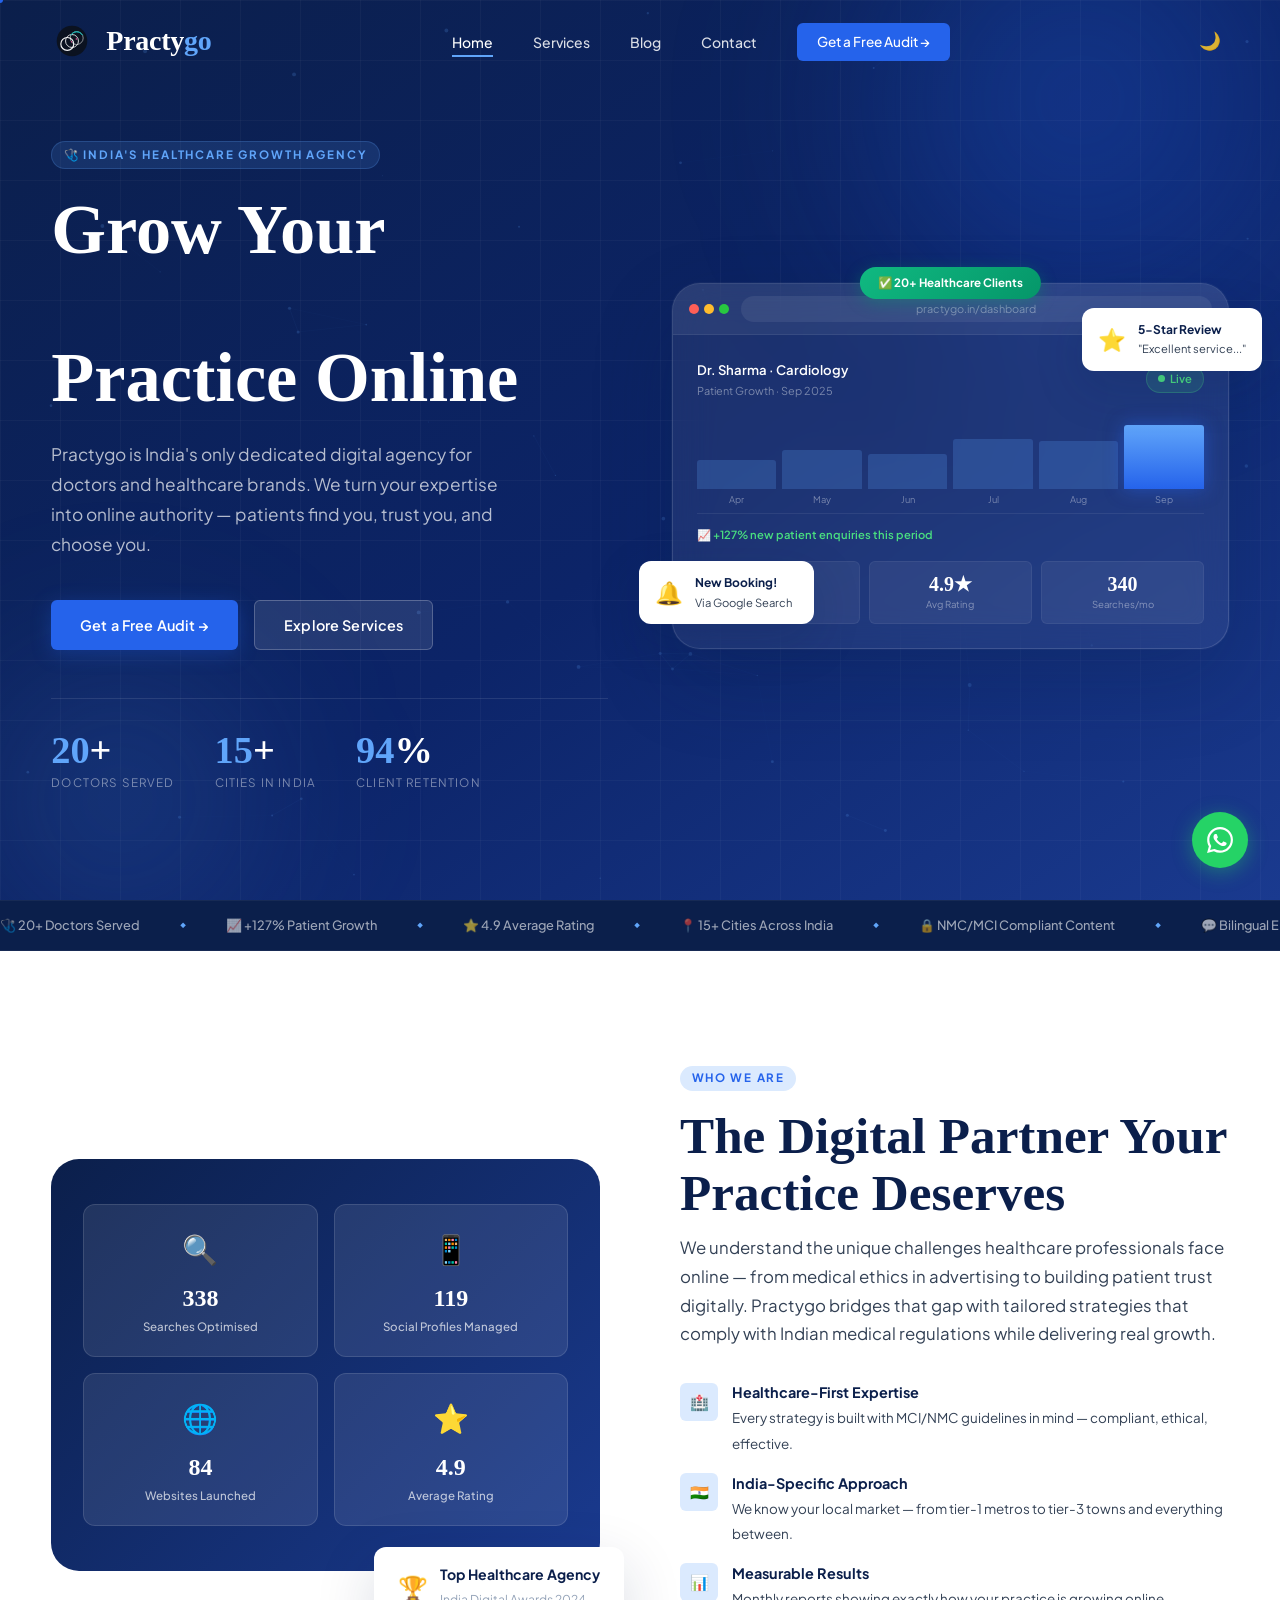
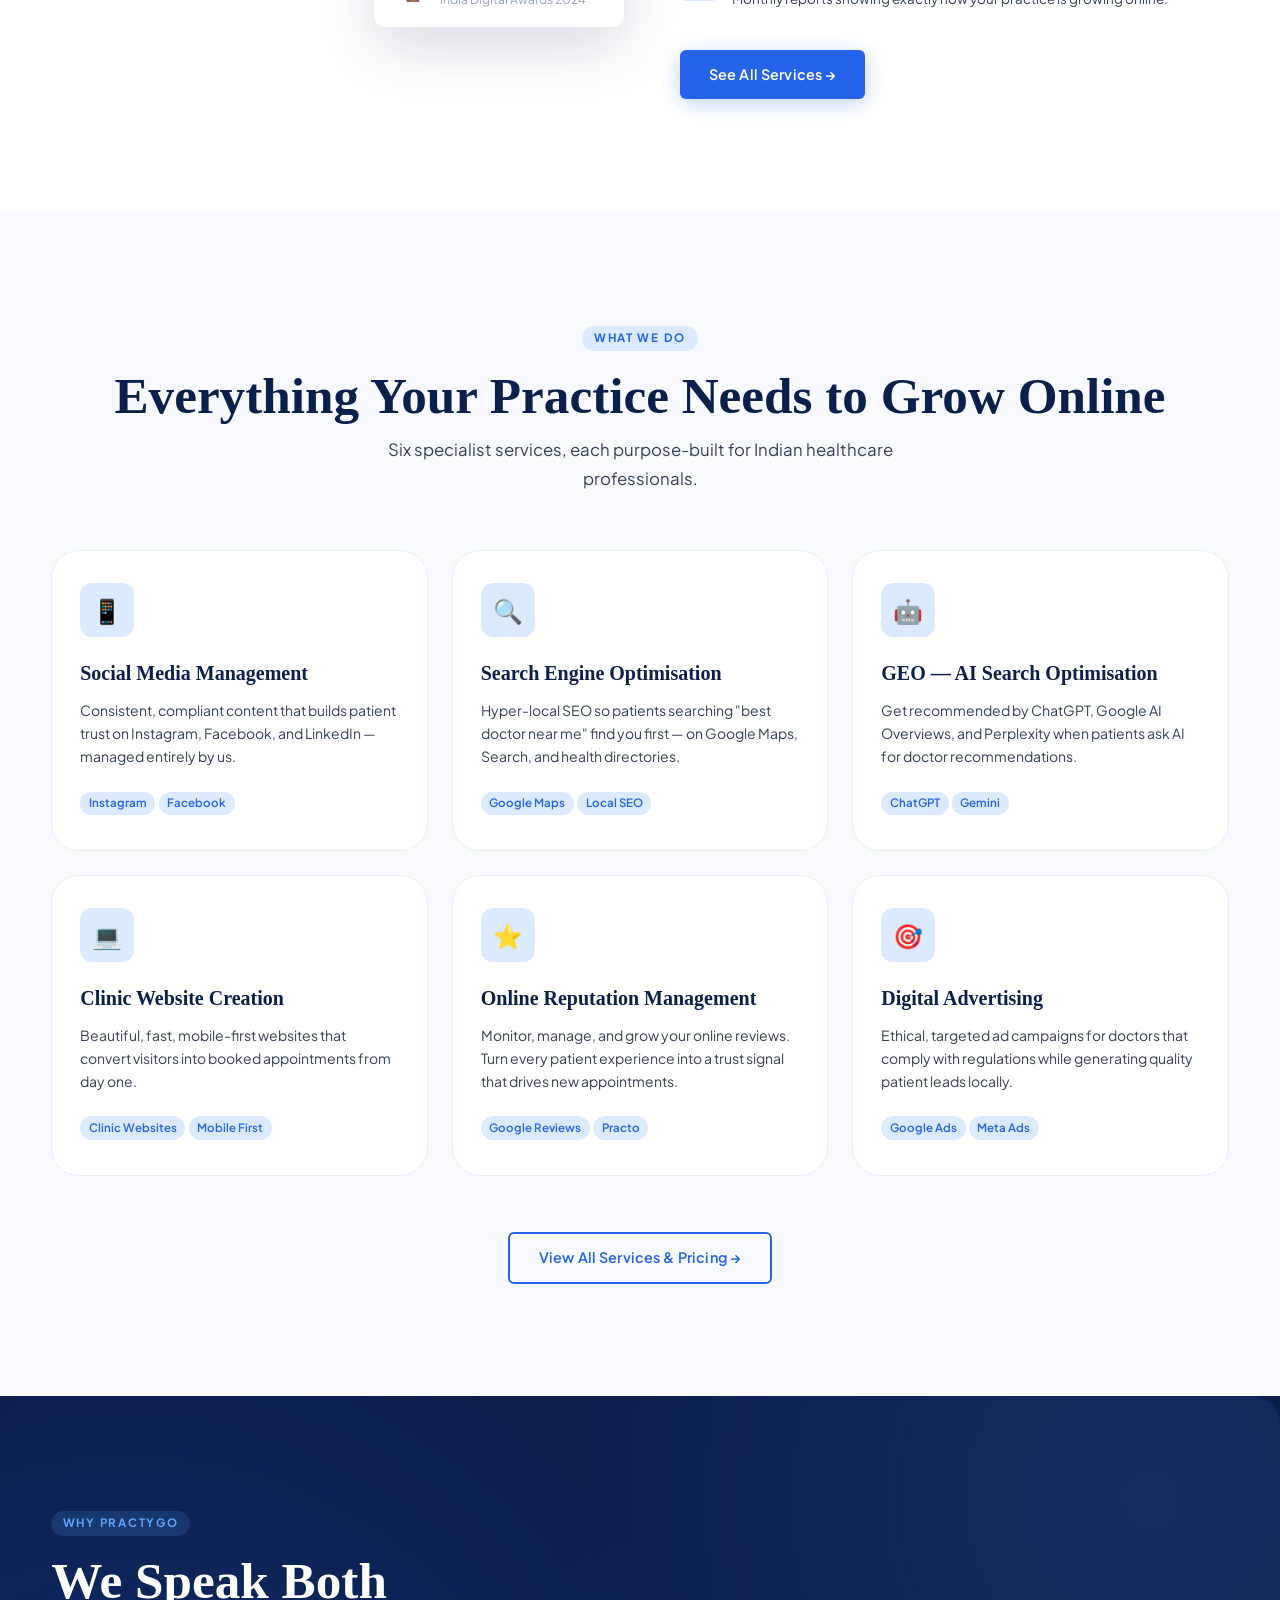
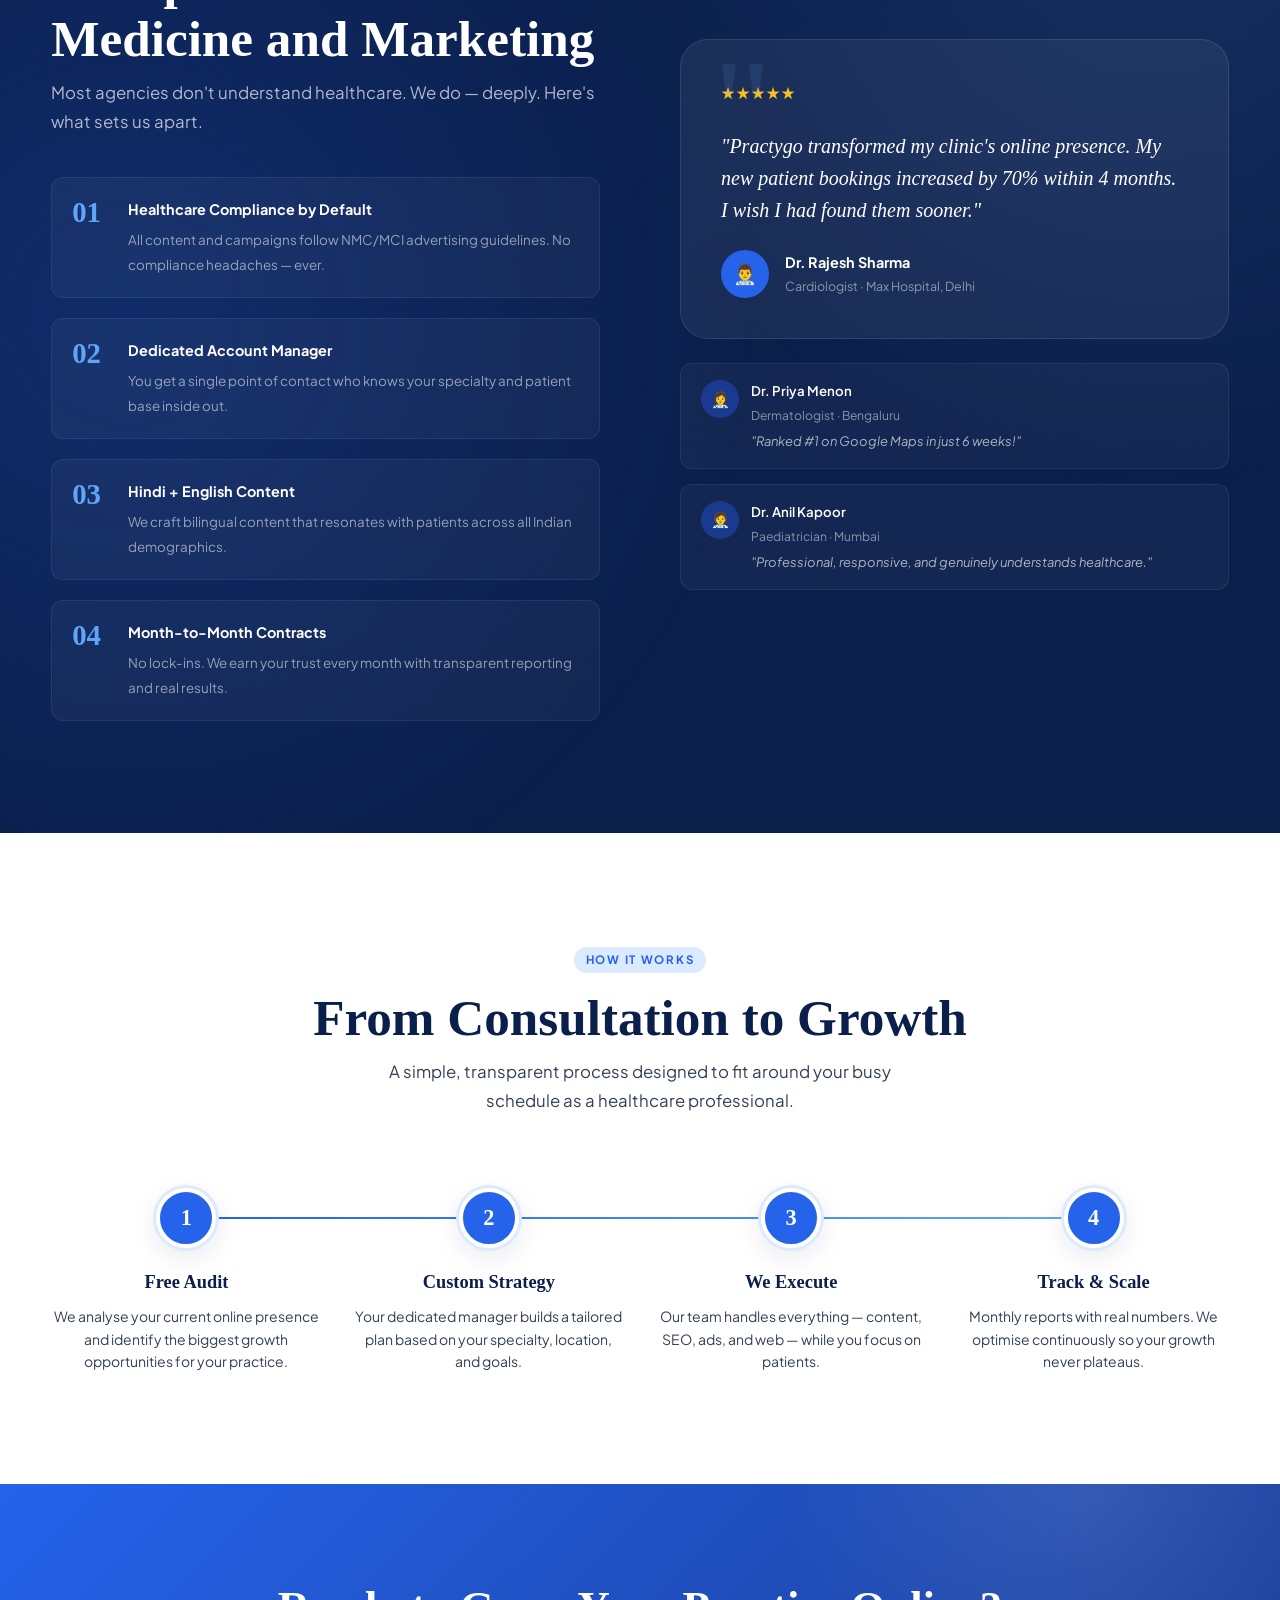
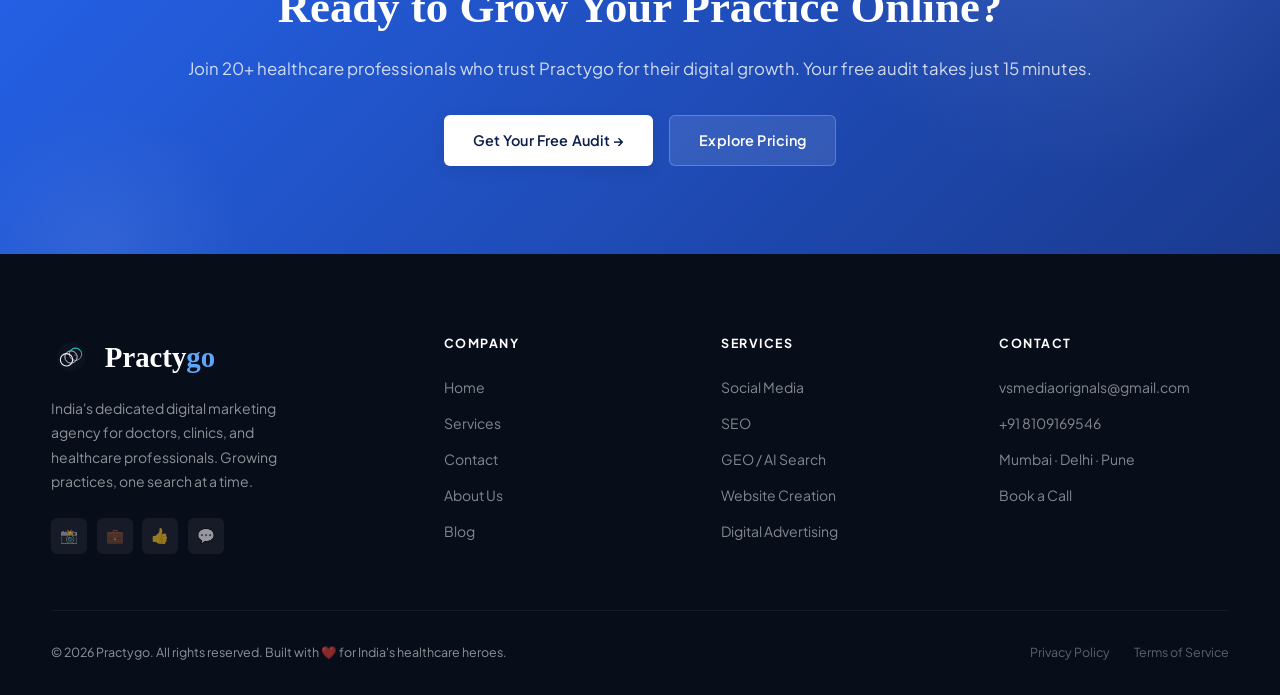
<file: index.html>
<!DOCTYPE html>
<html lang="en">

<head>
  <meta charset="UTF-8" />
  <meta name="viewport" content="width=device-width, initial-scale=1.0" />
  <title>Practygo — Digital Growth for Healthcare Professionals</title>
  <meta name="description"
    content="Practygo helps doctors and healthcare professionals in India grow their online presence through SEO, social media, GEO, and website creation." />
  <meta name="keywords"
    content="digital marketing for doctors India, healthcare SEO, medical practice online, doctor social media management, Practygo" />
  <meta name="robots" content="index, follow" />
  <link rel="canonical" href="https://practygo.in/" />
  <meta property="og:type" content="website" />
  <meta property="og:url" content="https://practygo.in/" />
  <meta property="og:title" content="Practygo — Digital Growth for Healthcare Professionals" />
  <meta property="og:description"
    content="India's dedicated digital agency for doctors & clinics. We help you rank on Google, grow on social media, and get more patients." />
  <meta property="og:site_name" content="Practygo" />
  <meta name="twitter:card" content="summary" />
  <meta name="twitter:title" content="Practygo — Digital Growth for Healthcare Professionals" />
  <meta name="twitter:description"
    content="India's dedicated digital agency for doctors & clinics. SEO, social media, websites & more." />
  <script
    type="application/ld+json">{"@context":"https://schema.org","@type":"ProfessionalService","name":"Practygo","url":"https://practygo.in","description":"India's dedicated digital marketing agency for doctors, clinics, and healthcare professionals.","areaServed":"India","serviceType":"Digital Marketing for Healthcare","telephone":"+918109169546","email":"vsmediaorignals@gmail.com","address":{"@type":"PostalAddress","addressLocality":"Mumbai","addressRegion":"Maharashtra","addressCountry":"IN"}}</script>
  <link rel="preconnect" href="https://fonts.googleapis.com" />
  <link rel="preconnect" href="https://fonts.gstatic.com" crossorigin />
  <link rel="stylesheet"
    href="https://fonts.googleapis.com/css2?family=Cormorant+Garant:ital,wght@0,400;0,600;0,700;1,400;1,700&family=Plus+Jakarta+Sans:wght@300;400;500;600;700&display=swap" />
  <link rel="stylesheet" href="styles.css" />
  <link rel="icon" href="FaviconLogo.svg" type="image/svg+xml" />
</head>

<body>

  <!-- Custom cursor -->
  <div class="cursor-dot" id="cursorDot"></div>
  <div class="cursor-ring" id="cursorRing"></div>

  <!-- WhatsApp FAB -->
  <a href="https://wa.me/918109169546" class="wa-fab" target="_blank" rel="noopener" title="Chat on WhatsApp">
    <svg width="26" height="26" viewBox="0 0 24 24" fill="currentColor">
      <path
        d="M17.472 14.382c-.297-.149-1.758-.867-2.03-.967-.273-.099-.471-.148-.67.15-.197.297-.767.966-.94 1.164-.173.199-.347.223-.644.075-.297-.15-1.255-.463-2.39-1.475-.883-.788-1.48-1.761-1.653-2.059-.173-.297-.018-.458.13-.606.134-.133.298-.347.446-.52.149-.174.198-.298.298-.497.099-.198.05-.371-.025-.52-.075-.149-.669-1.612-.916-2.207-.242-.579-.487-.5-.669-.51-.173-.008-.371-.01-.57-.01-.198 0-.52.074-.792.372-.272.297-1.04 1.016-1.04 2.479 0 1.462 1.065 2.875 1.213 3.074.149.198 2.096 3.2 5.077 4.487.709.306 1.262.489 1.694.625.712.227 1.36.195 1.871.118.571-.085 1.758-.719 2.006-1.413.248-.694.248-1.289.173-1.413-.074-.124-.272-.198-.57-.347m-5.421 7.403h-.004a9.87 9.87 0 01-5.031-1.378l-.361-.214-3.741.982.998-3.648-.235-.374a9.86 9.86 0 01-1.51-5.26c.001-5.45 4.436-9.884 9.888-9.884 2.64 0 5.122 1.03 6.988 2.898a9.825 9.825 0 012.893 6.994c-.003 5.45-4.437 9.884-9.885 9.884m8.413-18.297A11.815 11.815 0 0012.05 0C5.495 0 .16 5.335.157 11.892c0 2.096.547 4.142 1.588 5.945L.057 24l6.305-1.654a11.882 11.882 0 005.683 1.448h.005c6.554 0 11.89-5.335 11.893-11.893a11.821 11.821 0 00-3.48-8.413z" />
    </svg>
  </a>

  <nav class="nav" id="nav">
    <div class="container nav-inner">
      <a href="index.html" class="logo">
        <img src="FaviconLogo.svg" alt="Practygo Logo"
          style="display:inline;height:42px;width:42px;vertical-align:middle;margin-right:0.4rem;position:relative;top:-3px;">
        Practy<span>go</span>
      </a>
      <div class="nav-links">
        <a href="index.html" class="active">Home</a>
        <a href="services.html">Services</a>
        <a href="blog.html">Blog</a>
        <a href="contact.html">Contact</a>
        <a href="contact.html" class="nav-cta">Get a Free Audit →</a>
      </div>
      <div style="display:flex;align-items:center;gap:.5rem">
        <button class="theme-toggle" id="themeToggle" title="Toggle dark mode">🌙</button>
        <button class="hamburger" aria-label="Open menu"><span></span><span></span><span></span></button>
      </div>
    </div>
  </nav>

  <div class="mobile-nav">
    <button class="mobile-close">✕</button>
    <a href="index.html">Home</a>
    <a href="services.html">Services</a>
    <a href="blog.html">Blog</a>
    <a href="contact.html">Contact</a>
    <a href="contact.html" class="btn btn-primary" style="font-size:1rem;margin-top:1rem">Get a Free Audit</a>
  </div>

  <!-- HERO -->
  <section class="hero" id="hero">
    <div class="hero-orb hero-orb-1"></div>
    <div class="hero-orb hero-orb-2"></div>
    <div class="hero-grid"></div>
    <canvas class="hero-canvas" id="heroCanvas"></canvas>
    <div class="container">
      <div class="hero-inner">
        <div class="hero-content">
          <span class="hero-label">🩺 India's Healthcare Growth Agency</span>
          <h1>Grow Your<br><em class="word-cycle" id="wordCycle">Medical</em><br>Practice Online</h1>
          <p class="hero-desc">Practygo is India's only dedicated digital agency for doctors and healthcare brands. We
            turn your expertise into online authority — patients find you, trust you, and choose you.</p>
          <div class="hero-actions">
            <a href="contact.html" class="btn btn-primary magnetic-btn">Get a Free Audit →</a>
            <a href="services.html" class="btn btn-ghost">Explore Services</a>
          </div>
          <div class="hero-stats">
            <div class="stat-item">
              <div class="stat-num"><span data-target="20">0</span>+</div>
              <div class="stat-label">Doctors Served</div>
            </div>
            <div class="stat-item">
              <div class="stat-num"><span data-target="15">0</span>+</div>
              <div class="stat-label">Cities in India</div>
            </div>
            <div class="stat-item">
              <div class="stat-num"><span data-target="94">0</span>%</div>
              <div class="stat-label">Client Retention</div>
            </div>
          </div>
        </div>

        <div class="hero-visual">
          <div class="hero-badge">✅ 20+ Healthcare Clients</div>
          <div class="dash-wrap">
            <div class="dash-chrome">
              <div class="dash-dots"><span></span><span></span><span></span></div>
              <div class="dash-addr">practygo.in/dashboard</div>
            </div>
            <div class="dash-body">
              <div class="dash-header-row">
                <div>
                  <div class="dash-clinic">Dr. Sharma · Cardiology</div>
                  <div class="dash-period">Patient Growth · Sep 2025</div>
                </div>
                <div class="live-pill"><span class="pulse-dot"></span> Live</div>
              </div>
              <div class="bar-chart-wrap">
                <div class="bar-chart">
                  <div class="bar" style="--h:42%"><span>Apr</span></div>
                  <div class="bar" style="--h:55%"><span>May</span></div>
                  <div class="bar" style="--h:50%"><span>Jun</span></div>
                  <div class="bar" style="--h:72%"><span>Jul</span></div>
                  <div class="bar" style="--h:68%"><span>Aug</span></div>
                  <div class="bar bar-hi" style="--h:91%"><span>Sep</span></div>
                </div>
              </div>
              <div class="chart-tag">📈 +127% new patient enquiries this period</div>
              <div class="dash-kpi-row">
                <div class="kpi">
                  <div class="kpi-val">#1</div>
                  <div class="kpi-lbl">Google Maps</div>
                </div>
                <div class="kpi">
                  <div class="kpi-val">4.9★</div>
                  <div class="kpi-lbl">Avg Rating</div>
                </div>
                <div class="kpi">
                  <div class="kpi-val">340</div>
                  <div class="kpi-lbl">Searches/mo</div>
                </div>
              </div>
            </div>
          </div>
          <div class="fl-card fl-a">
            <div class="fl-icon">🔔</div>
            <div><strong>New Booking!</strong><span>Via Google Search</span></div>
          </div>
          <div class="fl-card fl-b">
            <div class="fl-icon">⭐</div>
            <div><strong>5-Star Review</strong><span>"Excellent service..."</span></div>
          </div>
        </div>
      </div>
    </div>
  </section>

  <!-- MARQUEE STRIP -->
  <div class="marquee-wrap">
    <div class="marquee-track">
      <span>🩺 20+ Doctors Served</span><span class="mdot">◆</span>
      <span>📈 +127% Patient Growth</span><span class="mdot">◆</span>
      <span>⭐ 4.9 Average Rating</span><span class="mdot">◆</span>
      <span>📍 15+ Cities Across India</span><span class="mdot">◆</span>
      <span>🔒 NMC/MCI Compliant Content</span><span class="mdot">◆</span>
      <span>💬 Bilingual EN + हिंदी</span><span class="mdot">◆</span>
      <span>📅 Month-to-Month Plans</span><span class="mdot">◆</span>
      <!-- duplicate for seamless loop -->
      <span>🩺 20+ Doctors Served</span><span class="mdot">◆</span>
      <span>📈 +127% Patient Growth</span><span class="mdot">◆</span>
      <span>⭐ 4.9 Average Rating</span><span class="mdot">◆</span>
      <span>📍 15+ Cities Across India</span><span class="mdot">◆</span>
      <span>🔒 NMC/MCI Compliant Content</span><span class="mdot">◆</span>
      <span>💬 Bilingual EN + हिंदी</span><span class="mdot">◆</span>
      <span>📅 Month-to-Month Plans</span><span class="mdot">◆</span>
    </div>
  </div>

  <!-- ABOUT -->
  <section class="about-strip">
    <div class="container">
      <div class="about-strip-inner">
        <div class="about-visual reveal">
          <div class="about-img-wrap">
            <div class="about-img-placeholder">
              <div class="about-mini-card">
                <div class="icon">🔍</div><strong data-target="340">0</strong>
                <p>Searches Optimised</p>
              </div>
              <div class="about-mini-card">
                <div class="icon">📱</div><strong data-target="120">0</strong>
                <p>Social Profiles Managed</p>
              </div>
              <div class="about-mini-card">
                <div class="icon">🌐</div><strong data-target="85">0</strong>
                <p>Websites Launched</p>
              </div>
              <div class="about-mini-card">
                <div class="icon">⭐</div><strong>4.9</strong>
                <p>Average Rating</p>
              </div>
            </div>
          </div>
          <div class="about-badge">
            <div class="about-badge-icon">🏆</div>
            <div class="about-badge-text">
              <strong>Top Healthcare Agency</strong>
              <span>India Digital Awards 2024</span>
            </div>
          </div>
        </div>
        <div class="about-content reveal">
          <span class="section-label">Who We Are</span>
          <h2 class="section-title">The Digital Partner Your Practice Deserves</h2>
          <p class="section-sub">We understand the unique challenges healthcare professionals face online — from medical
            ethics in advertising to building patient trust digitally. Practygo bridges that gap with tailored
            strategies that comply with Indian medical regulations while delivering real growth.</p>
          <div class="about-features">
            <div class="about-feature">
              <div class="about-feature-icon">🏥</div>
              <div class="about-feature-text"><strong>Healthcare-First Expertise</strong><span>Every strategy is built
                  with MCI/NMC guidelines in mind — compliant, ethical, effective.</span></div>
            </div>
            <div class="about-feature">
              <div class="about-feature-icon">🇮🇳</div>
              <div class="about-feature-text"><strong>India-Specific Approach</strong><span>We know your local market —
                  from tier-1 metros to tier-3 towns and everything between.</span></div>
            </div>
            <div class="about-feature">
              <div class="about-feature-icon">📊</div>
              <div class="about-feature-text"><strong>Measurable Results</strong><span>Monthly reports showing exactly
                  how your practice is growing online.</span></div>
            </div>
          </div>
          <div style="margin-top:2.5rem"><a href="services.html" class="btn btn-primary magnetic-btn">See All Services
              →</a></div>
        </div>
      </div>
    </div>
  </section>

  <!-- SERVICES -->
  <section class="services-section">
    <div class="container">
      <div class="services-header reveal">
        <span class="section-label">What We Do</span>
        <h2 class="section-title">Everything Your Practice Needs to Grow Online</h2>
        <p class="section-sub">Six specialist services, each purpose-built for Indian healthcare professionals.</p>
      </div>
      <div class="services-grid">
        <div class="service-card reveal" data-tilt>
          <div class="service-icon">📱</div>
          <h3>Social Media Management</h3>
          <p>Consistent, compliant content that builds patient trust on Instagram, Facebook, and LinkedIn — managed
            entirely by us.</p>
          <div><span class="service-tag">Instagram</span><span class="service-tag">Facebook</span></div>
        </div>
        <div class="service-card reveal" data-tilt>
          <div class="service-icon">🔍</div>
          <h3>Search Engine Optimisation</h3>
          <p>Hyper-local SEO so patients searching "best doctor near me" find you first — on Google Maps, Search, and
            health directories.</p>
          <div><span class="service-tag">Google Maps</span><span class="service-tag">Local SEO</span></div>
        </div>
        <div class="service-card reveal" data-tilt>
          <div class="service-icon">🤖</div>
          <h3>GEO — AI Search Optimisation</h3>
          <p>Get recommended by ChatGPT, Google AI Overviews, and Perplexity when patients ask AI for doctor
            recommendations.</p>
          <div><span class="service-tag">ChatGPT</span><span class="service-tag">Gemini</span></div>
        </div>
        <div class="service-card reveal" data-tilt>
          <div class="service-icon">💻</div>
          <h3>Clinic Website Creation</h3>
          <p>Beautiful, fast, mobile-first websites that convert visitors into booked appointments from day one.</p>
          <div><span class="service-tag">Clinic Websites</span><span class="service-tag">Mobile First</span></div>
        </div>
        <div class="service-card reveal" data-tilt>
          <div class="service-icon">⭐</div>
          <h3>Online Reputation Management</h3>
          <p>Monitor, manage, and grow your online reviews. Turn every patient experience into a trust signal that
            drives new appointments.</p>
          <div><span class="service-tag">Google Reviews</span><span class="service-tag">Practo</span></div>
        </div>
        <div class="service-card reveal" data-tilt>
          <div class="service-icon">🎯</div>
          <h3>Digital Advertising</h3>
          <p>Ethical, targeted ad campaigns for doctors that comply with regulations while generating quality patient
            leads locally.</p>
          <div><span class="service-tag">Google Ads</span><span class="service-tag">Meta Ads</span></div>
        </div>
      </div>
      <div style="text-align:center;margin-top:3.5rem" class="reveal">
        <a href="services.html" class="btn btn-outline">View All Services &amp; Pricing →</a>
      </div>
    </div>
  </section>

  <!-- WHY US -->
  <section class="why-section">
    <div class="container">
      <div class="why-inner">
        <div class="why-content reveal">
          <span class="section-label">Why Practygo</span>
          <h2 class="section-title">We Speak Both Medicine and Marketing</h2>
          <p class="section-sub">Most agencies don't understand healthcare. We do — deeply. Here's what sets us apart.
          </p>
          <div class="why-reasons">
            <div class="why-reason">
              <div class="why-reason-num">01</div>
              <div class="why-reason-text"><strong>Healthcare Compliance by Default</strong><span>All content and
                  campaigns follow NMC/MCI advertising guidelines. No compliance headaches — ever.</span></div>
            </div>
            <div class="why-reason">
              <div class="why-reason-num">02</div>
              <div class="why-reason-text"><strong>Dedicated Account Manager</strong><span>You get a single point of
                  contact who knows your specialty and patient base inside out.</span></div>
            </div>
            <div class="why-reason">
              <div class="why-reason-num">03</div>
              <div class="why-reason-text"><strong>Hindi + English Content</strong><span>We craft bilingual content that
                  resonates with patients across all Indian demographics.</span></div>
            </div>
            <div class="why-reason">
              <div class="why-reason-num">04</div>
              <div class="why-reason-text"><strong>Month-to-Month Contracts</strong><span>No lock-ins. We earn your
                  trust every month with transparent reporting and real results.</span></div>
            </div>
          </div>
        </div>
        <div class="reveal">
          <div class="testimonial-card">
            <div class="testimonial-stars">★★★★★</div>
            <p class="testimonial-quote">"Practygo transformed my clinic's online presence. My new patient bookings
              increased by 70% within 4 months. I wish I had found them sooner."</p>
            <div class="testimonial-author">
              <div class="testimonial-avatar">👨‍⚕️</div>
              <div>
                <div class="testimonial-name">Dr. Rajesh Sharma</div>
                <div class="testimonial-role">Cardiologist · Max Hospital, Delhi</div>
              </div>
            </div>
          </div>
          <div class="testimonial-mini-list">
            <div class="tcard-mini">
              <div class="tcard-mini-avatar">👩‍⚕️</div>
              <div class="tcard-mini-text"><strong>Dr. Priya Menon</strong><span>Dermatologist · Bengaluru</span>
                <p>"Ranked #1 on Google Maps in just 6 weeks!"</p>
              </div>
            </div>
            <div class="tcard-mini">
              <div class="tcard-mini-avatar">🧑‍⚕️</div>
              <div class="tcard-mini-text"><strong>Dr. Anil Kapoor</strong><span>Paediatrician · Mumbai</span>
                <p>"Professional, responsive, and genuinely understands healthcare."</p>
              </div>
            </div>
          </div>
        </div>
      </div>
    </div>
  </section>

  <!-- PROCESS -->
  <section class="process-section">
    <div class="container">
      <div class="process-header reveal">
        <span class="section-label">How It Works</span>
        <h2 class="section-title">From Consultation to Growth</h2>
        <p class="section-sub">A simple, transparent process designed to fit around your busy schedule as a healthcare
          professional.</p>
      </div>
      <div class="process-steps" id="processSteps">
        <div class="process-connector" id="processConnector"></div>
        <div class="process-step reveal">
          <div class="step-number">1</div>
          <h3>Free Audit</h3>
          <p>We analyse your current online presence and identify the biggest growth opportunities for your practice.
          </p>
        </div>
        <div class="process-step reveal">
          <div class="step-number">2</div>
          <h3>Custom Strategy</h3>
          <p>Your dedicated manager builds a tailored plan based on your specialty, location, and goals.</p>
        </div>
        <div class="process-step reveal">
          <div class="step-number">3</div>
          <h3>We Execute</h3>
          <p>Our team handles everything — content, SEO, ads, and web — while you focus on patients.</p>
        </div>
        <div class="process-step reveal">
          <div class="step-number">4</div>
          <h3>Track &amp; Scale</h3>
          <p>Monthly reports with real numbers. We optimise continuously so your growth never plateaus.</p>
        </div>
      </div>
    </div>
  </section>

  <!-- CTA -->
  <section class="cta-band">
    <div class="container">
      <div class="reveal">
        <h2>Ready to Grow Your Practice Online?</h2>
        <p>Join 20+ healthcare professionals who trust Practygo for their digital growth. Your free audit takes just 15
          minutes.</p>
        <div class="cta-band-actions">
          <a href="contact.html" class="btn btn-white magnetic-btn">Get Your Free Audit →</a>
          <a href="services.html" class="btn btn-ghost">Explore Pricing</a>
        </div>
      </div>
    </div>
  </section>

  <!-- FOOTER -->
  <footer>
    <div class="container">
      <div class="footer-top">
        <div class="footer-brand">
          <div class="logo-foot">
            <img src="FaviconLogo.svg" alt="Practygo Logo"
              style="display:inline;height:40px;width:40px;vertical-align:middle;margin-right:0.4rem;position:relative;top:-3px;">
            Practy<span>go</span>
          </div>
          <p>India's dedicated digital marketing agency for doctors, clinics, and healthcare professionals. Growing
            practices, one search at a time.</p>
          <div class="footer-brand-social">
            <a href="https://www.instagram.com/practygo/" class="footer-social-btn" target="_blank" rel="noopener">📸</a>
            <a href="https://www.linkedin.com/company/practygo/" class="footer-social-btn" target="_blank" rel="noopener">💼</a>
            <a href="https://www.facebook.com/people/Practygo/61564840301220/" class="footer-social-btn" target="_blank" rel="noopener">👍</a>
            <a href="https://x.com/Practygo" class="footer-social-btn" target="_blank" rel="noopener">💬</a>
          </div>
        </div>
        <div class="footer-col">
          <h4>Company</h4>
          <ul>
            <li><a href="index.html">Home</a></li>
            <li><a href="services.html">Services</a></li>
            <li><a href="contact.html">Contact</a></li>
            <li><a href="#">About Us</a></li>
            <li><a href="blog.html">Blog</a></li>
          </ul>
        </div>
        <div class="footer-col">
          <h4>Services</h4>
          <ul>
            <li><a href="services.html">Social Media</a></li>
            <li><a href="services.html">SEO</a></li>
            <li><a href="services.html">GEO / AI Search</a></li>
            <li><a href="services.html">Website Creation</a></li>
            <li><a href="services.html">Digital Advertising</a></li>
          </ul>
        </div>
        <div class="footer-col">
          <h4>Contact</h4>
          <ul>
            <li><a href="mailto:vsmediaorignals@gmail.com">vsmediaorignals@gmail.com</a></li>
            <li><a href="tel:+918109169546">+91 8109169546</a></li>
            <li><a href="#">Mumbai · Delhi · Pune</a></li>
            <li><a href="contact.html">Book a Call</a></li>
          </ul>
        </div>
      </div>
      <div class="footer-bottom">
        <p>© 2026 Practygo. All rights reserved. Built with ❤️ for India's healthcare heroes.</p>
        <div class="footer-legal">
          <a href="#">Privacy Policy</a>
          <a href="#">Terms of Service</a>
        </div>
      </div>
    </div>
  </footer>

  <script src="script.js"></script>
</body>

</html>
</file>
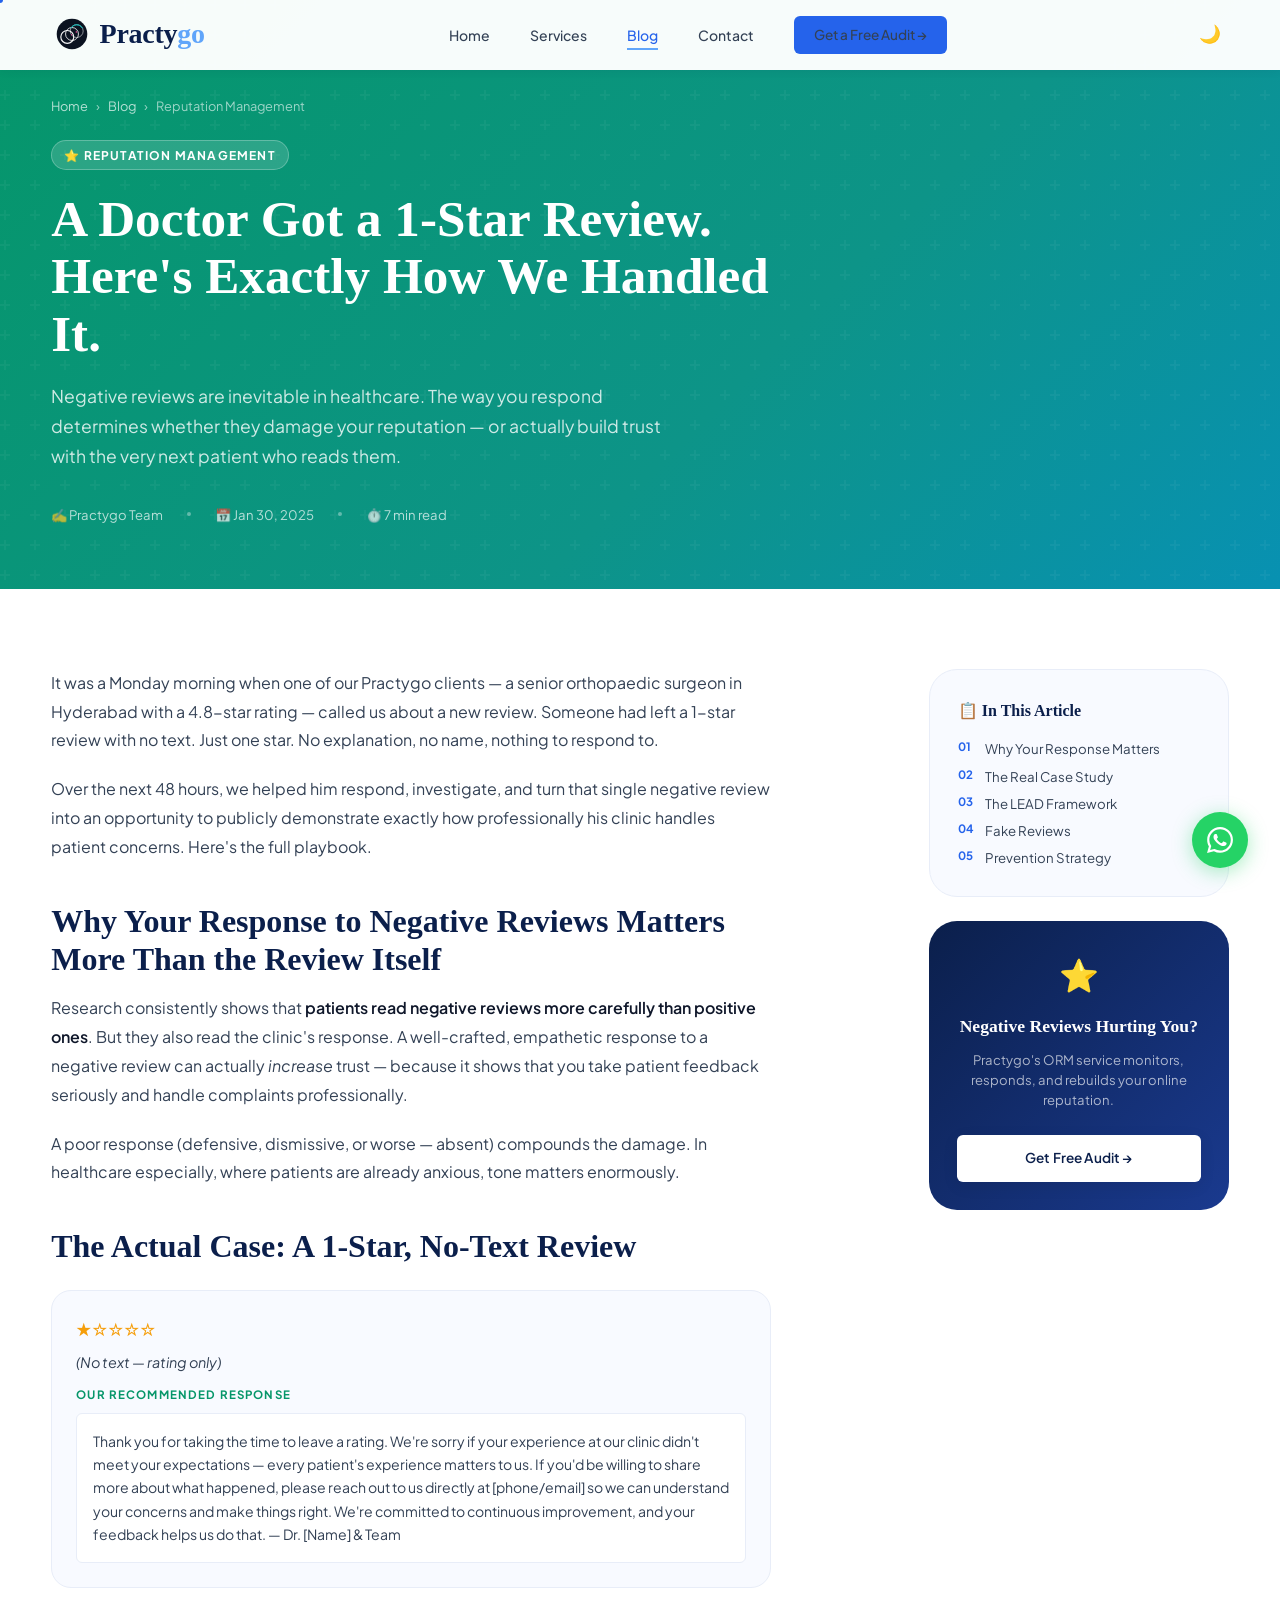
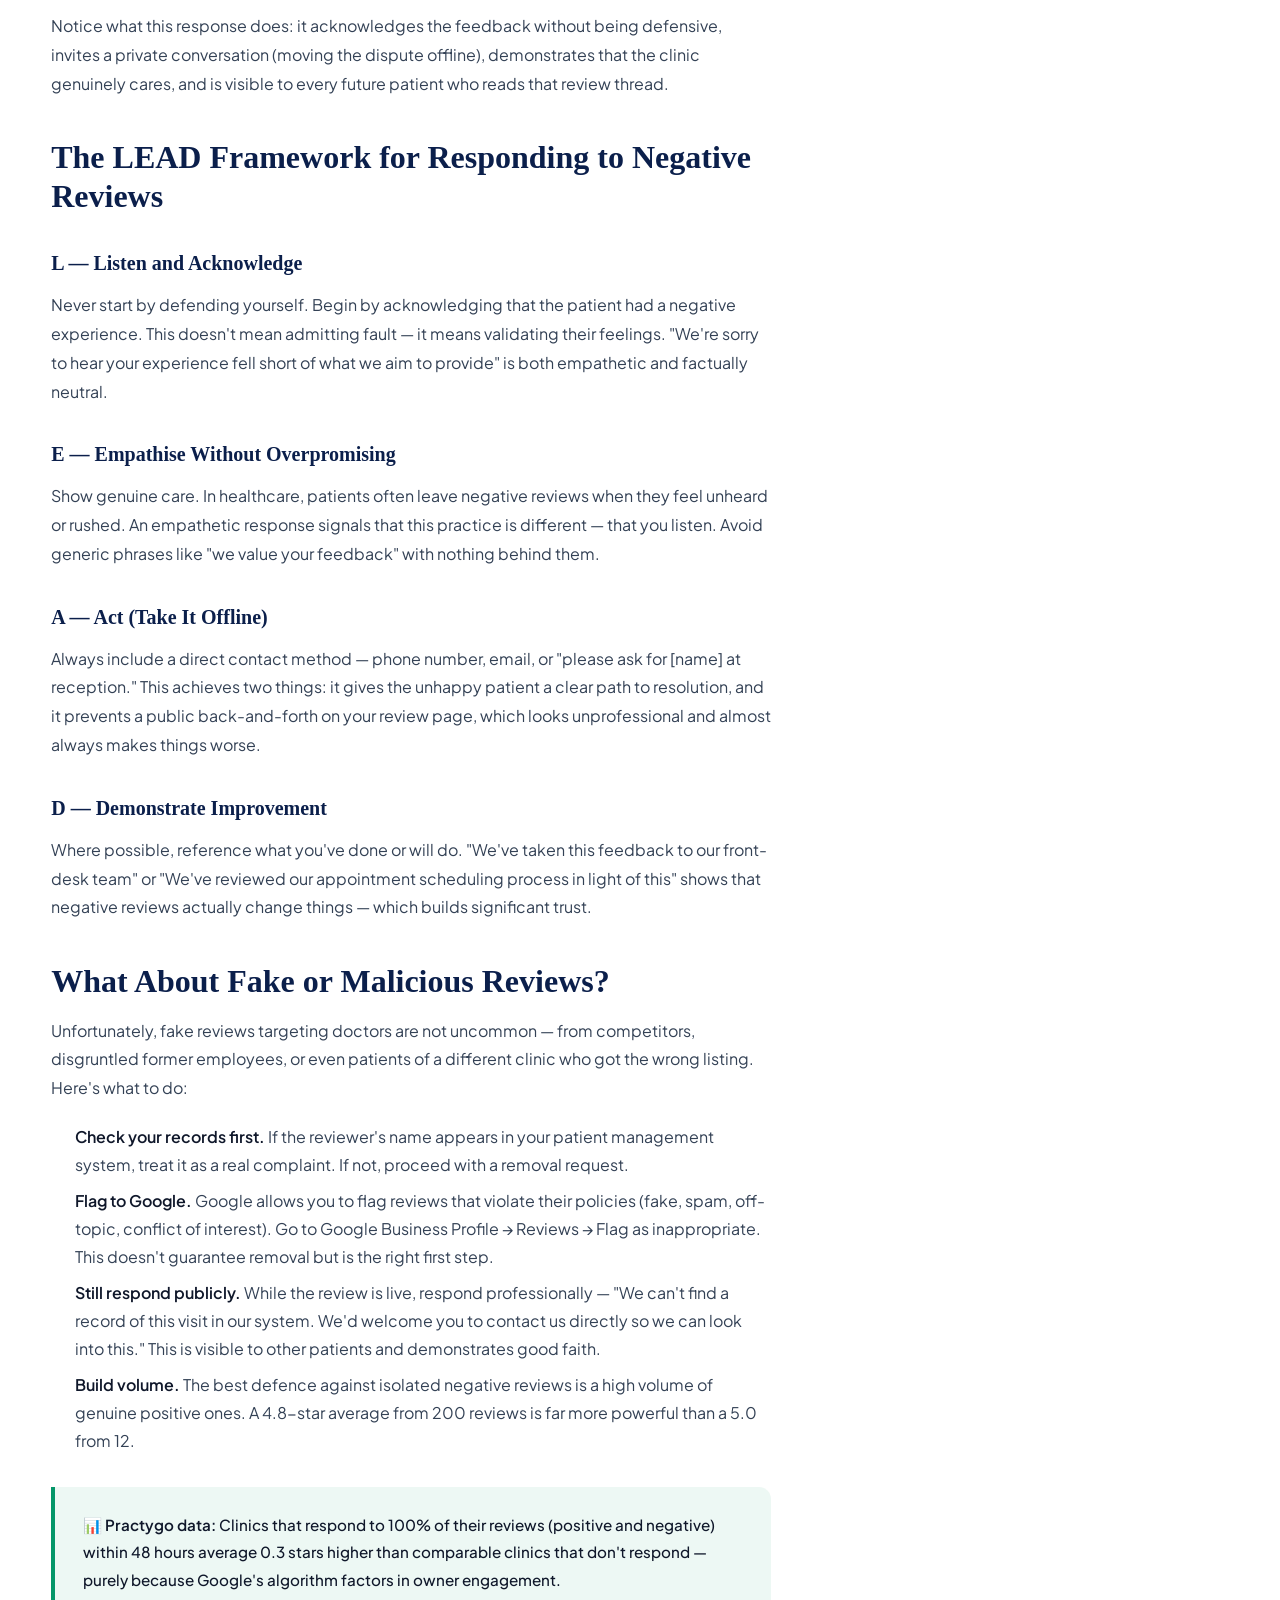
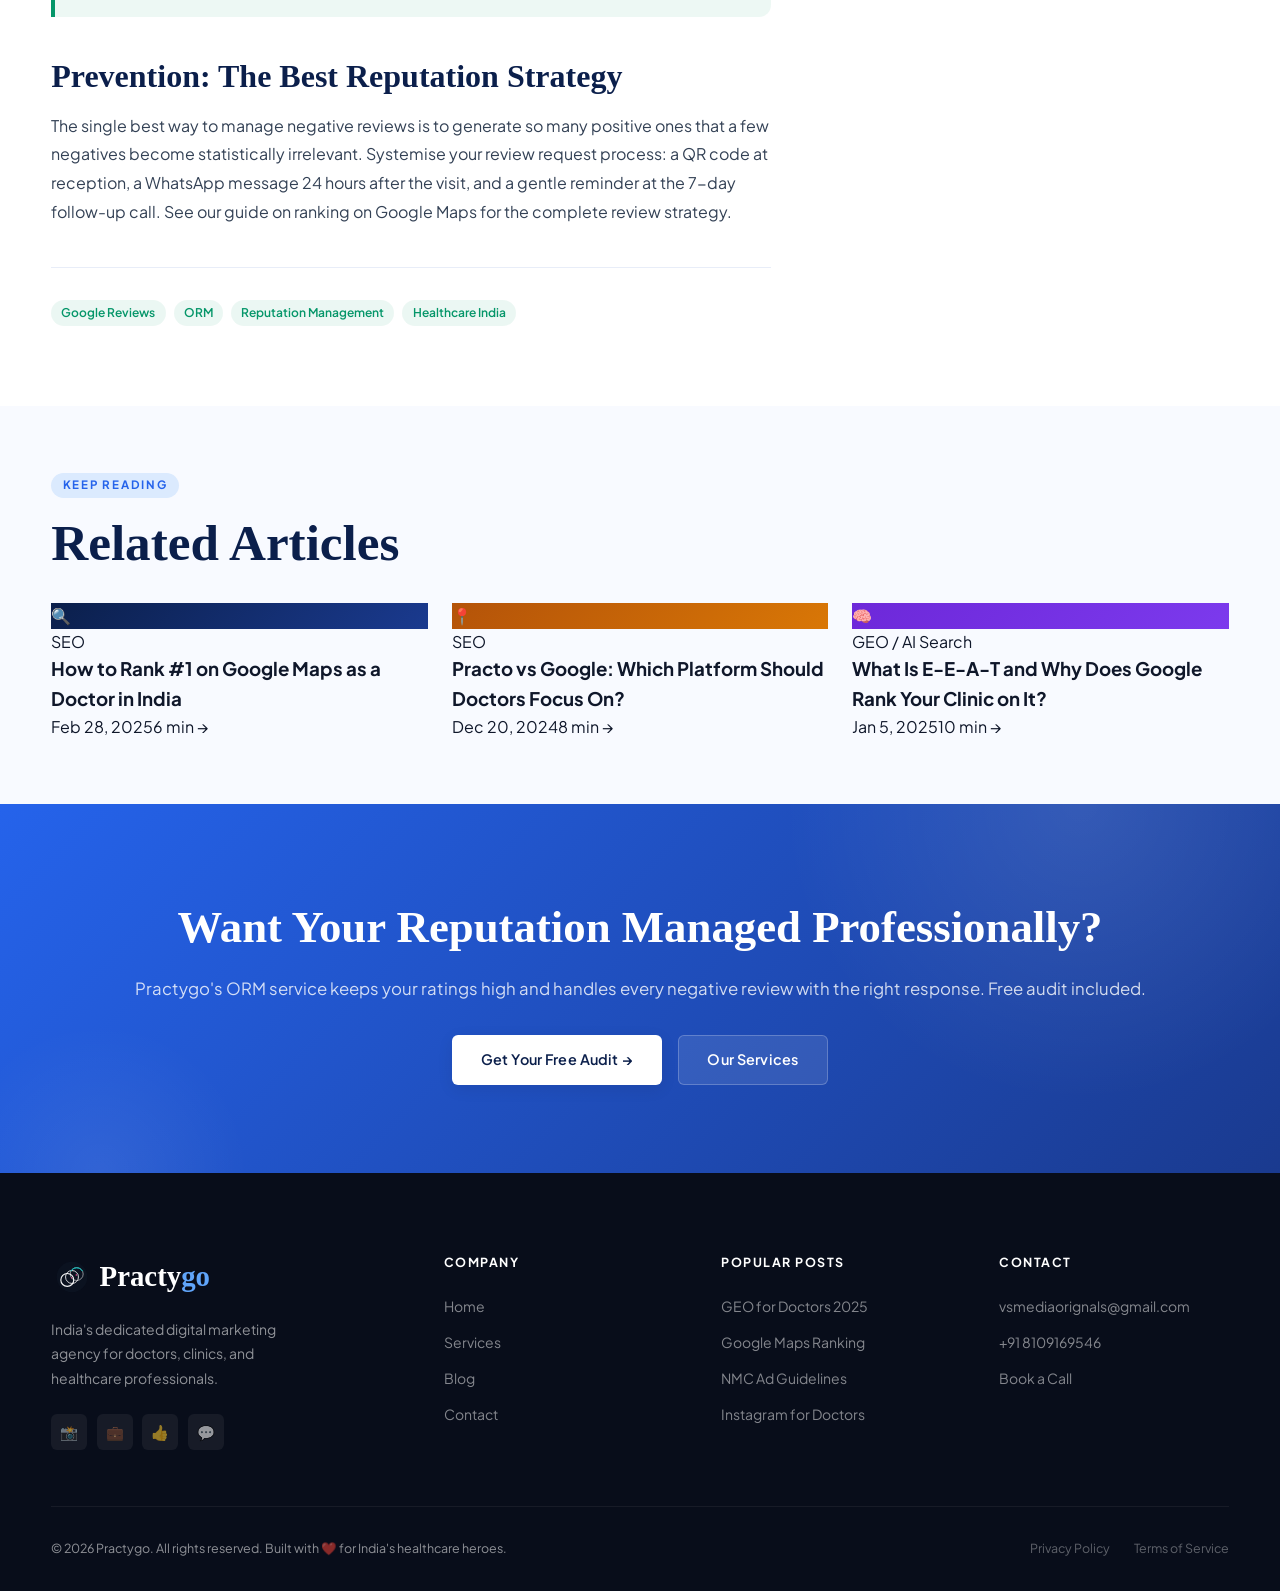
<file: blog-1-star-review-handled.html>
<!DOCTYPE html>
<html lang="en">
<head>
  <meta charset="UTF-8"/><meta name="viewport" content="width=device-width, initial-scale=1.0"/>
  <title>A Doctor Got a 1-Star Review. Here's Exactly How We Handled It. | Practygo</title>
  <meta name="description" content="Negative reviews are inevitable in healthcare. The way you respond determines whether they damage your reputation — or actually build trust with prospective patients."/>
  <meta name="robots" content="index, follow"/>
  <link rel="canonical" href="https://practygo.in/blog-1-star-review-handled.html"/>
  <meta property="og:type" content="article"/><meta property="og:url" content="https://practygo.in/blog-1-star-review-handled.html"/>
  <meta property="og:title" content="A Doctor Got a 1-Star Review. Here's Exactly How We Handled It."/><meta property="og:site_name" content="Practygo"/>
  <script type="application/ld+json">{"@context":"https://schema.org","@type":"BlogPosting","headline":"A Doctor Got a 1-Star Review. Here's Exactly How We Handled It.","description":"Negative reviews are inevitable in healthcare. The way you respond determines whether they damage your reputation or build trust.","url":"https://practygo.in/blog-1-star-review-handled.html","datePublished":"2025-01-30","dateModified":"2026-03-21","author":{"@type":"Person","name":"Practygo Team","url":"https://practygo.in"},"publisher":{"@type":"Organization","name":"Practygo","url":"https://practygo.in"},"keywords":"doctor negative review response, Google review management healthcare, online reputation management doctors India","articleSection":"Reputation Management","timeRequired":"PT7M"}</script>
  <script type="application/ld+json">{"@context":"https://schema.org","@type":"BreadcrumbList","itemListElement":[{"@type":"ListItem","position":1,"name":"Home","item":"https://practygo.in"},{"@type":"ListItem","position":2,"name":"Blog","item":"https://practygo.in/blog.html"},{"@type":"ListItem","position":3,"name":"A Doctor Got a 1-Star Review. Here's Exactly How We Handled It.","item":"https://practygo.in/blog-1-star-review-handled.html"}]}</script>
  <link rel="preconnect" href="https://fonts.googleapis.com"/><link rel="preconnect" href="https://fonts.gstatic.com" crossorigin/>
  <link rel="stylesheet" href="https://fonts.googleapis.com/css2?family=Cormorant+Garant:ital,wght@0,400;0,600;0,700;1,400;1,700&family=Plus+Jakarta+Sans:wght@300;400;500;600;700&display=swap"/>
  <link rel="stylesheet" href="styles.css"/>
  <link rel="icon" href="FaviconLogo.svg" type="image/svg+xml"/>
  <style>
    .article-hero{background:linear-gradient(135deg,#059669 0%,#0d9488 60%,#0891b2 100%);padding:6rem 0 4rem;position:relative;overflow:hidden}
    .article-hero::before{content:'';position:absolute;inset:0;background:url("data:image/svg+xml,%3Csvg width='60' height='60' viewBox='0 0 60 60' xmlns='http://www.w3.org/2000/svg'%3E%3Cg fill='none'%3E%3Cg fill='%23ffffff' fill-opacity='0.04'%3E%3Cpath d='M36 34v-4h-2v4h-4v2h4v4h2v-4h4v-2h-4zm0-30V0h-2v4h-4v2h4v4h2V6h4V4h-4zM6 34v-4H4v4H0v2h4v4h2v-4h4v-2H6zM6 4V0H4v4H0v2h4v4h2V6h4V4H6z'/%3E%3C/g%3E%3C/g%3E%3C/svg%3E")}
    .article-hero-inner{position:relative;z-index:1;max-width:780px}
    .article-cat-badge{display:inline-block;background:rgba(255,255,255,.15);border:1px solid rgba(255,255,255,.25);color:white;font-size:.75rem;font-weight:700;letter-spacing:.1em;text-transform:uppercase;padding:.35em 1em;border-radius:100px;margin-bottom:1.25rem}
    .article-hero h1{font-family:var(--font-display);font-size:clamp(2rem,4.5vw,3.2rem);font-weight:700;color:white;line-height:1.12;margin-bottom:1.25rem}
    .article-hero-desc{font-size:1.1rem;color:rgba(255,255,255,.8);line-height:1.7;margin-bottom:2rem;max-width:640px}
    .article-meta{display:flex;align-items:center;gap:1.25rem;flex-wrap:wrap}
    .article-meta-item{font-size:.82rem;color:rgba(255,255,255,.7)}
    .article-meta-divider{width:4px;height:4px;background:rgba(255,255,255,.35);border-radius:50%}
    .article-body-wrap{display:grid;grid-template-columns:1fr 300px;gap:4rem;align-items:start;padding:5rem 0}
    .article-content{max-width:720px}
    .article-content h2{font-family:var(--font-display);font-size:clamp(1.5rem,2.8vw,2rem);font-weight:700;color:var(--blue-deep);margin:2.5rem 0 1rem;line-height:1.2}
    .article-content h3{font-family:var(--font-display);font-size:1.25rem;font-weight:700;color:var(--blue-deep);margin:2rem 0 .75rem}
    .article-content p{font-size:1rem;color:var(--text-body);line-height:1.8;margin-bottom:1.25rem}
    .article-content ul{padding-left:1.5rem;margin-bottom:1.25rem}
    .article-content li{font-size:1rem;color:var(--text-body);line-height:1.75;margin-bottom:.5rem}
    .article-content strong{color:var(--text-dark);font-weight:600}
    .review-example{background:var(--off-white);border:1px solid var(--gray-light);border-radius:var(--r-lg);padding:1.5rem;margin:1.5rem 0}
    .review-example .stars{color:#f59e0b;font-size:1.1rem;margin-bottom:.5rem}
    .review-example .review-text{font-size:.9rem;color:var(--text-body);line-height:1.65;font-style:italic;margin-bottom:.75rem}
    .review-example .response-label{font-size:.72rem;font-weight:700;text-transform:uppercase;letter-spacing:.1em;color:#059669;margin-bottom:.5rem}
    .review-example .response-text{font-size:.88rem;color:var(--text-body);line-height:1.65;background:white;border:1px solid var(--gray-light);border-radius:var(--r-sm);padding:1rem}
    .article-callout{background:rgba(5,150,105,.07);border-left:4px solid #059669;border-radius:0 var(--r-md) var(--r-md) 0;padding:1.5rem 1.75rem;margin:2rem 0}
    .article-callout p{margin:0;font-size:.95rem;color:var(--text-dark);font-weight:500}
    .article-tags{display:flex;gap:.5rem;flex-wrap:wrap;margin:2.5rem 0 0;padding-top:2rem;border-top:1px solid var(--gray-light)}
    .article-tag{font-size:.75rem;font-weight:600;color:#059669;background:rgba(5,150,105,.08);padding:.3em .85em;border-radius:100px}
    .article-sidebar{position:sticky;top:80px}
    .sidebar-toc{background:var(--off-white);border:1px solid var(--gray-light);border-radius:var(--r-xl);padding:1.75rem;margin-bottom:1.5rem}
    .sidebar-toc h3{font-family:var(--font-display);font-size:1rem;font-weight:700;color:var(--blue-deep);margin-bottom:1rem}
    .toc-list{list-style:none;padding:0;margin:0;display:flex;flex-direction:column;gap:.5rem}
    .toc-list a{font-size:.83rem;color:var(--text-body);text-decoration:none;display:flex;gap:.5rem;line-height:1.45;transition:color var(--transition)}
    .toc-list a:hover{color:var(--blue-bright)}
    .toc-num{font-size:.72rem;font-weight:700;color:var(--blue-bright);min-width:1.2rem}
    .sidebar-cta{background:linear-gradient(135deg,var(--blue-deep),var(--blue-mid));border-radius:var(--r-xl);padding:1.75rem;text-align:center}
    .sidebar-cta h3{font-family:var(--font-display);font-size:1.1rem;font-weight:700;color:white;margin-bottom:.6rem}
    .sidebar-cta p{font-size:.82rem;color:rgba(255,255,255,.65);margin-bottom:1.25rem;line-height:1.55}
    .related-posts{padding:4rem 0;background:var(--off-white)}
    .related-grid{display:grid;grid-template-columns:repeat(3,1fr);gap:1.5rem;margin-top:2rem}
    .breadcrumb{display:flex;align-items:center;gap:.5rem;font-size:.8rem;color:rgba(255,255,255,.6);margin-bottom:1.5rem;flex-wrap:wrap}
    .breadcrumb a{color:rgba(255,255,255,.7);text-decoration:none}
    @media(max-width:1024px){.article-body-wrap{grid-template-columns:1fr}.article-sidebar{position:static}.related-grid{grid-template-columns:repeat(2,1fr)}}
    @media(max-width:640px){.related-grid{grid-template-columns:1fr}}

    /* ── Dark mode overrides ── */
    body.dark .article-content h2,
    body.dark .article-content h3 { color: #e2e8f0; }
    body.dark .article-content p,
    body.dark .article-content li { color: #cbd5e1; }
    body.dark .article-content strong { color: #f1f5f9; }
    body.dark .article-content a { color: #93c5fd; }
    body.dark .article-content code { background: #1e293b; color: #93c5fd; padding: .1em .4em; border-radius: 4px; }
    body.dark .sidebar-toc { background: #1e293b; border-color: #334155; }
    body.dark .sidebar-toc h3 { color: #e2e8f0; }
    body.dark .toc-list a { color: #cbd5e1; }
    body.dark .toc-list a:hover { color: #93c5fd; }
    body.dark .article-stat { background: #1e293b; border-color: #334155; }
    body.dark .article-stat-lbl { color: #94a3b8; }
    body.dark .article-callout { background: rgba(255,255,255,.04); }
    body.dark .article-callout p { color: #e2e8f0; }
    body.dark .numbered-feature { background: #1e293b; border-color: #334155; }
    body.dark .feature-body h3 { color: #e2e8f0; }
    body.dark .feature-body p { color: #cbd5e1; }
    body.dark .do-box { background: rgba(5,150,105,.12); border-color: rgba(5,150,105,.35); }
    body.dark .dont-box { background: rgba(220,38,38,.12); border-color: rgba(220,38,38,.35); }
    body.dark .do-box h4 { color: #6ee7b7; }
    body.dark .dont-box h4 { color: #fca5a5; }
    body.dark .do-box li, body.dark .dont-box li { color: #cbd5e1; }
    body.dark .rule-block { background: #1e293b; border-color: #334155; }
    body.dark .rule-block h3 { color: #e2e8f0; }
    body.dark .rule-block p { color: #cbd5e1; }
    body.dark .review-example { background: #1e293b; border-color: #334155; }
    body.dark .review-example .review-text { color: #cbd5e1; }
    body.dark .review-example .response-text { background: #0f172a; border-color: #334155; color: #cbd5e1; }
    body.dark .reel-idea { background: #1e293b; border-color: #334155; }
    body.dark .reel-body h3 { color: #e2e8f0; }
    body.dark .reel-body p { color: #cbd5e1; }
    body.dark .keyword-table th { background: #1e293b; color: #e2e8f0; border-color: #334155; }
    body.dark .keyword-table td { color: #cbd5e1; border-color: #334155; }
    body.dark .keyword-table tr:hover td { background: rgba(255,255,255,.04); }
    body.dark .article-tags { border-color: #334155; }
  </style>
</head>
<body>
<div class="cursor-dot" id="cursorDot"></div><div class="cursor-ring" id="cursorRing"></div>
<a href="https://wa.me/918109169546" class="wa-fab" target="_blank" rel="noopener"><svg width="26" height="26" viewBox="0 0 24 24" fill="currentColor"><path d="M17.472 14.382c-.297-.149-1.758-.867-2.03-.967-.273-.099-.471-.148-.67.15-.197.297-.767.966-.94 1.164-.173.199-.347.223-.644.075-.297-.15-1.255-.463-2.39-1.475-.883-.788-1.48-1.761-1.653-2.059-.173-.297-.018-.458.13-.606.134-.133.298-.347.446-.52.149-.174.198-.298.298-.497.099-.198.05-.371-.025-.52-.075-.149-.669-1.612-.916-2.207-.242-.579-.487-.5-.669-.51-.173-.008-.371-.01-.57-.01-.198 0-.52.074-.792.372-.272.297-1.04 1.016-1.04 2.479 0 1.462 1.065 2.875 1.213 3.074.149.198 2.096 3.2 5.077 4.487.709.306 1.262.489 1.694.625.712.227 1.36.195 1.871.118.571-.085 1.758-.719 2.006-1.413.248-.694.248-1.289.173-1.413-.074-.124-.272-.198-.57-.347m-5.421 7.403h-.004a9.87 9.87 0 01-5.031-1.378l-.361-.214-3.741.982.998-3.648-.235-.374a9.86 9.86 0 01-1.51-5.26c.001-5.45 4.436-9.884 9.888-9.884 2.64 0 5.122 1.03 6.988 2.898a9.825 9.825 0 012.893 6.994c-.003 5.45-4.437 9.884-9.885 9.884m8.413-18.297A11.815 11.815 0 0012.05 0C5.495 0 .16 5.335.157 11.892c0 2.096.547 4.142 1.588 5.945L.057 24l6.305-1.654a11.882 11.882 0 005.683 1.448h.005c6.554 0 11.89-5.335 11.893-11.893a11.821 11.821 0 00-3.48-8.413z"/></svg></a>
<nav class="nav nav-static" id="nav"><div class="container nav-inner"><a href="index.html" class="logo"><img src="FaviconLogo.svg" alt="Practygo Logo" style="display:inline;height:42px;width:42px;vertical-align:middle;margin-right:0.4rem;position:relative;top:-3px;">Practy<span>go</span></a><div class="nav-links"><a href="index.html">Home</a><a href="services.html">Services</a><a href="blog.html" class="active">Blog</a><a href="contact.html">Contact</a><a href="contact.html" class="nav-cta">Get a Free Audit →</a></div><div style="display:flex;align-items:center;gap:.5rem"><button class="theme-toggle" id="themeToggle">🌙</button><button class="hamburger" aria-label="Open menu"><span></span><span></span><span></span></button></div></div></nav>
<div class="mobile-nav"><button class="mobile-close">✕</button><a href="index.html">Home</a><a href="services.html">Services</a><a href="blog.html">Blog</a><a href="contact.html">Contact</a><a href="contact.html" class="btn btn-primary" style="font-size:1rem;margin-top:1rem">Get a Free Audit</a></div>

<section class="article-hero"><div class="container"><div class="article-hero-inner">
  <nav class="breadcrumb"><a href="index.html">Home</a><span>›</span><a href="blog.html">Blog</a><span>›</span><span>Reputation Management</span></nav>
  <span class="article-cat-badge">⭐ Reputation Management</span>
  <h1>A Doctor Got a 1-Star Review. Here's Exactly How We Handled It.</h1>
  <p class="article-hero-desc">Negative reviews are inevitable in healthcare. The way you respond determines whether they damage your reputation — or actually build trust with the very next patient who reads them.</p>
  <div class="article-meta"><span class="article-meta-item">✍️ Practygo Team</span><span class="article-meta-divider" style="display:inline-block;width:4px;height:4px;background:rgba(255,255,255,.35);border-radius:50%;margin:0 .25rem"></span><span class="article-meta-item">📅 Jan 30, 2025</span><span class="article-meta-divider" style="display:inline-block;width:4px;height:4px;background:rgba(255,255,255,.35);border-radius:50%;margin:0 .25rem"></span><span class="article-meta-item">⏱️ 7 min read</span></div>
</div></div></section>

<div class="container"><div class="article-body-wrap">
  <article class="article-content">
    <p>It was a Monday morning when one of our Practygo clients — a senior orthopaedic surgeon in Hyderabad with a 4.8-star rating — called us about a new review. Someone had left a 1-star review with no text. Just one star. No explanation, no name, nothing to respond to.</p>
    <p>Over the next 48 hours, we helped him respond, investigate, and turn that single negative review into an opportunity to publicly demonstrate exactly how professionally his clinic handles patient concerns. Here's the full playbook.</p>

    <h2 id="why-it-matters">Why Your Response to Negative Reviews Matters More Than the Review Itself</h2>
    <p>Research consistently shows that <strong>patients read negative reviews more carefully than positive ones</strong>. But they also read the clinic's response. A well-crafted, empathetic response to a negative review can actually <em>increase</em> trust — because it shows that you take patient feedback seriously and handle complaints professionally.</p>
    <p>A poor response (defensive, dismissive, or worse — absent) compounds the damage. In healthcare especially, where patients are already anxious, tone matters enormously.</p>

    <h2 id="the-case">The Actual Case: A 1-Star, No-Text Review</h2>
    <div class="review-example">
      <div class="stars">★☆☆☆☆</div>
      <div class="review-text">(No text — rating only)</div>
      <div class="response-label">Our Recommended Response</div>
      <div class="response-text">Thank you for taking the time to leave a rating. We're sorry if your experience at our clinic didn't meet your expectations — every patient's experience matters to us. If you'd be willing to share more about what happened, please reach out to us directly at [phone/email] so we can understand your concerns and make things right. We're committed to continuous improvement, and your feedback helps us do that. — Dr. [Name] & Team</div>
    </div>
    <p>Notice what this response does: it acknowledges the feedback without being defensive, invites a private conversation (moving the dispute offline), demonstrates that the clinic genuinely cares, and is visible to every future patient who reads that review thread.</p>

    <h2 id="framework">The LEAD Framework for Responding to Negative Reviews</h2>
    <h3>L — Listen and Acknowledge</h3>
    <p>Never start by defending yourself. Begin by acknowledging that the patient had a negative experience. This doesn't mean admitting fault — it means validating their feelings. "We're sorry to hear your experience fell short of what we aim to provide" is both empathetic and factually neutral.</p>
    <h3>E — Empathise Without Overpromising</h3>
    <p>Show genuine care. In healthcare, patients often leave negative reviews when they feel unheard or rushed. An empathetic response signals that this practice is different — that you listen. Avoid generic phrases like "we value your feedback" with nothing behind them.</p>
    <h3>A — Act (Take It Offline)</h3>
    <p>Always include a direct contact method — phone number, email, or "please ask for [name] at reception." This achieves two things: it gives the unhappy patient a clear path to resolution, and it prevents a public back-and-forth on your review page, which looks unprofessional and almost always makes things worse.</p>
    <h3>D — Demonstrate Improvement</h3>
    <p>Where possible, reference what you've done or will do. "We've taken this feedback to our front-desk team" or "We've reviewed our appointment scheduling process in light of this" shows that negative reviews actually change things — which builds significant trust.</p>

    <h2 id="fake-reviews">What About Fake or Malicious Reviews?</h2>
    <p>Unfortunately, fake reviews targeting doctors are not uncommon — from competitors, disgruntled former employees, or even patients of a different clinic who got the wrong listing. Here's what to do:</p>
    <ul>
      <li><strong>Check your records first.</strong> If the reviewer's name appears in your patient management system, treat it as a real complaint. If not, proceed with a removal request.</li>
      <li><strong>Flag to Google.</strong> Google allows you to flag reviews that violate their policies (fake, spam, off-topic, conflict of interest). Go to Google Business Profile → Reviews → Flag as inappropriate. This doesn't guarantee removal but is the right first step.</li>
      <li><strong>Still respond publicly.</strong> While the review is live, respond professionally — "We can't find a record of this visit in our system. We'd welcome you to contact us directly so we can look into this." This is visible to other patients and demonstrates good faith.</li>
      <li><strong>Build volume.</strong> The best defence against isolated negative reviews is a high volume of genuine positive ones. A 4.8-star average from 200 reviews is far more powerful than a 5.0 from 12.</li>
    </ul>

    <div class="article-callout"><p>📊 <strong>Practygo data:</strong> Clinics that respond to 100% of their reviews (positive and negative) within 48 hours average 0.3 stars higher than comparable clinics that don't respond — purely because Google's algorithm factors in owner engagement.</p></div>

    <h2 id="prevention">Prevention: The Best Reputation Strategy</h2>
    <p>The single best way to manage negative reviews is to generate so many positive ones that a few negatives become statistically irrelevant. Systemise your review request process: a QR code at reception, a WhatsApp message 24 hours after the visit, and a gentle reminder at the 7-day follow-up call. See our guide on <a href="blog-google-maps-ranking-doctors.html">ranking on Google Maps</a> for the complete review strategy.</p>

    <div class="article-tags">
      <span class="article-tag">Google Reviews</span><span class="article-tag">ORM</span><span class="article-tag">Reputation Management</span><span class="article-tag">Healthcare India</span>
    </div>
  </article>
  <aside class="article-sidebar">
    <div class="sidebar-toc"><h3>📋 In This Article</h3><ul class="toc-list"><li><a href="#why-it-matters"><span class="toc-num">01</span>Why Your Response Matters</a></li><li><a href="#the-case"><span class="toc-num">02</span>The Real Case Study</a></li><li><a href="#framework"><span class="toc-num">03</span>The LEAD Framework</a></li><li><a href="#fake-reviews"><span class="toc-num">04</span>Fake Reviews</a></li><li><a href="#prevention"><span class="toc-num">05</span>Prevention Strategy</a></li></ul></div>
    <div class="sidebar-cta"><div style="font-size:2rem;margin-bottom:.75rem">⭐</div><h3>Negative Reviews Hurting You?</h3><p>Practygo's ORM service monitors, responds, and rebuilds your online reputation.</p><a href="contact.html" class="btn btn-white" style="width:100%;justify-content:center;font-size:.85rem;margin-top:.25rem">Get Free Audit →</a></div>
  </aside>
</div></div>

<section class="related-posts"><div class="container"><span class="section-label">Keep Reading</span><h2 class="section-title">Related Articles</h2><div class="related-grid">
  <a href="blog-google-maps-ranking-doctors.html" style="text-decoration:none"><div class="blog-card"><div class="blog-card-img" style="background:linear-gradient(135deg,#0b1f4b,#1a3a8f)"><span class="blog-card-img-icon">🔍</span></div><div class="blog-card-body"><div class="blog-card-cat">SEO</div><h3>How to Rank #1 on Google Maps as a Doctor in India</h3><div class="blog-card-footer"><span class="blog-card-date">Feb 28, 2025</span><span class="blog-card-read">6 min →</span></div></div></div></a>
  <a href="blog-practo-vs-google.html" style="text-decoration:none"><div class="blog-card"><div class="blog-card-img" style="background:linear-gradient(135deg,#b45309,#d97706)"><span class="blog-card-img-icon">📍</span></div><div class="blog-card-body"><div class="blog-card-cat">SEO</div><h3>Practo vs Google: Which Platform Should Doctors Focus On?</h3><div class="blog-card-footer"><span class="blog-card-date">Dec 20, 2024</span><span class="blog-card-read">8 min →</span></div></div></div></a>
  <a href="blog-eeat-google-clinic.html" style="text-decoration:none"><div class="blog-card"><div class="blog-card-img" style="background:linear-gradient(135deg,#6d28d9,#7c3aed)"><span class="blog-card-img-icon">🧠</span></div><div class="blog-card-body"><div class="blog-card-cat">GEO / AI Search</div><h3>What Is E-E-A-T and Why Does Google Rank Your Clinic on It?</h3><div class="blog-card-footer"><span class="blog-card-date">Jan 5, 2025</span><span class="blog-card-read">10 min →</span></div></div></div></a>
</div></div></section>
<section class="cta-band"><div class="container"><div class="reveal"><h2>Want Your Reputation Managed Professionally?</h2><p>Practygo's ORM service keeps your ratings high and handles every negative review with the right response. Free audit included.</p><div class="cta-band-actions"><a href="contact.html" class="btn btn-white magnetic-btn">Get Your Free Audit →</a><a href="services.html" class="btn btn-ghost">Our Services</a></div></div></div></section>
<footer><div class="container"><div class="footer-top"><div class="footer-brand"><div class="logo-foot"><img src="FaviconLogo.svg" alt="Practygo Logo" style="display:inline;height:42px;width:42px;vertical-align:middle;margin-right:0.4rem;position:relative;top:-3px;">Practy<span>go</span></div><p>India's dedicated digital marketing agency for doctors, clinics, and healthcare professionals.</p><div class="footer-brand-social"><a href="https://www.instagram.com/practygo/" class="footer-social-btn" target="_blank" rel="noopener">📸</a><a href="https://www.linkedin.com/company/practygo/" class="footer-social-btn" target="_blank" rel="noopener">💼</a><a href="https://www.facebook.com/people/Practygo/61564840301220/" class="footer-social-btn" target="_blank" rel="noopener">👍</a><a href="https://x.com/Practygo" class="footer-social-btn" target="_blank" rel="noopener">💬</a></div></div><div class="footer-col"><h4>Company</h4><ul><li><a href="index.html">Home</a></li><li><a href="services.html">Services</a></li><li><a href="blog.html">Blog</a></li><li><a href="contact.html">Contact</a></li></ul></div><div class="footer-col"><h4>Popular Posts</h4><ul><li><a href="blog-geo-optimisation-doctors-india.html">GEO for Doctors 2025</a></li><li><a href="blog-google-maps-ranking-doctors.html">Google Maps Ranking</a></li><li><a href="blog-nmc-advertising-guidelines.html">NMC Ad Guidelines</a></li><li><a href="blog-instagram-doctors-nmc-guidelines.html">Instagram for Doctors</a></li></ul></div><div class="footer-col"><h4>Contact</h4><ul><li><a href="mailto:vsmediaorignals@gmail.com">vsmediaorignals@gmail.com</a></li><li><a href="tel:+918109169546">+91 8109169546</a></li><li><a href="contact.html">Book a Call</a></li></ul></div></div><div class="footer-bottom"><p>© 2026 Practygo. All rights reserved. Built with ❤️ for India's healthcare heroes.</p><div class="footer-legal"><a href="#">Privacy Policy</a><a href="#">Terms of Service</a></div></div></div></footer>
<script src="script.js"></script>
</body></html>
</file>
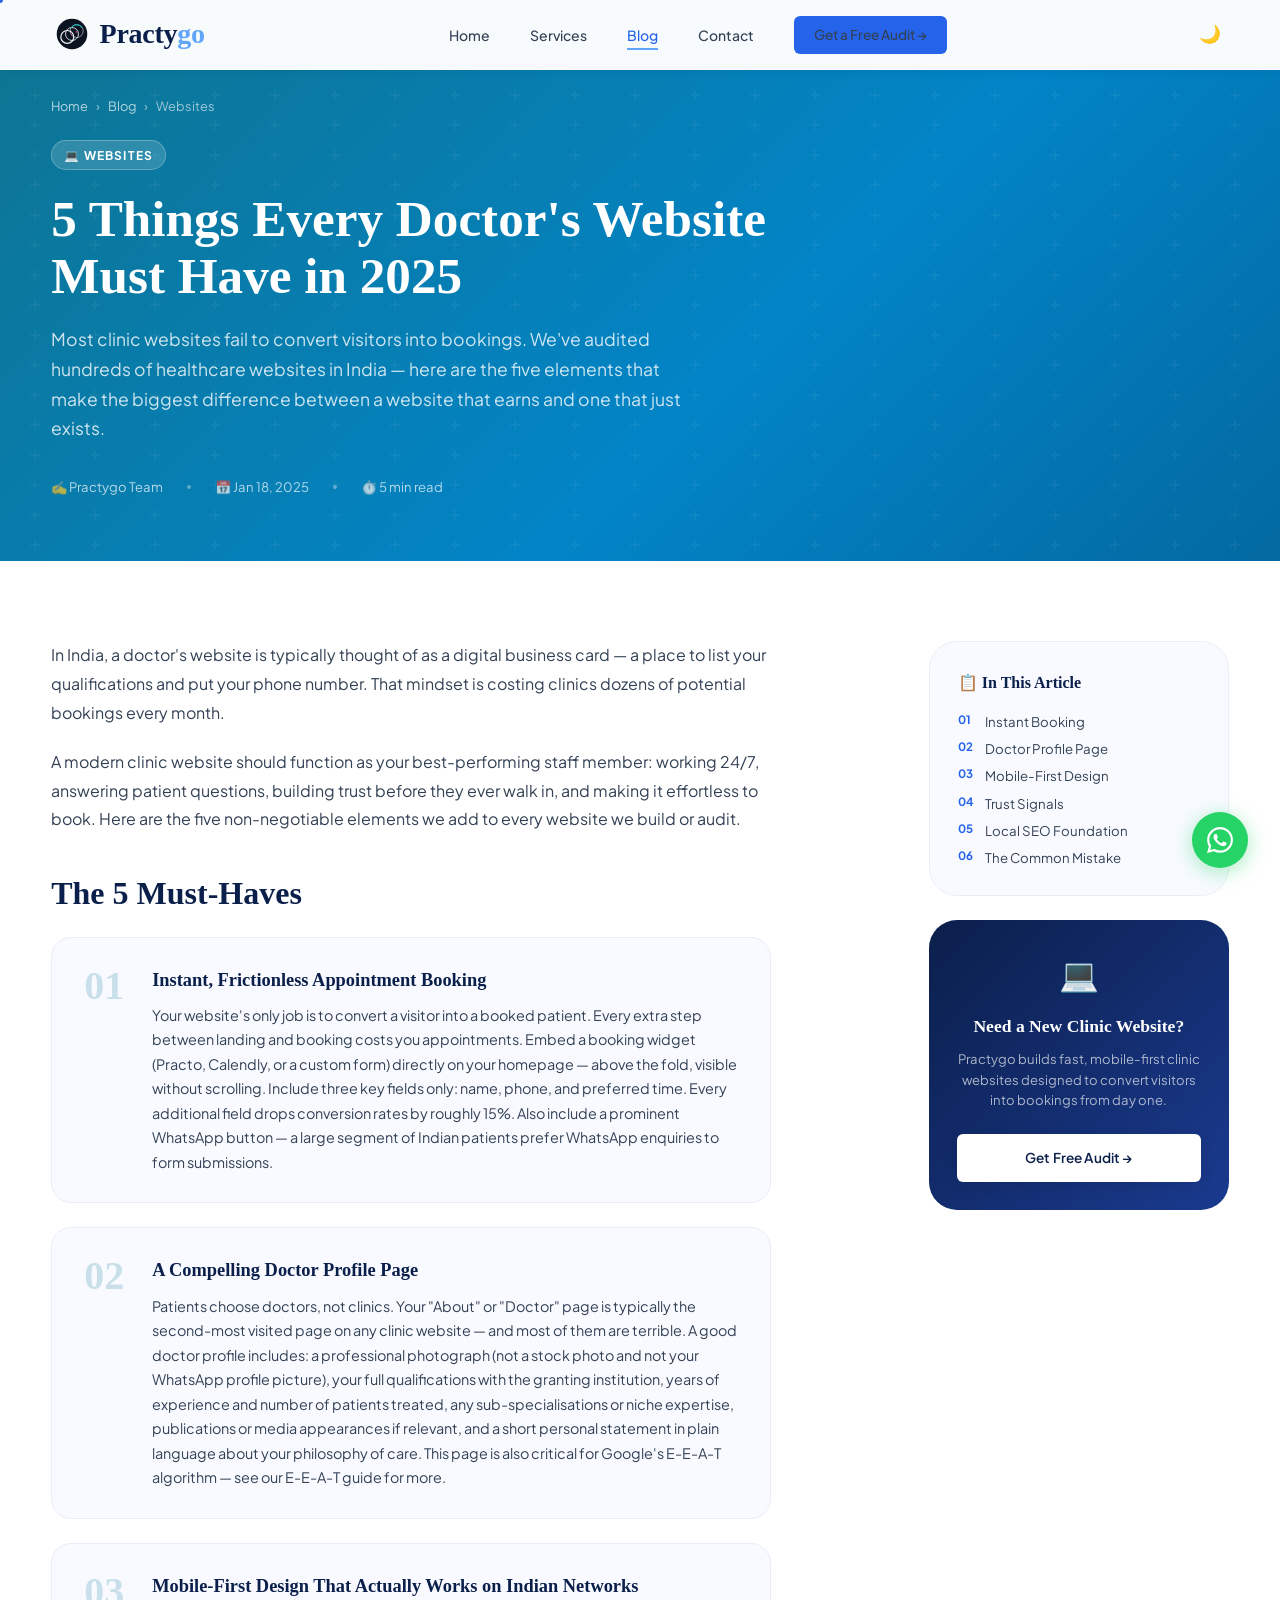
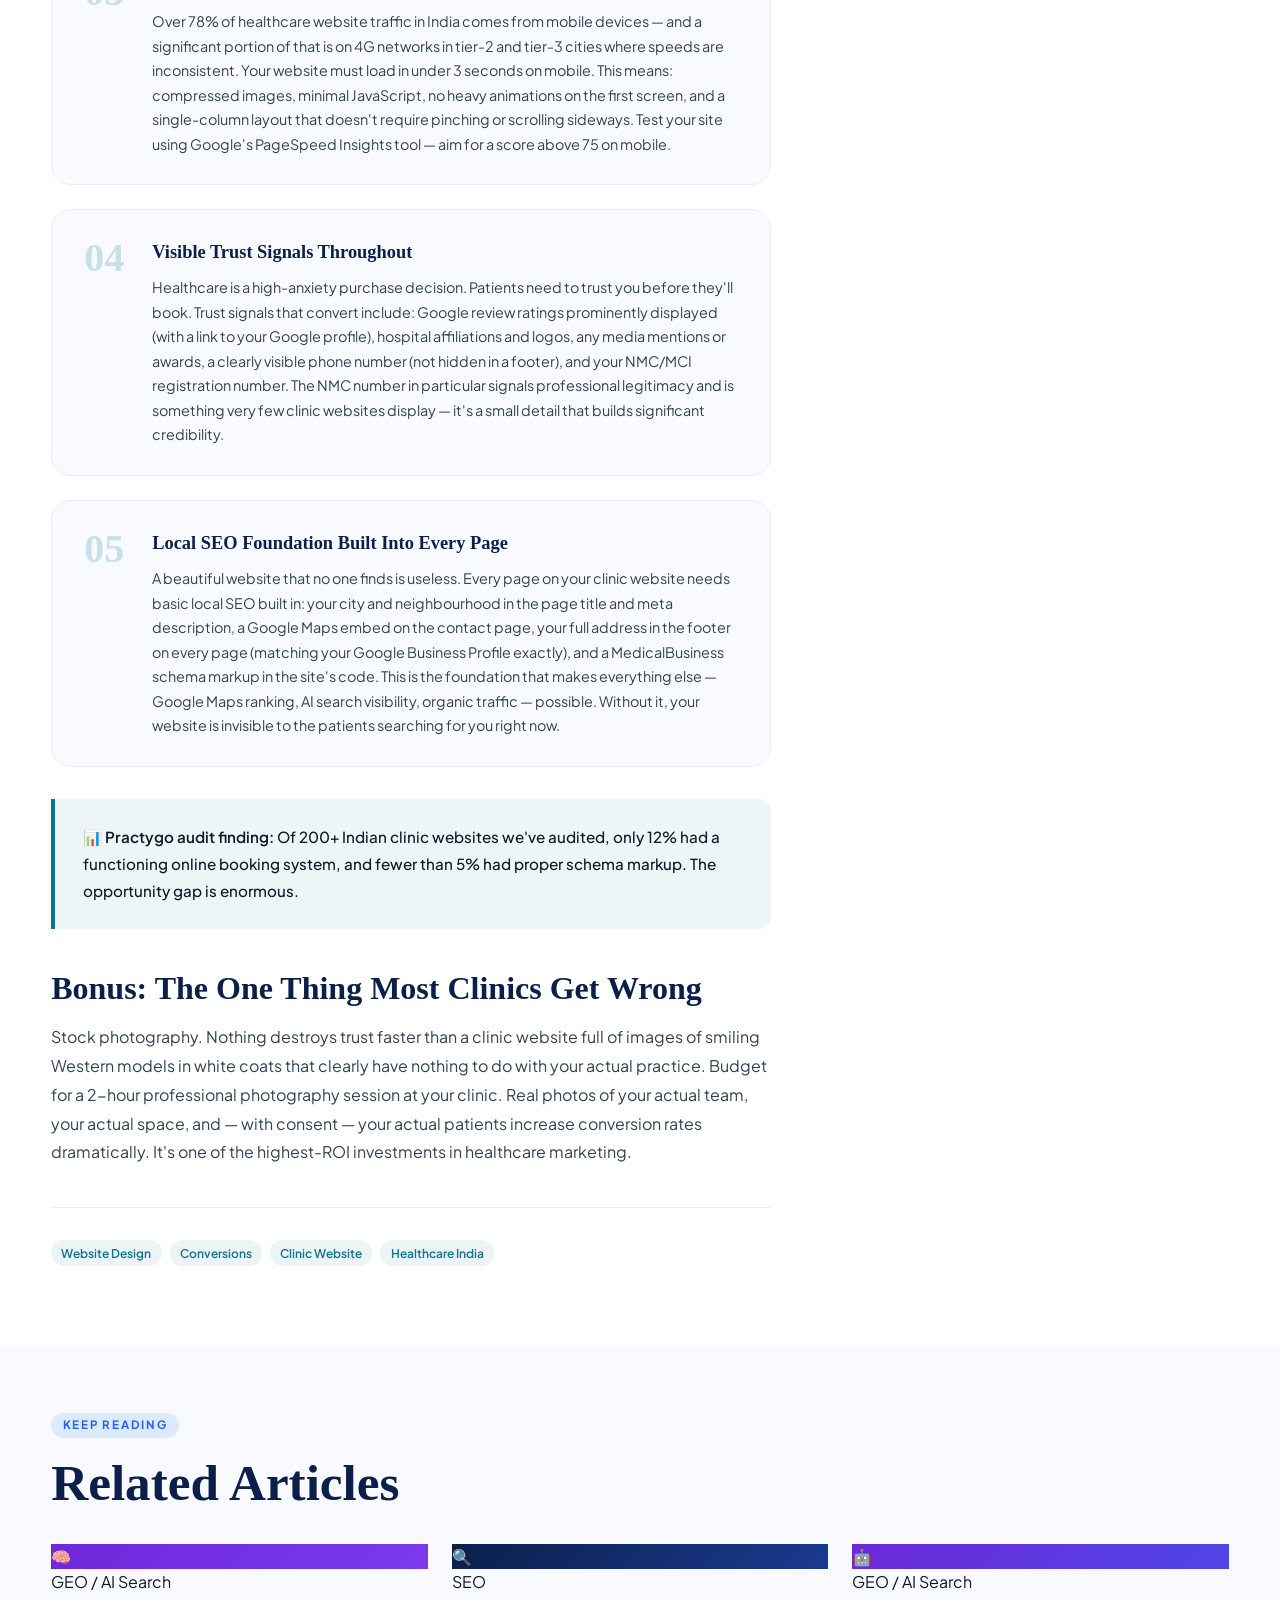
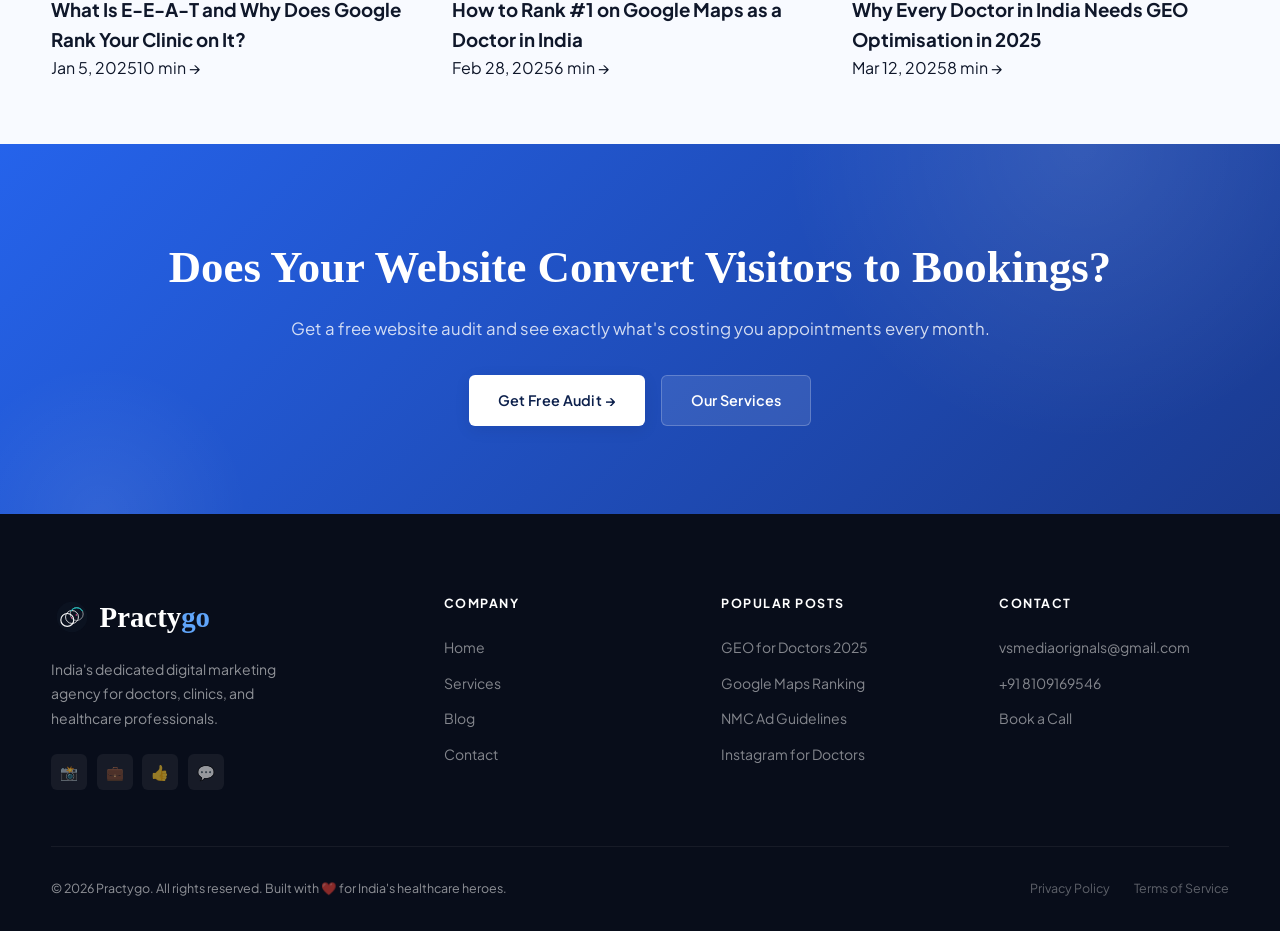
<file: blog-doctors-website-must-haves.html>
<!DOCTYPE html>
<html lang="en">
<head>
  <meta charset="UTF-8"/><meta name="viewport" content="width=device-width, initial-scale=1.0"/>
  <title>5 Things Every Doctor's Website Must Have in 2025 | Practygo</title>
  <meta name="description" content="Most clinic websites fail to convert visitors into bookings. We've audited hundreds of healthcare websites in India — here are the five elements that make the biggest difference."/>
  <meta name="robots" content="index, follow"/>
  <link rel="canonical" href="https://practygo.in/blog-doctors-website-must-haves.html"/>
  <meta property="og:type" content="article"/><meta property="og:url" content="https://practygo.in/blog-doctors-website-must-haves.html"/>
  <meta property="og:title" content="5 Things Every Doctor's Website Must Have in 2025"/><meta property="og:site_name" content="Practygo"/>
  <script type="application/ld+json">{"@context":"https://schema.org","@type":"BlogPosting","headline":"5 Things Every Doctor's Website Must Have in 2025","description":"Most clinic websites fail to convert visitors into bookings. Here are the five elements that make the biggest difference.","url":"https://practygo.in/blog-doctors-website-must-haves.html","datePublished":"2025-01-18","dateModified":"2026-03-21","author":{"@type":"Person","name":"Practygo Team","url":"https://practygo.in"},"publisher":{"@type":"Organization","name":"Practygo","url":"https://practygo.in"},"keywords":"doctor website design India, clinic website must-haves, medical website conversion, healthcare website India","articleSection":"Websites","timeRequired":"PT5M"}</script>
  <script type="application/ld+json">{"@context":"https://schema.org","@type":"BreadcrumbList","itemListElement":[{"@type":"ListItem","position":1,"name":"Home","item":"https://practygo.in"},{"@type":"ListItem","position":2,"name":"Blog","item":"https://practygo.in/blog.html"},{"@type":"ListItem","position":3,"name":"5 Things Every Doctor's Website Must Have in 2025","item":"https://practygo.in/blog-doctors-website-must-haves.html"}]}</script>
  <link rel="preconnect" href="https://fonts.googleapis.com"/><link rel="preconnect" href="https://fonts.gstatic.com" crossorigin/>
  <link rel="stylesheet" href="https://fonts.googleapis.com/css2?family=Cormorant+Garant:ital,wght@0,400;0,600;0,700;1,400;1,700&family=Plus+Jakarta+Sans:wght@300;400;500;600;700&display=swap"/>
  <link rel="stylesheet" href="styles.css"/>
  <link rel="icon" href="FaviconLogo.svg" type="image/svg+xml"/>
  <style>
    .article-hero{background:linear-gradient(135deg,#0e7490 0%,#0284c7 60%,#0369a1 100%);padding:6rem 0 4rem;position:relative;overflow:hidden}
    .article-hero::before{content:'';position:absolute;inset:0;background:url("data:image/svg+xml,%3Csvg width='60' height='60' viewBox='0 0 60 60' xmlns='http://www.w3.org/2000/svg'%3E%3Cg fill='none'%3E%3Cg fill='%23ffffff' fill-opacity='0.04'%3E%3Cpath d='M36 34v-4h-2v4h-4v2h4v4h2v-4h4v-2h-4zm0-30V0h-2v4h-4v2h4v4h2V6h4V4h-4z'/%3E%3C/g%3E%3C/g%3E%3C/svg%3E")}
    .article-hero-inner{position:relative;z-index:1;max-width:780px}
    .article-cat-badge{display:inline-block;background:rgba(255,255,255,.15);border:1px solid rgba(255,255,255,.25);color:white;font-size:.75rem;font-weight:700;letter-spacing:.1em;text-transform:uppercase;padding:.35em 1em;border-radius:100px;margin-bottom:1.25rem}
    .article-hero h1{font-family:var(--font-display);font-size:clamp(2rem,4.5vw,3.2rem);font-weight:700;color:white;line-height:1.12;margin-bottom:1.25rem}
    .article-hero-desc{font-size:1.1rem;color:rgba(255,255,255,.8);line-height:1.7;margin-bottom:2rem;max-width:640px}
    .article-meta{display:flex;align-items:center;gap:1.25rem;flex-wrap:wrap}
    .article-meta-item{font-size:.82rem;color:rgba(255,255,255,.7)}
    .article-meta-divider{display:inline-block;width:4px;height:4px;background:rgba(255,255,255,.35);border-radius:50%;margin:0 .25rem}
    .article-body-wrap{display:grid;grid-template-columns:1fr 300px;gap:4rem;align-items:start;padding:5rem 0}
    .article-content{max-width:720px}
    .article-content h2{font-family:var(--font-display);font-size:clamp(1.5rem,2.8vw,2rem);font-weight:700;color:var(--blue-deep);margin:2.5rem 0 1rem;line-height:1.2}
    .article-content p{font-size:1rem;color:var(--text-body);line-height:1.8;margin-bottom:1.25rem}
    .article-content ul{padding-left:1.5rem;margin-bottom:1.25rem}
    .article-content li{font-size:1rem;color:var(--text-body);line-height:1.75;margin-bottom:.5rem}
    .article-content strong{color:var(--text-dark);font-weight:600}
    .numbered-feature{display:flex;gap:1.5rem;align-items:flex-start;padding:1.75rem;background:var(--off-white);border:1px solid var(--gray-light);border-radius:var(--r-lg);margin:1.5rem 0}
    .feature-num{font-family:var(--font-display);font-size:2.5rem;font-weight:700;color:rgba(14,116,144,.2);line-height:1;min-width:3rem;text-align:center}
    .feature-body h3{font-family:var(--font-display);font-size:1.15rem;font-weight:700;color:var(--blue-deep);margin-bottom:.5rem}
    .feature-body p{font-size:.9rem;color:var(--text-body);line-height:1.7;margin:0}
    .article-callout{background:rgba(14,116,144,.07);border-left:4px solid #0e7490;border-radius:0 var(--r-md) var(--r-md) 0;padding:1.5rem 1.75rem;margin:2rem 0}
    .article-callout p{margin:0;font-size:.95rem;color:var(--text-dark);font-weight:500}
    .article-tags{display:flex;gap:.5rem;flex-wrap:wrap;margin:2.5rem 0 0;padding-top:2rem;border-top:1px solid var(--gray-light)}
    .article-tag{font-size:.75rem;font-weight:600;color:#0e7490;background:rgba(14,116,144,.08);padding:.3em .85em;border-radius:100px}
    .article-sidebar{position:sticky;top:80px}
    .sidebar-toc{background:var(--off-white);border:1px solid var(--gray-light);border-radius:var(--r-xl);padding:1.75rem;margin-bottom:1.5rem}
    .sidebar-toc h3{font-family:var(--font-display);font-size:1rem;font-weight:700;color:var(--blue-deep);margin-bottom:1rem}
    .toc-list{list-style:none;padding:0;margin:0;display:flex;flex-direction:column;gap:.5rem}
    .toc-list a{font-size:.83rem;color:var(--text-body);text-decoration:none;display:flex;gap:.5rem;line-height:1.45;transition:color var(--transition)}
    .toc-list a:hover{color:var(--blue-bright)}
    .toc-num{font-size:.72rem;font-weight:700;color:var(--blue-bright);min-width:1.2rem}
    .sidebar-cta{background:linear-gradient(135deg,var(--blue-deep),var(--blue-mid));border-radius:var(--r-xl);padding:1.75rem;text-align:center}
    .sidebar-cta h3{font-family:var(--font-display);font-size:1.1rem;font-weight:700;color:white;margin-bottom:.6rem}
    .sidebar-cta p{font-size:.82rem;color:rgba(255,255,255,.65);margin-bottom:1.25rem;line-height:1.55}
    .related-posts{padding:4rem 0;background:var(--off-white)}
    .related-grid{display:grid;grid-template-columns:repeat(3,1fr);gap:1.5rem;margin-top:2rem}
    .breadcrumb{display:flex;align-items:center;gap:.5rem;font-size:.8rem;color:rgba(255,255,255,.6);margin-bottom:1.5rem;flex-wrap:wrap}
    .breadcrumb a{color:rgba(255,255,255,.7);text-decoration:none}
    @media(max-width:1024px){.article-body-wrap{grid-template-columns:1fr}.article-sidebar{position:static}.related-grid{grid-template-columns:repeat(2,1fr)}}
    @media(max-width:640px){.related-grid{grid-template-columns:1fr}}

    /* ── Dark mode overrides ── */
    body.dark .article-content h2,
    body.dark .article-content h3 { color: #e2e8f0; }
    body.dark .article-content p,
    body.dark .article-content li { color: #cbd5e1; }
    body.dark .article-content strong { color: #f1f5f9; }
    body.dark .article-content a { color: #93c5fd; }
    body.dark .article-content code { background: #1e293b; color: #93c5fd; padding: .1em .4em; border-radius: 4px; }
    body.dark .sidebar-toc { background: #1e293b; border-color: #334155; }
    body.dark .sidebar-toc h3 { color: #e2e8f0; }
    body.dark .toc-list a { color: #cbd5e1; }
    body.dark .toc-list a:hover { color: #93c5fd; }
    body.dark .article-stat { background: #1e293b; border-color: #334155; }
    body.dark .article-stat-lbl { color: #94a3b8; }
    body.dark .article-callout { background: rgba(255,255,255,.04); }
    body.dark .article-callout p { color: #e2e8f0; }
    body.dark .numbered-feature { background: #1e293b; border-color: #334155; }
    body.dark .feature-body h3 { color: #e2e8f0; }
    body.dark .feature-body p { color: #cbd5e1; }
    body.dark .do-box { background: rgba(5,150,105,.12); border-color: rgba(5,150,105,.35); }
    body.dark .dont-box { background: rgba(220,38,38,.12); border-color: rgba(220,38,38,.35); }
    body.dark .do-box h4 { color: #6ee7b7; }
    body.dark .dont-box h4 { color: #fca5a5; }
    body.dark .do-box li, body.dark .dont-box li { color: #cbd5e1; }
    body.dark .rule-block { background: #1e293b; border-color: #334155; }
    body.dark .rule-block h3 { color: #e2e8f0; }
    body.dark .rule-block p { color: #cbd5e1; }
    body.dark .review-example { background: #1e293b; border-color: #334155; }
    body.dark .review-example .review-text { color: #cbd5e1; }
    body.dark .review-example .response-text { background: #0f172a; border-color: #334155; color: #cbd5e1; }
    body.dark .reel-idea { background: #1e293b; border-color: #334155; }
    body.dark .reel-body h3 { color: #e2e8f0; }
    body.dark .reel-body p { color: #cbd5e1; }
    body.dark .keyword-table th { background: #1e293b; color: #e2e8f0; border-color: #334155; }
    body.dark .keyword-table td { color: #cbd5e1; border-color: #334155; }
    body.dark .keyword-table tr:hover td { background: rgba(255,255,255,.04); }
    body.dark .article-tags { border-color: #334155; }
  </style>
</head>
<body>
<div class="cursor-dot" id="cursorDot"></div><div class="cursor-ring" id="cursorRing"></div>
<a href="https://wa.me/918109169546" class="wa-fab" target="_blank" rel="noopener"><svg width="26" height="26" viewBox="0 0 24 24" fill="currentColor"><path d="M17.472 14.382c-.297-.149-1.758-.867-2.03-.967-.273-.099-.471-.148-.67.15-.197.297-.767.966-.94 1.164-.173.199-.347.223-.644.075-.297-.15-1.255-.463-2.39-1.475-.883-.788-1.48-1.761-1.653-2.059-.173-.297-.018-.458.13-.606.134-.133.298-.347.446-.52.149-.174.198-.298.298-.497.099-.198.05-.371-.025-.52-.075-.149-.669-1.612-.916-2.207-.242-.579-.487-.5-.669-.51-.173-.008-.371-.01-.57-.01-.198 0-.52.074-.792.372-.272.297-1.04 1.016-1.04 2.479 0 1.462 1.065 2.875 1.213 3.074.149.198 2.096 3.2 5.077 4.487.709.306 1.262.489 1.694.625.712.227 1.36.195 1.871.118.571-.085 1.758-.719 2.006-1.413.248-.694.248-1.289.173-1.413-.074-.124-.272-.198-.57-.347m-5.421 7.403h-.004a9.87 9.87 0 01-5.031-1.378l-.361-.214-3.741.982.998-3.648-.235-.374a9.86 9.86 0 01-1.51-5.26c.001-5.45 4.436-9.884 9.888-9.884 2.64 0 5.122 1.03 6.988 2.898a9.825 9.825 0 012.893 6.994c-.003 5.45-4.437 9.884-9.885 9.884m8.413-18.297A11.815 11.815 0 0012.05 0C5.495 0 .16 5.335.157 11.892c0 2.096.547 4.142 1.588 5.945L.057 24l6.305-1.654a11.882 11.882 0 005.683 1.448h.005c6.554 0 11.89-5.335 11.893-11.893a11.821 11.821 0 00-3.48-8.413z"/></svg></a>
<nav class="nav nav-static" id="nav"><div class="container nav-inner"><a href="index.html" class="logo"><img src="FaviconLogo.svg" alt="Practygo Logo" style="display:inline;height:42px;width:42px;vertical-align:middle;margin-right:0.4rem;position:relative;top:-3px;">Practy<span>go</span></a><div class="nav-links"><a href="index.html">Home</a><a href="services.html">Services</a><a href="blog.html" class="active">Blog</a><a href="contact.html">Contact</a><a href="contact.html" class="nav-cta">Get a Free Audit →</a></div><div style="display:flex;align-items:center;gap:.5rem"><button class="theme-toggle" id="themeToggle">🌙</button><button class="hamburger" aria-label="Open menu"><span></span><span></span><span></span></button></div></div></nav>
<div class="mobile-nav"><button class="mobile-close">✕</button><a href="index.html">Home</a><a href="services.html">Services</a><a href="blog.html">Blog</a><a href="contact.html">Contact</a><a href="contact.html" class="btn btn-primary" style="font-size:1rem;margin-top:1rem">Get a Free Audit</a></div>

<section class="article-hero"><div class="container"><div class="article-hero-inner">
  <nav class="breadcrumb"><a href="index.html">Home</a><span>›</span><a href="blog.html">Blog</a><span>›</span><span>Websites</span></nav>
  <span class="article-cat-badge">💻 Websites</span>
  <h1>5 Things Every Doctor's Website Must Have in 2025</h1>
  <p class="article-hero-desc">Most clinic websites fail to convert visitors into bookings. We've audited hundreds of healthcare websites in India — here are the five elements that make the biggest difference between a website that earns and one that just exists.</p>
  <div class="article-meta"><span class="article-meta-item">✍️ Practygo Team</span><span class="article-meta-divider"></span><span class="article-meta-item">📅 Jan 18, 2025</span><span class="article-meta-divider"></span><span class="article-meta-item">⏱️ 5 min read</span></div>
</div></div></section>

<div class="container"><div class="article-body-wrap">
  <article class="article-content">
    <p>In India, a doctor's website is typically thought of as a digital business card — a place to list your qualifications and put your phone number. That mindset is costing clinics dozens of potential bookings every month.</p>
    <p>A modern clinic website should function as your best-performing staff member: working 24/7, answering patient questions, building trust before they ever walk in, and making it effortless to book. Here are the five non-negotiable elements we add to every website we build or audit.</p>

    <h2 id="five-elements">The 5 Must-Haves</h2>

    <div class="numbered-feature" id="booking">
      <div class="feature-num">01</div>
      <div class="feature-body">
        <h3>Instant, Frictionless Appointment Booking</h3>
        <p>Your website's only job is to convert a visitor into a booked patient. Every extra step between landing and booking costs you appointments. Embed a booking widget (Practo, Calendly, or a custom form) directly on your homepage — above the fold, visible without scrolling. Include three key fields only: name, phone, and preferred time. Every additional field drops conversion rates by roughly 15%. Also include a prominent WhatsApp button — a large segment of Indian patients prefer WhatsApp enquiries to form submissions.</p>
      </div>
    </div>

    <div class="numbered-feature" id="doctor-profile">
      <div class="feature-num">02</div>
      <div class="feature-body">
        <h3>A Compelling Doctor Profile Page</h3>
        <p>Patients choose doctors, not clinics. Your "About" or "Doctor" page is typically the second-most visited page on any clinic website — and most of them are terrible. A good doctor profile includes: a professional photograph (not a stock photo and not your WhatsApp profile picture), your full qualifications with the granting institution, years of experience and number of patients treated, any sub-specialisations or niche expertise, publications or media appearances if relevant, and a short personal statement in plain language about your philosophy of care. This page is also critical for Google's E-E-A-T algorithm — see our <a href="blog-eeat-google-clinic.html">E-E-A-T guide</a> for more.</p>
      </div>
    </div>

    <div class="numbered-feature" id="mobile">
      <div class="feature-num">03</div>
      <div class="feature-body">
        <h3>Mobile-First Design That Actually Works on Indian Networks</h3>
        <p>Over 78% of healthcare website traffic in India comes from mobile devices — and a significant portion of that is on 4G networks in tier-2 and tier-3 cities where speeds are inconsistent. Your website must load in under 3 seconds on mobile. This means: compressed images, minimal JavaScript, no heavy animations on the first screen, and a single-column layout that doesn't require pinching or scrolling sideways. Test your site using Google's PageSpeed Insights tool — aim for a score above 75 on mobile.</p>
      </div>
    </div>

    <div class="numbered-feature" id="trust-signals">
      <div class="feature-num">04</div>
      <div class="feature-body">
        <h3>Visible Trust Signals Throughout</h3>
        <p>Healthcare is a high-anxiety purchase decision. Patients need to trust you before they'll book. Trust signals that convert include: Google review ratings prominently displayed (with a link to your Google profile), hospital affiliations and logos, any media mentions or awards, a clearly visible phone number (not hidden in a footer), and your NMC/MCI registration number. The NMC number in particular signals professional legitimacy and is something very few clinic websites display — it's a small detail that builds significant credibility.</p>
      </div>
    </div>

    <div class="numbered-feature" id="local-seo">
      <div class="feature-num">05</div>
      <div class="feature-body">
        <h3>Local SEO Foundation Built Into Every Page</h3>
        <p>A beautiful website that no one finds is useless. Every page on your clinic website needs basic local SEO built in: your city and neighbourhood in the page title and meta description, a Google Maps embed on the contact page, your full address in the footer on every page (matching your Google Business Profile exactly), and a MedicalBusiness schema markup in the site's code. This is the foundation that makes everything else — Google Maps ranking, AI search visibility, organic traffic — possible. Without it, your website is invisible to the patients searching for you right now.</p>
      </div>
    </div>

    <div class="article-callout"><p>📊 <strong>Practygo audit finding:</strong> Of 200+ Indian clinic websites we've audited, only 12% had a functioning online booking system, and fewer than 5% had proper schema markup. The opportunity gap is enormous.</p></div>

    <h2 id="bonus">Bonus: The One Thing Most Clinics Get Wrong</h2>
    <p>Stock photography. Nothing destroys trust faster than a clinic website full of images of smiling Western models in white coats that clearly have nothing to do with your actual practice. Budget for a 2-hour professional photography session at your clinic. Real photos of your actual team, your actual space, and — with consent — your actual patients increase conversion rates dramatically. It's one of the highest-ROI investments in healthcare marketing.</p>

    <div class="article-tags">
      <span class="article-tag">Website Design</span><span class="article-tag">Conversions</span><span class="article-tag">Clinic Website</span><span class="article-tag">Healthcare India</span>
    </div>
  </article>
  <aside class="article-sidebar">
    <div class="sidebar-toc"><h3>📋 In This Article</h3><ul class="toc-list"><li><a href="#booking"><span class="toc-num">01</span>Instant Booking</a></li><li><a href="#doctor-profile"><span class="toc-num">02</span>Doctor Profile Page</a></li><li><a href="#mobile"><span class="toc-num">03</span>Mobile-First Design</a></li><li><a href="#trust-signals"><span class="toc-num">04</span>Trust Signals</a></li><li><a href="#local-seo"><span class="toc-num">05</span>Local SEO Foundation</a></li><li><a href="#bonus"><span class="toc-num">06</span>The Common Mistake</a></li></ul></div>
    <div class="sidebar-cta"><div style="font-size:2rem;margin-bottom:.75rem">💻</div><h3>Need a New Clinic Website?</h3><p>Practygo builds fast, mobile-first clinic websites designed to convert visitors into bookings from day one.</p><a href="contact.html" class="btn btn-white" style="width:100%;justify-content:center;font-size:.85rem;margin-top:.25rem">Get Free Audit →</a></div>
  </aside>
</div></div>

<section class="related-posts"><div class="container"><span class="section-label">Keep Reading</span><h2 class="section-title">Related Articles</h2><div class="related-grid">
  <a href="blog-eeat-google-clinic.html" style="text-decoration:none"><div class="blog-card"><div class="blog-card-img" style="background:linear-gradient(135deg,#6d28d9,#7c3aed)"><span class="blog-card-img-icon">🧠</span></div><div class="blog-card-body"><div class="blog-card-cat">GEO / AI Search</div><h3>What Is E-E-A-T and Why Does Google Rank Your Clinic on It?</h3><div class="blog-card-footer"><span class="blog-card-date">Jan 5, 2025</span><span class="blog-card-read">10 min →</span></div></div></div></a>
  <a href="blog-google-maps-ranking-doctors.html" style="text-decoration:none"><div class="blog-card"><div class="blog-card-img" style="background:linear-gradient(135deg,#0b1f4b,#1a3a8f)"><span class="blog-card-img-icon">🔍</span></div><div class="blog-card-body"><div class="blog-card-cat">SEO</div><h3>How to Rank #1 on Google Maps as a Doctor in India</h3><div class="blog-card-footer"><span class="blog-card-date">Feb 28, 2025</span><span class="blog-card-read">6 min →</span></div></div></div></a>
  <a href="blog-geo-optimisation-doctors-india.html" style="text-decoration:none"><div class="blog-card"><div class="blog-card-img" style="background:linear-gradient(135deg,#6d28d9,#4f46e5)"><span class="blog-card-img-icon">🤖</span></div><div class="blog-card-body"><div class="blog-card-cat">GEO / AI Search</div><h3>Why Every Doctor in India Needs GEO Optimisation in 2025</h3><div class="blog-card-footer"><span class="blog-card-date">Mar 12, 2025</span><span class="blog-card-read">8 min →</span></div></div></div></a>
</div></div></section>
<section class="cta-band"><div class="container"><div class="reveal"><h2>Does Your Website Convert Visitors to Bookings?</h2><p>Get a free website audit and see exactly what's costing you appointments every month.</p><div class="cta-band-actions"><a href="contact.html" class="btn btn-white magnetic-btn">Get Free Audit →</a><a href="services.html" class="btn btn-ghost">Our Services</a></div></div></div></section>
<footer><div class="container"><div class="footer-top"><div class="footer-brand"><div class="logo-foot"><img src="FaviconLogo.svg" alt="Practygo Logo" style="display:inline;height:42px;width:42px;vertical-align:middle;margin-right:0.4rem;position:relative;top:-3px;">Practy<span>go</span></div><p>India's dedicated digital marketing agency for doctors, clinics, and healthcare professionals.</p><div class="footer-brand-social"><a href="https://www.instagram.com/practygo/" class="footer-social-btn" target="_blank" rel="noopener">📸</a><a href="https://www.linkedin.com/company/practygo/" class="footer-social-btn" target="_blank" rel="noopener">💼</a><a href="https://www.facebook.com/people/Practygo/61564840301220/" class="footer-social-btn" target="_blank" rel="noopener">👍</a><a href="https://x.com/Practygo" class="footer-social-btn" target="_blank" rel="noopener">💬</a></div></div><div class="footer-col"><h4>Company</h4><ul><li><a href="index.html">Home</a></li><li><a href="services.html">Services</a></li><li><a href="blog.html">Blog</a></li><li><a href="contact.html">Contact</a></li></ul></div><div class="footer-col"><h4>Popular Posts</h4><ul><li><a href="blog-geo-optimisation-doctors-india.html">GEO for Doctors 2025</a></li><li><a href="blog-google-maps-ranking-doctors.html">Google Maps Ranking</a></li><li><a href="blog-nmc-advertising-guidelines.html">NMC Ad Guidelines</a></li><li><a href="blog-instagram-doctors-nmc-guidelines.html">Instagram for Doctors</a></li></ul></div><div class="footer-col"><h4>Contact</h4><ul><li><a href="mailto:vsmediaorignals@gmail.com">vsmediaorignals@gmail.com</a></li><li><a href="tel:+918109169546">+91 8109169546</a></li><li><a href="contact.html">Book a Call</a></li></ul></div></div><div class="footer-bottom"><p>© 2026 Practygo. All rights reserved. Built with ❤️ for India's healthcare heroes.</p><div class="footer-legal"><a href="#">Privacy Policy</a><a href="#">Terms of Service</a></div></div></div></footer>
<script src="script.js"></script>
</body></html>
</file>
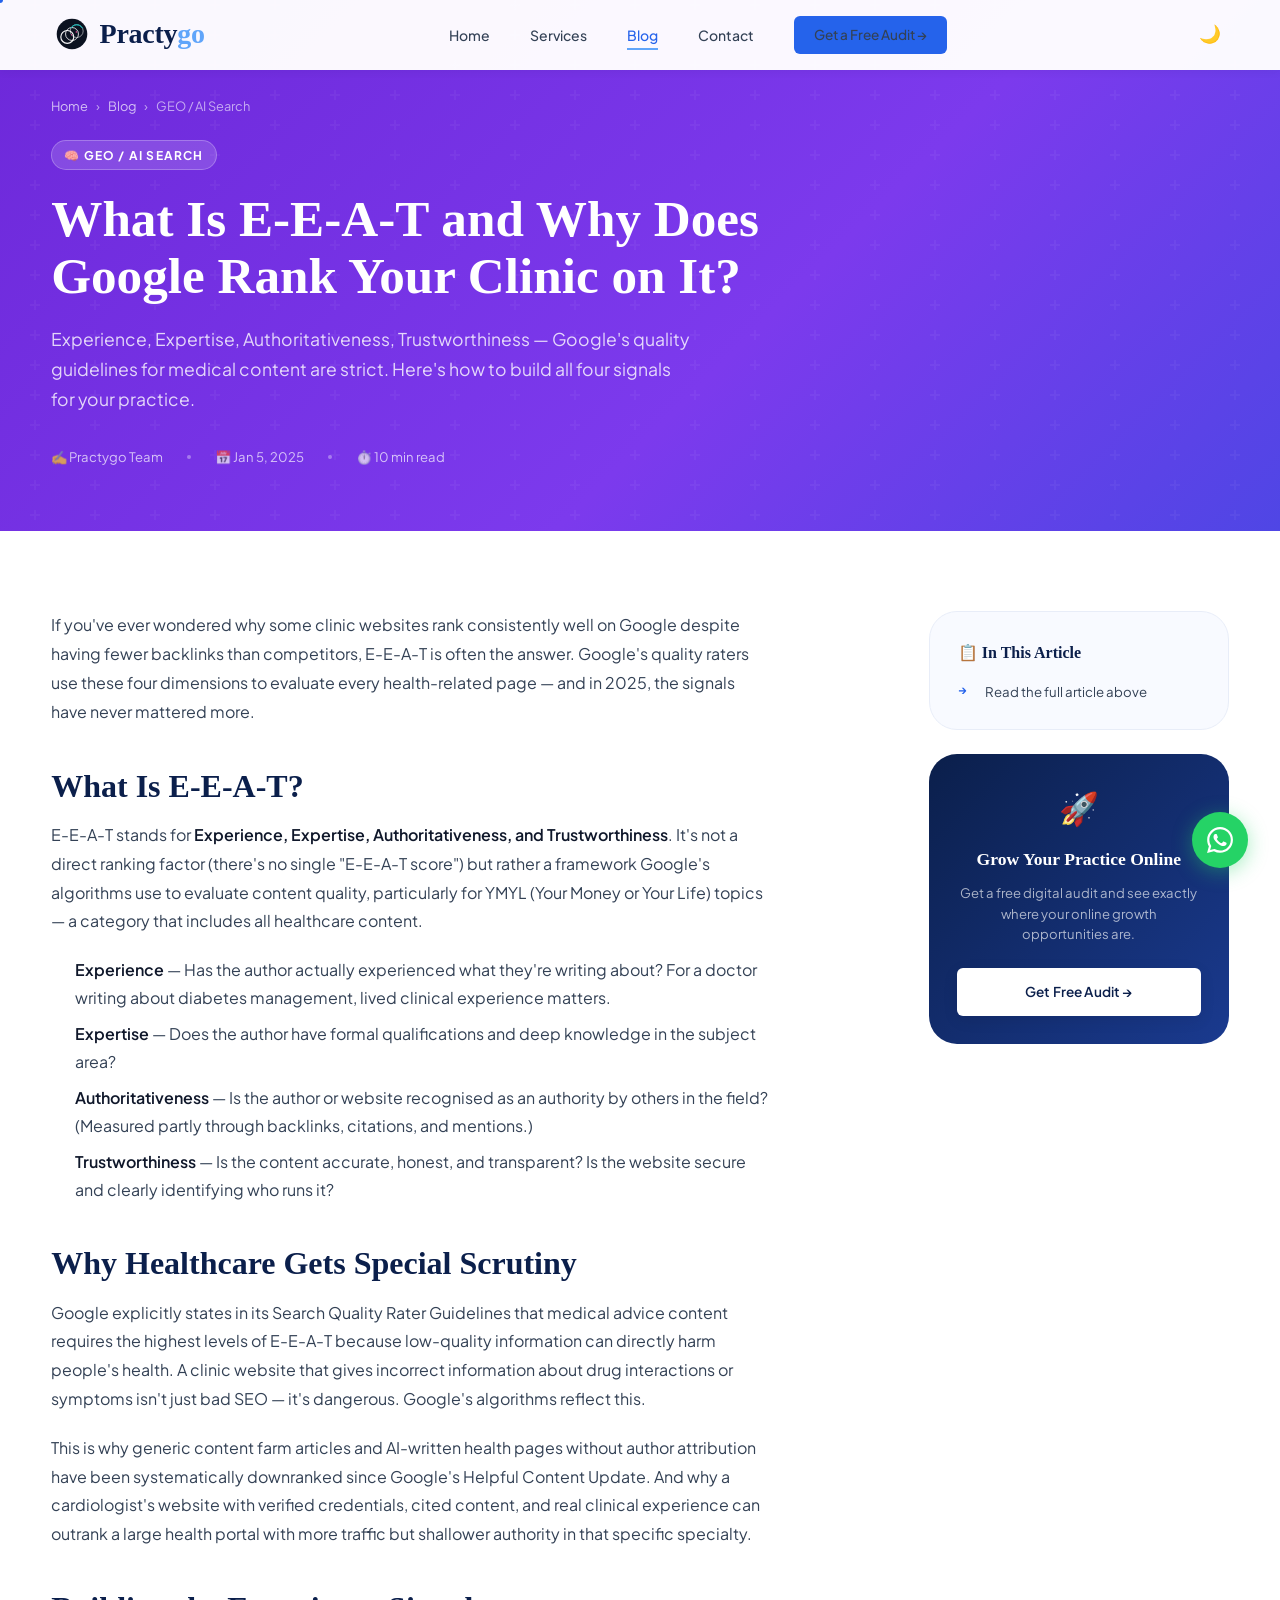
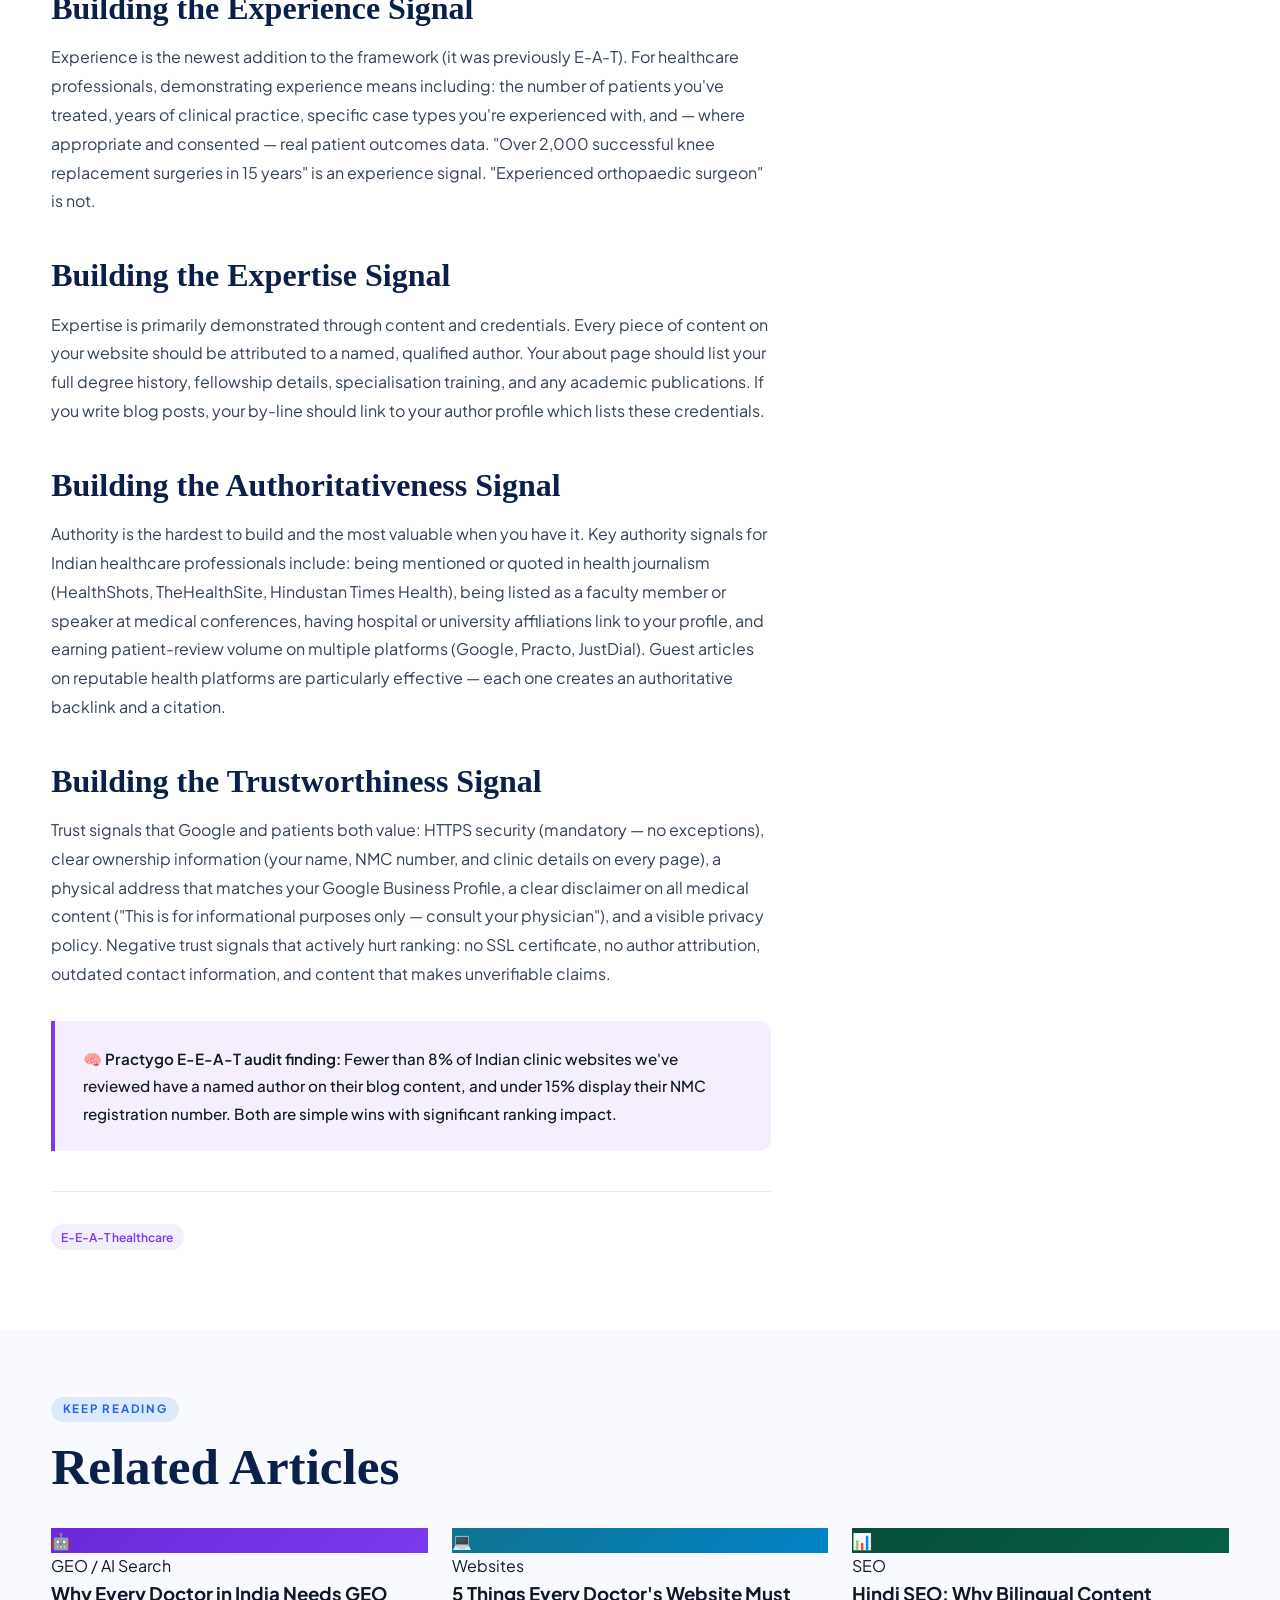
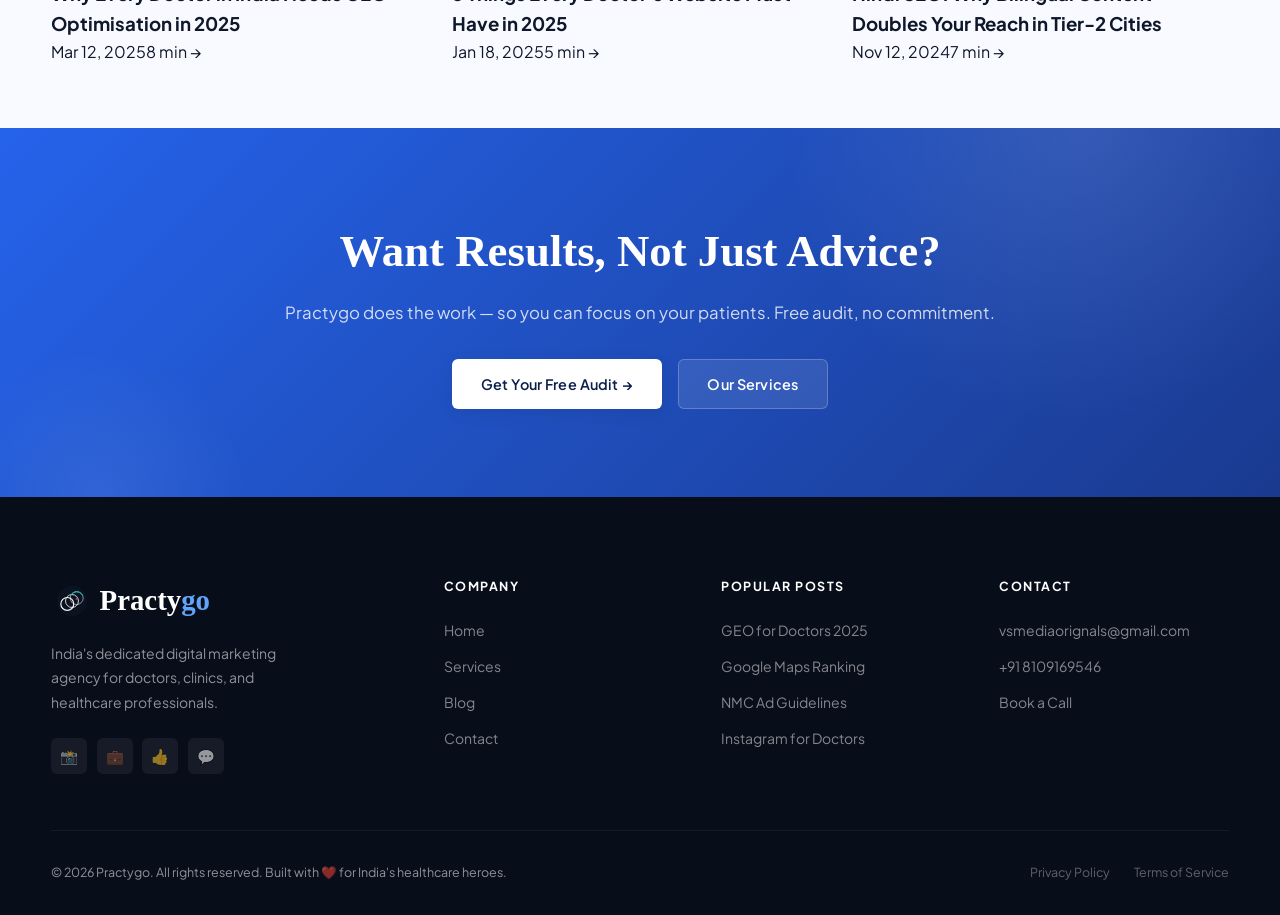
<file: blog-eeat-google-clinic.html>
<!DOCTYPE html>
<html lang="en">
<head>
  <meta charset="UTF-8"/><meta name="viewport" content="width=device-width, initial-scale=1.0"/>
  <title>What Is E-E-A-T and Why Does Google Rank Your Clinic on It? | Practygo</title>
  <meta name="description" content="Experience, Expertise, Authoritativeness, Trustworthiness — Google's quality guidelines for medical content are strict. Here's how to build all four signals for your practice."/>
  <meta name="robots" content="index, follow"/>
  <link rel="canonical" href="https://practygo.in/blog-eeat-google-clinic.html"/>
  <meta property="og:type" content="article"/><meta property="og:url" content="https://practygo.in/blog-eeat-google-clinic.html"/>
  <meta property="og:title" content="What Is E-E-A-T and Why Does Google Rank Your Clinic on It?"/><meta property="og:site_name" content="Practygo"/>
  <script type="application/ld+json">{"@context":"https://schema.org","@type":"BlogPosting","headline":"What Is E-E-A-T and Why Does Google Rank Your Clinic on It?","description":"Experience, Expertise, Authoritativeness, Trustworthiness — Google's quality guidelines for medical content are strict. Here's how to build all four signals for your practice.","url":"https://practygo.in/blog-eeat-google-clinic.html","datePublished":"2025-01-05","dateModified":"2026-03-21","author":{"@type":"Person","name":"Practygo Team","url":"https://practygo.in"},"publisher":{"@type":"Organization","name":"Practygo","url":"https://practygo.in"},"keywords":"E-E-A-T healthcare, Google YMYL medical, clinic authority SEO, doctor expertise Google","articleSection":"GEO / AI Search","timeRequired":"PT10M"}</script>
  <script type="application/ld+json">{"@context":"https://schema.org","@type":"BreadcrumbList","itemListElement":[{"@type":"ListItem","position":1,"name":"Home","item":"https://practygo.in"},{"@type":"ListItem","position":2,"name":"Blog","item":"https://practygo.in/blog.html"},{"@type":"ListItem","position":3,"name":"What Is E-E-A-T and Why Does Google Rank Your Clinic on It?","item":"https://practygo.in/blog-eeat-google-clinic.html"}]}</script>
  <link rel="preconnect" href="https://fonts.googleapis.com"/><link rel="preconnect" href="https://fonts.gstatic.com" crossorigin/>
  <link rel="stylesheet" href="https://fonts.googleapis.com/css2?family=Cormorant+Garant:ital,wght@0,400;0,600;0,700;1,400;1,700&family=Plus+Jakarta+Sans:wght@300;400;500;600;700&display=swap"/>
  <link rel="stylesheet" href="styles.css"/>
  <link rel="icon" href="FaviconLogo.svg" type="image/svg+xml"/>
  <style>
    .article-hero{background:linear-gradient(135deg,#6d28d9 0%,#7c3aed 60%,#4f46e5 100%);padding:6rem 0 4rem;position:relative;overflow:hidden}
    .article-hero::before{content:'';position:absolute;inset:0;background:url("data:image/svg+xml,%3Csvg width='60' height='60' viewBox='0 0 60 60' xmlns='http://www.w3.org/2000/svg'%3E%3Cg fill='none'%3E%3Cg fill='%23ffffff' fill-opacity='0.04'%3E%3Cpath d='M36 34v-4h-2v4h-4v2h4v4h2v-4h4v-2h-4zm0-30V0h-2v4h-4v2h4v4h2V6h4V4h-4z'/%3E%3C/g%3E%3C/g%3E%3C/svg%3E")}
    .article-hero-inner{position:relative;z-index:1;max-width:780px}
    .article-cat-badge{display:inline-block;background:rgba(255,255,255,.15);border:1px solid rgba(255,255,255,.25);color:white;font-size:.75rem;font-weight:700;letter-spacing:.1em;text-transform:uppercase;padding:.35em 1em;border-radius:100px;margin-bottom:1.25rem}
    .article-hero h1{font-family:var(--font-display);font-size:clamp(2rem,4.5vw,3.2rem);font-weight:700;color:white;line-height:1.12;margin-bottom:1.25rem}
    .article-hero-desc{font-size:1.1rem;color:rgba(255,255,255,.8);line-height:1.7;margin-bottom:2rem;max-width:640px}
    .article-meta{display:flex;align-items:center;gap:1.25rem;flex-wrap:wrap}
    .article-meta-item{font-size:.82rem;color:rgba(255,255,255,.7)}
    .article-meta-divider{display:inline-block;width:4px;height:4px;background:rgba(255,255,255,.35);border-radius:50%;margin:0 .25rem}
    .article-body-wrap{display:grid;grid-template-columns:1fr 300px;gap:4rem;align-items:start;padding:5rem 0}
    .article-content{max-width:720px}
    .article-content h2{font-family:var(--font-display);font-size:clamp(1.5rem,2.8vw,2rem);font-weight:700;color:var(--blue-deep);margin:2.5rem 0 1rem;line-height:1.2}
    .article-content h3{font-family:var(--font-display);font-size:1.25rem;font-weight:700;color:var(--blue-deep);margin:2rem 0 .75rem}
    .article-content p{font-size:1rem;color:var(--text-body);line-height:1.8;margin-bottom:1.25rem}
    .article-content ul,.article-content ol{padding-left:1.5rem;margin-bottom:1.25rem}
    .article-content li{font-size:1rem;color:var(--text-body);line-height:1.75;margin-bottom:.5rem}
    .article-content strong{color:var(--text-dark);font-weight:600}
    .article-content a{color:#7c3aed}
    .article-tags{display:flex;gap:.5rem;flex-wrap:wrap;margin:2.5rem 0 0;padding-top:2rem;border-top:1px solid var(--gray-light)}
    .article-tag{font-size:.75rem;font-weight:600;color:#7c3aed;background:rgba(109,40,217,.08);padding:.3em .85em;border-radius:100px}
    .article-sidebar{position:sticky;top:80px}
    .sidebar-toc{background:var(--off-white);border:1px solid var(--gray-light);border-radius:var(--r-xl);padding:1.75rem;margin-bottom:1.5rem}
    .sidebar-toc h3{font-family:var(--font-display);font-size:1rem;font-weight:700;color:var(--blue-deep);margin-bottom:1rem}
    .toc-list{list-style:none;padding:0;margin:0;display:flex;flex-direction:column;gap:.5rem}
    .toc-list a{font-size:.83rem;color:var(--text-body);text-decoration:none;display:flex;gap:.5rem;line-height:1.45;transition:color var(--transition)}
    .toc-list a:hover{color:var(--blue-bright)}
    .toc-num{font-size:.72rem;font-weight:700;color:var(--blue-bright);min-width:1.2rem}
    .sidebar-cta{background:linear-gradient(135deg,var(--blue-deep),var(--blue-mid));border-radius:var(--r-xl);padding:1.75rem;text-align:center}
    .sidebar-cta h3{font-family:var(--font-display);font-size:1.1rem;font-weight:700;color:white;margin-bottom:.6rem}
    .sidebar-cta p{font-size:.82rem;color:rgba(255,255,255,.65);margin-bottom:1.25rem;line-height:1.55}
    .related-posts{padding:4rem 0;background:var(--off-white)}
    .related-grid{display:grid;grid-template-columns:repeat(3,1fr);gap:1.5rem;margin-top:2rem}
    .breadcrumb{display:flex;align-items:center;gap:.5rem;font-size:.8rem;color:rgba(255,255,255,.6);margin-bottom:1.5rem;flex-wrap:wrap}
    .breadcrumb a{color:rgba(255,255,255,.7);text-decoration:none}
    @media(max-width:1024px){.article-body-wrap{grid-template-columns:1fr}.article-sidebar{position:static}.related-grid{grid-template-columns:repeat(2,1fr)}}
    @media(max-width:640px){.related-grid{grid-template-columns:1fr}}

    /* ── Dark mode overrides ── */
    body.dark .article-content h2,
    body.dark .article-content h3 { color: #e2e8f0; }
    body.dark .article-content p,
    body.dark .article-content li { color: #cbd5e1; }
    body.dark .article-content strong { color: #f1f5f9; }
    body.dark .article-content a { color: #93c5fd; }
    body.dark .article-content code { background: #1e293b; color: #93c5fd; padding: .1em .4em; border-radius: 4px; }
    body.dark .sidebar-toc { background: #1e293b; border-color: #334155; }
    body.dark .sidebar-toc h3 { color: #e2e8f0; }
    body.dark .toc-list a { color: #cbd5e1; }
    body.dark .toc-list a:hover { color: #93c5fd; }
    body.dark .article-stat { background: #1e293b; border-color: #334155; }
    body.dark .article-stat-lbl { color: #94a3b8; }
    body.dark .article-callout { background: rgba(255,255,255,.04); }
    body.dark .article-callout p { color: #e2e8f0; }
    body.dark .numbered-feature { background: #1e293b; border-color: #334155; }
    body.dark .feature-body h3 { color: #e2e8f0; }
    body.dark .feature-body p { color: #cbd5e1; }
    body.dark .do-box { background: rgba(5,150,105,.12); border-color: rgba(5,150,105,.35); }
    body.dark .dont-box { background: rgba(220,38,38,.12); border-color: rgba(220,38,38,.35); }
    body.dark .do-box h4 { color: #6ee7b7; }
    body.dark .dont-box h4 { color: #fca5a5; }
    body.dark .do-box li, body.dark .dont-box li { color: #cbd5e1; }
    body.dark .rule-block { background: #1e293b; border-color: #334155; }
    body.dark .rule-block h3 { color: #e2e8f0; }
    body.dark .rule-block p { color: #cbd5e1; }
    body.dark .review-example { background: #1e293b; border-color: #334155; }
    body.dark .review-example .review-text { color: #cbd5e1; }
    body.dark .review-example .response-text { background: #0f172a; border-color: #334155; color: #cbd5e1; }
    body.dark .reel-idea { background: #1e293b; border-color: #334155; }
    body.dark .reel-body h3 { color: #e2e8f0; }
    body.dark .reel-body p { color: #cbd5e1; }
    body.dark .keyword-table th { background: #1e293b; color: #e2e8f0; border-color: #334155; }
    body.dark .keyword-table td { color: #cbd5e1; border-color: #334155; }
    body.dark .keyword-table tr:hover td { background: rgba(255,255,255,.04); }
    body.dark .article-tags { border-color: #334155; }
  </style>
</head>
<body>
<div class="cursor-dot" id="cursorDot"></div><div class="cursor-ring" id="cursorRing"></div>
<a href="https://wa.me/918109169546" class="wa-fab" target="_blank" rel="noopener"><svg width="26" height="26" viewBox="0 0 24 24" fill="currentColor"><path d="M17.472 14.382c-.297-.149-1.758-.867-2.03-.967-.273-.099-.471-.148-.67.15-.197.297-.767.966-.94 1.164-.173.199-.347.223-.644.075-.297-.15-1.255-.463-2.39-1.475-.883-.788-1.48-1.761-1.653-2.059-.173-.297-.018-.458.13-.606.134-.133.298-.347.446-.52.149-.174.198-.298.298-.497.099-.198.05-.371-.025-.52-.075-.149-.669-1.612-.916-2.207-.242-.579-.487-.5-.669-.51-.173-.008-.371-.01-.57-.01-.198 0-.52.074-.792.372-.272.297-1.04 1.016-1.04 2.479 0 1.462 1.065 2.875 1.213 3.074.149.198 2.096 3.2 5.077 4.487.709.306 1.262.489 1.694.625.712.227 1.36.195 1.871.118.571-.085 1.758-.719 2.006-1.413.248-.694.248-1.289.173-1.413-.074-.124-.272-.198-.57-.347m-5.421 7.403h-.004a9.87 9.87 0 01-5.031-1.378l-.361-.214-3.741.982.998-3.648-.235-.374a9.86 9.86 0 01-1.51-5.26c.001-5.45 4.436-9.884 9.888-9.884 2.64 0 5.122 1.03 6.988 2.898a9.825 9.825 0 012.893 6.994c-.003 5.45-4.437 9.884-9.885 9.884m8.413-18.297A11.815 11.815 0 0012.05 0C5.495 0 .16 5.335.157 11.892c0 2.096.547 4.142 1.588 5.945L.057 24l6.305-1.654a11.882 11.882 0 005.683 1.448h.005c6.554 0 11.89-5.335 11.893-11.893a11.821 11.821 0 00-3.48-8.413z"/></svg></a>
<nav class="nav nav-static" id="nav"><div class="container nav-inner"><a href="index.html" class="logo"><img src="FaviconLogo.svg" alt="Practygo Logo" style="display:inline;height:42px;width:42px;vertical-align:middle;margin-right:0.4rem;position:relative;top:-3px;">Practy<span>go</span></a><div class="nav-links"><a href="index.html">Home</a><a href="services.html">Services</a><a href="blog.html" class="active">Blog</a><a href="contact.html">Contact</a><a href="contact.html" class="nav-cta">Get a Free Audit →</a></div><div style="display:flex;align-items:center;gap:.5rem"><button class="theme-toggle" id="themeToggle">🌙</button><button class="hamburger" aria-label="Open menu"><span></span><span></span><span></span></button></div></div></nav>
<div class="mobile-nav"><button class="mobile-close">✕</button><a href="index.html">Home</a><a href="services.html">Services</a><a href="blog.html">Blog</a><a href="contact.html">Contact</a><a href="contact.html" class="btn btn-primary" style="font-size:1rem;margin-top:1rem">Get a Free Audit</a></div>
<section class="article-hero"><div class="container"><div class="article-hero-inner">
  <nav class="breadcrumb"><a href="index.html">Home</a><span>›</span><a href="blog.html">Blog</a><span>›</span><span>GEO / AI Search</span></nav>
  <span class="article-cat-badge">🧠 GEO / AI Search</span>
  <h1>What Is E-E-A-T and Why Does Google Rank Your Clinic on It?</h1>
  <p class="article-hero-desc">Experience, Expertise, Authoritativeness, Trustworthiness — Google's quality guidelines for medical content are strict. Here's how to build all four signals for your practice.</p>
  <div class="article-meta"><span class="article-meta-item">✍️ Practygo Team</span><span class="article-meta-divider"></span><span class="article-meta-item">📅 Jan 5, 2025</span><span class="article-meta-divider"></span><span class="article-meta-item">⏱️ 10 min read</span></div>
</div></div></section>
<div class="container"><div class="article-body-wrap">
  <article class="article-content">
    <p>If you've ever wondered why some clinic websites rank consistently well on Google despite having fewer backlinks than competitors, E-E-A-T is often the answer. Google's quality raters use these four dimensions to evaluate every health-related page — and in 2025, the signals have never mattered more.</p>
      <h2 id="what-is-eeat">What Is E-E-A-T?</h2>
      <p>E-E-A-T stands for <strong>Experience, Expertise, Authoritativeness, and Trustworthiness</strong>. It's not a direct ranking factor (there's no single "E-E-A-T score") but rather a framework Google's algorithms use to evaluate content quality, particularly for YMYL (Your Money or Your Life) topics — a category that includes all healthcare content.</p>
      <ul>
        <li><strong>Experience</strong> — Has the author actually experienced what they're writing about? For a doctor writing about diabetes management, lived clinical experience matters.</li>
        <li><strong>Expertise</strong> — Does the author have formal qualifications and deep knowledge in the subject area?</li>
        <li><strong>Authoritativeness</strong> — Is the author or website recognised as an authority by others in the field? (Measured partly through backlinks, citations, and mentions.)</li>
        <li><strong>Trustworthiness</strong> — Is the content accurate, honest, and transparent? Is the website secure and clearly identifying who runs it?</li>
      </ul>
      <h2 id="why-healthcare">Why Healthcare Gets Special Scrutiny</h2>
      <p>Google explicitly states in its Search Quality Rater Guidelines that medical advice content requires the highest levels of E-E-A-T because low-quality information can directly harm people's health. A clinic website that gives incorrect information about drug interactions or symptoms isn't just bad SEO — it's dangerous. Google's algorithms reflect this.</p>
      <p>This is why generic content farm articles and AI-written health pages without author attribution have been systematically downranked since Google's Helpful Content Update. And why a cardiologist's website with verified credentials, cited content, and real clinical experience can outrank a large health portal with more traffic but shallower authority in that specific specialty.</p>
      <h2 id="build-experience">Building the Experience Signal</h2>
      <p>Experience is the newest addition to the framework (it was previously E-A-T). For healthcare professionals, demonstrating experience means including: the number of patients you've treated, years of clinical practice, specific case types you're experienced with, and — where appropriate and consented — real patient outcomes data. "Over 2,000 successful knee replacement surgeries in 15 years" is an experience signal. "Experienced orthopaedic surgeon" is not.</p>
      <h2 id="build-expertise">Building the Expertise Signal</h2>
      <p>Expertise is primarily demonstrated through content and credentials. Every piece of content on your website should be attributed to a named, qualified author. Your about page should list your full degree history, fellowship details, specialisation training, and any academic publications. If you write blog posts, your by-line should link to your author profile which lists these credentials.</p>
      <h2 id="build-authority">Building the Authoritativeness Signal</h2>
      <p>Authority is the hardest to build and the most valuable when you have it. Key authority signals for Indian healthcare professionals include: being mentioned or quoted in health journalism (HealthShots, TheHealthSite, Hindustan Times Health), being listed as a faculty member or speaker at medical conferences, having hospital or university affiliations link to your profile, and earning patient-review volume on multiple platforms (Google, Practo, JustDial). Guest articles on reputable health platforms are particularly effective — each one creates an authoritative backlink and a citation.</p>
      <h2 id="build-trust">Building the Trustworthiness Signal</h2>
      <p>Trust signals that Google and patients both value: HTTPS security (mandatory — no exceptions), clear ownership information (your name, NMC number, and clinic details on every page), a physical address that matches your Google Business Profile, a clear disclaimer on all medical content ("This is for informational purposes only — consult your physician"), and a visible privacy policy. Negative trust signals that actively hurt ranking: no SSL certificate, no author attribution, outdated contact information, and content that makes unverifiable claims.</p>
      <div class="article-callout" style="background:rgba(109,40,217,.07);border-left:4px solid #7c3aed;border-radius:0 var(--r-md) var(--r-md) 0;padding:1.5rem 1.75rem;margin:2rem 0"><p style="margin:0;font-size:.95rem;color:var(--text-dark);font-weight:500">🧠 <strong>Practygo E-E-A-T audit finding:</strong> Fewer than 8% of Indian clinic websites we've reviewed have a named author on their blog content, and under 15% display their NMC registration number. Both are simple wins with significant ranking impact.</p></div>
    <div class="article-tags"><span class="article-tag">E-E-A-T healthcare</span></div>
  </article>
  <aside class="article-sidebar">
    <div class="sidebar-toc"><h3>📋 In This Article</h3><ul class="toc-list"><li><a href="#"><span class="toc-num">→</span>Read the full article above</a></li></ul></div>
    <div class="sidebar-cta"><div style="font-size:2rem;margin-bottom:.75rem">🚀</div><h3>Grow Your Practice Online</h3><p>Get a free digital audit and see exactly where your online growth opportunities are.</p><a href="contact.html" class="btn btn-white" style="width:100%;justify-content:center;font-size:.85rem;margin-top:.25rem">Get Free Audit →</a></div>
  </aside>
</div></div>
<section class="related-posts"><div class="container"><span class="section-label">Keep Reading</span><h2 class="section-title">Related Articles</h2><div class="related-grid"><a href="blog-geo-optimisation-doctors-india.html" style="text-decoration:none"><div class="blog-card"><div class="blog-card-img" style="background:linear-gradient(135deg,#6d28d9,#7c3aed)"><span class="blog-card-img-icon">🤖</span></div><div class="blog-card-body"><div class="blog-card-cat">GEO / AI Search</div><h3>Why Every Doctor in India Needs GEO Optimisation in 2025</h3><div class="blog-card-footer"><span class="blog-card-date">Mar 12, 2025</span><span class="blog-card-read">8 min →</span></div></div></div></a>
<a href="blog-doctors-website-must-haves.html" style="text-decoration:none"><div class="blog-card"><div class="blog-card-img" style="background:linear-gradient(135deg,#0e7490,#0284c7)"><span class="blog-card-img-icon">💻</span></div><div class="blog-card-body"><div class="blog-card-cat">Websites</div><h3>5 Things Every Doctor's Website Must Have in 2025</h3><div class="blog-card-footer"><span class="blog-card-date">Jan 18, 2025</span><span class="blog-card-read">5 min →</span></div></div></div></a>
<a href="blog-hindi-seo-bilingual-content.html" style="text-decoration:none"><div class="blog-card"><div class="blog-card-img" style="background:linear-gradient(135deg,#064e3b,#065f46)"><span class="blog-card-img-icon">📊</span></div><div class="blog-card-body"><div class="blog-card-cat">SEO</div><h3>Hindi SEO: Why Bilingual Content Doubles Your Reach in Tier-2 Cities</h3><div class="blog-card-footer"><span class="blog-card-date">Nov 12, 2024</span><span class="blog-card-read">7 min →</span></div></div></div></a>
</div></div></section>
<section class="cta-band"><div class="container"><div class="reveal"><h2>Want Results, Not Just Advice?</h2><p>Practygo does the work — so you can focus on your patients. Free audit, no commitment.</p><div class="cta-band-actions"><a href="contact.html" class="btn btn-white magnetic-btn">Get Your Free Audit →</a><a href="services.html" class="btn btn-ghost">Our Services</a></div></div></div></section>
<footer><div class="container"><div class="footer-top"><div class="footer-brand"><div class="logo-foot"><img src="FaviconLogo.svg" alt="Practygo Logo" style="display:inline;height:42px;width:42px;vertical-align:middle;margin-right:0.4rem;position:relative;top:-3px;">Practy<span>go</span></div><p>India's dedicated digital marketing agency for doctors, clinics, and healthcare professionals.</p><div class="footer-brand-social"><a href="https://www.instagram.com/practygo/" class="footer-social-btn" target="_blank" rel="noopener">📸</a><a href="https://www.linkedin.com/company/practygo/" class="footer-social-btn" target="_blank" rel="noopener">💼</a><a href="https://www.facebook.com/people/Practygo/61564840301220/" class="footer-social-btn" target="_blank" rel="noopener">👍</a><a href="https://x.com/Practygo" class="footer-social-btn" target="_blank" rel="noopener">💬</a></div></div><div class="footer-col"><h4>Company</h4><ul><li><a href="index.html">Home</a></li><li><a href="services.html">Services</a></li><li><a href="blog.html">Blog</a></li><li><a href="contact.html">Contact</a></li></ul></div><div class="footer-col"><h4>Popular Posts</h4><ul><li><a href="blog-geo-optimisation-doctors-india.html">GEO for Doctors 2025</a></li><li><a href="blog-google-maps-ranking-doctors.html">Google Maps Ranking</a></li><li><a href="blog-nmc-advertising-guidelines.html">NMC Ad Guidelines</a></li><li><a href="blog-instagram-doctors-nmc-guidelines.html">Instagram for Doctors</a></li></ul></div><div class="footer-col"><h4>Contact</h4><ul><li><a href="mailto:vsmediaorignals@gmail.com">vsmediaorignals@gmail.com</a></li><li><a href="tel:+918109169546">+91 8109169546</a></li><li><a href="contact.html">Book a Call</a></li></ul></div></div><div class="footer-bottom"><p>© 2026 Practygo. All rights reserved. Built with ❤️ for India's healthcare heroes.</p><div class="footer-legal"><a href="#">Privacy Policy</a><a href="#">Terms of Service</a></div></div></div></footer>
<script src="script.js"></script>
</body></html>
</file>
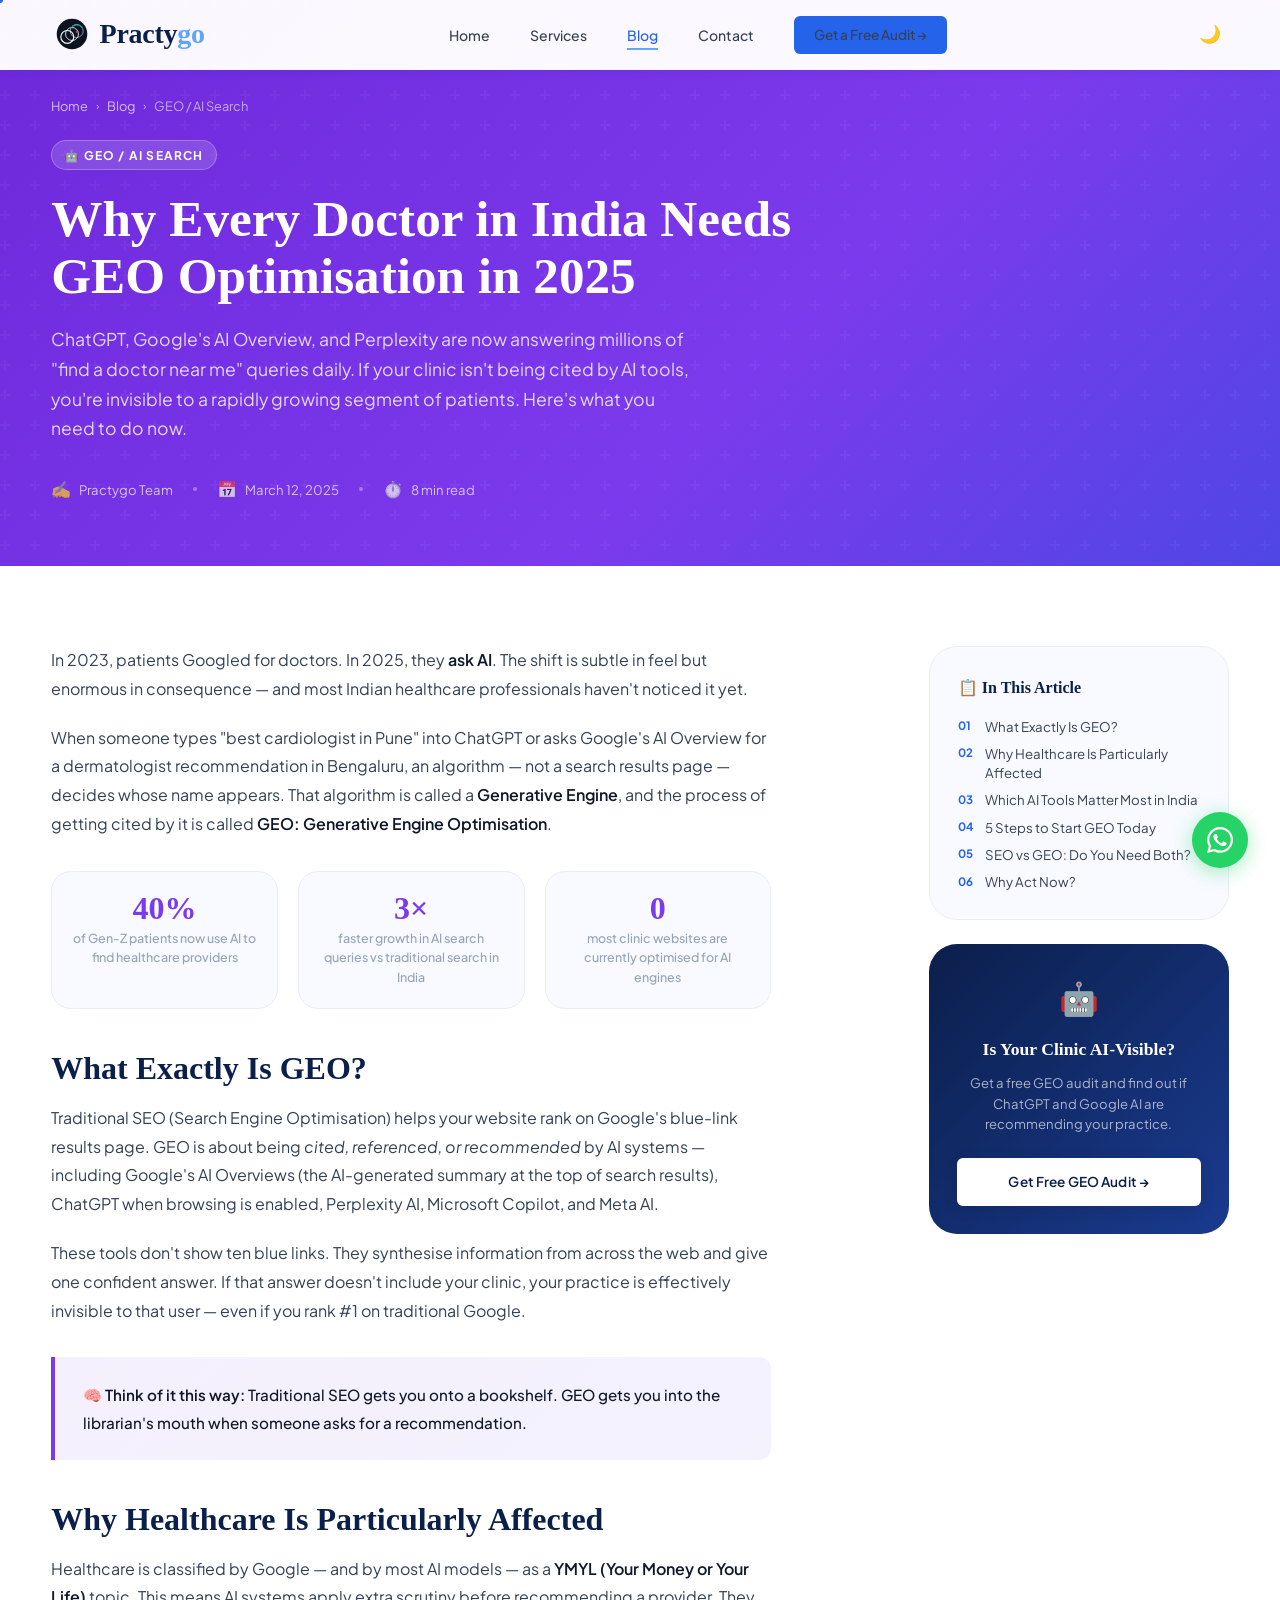
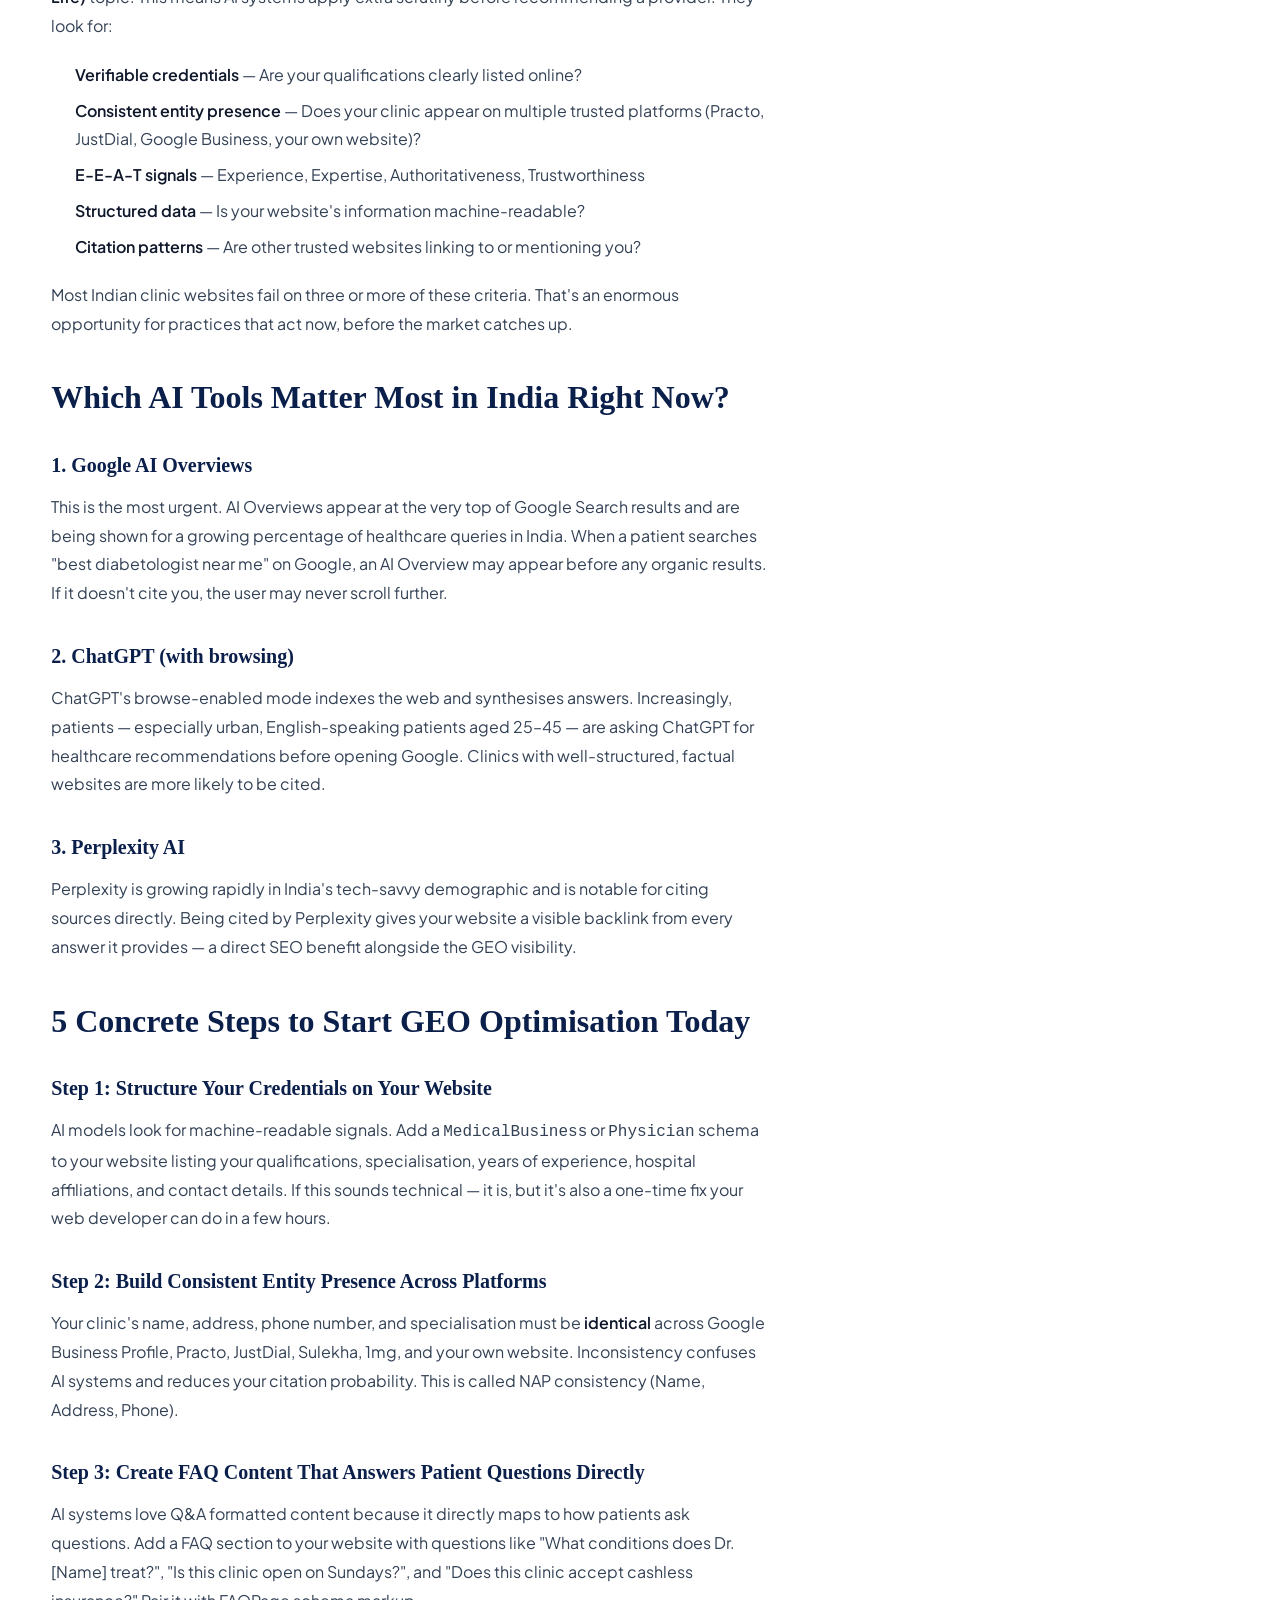
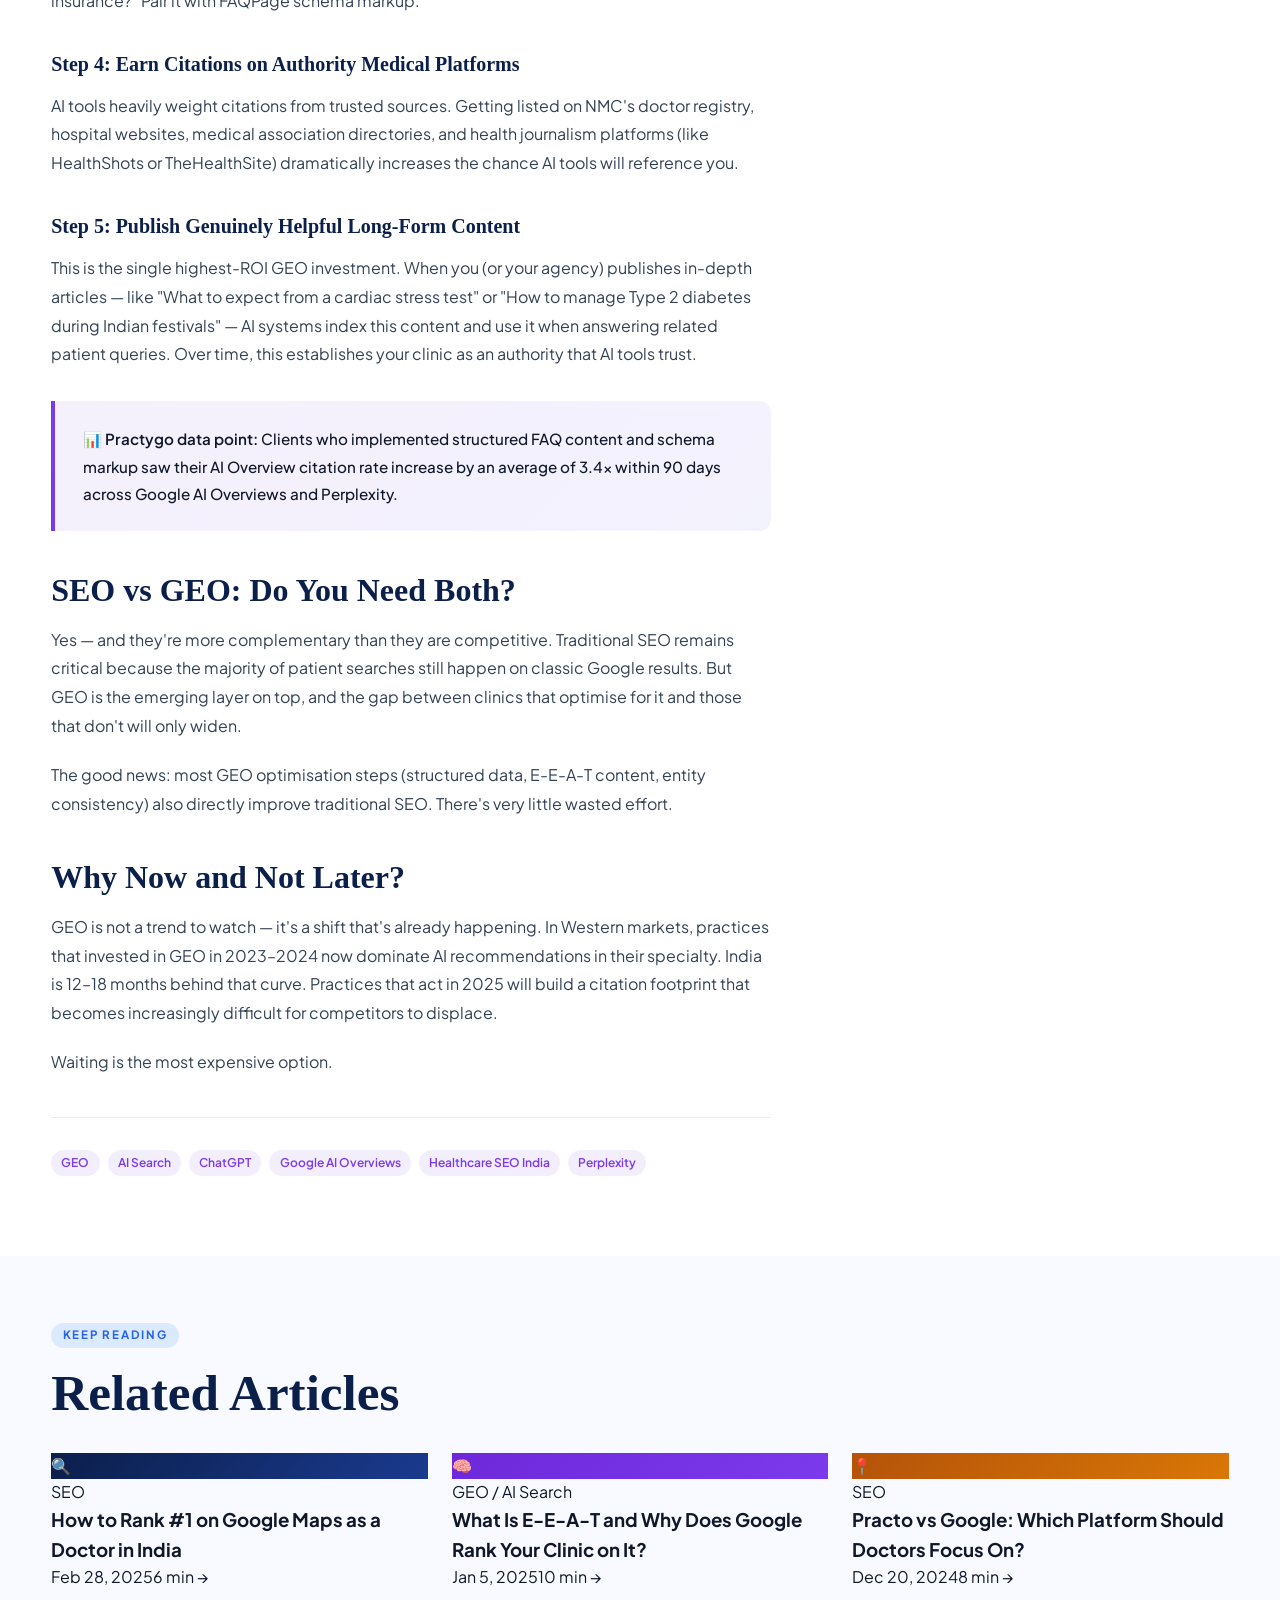
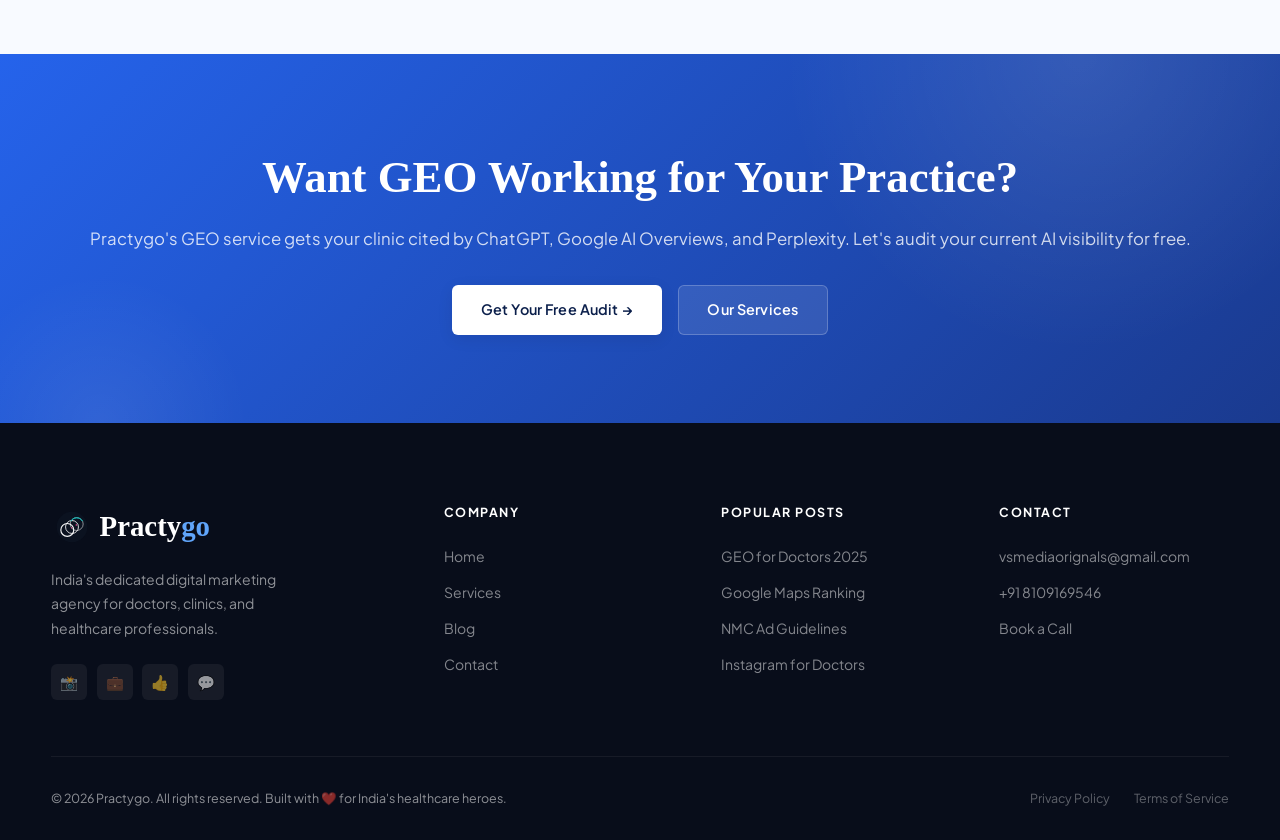
<file: blog-geo-optimisation-doctors-india.html>
<!DOCTYPE html>
<html lang="en">
<head>
  <meta charset="UTF-8"/>
  <meta name="viewport" content="width=device-width, initial-scale=1.0"/>
  <title>Why Every Doctor in India Needs GEO Optimisation in 2025 | Practygo Blog</title>
  <meta name="description" content="ChatGPT, Google AI Overviews, and Perplexity now answer millions of 'find a doctor' queries. If AI tools aren't recommending your clinic, you're invisible to a fast-growing patient segment. Here's what to do."/>
  <meta name="robots" content="index, follow"/>
  <link rel="canonical" href="https://practygo.in/blog-geo-optimisation-doctors-india.html"/>
  <meta property="og:type" content="article"/>
  <meta property="og:url" content="https://practygo.in/blog-geo-optimisation-doctors-india.html"/>
  <meta property="og:title" content="Why Every Doctor in India Needs GEO Optimisation in 2025"/>
  <meta property="og:description" content="AI tools like ChatGPT and Perplexity are answering patient queries. Is your clinic being recommended?"/>
  <meta property="og:site_name" content="Practygo"/>
  <meta name="twitter:card" content="summary_large_image"/>
  <script type="application/ld+json">
  {
    "@context": "https://schema.org",
    "@type": "BlogPosting",
    "headline": "Why Every Doctor in India Needs GEO Optimisation in 2025",
    "description": "ChatGPT, Google AI Overviews, and Perplexity now answer millions of find-a-doctor queries daily. If your clinic isn't being cited by AI tools, you're invisible to a rapidly growing segment of patients.",
    "url": "https://practygo.in/blog-geo-optimisation-doctors-india.html",
    "datePublished": "2025-03-12",
    "dateModified": "2026-03-21",
    "author": {
        "@type": "Person",
        "name": "Practygo Team",
        "url": "https://practygo.in"
    },
    "publisher": {
        "@type": "Organization",
        "name": "Practygo",
        "url": "https://practygo.in"
    },
    "mainEntityOfPage": {
        "@type": "WebPage",
        "@id": "https://practygo.in/blog-geo-optimisation-doctors-india.html"
    },
    "keywords": "GEO optimisation doctors India, AI search healthcare, ChatGPT doctor recommendations, Google AI Overviews medical",
    "articleSection": "GEO / AI Search",
    "timeRequired": "PT8M"
}
  </script>
  <script type="application/ld+json">{"@context":"https://schema.org","@type":"BreadcrumbList","itemListElement":[{"@type":"ListItem","position":1,"name":"Home","item":"https://practygo.in"},{"@type":"ListItem","position":2,"name":"Blog","item":"https://practygo.in/blog.html"},{"@type":"ListItem","position":3,"name":"Why Every Doctor in India Needs GEO Optimisation in 2025","item":"https://practygo.in/blog-geo-optimisation-doctors-india.html"}]}</script>
  <link rel="preconnect" href="https://fonts.googleapis.com"/>
  <link rel="preconnect" href="https://fonts.gstatic.com" crossorigin/>
  <link rel="stylesheet" href="https://fonts.googleapis.com/css2?family=Cormorant+Garant:ital,wght@0,400;0,600;0,700;1,400;1,700&family=Plus+Jakarta+Sans:wght@300;400;500;600;700&display=swap"/>
  <link rel="stylesheet" href="styles.css"/>
  <link rel="icon" href="FaviconLogo.svg" type="image/svg+xml"/>
  <style>
    .article-hero {
      background: linear-gradient(135deg, #6d28d9 0%, #7c3aed 60%, #4f46e5 100%);
      padding: 6rem 0 4rem; position: relative; overflow: hidden;
    }
    .article-hero::before {
      content: ''; position: absolute; inset: 0;
      background: url("data:image/svg+xml,%3Csvg width='60' height='60' viewBox='0 0 60 60' xmlns='http://www.w3.org/2000/svg'%3E%3Cg fill='none'%3E%3Cg fill='%23ffffff' fill-opacity='0.04'%3E%3Cpath d='M36 34v-4h-2v4h-4v2h4v4h2v-4h4v-2h-4zm0-30V0h-2v4h-4v2h4v4h2V6h4V4h-4zM6 34v-4H4v4H0v2h4v4h2v-4h4v-2H6zM6 4V0H4v4H0v2h4v4h2V6h4V4H6z'/%3E%3C/g%3E%3C/g%3E%3C/svg%3E");
    }
    .article-hero-inner { position: relative; z-index: 1; max-width: 780px; }
    .article-cat-badge {
      display: inline-block; background: rgba(255,255,255,.15); border: 1px solid rgba(255,255,255,.25);
      color: white; font-size: .75rem; font-weight: 700; letter-spacing: .1em; text-transform: uppercase;
      padding: .35em 1em; border-radius: 100px; margin-bottom: 1.25rem;
    }
    .article-hero h1 {
      font-family: var(--font-display); font-size: clamp(2rem, 4.5vw, 3.2rem);
      font-weight: 700; color: white; line-height: 1.12; margin-bottom: 1.25rem;
    }
    .article-hero-desc { font-size: 1.1rem; color: rgba(255,255,255,.8); line-height: 1.7; margin-bottom: 2rem; max-width: 640px; }
    .article-meta { display: flex; align-items: center; gap: 1.25rem; flex-wrap: wrap; }
    .article-meta-item { display: flex; align-items: center; gap: .5rem; font-size: .82rem; color: rgba(255,255,255,.7); }
    .article-meta-icon { font-size: 1rem; }
    .article-meta-divider { width: 4px; height: 4px; background: rgba(255,255,255,.35); border-radius: 50%; }

    .article-body-wrap { display: grid; grid-template-columns: 1fr 300px; gap: 4rem; align-items: start; padding: 5rem 0; }
    .article-content { max-width: 720px; }
    .article-content h2 {
      font-family: var(--font-display); font-size: clamp(1.5rem, 2.8vw, 2rem);
      font-weight: 700; color: var(--blue-deep); margin: 2.5rem 0 1rem; line-height: 1.2;
    }
    .article-content h3 {
      font-family: var(--font-display); font-size: 1.25rem; font-weight: 700;
      color: var(--blue-deep); margin: 2rem 0 .75rem;
    }
    .article-content p { font-size: 1rem; color: var(--text-body); line-height: 1.8; margin-bottom: 1.25rem; }
    .article-content ul, .article-content ol { padding-left: 1.5rem; margin-bottom: 1.25rem; }
    .article-content li { font-size: 1rem; color: var(--text-body); line-height: 1.75; margin-bottom: .5rem; }
    .article-content strong { color: var(--text-dark); font-weight: 600; }
    .article-callout {
      background: linear-gradient(135deg, rgba(109,40,217,.07), rgba(79,70,229,.07));
      border-left: 4px solid #7c3aed; border-radius: 0 var(--r-md) var(--r-md) 0;
      padding: 1.5rem 1.75rem; margin: 2rem 0;
    }
    .article-callout p { margin: 0; font-size: .95rem; color: var(--text-dark); font-weight: 500; }
    .article-stat-row { display: grid; grid-template-columns: repeat(3, 1fr); gap: 1.25rem; margin: 2rem 0; }
    .article-stat {
      background: var(--off-white); border: 1px solid var(--gray-light); border-radius: var(--r-lg);
      padding: 1.25rem; text-align: center;
    }
    .article-stat-num { font-family: var(--font-display); font-size: 2rem; font-weight: 700; color: #7c3aed; line-height: 1; margin-bottom: .3rem; }
    .article-stat-lbl { font-size: .78rem; color: var(--gray-mid); font-weight: 500; }

    .article-sidebar { position: sticky; top: 80px; }
    .sidebar-toc {
      background: var(--off-white); border: 1px solid var(--gray-light);
      border-radius: var(--r-xl); padding: 1.75rem; margin-bottom: 1.5rem;
    }
    .sidebar-toc h3 { font-family: var(--font-display); font-size: 1rem; font-weight: 700; color: var(--blue-deep); margin-bottom: 1rem; }
    .toc-list { list-style: none; padding: 0; margin: 0; display: flex; flex-direction: column; gap: .5rem; }
    .toc-list a { font-size: .83rem; color: var(--text-body); text-decoration: none; display: flex; gap: .5rem; align-items: flex-start; transition: color var(--transition); line-height: 1.45; }
    .toc-list a:hover { color: var(--blue-bright); }
    .toc-num { font-size: .72rem; font-weight: 700; color: var(--blue-bright); min-width: 1.2rem; padding-top: .1rem; }

    .sidebar-cta {
      background: linear-gradient(135deg, var(--blue-deep), var(--blue-mid));
      border-radius: var(--r-xl); padding: 1.75rem; text-align: center;
    }
    .sidebar-cta h3 { font-family: var(--font-display); font-size: 1.1rem; font-weight: 700; color: white; margin-bottom: .6rem; }
    .sidebar-cta p { font-size: .82rem; color: rgba(255,255,255,.65); margin-bottom: 1.25rem; line-height: 1.55; }

    .article-tags { display: flex; gap: .5rem; flex-wrap: wrap; margin: 2.5rem 0 0; padding-top: 2rem; border-top: 1px solid var(--gray-light); }
    .article-tag {
      font-size: .75rem; font-weight: 600; color: #7c3aed;
      background: rgba(109,40,217,.08); padding: .3em .85em; border-radius: 100px;
    }

    .related-posts { padding: 4rem 0; background: var(--off-white); }
    .related-grid { display: grid; grid-template-columns: repeat(3, 1fr); gap: 1.5rem; margin-top: 2rem; }

    .breadcrumb { display: flex; align-items: center; gap: .5rem; font-size: .8rem; color: rgba(255,255,255,.6); margin-bottom: 1.5rem; flex-wrap: wrap; }
    .breadcrumb a { color: rgba(255,255,255,.7); text-decoration: none; transition: color .2s; }
    .breadcrumb a:hover { color: white; }
    .breadcrumb-sep { font-size: .7rem; }

    @media (max-width: 1024px) {
      .article-body-wrap { grid-template-columns: 1fr; }
      .article-sidebar { position: static; }
      .related-grid { grid-template-columns: repeat(2, 1fr); }
      .article-stat-row { grid-template-columns: repeat(3, 1fr); }
    }
    @media (max-width: 640px) {
      .related-grid { grid-template-columns: 1fr; }
      .article-stat-row { grid-template-columns: 1fr; }
    }

    /* ── Dark mode overrides ── */
    body.dark .article-content h2,
    body.dark .article-content h3 { color: #e2e8f0; }
    body.dark .article-content p,
    body.dark .article-content li { color: #cbd5e1; }
    body.dark .article-content strong { color: #f1f5f9; }
    body.dark .article-content a { color: #93c5fd; }
    body.dark .article-content code { background: #1e293b; color: #93c5fd; padding: .1em .4em; border-radius: 4px; }
    body.dark .sidebar-toc { background: #1e293b; border-color: #334155; }
    body.dark .sidebar-toc h3 { color: #e2e8f0; }
    body.dark .toc-list a { color: #cbd5e1; }
    body.dark .toc-list a:hover { color: #93c5fd; }
    body.dark .article-stat { background: #1e293b; border-color: #334155; }
    body.dark .article-stat-lbl { color: #94a3b8; }
    body.dark .article-callout { background: rgba(255,255,255,.04); }
    body.dark .article-callout p { color: #e2e8f0; }
    body.dark .numbered-feature { background: #1e293b; border-color: #334155; }
    body.dark .feature-body h3 { color: #e2e8f0; }
    body.dark .feature-body p { color: #cbd5e1; }
    body.dark .do-box { background: rgba(5,150,105,.12); border-color: rgba(5,150,105,.35); }
    body.dark .dont-box { background: rgba(220,38,38,.12); border-color: rgba(220,38,38,.35); }
    body.dark .do-box h4 { color: #6ee7b7; }
    body.dark .dont-box h4 { color: #fca5a5; }
    body.dark .do-box li, body.dark .dont-box li { color: #cbd5e1; }
    body.dark .rule-block { background: #1e293b; border-color: #334155; }
    body.dark .rule-block h3 { color: #e2e8f0; }
    body.dark .rule-block p { color: #cbd5e1; }
    body.dark .review-example { background: #1e293b; border-color: #334155; }
    body.dark .review-example .review-text { color: #cbd5e1; }
    body.dark .review-example .response-text { background: #0f172a; border-color: #334155; color: #cbd5e1; }
    body.dark .reel-idea { background: #1e293b; border-color: #334155; }
    body.dark .reel-body h3 { color: #e2e8f0; }
    body.dark .reel-body p { color: #cbd5e1; }
    body.dark .keyword-table th { background: #1e293b; color: #e2e8f0; border-color: #334155; }
    body.dark .keyword-table td { color: #cbd5e1; border-color: #334155; }
    body.dark .keyword-table tr:hover td { background: rgba(255,255,255,.04); }
    body.dark .article-tags { border-color: #334155; }
  </style>
</head>
<body>

<div class="cursor-dot" id="cursorDot"></div>
<div class="cursor-ring" id="cursorRing"></div>

<a href="https://wa.me/918109169546" class="wa-fab" target="_blank" rel="noopener" title="Chat on WhatsApp">
  <svg width="26" height="26" viewBox="0 0 24 24" fill="currentColor"><path d="M17.472 14.382c-.297-.149-1.758-.867-2.03-.967-.273-.099-.471-.148-.67.15-.197.297-.767.966-.94 1.164-.173.199-.347.223-.644.075-.297-.15-1.255-.463-2.39-1.475-.883-.788-1.48-1.761-1.653-2.059-.173-.297-.018-.458.13-.606.134-.133.298-.347.446-.52.149-.174.198-.298.298-.497.099-.198.05-.371-.025-.52-.075-.149-.669-1.612-.916-2.207-.242-.579-.487-.5-.669-.51-.173-.008-.371-.01-.57-.01-.198 0-.52.074-.792.372-.272.297-1.04 1.016-1.04 2.479 0 1.462 1.065 2.875 1.213 3.074.149.198 2.096 3.2 5.077 4.487.709.306 1.262.489 1.694.625.712.227 1.36.195 1.871.118.571-.085 1.758-.719 2.006-1.413.248-.694.248-1.289.173-1.413-.074-.124-.272-.198-.57-.347m-5.421 7.403h-.004a9.87 9.87 0 01-5.031-1.378l-.361-.214-3.741.982.998-3.648-.235-.374a9.86 9.86 0 01-1.51-5.26c.001-5.45 4.436-9.884 9.888-9.884 2.64 0 5.122 1.03 6.988 2.898a9.825 9.825 0 012.893 6.994c-.003 5.45-4.437 9.884-9.885 9.884m8.413-18.297A11.815 11.815 0 0012.05 0C5.495 0 .16 5.335.157 11.892c0 2.096.547 4.142 1.588 5.945L.057 24l6.305-1.654a11.882 11.882 0 005.683 1.448h.005c6.554 0 11.89-5.335 11.893-11.893a11.821 11.821 0 00-3.48-8.413z"/></svg>
</a>

<nav class="nav nav-static" id="nav">
  <div class="container nav-inner">
    <a href="index.html" class="logo"><img src="FaviconLogo.svg" alt="Practygo Logo" style="display:inline;height:42px;width:42px;vertical-align:middle;margin-right:0.4rem;position:relative;top:-3px;">Practy<span>go</span></a>
    <div class="nav-links">
      <a href="index.html">Home</a>
      <a href="services.html">Services</a>
      <a href="blog.html" class="active">Blog</a>
      <a href="contact.html">Contact</a>
      <a href="contact.html" class="nav-cta">Get a Free Audit →</a>
    </div>
    <div style="display:flex;align-items:center;gap:.5rem">
      <button class="theme-toggle" id="themeToggle" title="Toggle dark mode">🌙</button>
      <button class="hamburger" aria-label="Open menu"><span></span><span></span><span></span></button>
    </div>
  </div>
</nav>

<div class="mobile-nav">
  <button class="mobile-close">✕</button>
  <a href="index.html">Home</a>
  <a href="services.html">Services</a>
  <a href="blog.html">Blog</a>
  <a href="contact.html">Contact</a>
  <a href="contact.html" class="btn btn-primary" style="font-size:1rem;margin-top:1rem">Get a Free Audit</a>
</div>

<!-- ARTICLE HERO -->
<section class="article-hero">
  <div class="container">
    <div class="article-hero-inner">
      <nav class="breadcrumb" aria-label="Breadcrumb">
        <a href="index.html">Home</a>
        <span class="breadcrumb-sep">›</span>
        <a href="blog.html">Blog</a>
        <span class="breadcrumb-sep">›</span>
        <span>GEO / AI Search</span>
      </nav>
      <span class="article-cat-badge">🤖 GEO / AI Search</span>
      <h1>Why Every Doctor in India Needs GEO Optimisation in 2025</h1>
      <p class="article-hero-desc">ChatGPT, Google's AI Overview, and Perplexity are now answering millions of "find a doctor near me" queries daily. If your clinic isn't being cited by AI tools, you're invisible to a rapidly growing segment of patients. Here's what you need to do now.</p>
      <div class="article-meta">
        <div class="article-meta-item"><span class="article-meta-icon">✍️</span> Practygo Team</div>
        <div class="article-meta-divider"></div>
        <div class="article-meta-item"><span class="article-meta-icon">📅</span> March 12, 2025</div>
        <div class="article-meta-divider"></div>
        <div class="article-meta-item"><span class="article-meta-icon">⏱️</span> 8 min read</div>
      </div>
    </div>
  </div>
</section>

<!-- ARTICLE BODY -->
<div class="container">
  <div class="article-body-wrap">
    <article class="article-content">

      <p>In 2023, patients Googled for doctors. In 2025, they <strong>ask AI</strong>. The shift is subtle in feel but enormous in consequence — and most Indian healthcare professionals haven't noticed it yet.</p>

      <p>When someone types "best cardiologist in Pune" into ChatGPT or asks Google's AI Overview for a dermatologist recommendation in Bengaluru, an algorithm — not a search results page — decides whose name appears. That algorithm is called a <strong>Generative Engine</strong>, and the process of getting cited by it is called <strong>GEO: Generative Engine Optimisation</strong>.</p>

      <div class="article-stat-row">
        <div class="article-stat">
          <div class="article-stat-num">40%</div>
          <div class="article-stat-lbl">of Gen-Z patients now use AI to find healthcare providers</div>
        </div>
        <div class="article-stat">
          <div class="article-stat-num">3×</div>
          <div class="article-stat-lbl">faster growth in AI search queries vs traditional search in India</div>
        </div>
        <div class="article-stat">
          <div class="article-stat-num">0</div>
          <div class="article-stat-lbl">most clinic websites are currently optimised for AI engines</div>
        </div>
      </div>

      <h2 id="what-is-geo">What Exactly Is GEO?</h2>
      <p>Traditional SEO (Search Engine Optimisation) helps your website rank on Google's blue-link results page. GEO is about being <em>cited, referenced, or recommended</em> by AI systems — including Google's AI Overviews (the AI-generated summary at the top of search results), ChatGPT when browsing is enabled, Perplexity AI, Microsoft Copilot, and Meta AI.</p>

      <p>These tools don't show ten blue links. They synthesise information from across the web and give one confident answer. If that answer doesn't include your clinic, your practice is effectively invisible to that user — even if you rank #1 on traditional Google.</p>

      <div class="article-callout">
        <p>🧠 <strong>Think of it this way:</strong> Traditional SEO gets you onto a bookshelf. GEO gets you into the librarian's mouth when someone asks for a recommendation.</p>
      </div>

      <h2 id="why-healthcare">Why Healthcare Is Particularly Affected</h2>
      <p>Healthcare is classified by Google — and by most AI models — as a <strong>YMYL (Your Money or Your Life)</strong> topic. This means AI systems apply extra scrutiny before recommending a provider. They look for:</p>
      <ul>
        <li><strong>Verifiable credentials</strong> — Are your qualifications clearly listed online?</li>
        <li><strong>Consistent entity presence</strong> — Does your clinic appear on multiple trusted platforms (Practo, JustDial, Google Business, your own website)?</li>
        <li><strong>E-E-A-T signals</strong> — Experience, Expertise, Authoritativeness, Trustworthiness</li>
        <li><strong>Structured data</strong> — Is your website's information machine-readable?</li>
        <li><strong>Citation patterns</strong> — Are other trusted websites linking to or mentioning you?</li>
      </ul>

      <p>Most Indian clinic websites fail on three or more of these criteria. That's an enormous opportunity for practices that act now, before the market catches up.</p>

      <h2 id="ai-tools-india">Which AI Tools Matter Most in India Right Now?</h2>

      <h3>1. Google AI Overviews</h3>
      <p>This is the most urgent. AI Overviews appear at the very top of Google Search results and are being shown for a growing percentage of healthcare queries in India. When a patient searches "best diabetologist near me" on Google, an AI Overview may appear before any organic results. If it doesn't cite you, the user may never scroll further.</p>

      <h3>2. ChatGPT (with browsing)</h3>
      <p>ChatGPT's browse-enabled mode indexes the web and synthesises answers. Increasingly, patients — especially urban, English-speaking patients aged 25–45 — are asking ChatGPT for healthcare recommendations before opening Google. Clinics with well-structured, factual websites are more likely to be cited.</p>

      <h3>3. Perplexity AI</h3>
      <p>Perplexity is growing rapidly in India's tech-savvy demographic and is notable for citing sources directly. Being cited by Perplexity gives your website a visible backlink from every answer it provides — a direct SEO benefit alongside the GEO visibility.</p>

      <h2 id="how-to-optimise">5 Concrete Steps to Start GEO Optimisation Today</h2>

      <h3>Step 1: Structure Your Credentials on Your Website</h3>
      <p>AI models look for machine-readable signals. Add a <code>MedicalBusiness</code> or <code>Physician</code> schema to your website listing your qualifications, specialisation, years of experience, hospital affiliations, and contact details. If this sounds technical — it is, but it's also a one-time fix your web developer can do in a few hours.</p>

      <h3>Step 2: Build Consistent Entity Presence Across Platforms</h3>
      <p>Your clinic's name, address, phone number, and specialisation must be <strong>identical</strong> across Google Business Profile, Practo, JustDial, Sulekha, 1mg, and your own website. Inconsistency confuses AI systems and reduces your citation probability. This is called NAP consistency (Name, Address, Phone).</p>

      <h3>Step 3: Create FAQ Content That Answers Patient Questions Directly</h3>
      <p>AI systems love Q&A formatted content because it directly maps to how patients ask questions. Add a FAQ section to your website with questions like "What conditions does Dr. [Name] treat?", "Is this clinic open on Sundays?", and "Does this clinic accept cashless insurance?" Pair it with FAQPage schema markup.</p>

      <h3>Step 4: Earn Citations on Authority Medical Platforms</h3>
      <p>AI tools heavily weight citations from trusted sources. Getting listed on NMC's doctor registry, hospital websites, medical association directories, and health journalism platforms (like HealthShots or TheHealthSite) dramatically increases the chance AI tools will reference you.</p>

      <h3>Step 5: Publish Genuinely Helpful Long-Form Content</h3>
      <p>This is the single highest-ROI GEO investment. When you (or your agency) publishes in-depth articles — like "What to expect from a cardiac stress test" or "How to manage Type 2 diabetes during Indian festivals" — AI systems index this content and use it when answering related patient queries. Over time, this establishes your clinic as an authority that AI tools trust.</p>

      <div class="article-callout">
        <p>📊 <strong>Practygo data point:</strong> Clients who implemented structured FAQ content and schema markup saw their AI Overview citation rate increase by an average of 3.4× within 90 days across Google AI Overviews and Perplexity.</p>
      </div>

      <h2 id="seo-vs-geo">SEO vs GEO: Do You Need Both?</h2>
      <p>Yes — and they're more complementary than they are competitive. Traditional SEO remains critical because the majority of patient searches still happen on classic Google results. But GEO is the emerging layer on top, and the gap between clinics that optimise for it and those that don't will only widen.</p>

      <p>The good news: most GEO optimisation steps (structured data, E-E-A-T content, entity consistency) also directly improve traditional SEO. There's very little wasted effort.</p>

      <h2 id="start-now">Why Now and Not Later?</h2>
      <p>GEO is not a trend to watch — it's a shift that's already happening. In Western markets, practices that invested in GEO in 2023–2024 now dominate AI recommendations in their specialty. India is 12–18 months behind that curve. Practices that act in 2025 will build a citation footprint that becomes increasingly difficult for competitors to displace.</p>

      <p>Waiting is the most expensive option.</p>

      <div class="article-tags">
        <span class="article-tag">GEO</span>
        <span class="article-tag">AI Search</span>
        <span class="article-tag">ChatGPT</span>
        <span class="article-tag">Google AI Overviews</span>
        <span class="article-tag">Healthcare SEO India</span>
        <span class="article-tag">Perplexity</span>
      </div>

    </article>

    <!-- SIDEBAR -->
    <aside class="article-sidebar">
      <div class="sidebar-toc">
        <h3>📋 In This Article</h3>
        <ul class="toc-list">
          <li><a href="#what-is-geo"><span class="toc-num">01</span> What Exactly Is GEO?</a></li>
          <li><a href="#why-healthcare"><span class="toc-num">02</span> Why Healthcare Is Particularly Affected</a></li>
          <li><a href="#ai-tools-india"><span class="toc-num">03</span> Which AI Tools Matter Most in India</a></li>
          <li><a href="#how-to-optimise"><span class="toc-num">04</span> 5 Steps to Start GEO Today</a></li>
          <li><a href="#seo-vs-geo"><span class="toc-num">05</span> SEO vs GEO: Do You Need Both?</a></li>
          <li><a href="#start-now"><span class="toc-num">06</span> Why Act Now?</a></li>
        </ul>
      </div>
      <div class="sidebar-cta">
        <div style="font-size:2rem;margin-bottom:.75rem">🤖</div>
        <h3>Is Your Clinic AI-Visible?</h3>
        <p>Get a free GEO audit and find out if ChatGPT and Google AI are recommending your practice.</p>
        <a href="contact.html" class="btn btn-white" style="width:100%;justify-content:center;font-size:.85rem;margin-top:.25rem">Get Free GEO Audit →</a>
      </div>
    </aside>
  </div>
</div>

<!-- RELATED POSTS -->
<section class="related-posts">
  <div class="container">
    <span class="section-label">Keep Reading</span>
    <h2 class="section-title">Related Articles</h2>
    <div class="related-grid">
      <a href="blog-google-maps-ranking-doctors.html" style="text-decoration:none">
        <div class="blog-card">
          <div class="blog-card-img" style="background:linear-gradient(135deg,#0b1f4b,#1a3a8f)"><span class="blog-card-img-icon">🔍</span></div>
          <div class="blog-card-body">
            <div class="blog-card-cat">SEO</div>
            <h3>How to Rank #1 on Google Maps as a Doctor in India</h3>
            <div class="blog-card-footer"><span class="blog-card-date">Feb 28, 2025</span><span class="blog-card-read">6 min →</span></div>
          </div>
        </div>
      </a>
      <a href="blog-eeat-google-clinic.html" style="text-decoration:none">
        <div class="blog-card">
          <div class="blog-card-img" style="background:linear-gradient(135deg,#6d28d9,#7c3aed)"><span class="blog-card-img-icon">🧠</span></div>
          <div class="blog-card-body">
            <div class="blog-card-cat">GEO / AI Search</div>
            <h3>What Is E-E-A-T and Why Does Google Rank Your Clinic on It?</h3>
            <div class="blog-card-footer"><span class="blog-card-date">Jan 5, 2025</span><span class="blog-card-read">10 min →</span></div>
          </div>
        </div>
      </a>
      <a href="blog-practo-vs-google.html" style="text-decoration:none">
        <div class="blog-card">
          <div class="blog-card-img" style="background:linear-gradient(135deg,#b45309,#d97706)"><span class="blog-card-img-icon">📍</span></div>
          <div class="blog-card-body">
            <div class="blog-card-cat">SEO</div>
            <h3>Practo vs Google: Which Platform Should Doctors Focus On?</h3>
            <div class="blog-card-footer"><span class="blog-card-date">Dec 20, 2024</span><span class="blog-card-read">8 min →</span></div>
          </div>
        </div>
      </a>
    </div>
  </div>
</section>

<section class="cta-band">
  <div class="container">
    <div class="reveal">
      <h2>Want GEO Working for Your Practice?</h2>
      <p>Practygo's GEO service gets your clinic cited by ChatGPT, Google AI Overviews, and Perplexity. Let's audit your current AI visibility for free.</p>
      <div class="cta-band-actions">
        <a href="contact.html" class="btn btn-white magnetic-btn">Get Your Free Audit →</a>
        <a href="services.html" class="btn btn-ghost">Our Services</a>
      </div>
    </div>
  </div>
</section>

<footer>
  <div class="container">
    <div class="footer-top">
      <div class="footer-brand">
        <div class="logo-foot"><img src="FaviconLogo.svg" alt="Practygo Logo" style="display:inline;height:42px;width:42px;vertical-align:middle;margin-right:0.4rem;position:relative;top:-3px;">Practy<span>go</span></div>
        <p>India's dedicated digital marketing agency for doctors, clinics, and healthcare professionals.</p>
        <div class="footer-brand-social">
          <a href="https://www.instagram.com/practygo/" class="footer-social-btn" target="_blank" rel="noopener">📸</a><a href="https://www.linkedin.com/company/practygo/" class="footer-social-btn" target="_blank" rel="noopener">💼</a>
          <a href="https://www.facebook.com/people/Practygo/61564840301220/" class="footer-social-btn" target="_blank" rel="noopener">👍</a><a href="https://x.com/Practygo" class="footer-social-btn" target="_blank" rel="noopener">💬</a>
        </div>
      </div>
      <div class="footer-col"><h4>Company</h4><ul><li><a href="index.html">Home</a></li><li><a href="services.html">Services</a></li><li><a href="blog.html">Blog</a></li><li><a href="contact.html">Contact</a></li></ul></div>
      <div class="footer-col"><h4>Popular Posts</h4><ul><li><a href="blog-geo-optimisation-doctors-india.html">GEO for Doctors 2025</a></li><li><a href="blog-google-maps-ranking-doctors.html">Google Maps Ranking</a></li><li><a href="blog-nmc-advertising-guidelines.html">NMC Ad Guidelines</a></li><li><a href="blog-instagram-doctors-nmc-guidelines.html">Instagram for Doctors</a></li></ul></div>
      <div class="footer-col"><h4>Contact</h4><ul><li><a href="mailto:vsmediaorignals@gmail.com">vsmediaorignals@gmail.com</a></li><li><a href="tel:+918109169546">+91 8109169546</a></li><li><a href="contact.html">Book a Call</a></li></ul></div>
    </div>
    <div class="footer-bottom">
      <p>© 2026 Practygo. All rights reserved. Built with ❤️ for India's healthcare heroes.</p>
      <div class="footer-legal"><a href="#">Privacy Policy</a><a href="#">Terms of Service</a></div>
    </div>
  </div>
</footer>
<script src="script.js"></script>
</body>
</html>
</file>
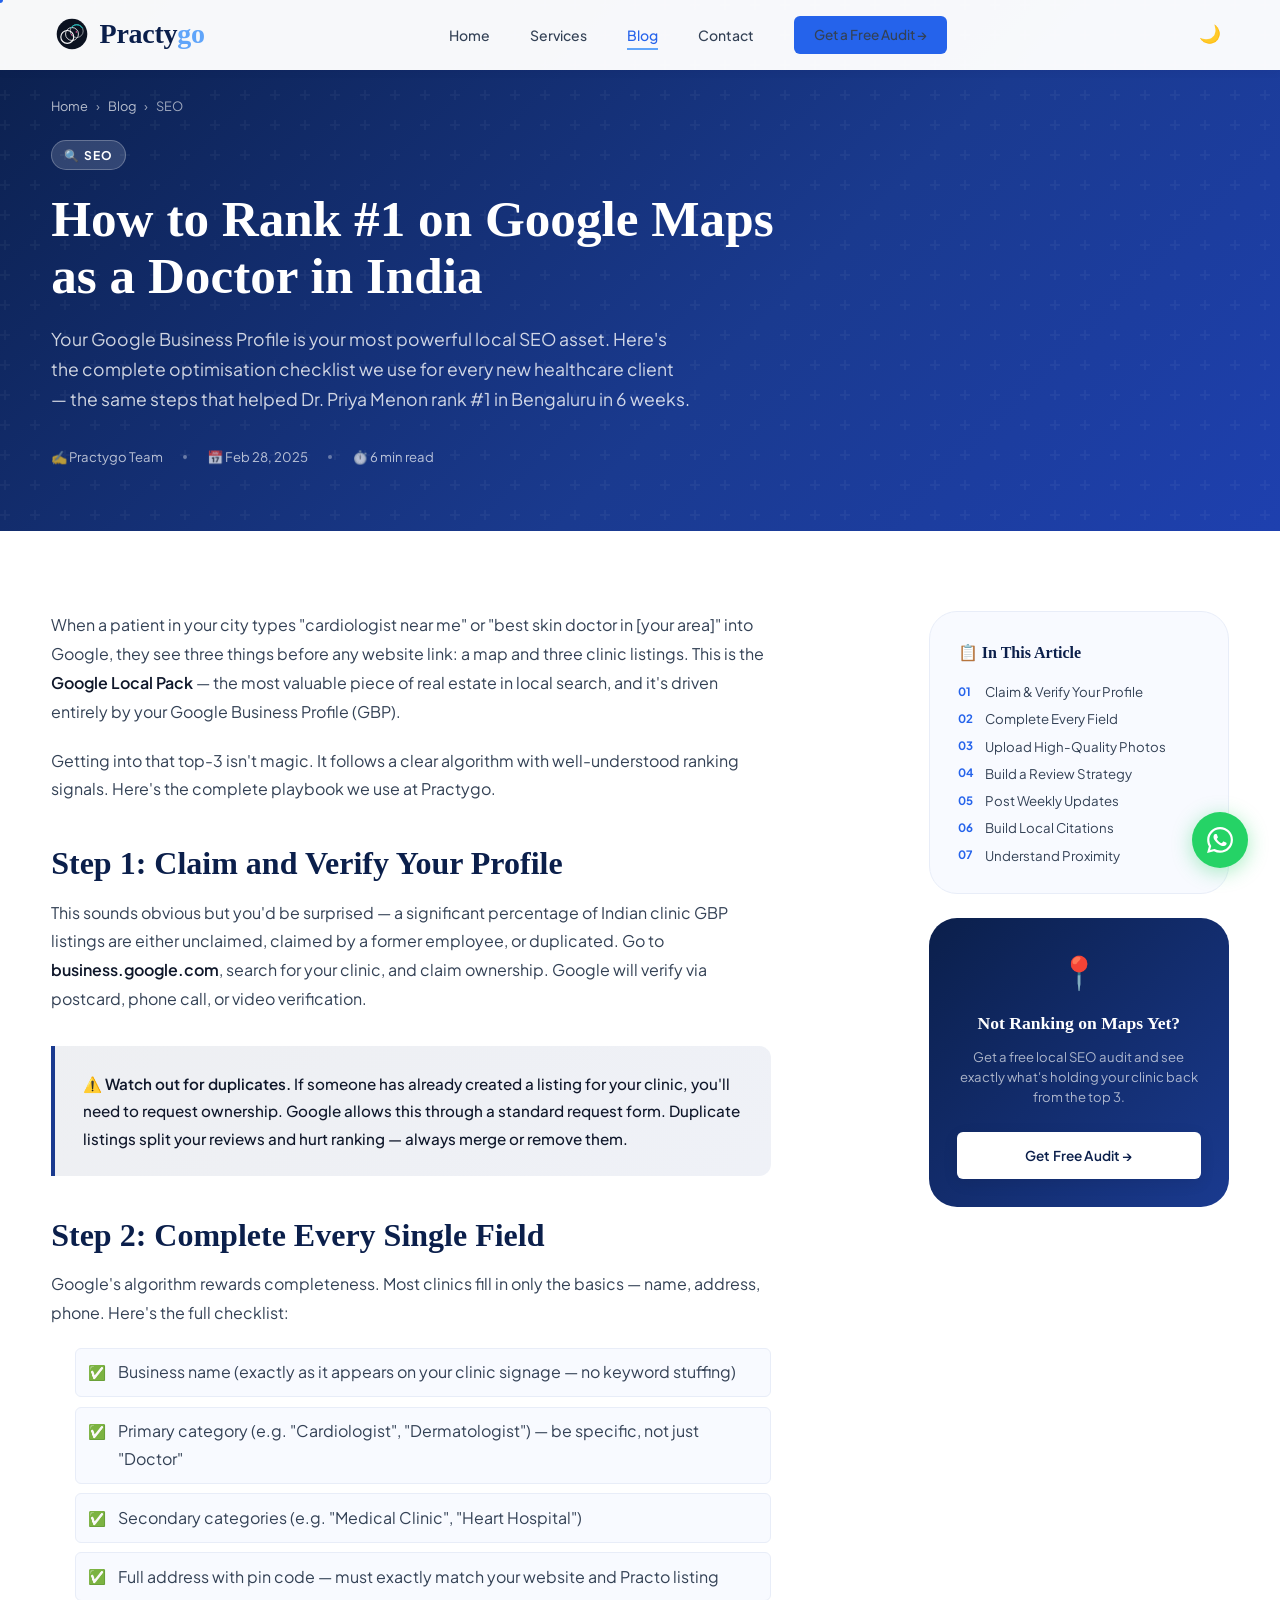
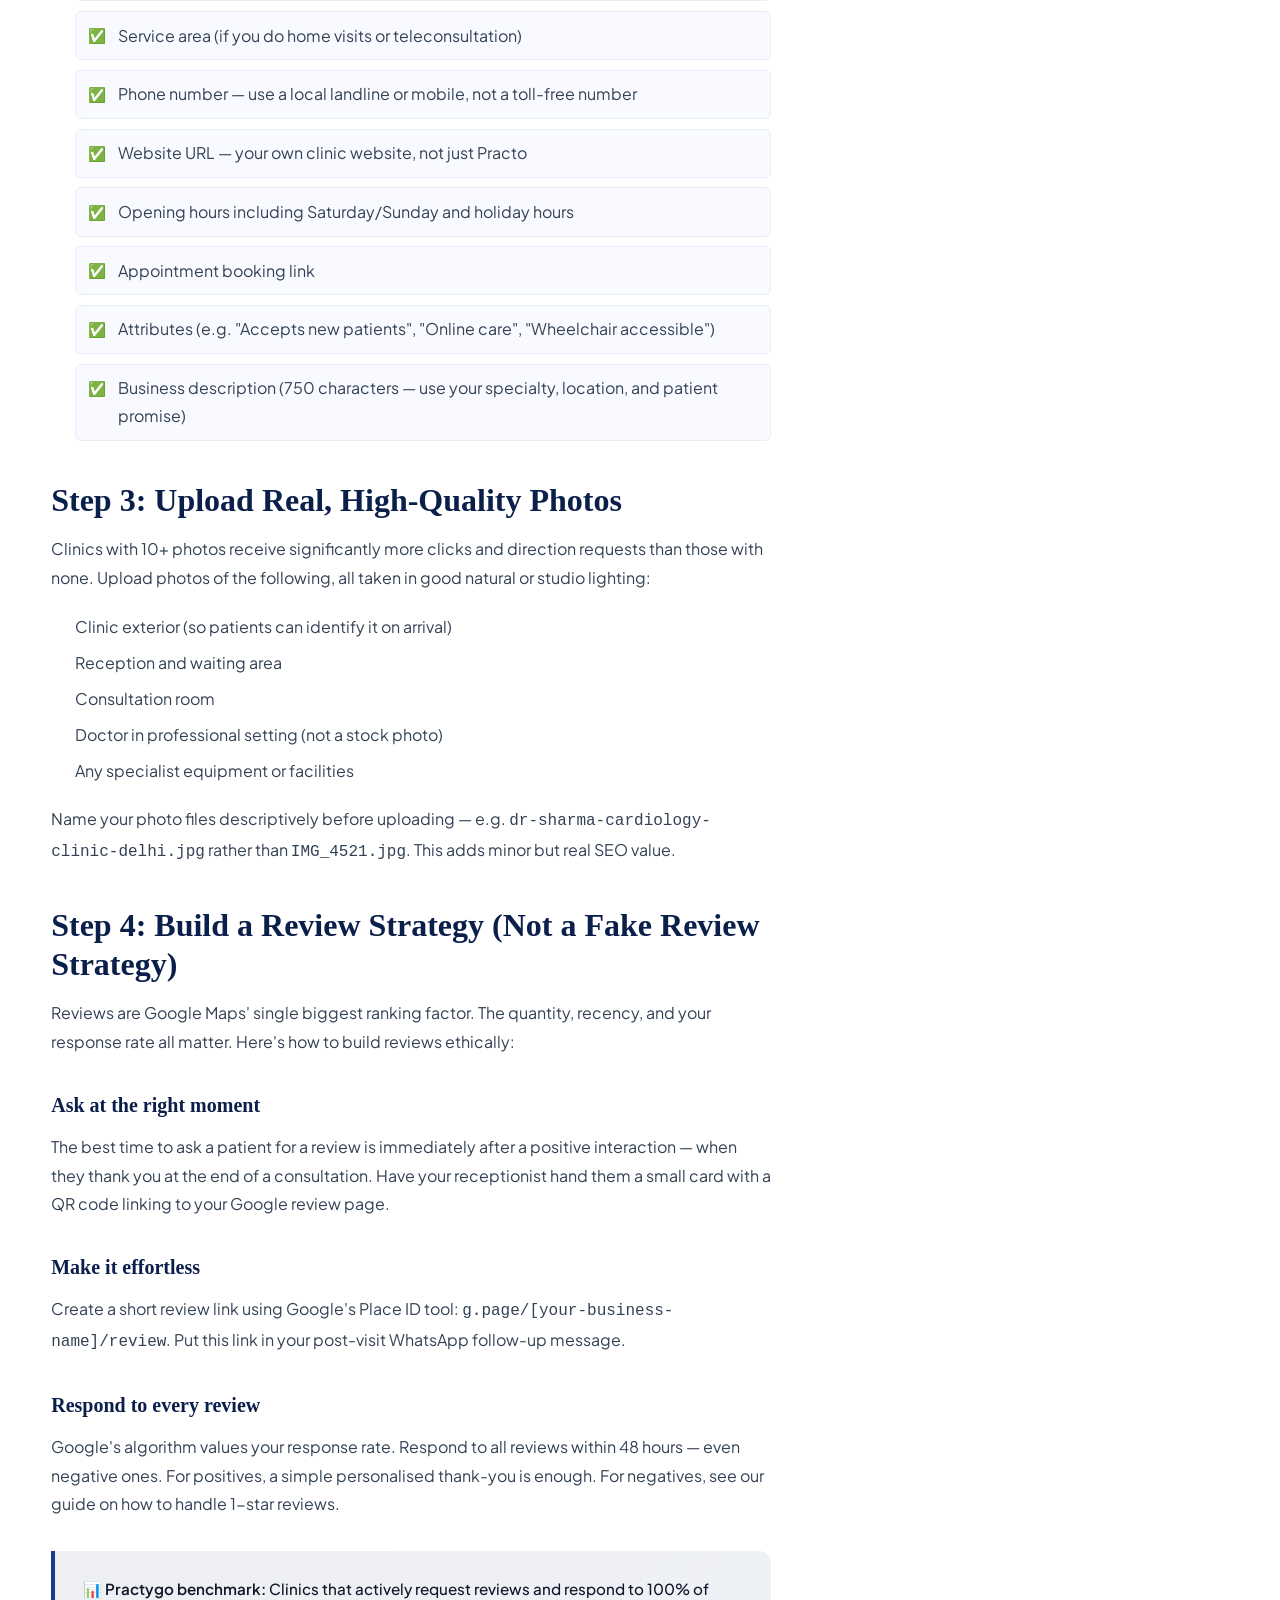
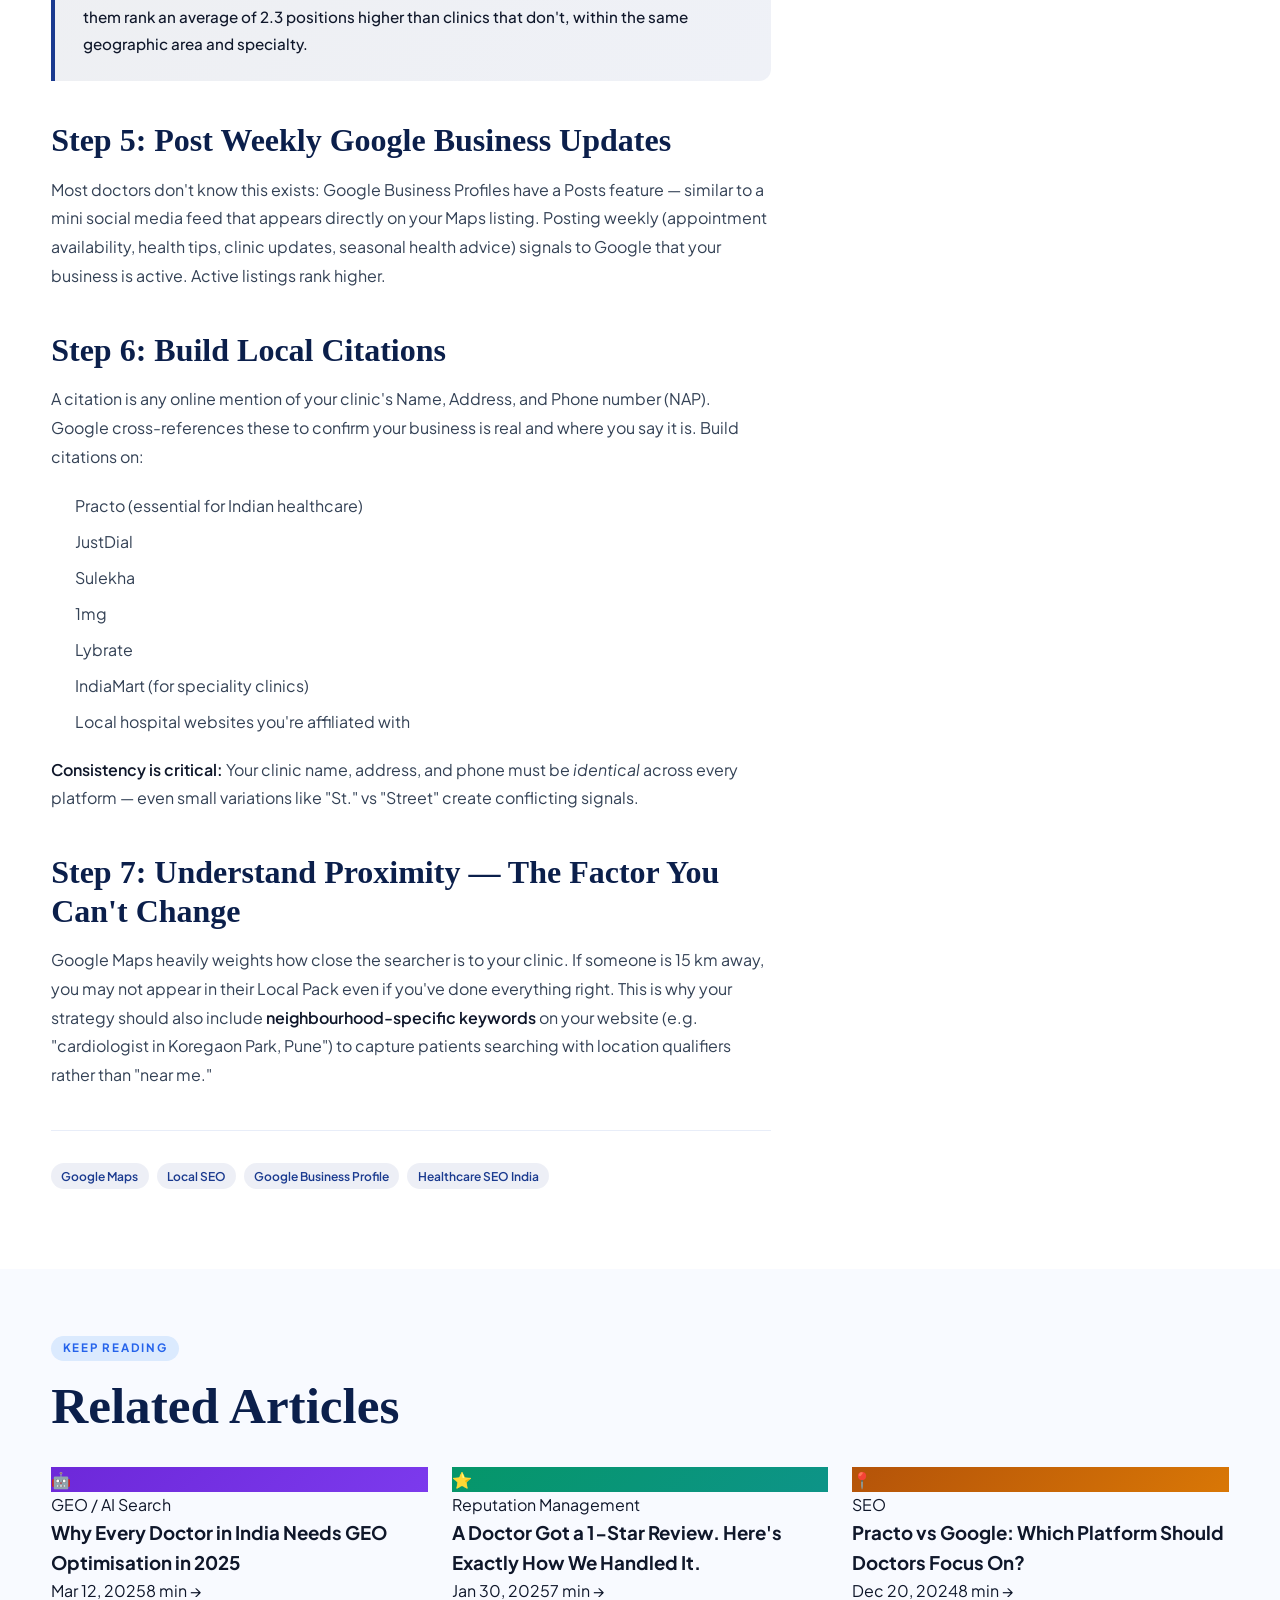
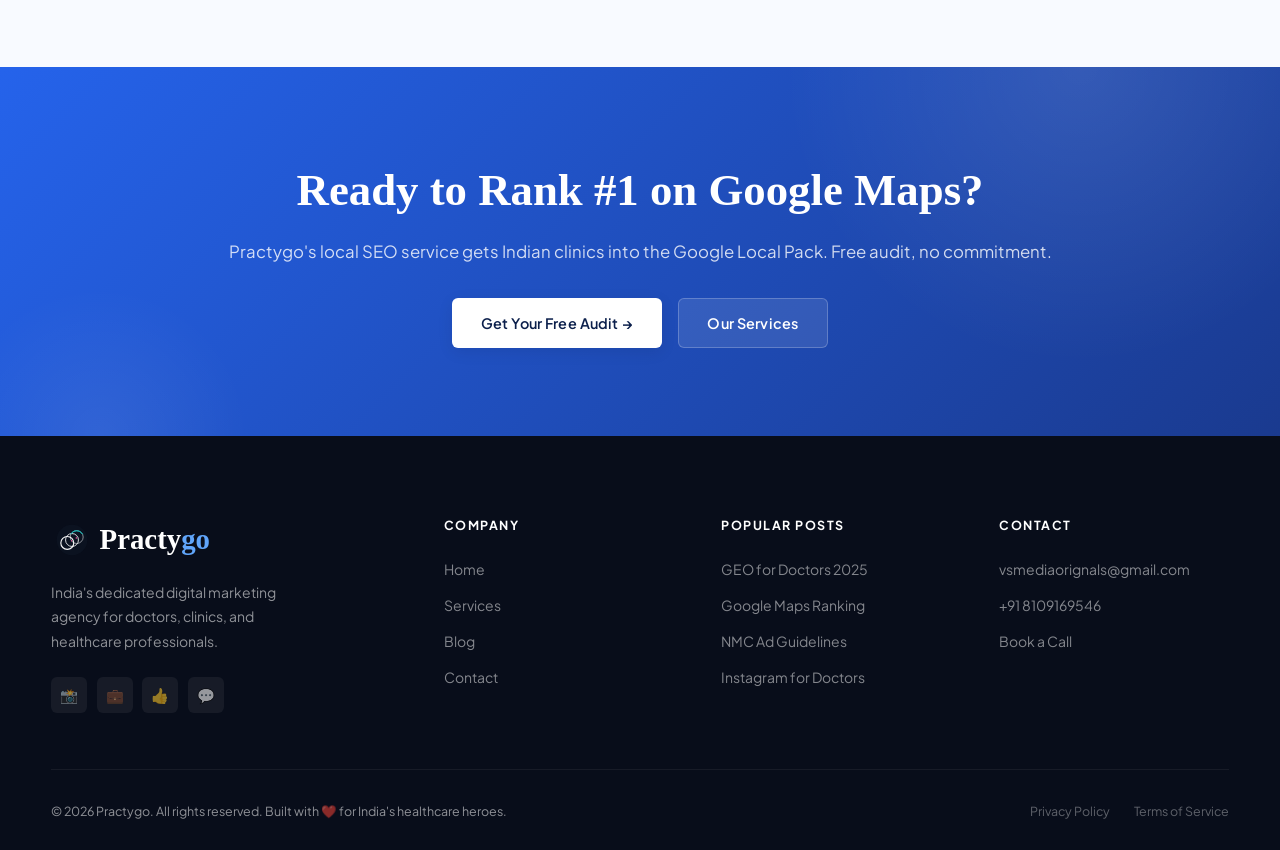
<file: blog-google-maps-ranking-doctors.html>
<!DOCTYPE html>
<html lang="en">
<head>
  <meta charset="UTF-8"/>
  <meta name="viewport" content="width=device-width, initial-scale=1.0"/>
  <title>How to Rank #1 on Google Maps as a Doctor in India | Practygo Blog</title>
  <meta name="description" content="Your Google Business Profile is your most powerful local SEO asset. Here's the complete optimisation checklist Practygo uses for every new healthcare client in India."/>
  <meta name="robots" content="index, follow"/>
  <link rel="canonical" href="https://practygo.in/blog-google-maps-ranking-doctors.html"/>
  <meta property="og:type" content="article"/>
  <meta property="og:url" content="https://practygo.in/blog-google-maps-ranking-doctors.html"/>
  <meta property="og:title" content="How to Rank #1 on Google Maps as a Doctor in India"/>
  <meta property="og:description" content="The complete Google Business Profile optimisation checklist for Indian doctors and clinics."/>
  <meta property="og:site_name" content="Practygo"/>
  <meta name="twitter:card" content="summary_large_image"/>
  <script type="application/ld+json">
  {
    "@context": "https://schema.org",
    "@type": "BlogPosting",
    "headline": "How to Rank #1 on Google Maps as a Doctor in India",
    "description": "Your Google Business Profile is your most powerful local SEO asset. Here's the complete optimisation checklist we use for every new client.",
    "url": "https://practygo.in/blog-google-maps-ranking-doctors.html",
    "datePublished": "2025-02-28",
    "dateModified": "2026-03-21",
    "author": {
        "@type": "Person",
        "name": "Practygo Team",
        "url": "https://practygo.in"
    },
    "publisher": {
        "@type": "Organization",
        "name": "Practygo",
        "url": "https://practygo.in"
    },
    "mainEntityOfPage": {
        "@type": "WebPage",
        "@id": "https://practygo.in/blog-google-maps-ranking-doctors.html"
    },
    "keywords": "Google Maps ranking doctors India, Google Business Profile healthcare, local SEO doctors, clinic Google Maps",
    "articleSection": "SEO",
    "timeRequired": "PT6M"
}
  </script>
  <script type="application/ld+json">{"@context":"https://schema.org","@type":"BreadcrumbList","itemListElement":[{"@type":"ListItem","position":1,"name":"Home","item":"https://practygo.in"},{"@type":"ListItem","position":2,"name":"Blog","item":"https://practygo.in/blog.html"},{"@type":"ListItem","position":3,"name":"How to Rank #1 on Google Maps as a Doctor in India","item":"https://practygo.in/blog-google-maps-ranking-doctors.html"}]}</script>
  <link rel="preconnect" href="https://fonts.googleapis.com"/>
  <link rel="preconnect" href="https://fonts.gstatic.com" crossorigin/>
  <link rel="stylesheet" href="https://fonts.googleapis.com/css2?family=Cormorant+Garant:ital,wght@0,400;0,600;0,700;1,400;1,700&family=Plus+Jakarta+Sans:wght@300;400;500;600;700&display=swap"/>
  <link rel="stylesheet" href="styles.css"/>
  <link rel="icon" href="FaviconLogo.svg" type="image/svg+xml"/>
  <style>
    .article-hero { background: linear-gradient(135deg, #0b1f4b 0%, #1a3a8f 60%, #1e40af 100%); padding: 6rem 0 4rem; position: relative; overflow: hidden; }
    .article-hero::before { content: ''; position: absolute; inset: 0; background: url("data:image/svg+xml,%3Csvg width='60' height='60' viewBox='0 0 60 60' xmlns='http://www.w3.org/2000/svg'%3E%3Cg fill='none'%3E%3Cg fill='%23ffffff' fill-opacity='0.04'%3E%3Cpath d='M36 34v-4h-2v4h-4v2h4v4h2v-4h4v-2h-4zm0-30V0h-2v4h-4v2h4v4h2V6h4V4h-4zM6 34v-4H4v4H0v2h4v4h2v-4h4v-2H6zM6 4V0H4v4H0v2h4v4h2V6h4V4H6z'/%3E%3C/g%3E%3C/g%3E%3C/svg%3E"); }
    .article-hero-inner { position: relative; z-index: 1; max-width: 780px; }
    .article-cat-badge { display: inline-block; background: rgba(255,255,255,.15); border: 1px solid rgba(255,255,255,.25); color: white; font-size: .75rem; font-weight: 700; letter-spacing: .1em; text-transform: uppercase; padding: .35em 1em; border-radius: 100px; margin-bottom: 1.25rem; }
    .article-hero h1 { font-family: var(--font-display); font-size: clamp(2rem, 4.5vw, 3.2rem); font-weight: 700; color: white; line-height: 1.12; margin-bottom: 1.25rem; }
    .article-hero-desc { font-size: 1.1rem; color: rgba(255,255,255,.8); line-height: 1.7; margin-bottom: 2rem; max-width: 640px; }
    .article-meta { display: flex; align-items: center; gap: 1.25rem; flex-wrap: wrap; }
    .article-meta-item { display: flex; align-items: center; gap: .5rem; font-size: .82rem; color: rgba(255,255,255,.7); }
    .article-meta-divider { width: 4px; height: 4px; background: rgba(255,255,255,.35); border-radius: 50%; }
    .article-body-wrap { display: grid; grid-template-columns: 1fr 300px; gap: 4rem; align-items: start; padding: 5rem 0; }
    .article-content { max-width: 720px; }
    .article-content h2 { font-family: var(--font-display); font-size: clamp(1.5rem, 2.8vw, 2rem); font-weight: 700; color: var(--blue-deep); margin: 2.5rem 0 1rem; line-height: 1.2; }
    .article-content h3 { font-family: var(--font-display); font-size: 1.25rem; font-weight: 700; color: var(--blue-deep); margin: 2rem 0 .75rem; }
    .article-content p { font-size: 1rem; color: var(--text-body); line-height: 1.8; margin-bottom: 1.25rem; }
    .article-content ul, .article-content ol { padding-left: 1.5rem; margin-bottom: 1.25rem; }
    .article-content li { font-size: 1rem; color: var(--text-body); line-height: 1.75; margin-bottom: .5rem; }
    .article-content strong { color: var(--text-dark); font-weight: 600; }
    .article-callout { background: linear-gradient(135deg, rgba(11,31,75,.07), rgba(26,58,143,.07)); border-left: 4px solid #1a3a8f; border-radius: 0 var(--r-md) var(--r-md) 0; padding: 1.5rem 1.75rem; margin: 2rem 0; }
    .article-callout p { margin: 0; font-size: .95rem; color: var(--text-dark); font-weight: 500; }
    .checklist { list-style: none; padding: 0; margin-bottom: 1.25rem; }
    .checklist li { display: flex; gap: .75rem; align-items: flex-start; font-size: 1rem; color: var(--text-body); line-height: 1.75; margin-bottom: .6rem; padding: .6rem .75rem; background: var(--off-white); border-radius: var(--r-sm); border: 1px solid var(--gray-light); }
    .checklist li::before { content: '✅'; font-size: .9rem; flex-shrink: 0; margin-top: .1rem; }
    .article-tags { display: flex; gap: .5rem; flex-wrap: wrap; margin: 2.5rem 0 0; padding-top: 2rem; border-top: 1px solid var(--gray-light); }
    .article-tag { font-size: .75rem; font-weight: 600; color: #1a3a8f; background: rgba(26,58,143,.08); padding: .3em .85em; border-radius: 100px; }
    .article-sidebar { position: sticky; top: 80px; }
    .sidebar-toc { background: var(--off-white); border: 1px solid var(--gray-light); border-radius: var(--r-xl); padding: 1.75rem; margin-bottom: 1.5rem; }
    .sidebar-toc h3 { font-family: var(--font-display); font-size: 1rem; font-weight: 700; color: var(--blue-deep); margin-bottom: 1rem; }
    .toc-list { list-style: none; padding: 0; margin: 0; display: flex; flex-direction: column; gap: .5rem; }
    .toc-list a { font-size: .83rem; color: var(--text-body); text-decoration: none; display: flex; gap: .5rem; align-items: flex-start; transition: color var(--transition); line-height: 1.45; }
    .toc-list a:hover { color: var(--blue-bright); }
    .toc-num { font-size: .72rem; font-weight: 700; color: var(--blue-bright); min-width: 1.2rem; padding-top: .1rem; }
    .sidebar-cta { background: linear-gradient(135deg, var(--blue-deep), var(--blue-mid)); border-radius: var(--r-xl); padding: 1.75rem; text-align: center; }
    .sidebar-cta h3 { font-family: var(--font-display); font-size: 1.1rem; font-weight: 700; color: white; margin-bottom: .6rem; }
    .sidebar-cta p { font-size: .82rem; color: rgba(255,255,255,.65); margin-bottom: 1.25rem; line-height: 1.55; }
    .related-posts { padding: 4rem 0; background: var(--off-white); }
    .related-grid { display: grid; grid-template-columns: repeat(3, 1fr); gap: 1.5rem; margin-top: 2rem; }
    .breadcrumb { display: flex; align-items: center; gap: .5rem; font-size: .8rem; color: rgba(255,255,255,.6); margin-bottom: 1.5rem; flex-wrap: wrap; }
    .breadcrumb a { color: rgba(255,255,255,.7); text-decoration: none; }
    .breadcrumb a:hover { color: white; }
    @media (max-width: 1024px) { .article-body-wrap { grid-template-columns: 1fr; } .article-sidebar { position: static; } .related-grid { grid-template-columns: repeat(2,1fr); } }
    @media (max-width: 640px) { .related-grid { grid-template-columns: 1fr; } }

    /* ── Dark mode overrides ── */
    body.dark .article-content h2,
    body.dark .article-content h3 { color: #e2e8f0; }
    body.dark .article-content p,
    body.dark .article-content li { color: #cbd5e1; }
    body.dark .article-content strong { color: #f1f5f9; }
    body.dark .article-content a { color: #93c5fd; }
    body.dark .article-content code { background: #1e293b; color: #93c5fd; padding: .1em .4em; border-radius: 4px; }
    body.dark .sidebar-toc { background: #1e293b; border-color: #334155; }
    body.dark .sidebar-toc h3 { color: #e2e8f0; }
    body.dark .toc-list a { color: #cbd5e1; }
    body.dark .toc-list a:hover { color: #93c5fd; }
    body.dark .article-stat { background: #1e293b; border-color: #334155; }
    body.dark .article-stat-lbl { color: #94a3b8; }
    body.dark .article-callout { background: rgba(255,255,255,.04); }
    body.dark .article-callout p { color: #e2e8f0; }
    body.dark .numbered-feature { background: #1e293b; border-color: #334155; }
    body.dark .feature-body h3 { color: #e2e8f0; }
    body.dark .feature-body p { color: #cbd5e1; }
    body.dark .do-box { background: rgba(5,150,105,.12); border-color: rgba(5,150,105,.35); }
    body.dark .dont-box { background: rgba(220,38,38,.12); border-color: rgba(220,38,38,.35); }
    body.dark .do-box h4 { color: #6ee7b7; }
    body.dark .dont-box h4 { color: #fca5a5; }
    body.dark .do-box li, body.dark .dont-box li { color: #cbd5e1; }
    body.dark .rule-block { background: #1e293b; border-color: #334155; }
    body.dark .rule-block h3 { color: #e2e8f0; }
    body.dark .rule-block p { color: #cbd5e1; }
    body.dark .review-example { background: #1e293b; border-color: #334155; }
    body.dark .review-example .review-text { color: #cbd5e1; }
    body.dark .review-example .response-text { background: #0f172a; border-color: #334155; color: #cbd5e1; }
    body.dark .reel-idea { background: #1e293b; border-color: #334155; }
    body.dark .reel-body h3 { color: #e2e8f0; }
    body.dark .reel-body p { color: #cbd5e1; }
    body.dark .keyword-table th { background: #1e293b; color: #e2e8f0; border-color: #334155; }
    body.dark .keyword-table td { color: #cbd5e1; border-color: #334155; }
    body.dark .keyword-table tr:hover td { background: rgba(255,255,255,.04); }
    body.dark .article-tags { border-color: #334155; }
  </style>
</head>
<body>
<div class="cursor-dot" id="cursorDot"></div>
<div class="cursor-ring" id="cursorRing"></div>
<a href="https://wa.me/918109169546" class="wa-fab" target="_blank" rel="noopener" title="Chat on WhatsApp"><svg width="26" height="26" viewBox="0 0 24 24" fill="currentColor"><path d="M17.472 14.382c-.297-.149-1.758-.867-2.03-.967-.273-.099-.471-.148-.67.15-.197.297-.767.966-.94 1.164-.173.199-.347.223-.644.075-.297-.15-1.255-.463-2.39-1.475-.883-.788-1.48-1.761-1.653-2.059-.173-.297-.018-.458.13-.606.134-.133.298-.347.446-.52.149-.174.198-.298.298-.497.099-.198.05-.371-.025-.52-.075-.149-.669-1.612-.916-2.207-.242-.579-.487-.5-.669-.51-.173-.008-.371-.01-.57-.01-.198 0-.52.074-.792.372-.272.297-1.04 1.016-1.04 2.479 0 1.462 1.065 2.875 1.213 3.074.149.198 2.096 3.2 5.077 4.487.709.306 1.262.489 1.694.625.712.227 1.36.195 1.871.118.571-.085 1.758-.719 2.006-1.413.248-.694.248-1.289.173-1.413-.074-.124-.272-.198-.57-.347m-5.421 7.403h-.004a9.87 9.87 0 01-5.031-1.378l-.361-.214-3.741.982.998-3.648-.235-.374a9.86 9.86 0 01-1.51-5.26c.001-5.45 4.436-9.884 9.888-9.884 2.64 0 5.122 1.03 6.988 2.898a9.825 9.825 0 012.893 6.994c-.003 5.45-4.437 9.884-9.885 9.884m8.413-18.297A11.815 11.815 0 0012.05 0C5.495 0 .16 5.335.157 11.892c0 2.096.547 4.142 1.588 5.945L.057 24l6.305-1.654a11.882 11.882 0 005.683 1.448h.005c6.554 0 11.89-5.335 11.893-11.893a11.821 11.821 0 00-3.48-8.413z"/></svg></a>
<nav class="nav nav-static" id="nav">
  <div class="container nav-inner">
    <a href="index.html" class="logo"><img src="FaviconLogo.svg" alt="Practygo Logo" style="display:inline;height:42px;width:42px;vertical-align:middle;margin-right:0.4rem;position:relative;top:-3px;">Practy<span>go</span></a>
    <div class="nav-links"><a href="index.html">Home</a><a href="services.html">Services</a><a href="blog.html" class="active">Blog</a><a href="contact.html">Contact</a><a href="contact.html" class="nav-cta">Get a Free Audit →</a></div>
    <div style="display:flex;align-items:center;gap:.5rem"><button class="theme-toggle" id="themeToggle" title="Toggle dark mode">🌙</button><button class="hamburger" aria-label="Open menu"><span></span><span></span><span></span></button></div>
  </div>
</nav>
<div class="mobile-nav"><button class="mobile-close">✕</button><a href="index.html">Home</a><a href="services.html">Services</a><a href="blog.html">Blog</a><a href="contact.html">Contact</a><a href="contact.html" class="btn btn-primary" style="font-size:1rem;margin-top:1rem">Get a Free Audit</a></div>

<section class="article-hero">
  <div class="container">
    <div class="article-hero-inner">
      <nav class="breadcrumb" aria-label="Breadcrumb"><a href="index.html">Home</a><span>›</span><a href="blog.html">Blog</a><span>›</span><span>SEO</span></nav>
      <span class="article-cat-badge">🔍 SEO</span>
      <h1>How to Rank #1 on Google Maps as a Doctor in India</h1>
      <p class="article-hero-desc">Your Google Business Profile is your most powerful local SEO asset. Here's the complete optimisation checklist we use for every new healthcare client — the same steps that helped Dr. Priya Menon rank #1 in Bengaluru in 6 weeks.</p>
      <div class="article-meta">
        <div class="article-meta-item">✍️ Practygo Team</div>
        <div class="article-meta-divider"></div>
        <div class="article-meta-item">📅 Feb 28, 2025</div>
        <div class="article-meta-divider"></div>
        <div class="article-meta-item">⏱️ 6 min read</div>
      </div>
    </div>
  </div>
</section>

<div class="container">
  <div class="article-body-wrap">
    <article class="article-content">
      <p>When a patient in your city types "cardiologist near me" or "best skin doctor in [your area]" into Google, they see three things before any website link: a map and three clinic listings. This is the <strong>Google Local Pack</strong> — the most valuable piece of real estate in local search, and it's driven entirely by your Google Business Profile (GBP).</p>

      <p>Getting into that top-3 isn't magic. It follows a clear algorithm with well-understood ranking signals. Here's the complete playbook we use at Practygo.</p>

      <h2 id="claim-verify">Step 1: Claim and Verify Your Profile</h2>
      <p>This sounds obvious but you'd be surprised — a significant percentage of Indian clinic GBP listings are either unclaimed, claimed by a former employee, or duplicated. Go to <strong>business.google.com</strong>, search for your clinic, and claim ownership. Google will verify via postcard, phone call, or video verification.</p>
      <div class="article-callout"><p>⚠️ <strong>Watch out for duplicates.</strong> If someone has already created a listing for your clinic, you'll need to request ownership. Google allows this through a standard request form. Duplicate listings split your reviews and hurt ranking — always merge or remove them.</p></div>

      <h2 id="complete-profile">Step 2: Complete Every Single Field</h2>
      <p>Google's algorithm rewards completeness. Most clinics fill in only the basics — name, address, phone. Here's the full checklist:</p>
      <ul class="checklist">
        <li>Business name (exactly as it appears on your clinic signage — no keyword stuffing)</li>
        <li>Primary category (e.g. "Cardiologist", "Dermatologist") — be specific, not just "Doctor"</li>
        <li>Secondary categories (e.g. "Medical Clinic", "Heart Hospital")</li>
        <li>Full address with pin code — must exactly match your website and Practo listing</li>
        <li>Service area (if you do home visits or teleconsultation)</li>
        <li>Phone number — use a local landline or mobile, not a toll-free number</li>
        <li>Website URL — your own clinic website, not just Practo</li>
        <li>Opening hours including Saturday/Sunday and holiday hours</li>
        <li>Appointment booking link</li>
        <li>Attributes (e.g. "Accepts new patients", "Online care", "Wheelchair accessible")</li>
        <li>Business description (750 characters — use your specialty, location, and patient promise)</li>
      </ul>

      <h2 id="photos">Step 3: Upload Real, High-Quality Photos</h2>
      <p>Clinics with 10+ photos receive significantly more clicks and direction requests than those with none. Upload photos of the following, all taken in good natural or studio lighting:</p>
      <ul>
        <li>Clinic exterior (so patients can identify it on arrival)</li>
        <li>Reception and waiting area</li>
        <li>Consultation room</li>
        <li>Doctor in professional setting (not a stock photo)</li>
        <li>Any specialist equipment or facilities</li>
      </ul>
      <p>Name your photo files descriptively before uploading — e.g. <code>dr-sharma-cardiology-clinic-delhi.jpg</code> rather than <code>IMG_4521.jpg</code>. This adds minor but real SEO value.</p>

      <h2 id="reviews">Step 4: Build a Review Strategy (Not a Fake Review Strategy)</h2>
      <p>Reviews are Google Maps' single biggest ranking factor. The quantity, recency, and your response rate all matter. Here's how to build reviews ethically:</p>
      <h3>Ask at the right moment</h3>
      <p>The best time to ask a patient for a review is immediately after a positive interaction — when they thank you at the end of a consultation. Have your receptionist hand them a small card with a QR code linking to your Google review page.</p>
      <h3>Make it effortless</h3>
      <p>Create a short review link using Google's Place ID tool: <code>g.page/[your-business-name]/review</code>. Put this link in your post-visit WhatsApp follow-up message.</p>
      <h3>Respond to every review</h3>
      <p>Google's algorithm values your response rate. Respond to all reviews within 48 hours — even negative ones. For positives, a simple personalised thank-you is enough. For negatives, see our guide on <a href="blog-1-star-review-handled.html">how to handle 1-star reviews</a>.</p>

      <div class="article-callout"><p>📊 <strong>Practygo benchmark:</strong> Clinics that actively request reviews and respond to 100% of them rank an average of 2.3 positions higher than clinics that don't, within the same geographic area and specialty.</p></div>

      <h2 id="posts">Step 5: Post Weekly Google Business Updates</h2>
      <p>Most doctors don't know this exists: Google Business Profiles have a Posts feature — similar to a mini social media feed that appears directly on your Maps listing. Posting weekly (appointment availability, health tips, clinic updates, seasonal health advice) signals to Google that your business is active. Active listings rank higher.</p>

      <h2 id="citations">Step 6: Build Local Citations</h2>
      <p>A citation is any online mention of your clinic's Name, Address, and Phone number (NAP). Google cross-references these to confirm your business is real and where you say it is. Build citations on:</p>
      <ul>
        <li>Practo (essential for Indian healthcare)</li>
        <li>JustDial</li>
        <li>Sulekha</li>
        <li>1mg</li>
        <li>Lybrate</li>
        <li>IndiaMart (for speciality clinics)</li>
        <li>Local hospital websites you're affiliated with</li>
      </ul>
      <p><strong>Consistency is critical:</strong> Your clinic name, address, and phone must be <em>identical</em> across every platform — even small variations like "St." vs "Street" create conflicting signals.</p>

      <h2 id="proximity">Step 7: Understand Proximity — The Factor You Can't Change</h2>
      <p>Google Maps heavily weights how close the searcher is to your clinic. If someone is 15 km away, you may not appear in their Local Pack even if you've done everything right. This is why your strategy should also include <strong>neighbourhood-specific keywords</strong> on your website (e.g. "cardiologist in Koregaon Park, Pune") to capture patients searching with location qualifiers rather than "near me."</p>

      <div class="article-tags">
        <span class="article-tag">Google Maps</span>
        <span class="article-tag">Local SEO</span>
        <span class="article-tag">Google Business Profile</span>
        <span class="article-tag">Healthcare SEO India</span>
      </div>
    </article>

    <aside class="article-sidebar">
      <div class="sidebar-toc">
        <h3>📋 In This Article</h3>
        <ul class="toc-list">
          <li><a href="#claim-verify"><span class="toc-num">01</span>Claim & Verify Your Profile</a></li>
          <li><a href="#complete-profile"><span class="toc-num">02</span>Complete Every Field</a></li>
          <li><a href="#photos"><span class="toc-num">03</span>Upload High-Quality Photos</a></li>
          <li><a href="#reviews"><span class="toc-num">04</span>Build a Review Strategy</a></li>
          <li><a href="#posts"><span class="toc-num">05</span>Post Weekly Updates</a></li>
          <li><a href="#citations"><span class="toc-num">06</span>Build Local Citations</a></li>
          <li><a href="#proximity"><span class="toc-num">07</span>Understand Proximity</a></li>
        </ul>
      </div>
      <div class="sidebar-cta">
        <div style="font-size:2rem;margin-bottom:.75rem">📍</div>
        <h3>Not Ranking on Maps Yet?</h3>
        <p>Get a free local SEO audit and see exactly what's holding your clinic back from the top 3.</p>
        <a href="contact.html" class="btn btn-white" style="width:100%;justify-content:center;font-size:.85rem;margin-top:.25rem">Get Free Audit →</a>
      </div>
    </aside>
  </div>
</div>

<section class="related-posts">
  <div class="container">
    <span class="section-label">Keep Reading</span>
    <h2 class="section-title">Related Articles</h2>
    <div class="related-grid">
      <a href="blog-geo-optimisation-doctors-india.html" style="text-decoration:none"><div class="blog-card"><div class="blog-card-img" style="background:linear-gradient(135deg,#6d28d9,#7c3aed)"><span class="blog-card-img-icon">🤖</span></div><div class="blog-card-body"><div class="blog-card-cat">GEO / AI Search</div><h3>Why Every Doctor in India Needs GEO Optimisation in 2025</h3><div class="blog-card-footer"><span class="blog-card-date">Mar 12, 2025</span><span class="blog-card-read">8 min →</span></div></div></div></a>
      <a href="blog-1-star-review-handled.html" style="text-decoration:none"><div class="blog-card"><div class="blog-card-img" style="background:linear-gradient(135deg,#059669,#0d9488)"><span class="blog-card-img-icon">⭐</span></div><div class="blog-card-body"><div class="blog-card-cat">Reputation Management</div><h3>A Doctor Got a 1-Star Review. Here's Exactly How We Handled It.</h3><div class="blog-card-footer"><span class="blog-card-date">Jan 30, 2025</span><span class="blog-card-read">7 min →</span></div></div></div></a>
      <a href="blog-practo-vs-google.html" style="text-decoration:none"><div class="blog-card"><div class="blog-card-img" style="background:linear-gradient(135deg,#b45309,#d97706)"><span class="blog-card-img-icon">📍</span></div><div class="blog-card-body"><div class="blog-card-cat">SEO</div><h3>Practo vs Google: Which Platform Should Doctors Focus On?</h3><div class="blog-card-footer"><span class="blog-card-date">Dec 20, 2024</span><span class="blog-card-read">8 min →</span></div></div></div></a>
    </div>
  </div>
</section>

<section class="cta-band"><div class="container"><div class="reveal"><h2>Ready to Rank #1 on Google Maps?</h2><p>Practygo's local SEO service gets Indian clinics into the Google Local Pack. Free audit, no commitment.</p><div class="cta-band-actions"><a href="contact.html" class="btn btn-white magnetic-btn">Get Your Free Audit →</a><a href="services.html" class="btn btn-ghost">Our Services</a></div></div></div></section>

<footer><div class="container"><div class="footer-top"><div class="footer-brand"><div class="logo-foot"><img src="FaviconLogo.svg" alt="Practygo Logo" style="display:inline;height:42px;width:42px;vertical-align:middle;margin-right:0.4rem;position:relative;top:-3px;">Practy<span>go</span></div><p>India's dedicated digital marketing agency for doctors, clinics, and healthcare professionals.</p><div class="footer-brand-social"><a href="https://www.instagram.com/practygo/" class="footer-social-btn" target="_blank" rel="noopener">📸</a><a href="https://www.linkedin.com/company/practygo/" class="footer-social-btn" target="_blank" rel="noopener">💼</a><a href="https://www.facebook.com/people/Practygo/61564840301220/" class="footer-social-btn" target="_blank" rel="noopener">👍</a><a href="https://x.com/Practygo" class="footer-social-btn" target="_blank" rel="noopener">💬</a></div></div><div class="footer-col"><h4>Company</h4><ul><li><a href="index.html">Home</a></li><li><a href="services.html">Services</a></li><li><a href="blog.html">Blog</a></li><li><a href="contact.html">Contact</a></li></ul></div><div class="footer-col"><h4>Popular Posts</h4><ul><li><a href="blog-geo-optimisation-doctors-india.html">GEO for Doctors 2025</a></li><li><a href="blog-google-maps-ranking-doctors.html">Google Maps Ranking</a></li><li><a href="blog-nmc-advertising-guidelines.html">NMC Ad Guidelines</a></li><li><a href="blog-instagram-doctors-nmc-guidelines.html">Instagram for Doctors</a></li></ul></div><div class="footer-col"><h4>Contact</h4><ul><li><a href="mailto:vsmediaorignals@gmail.com">vsmediaorignals@gmail.com</a></li><li><a href="tel:+918109169546">+91 8109169546</a></li><li><a href="contact.html">Book a Call</a></li></ul></div></div><div class="footer-bottom"><p>© 2026 Practygo. All rights reserved. Built with ❤️ for India's healthcare heroes.</p><div class="footer-legal"><a href="#">Privacy Policy</a><a href="#">Terms of Service</a></div></div></div></footer>
<script src="script.js"></script>
</body>
</html>
</file>
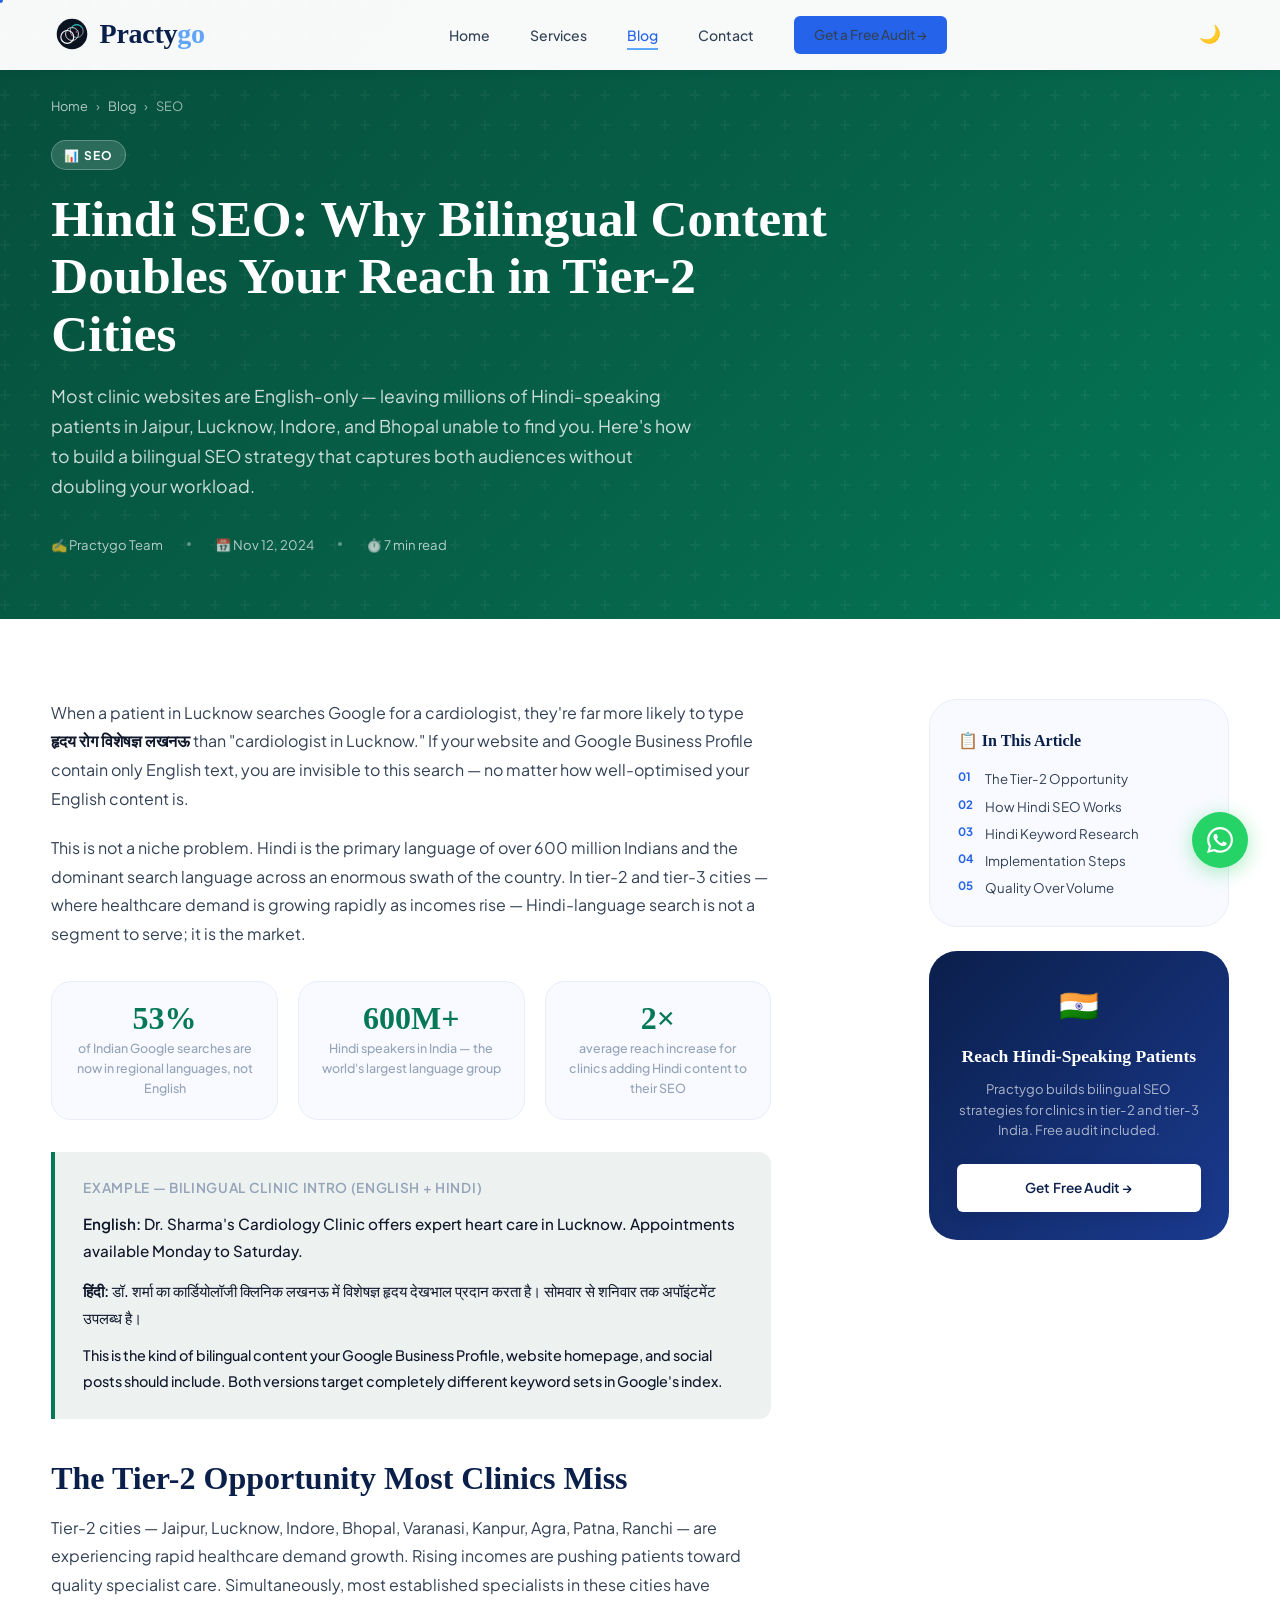
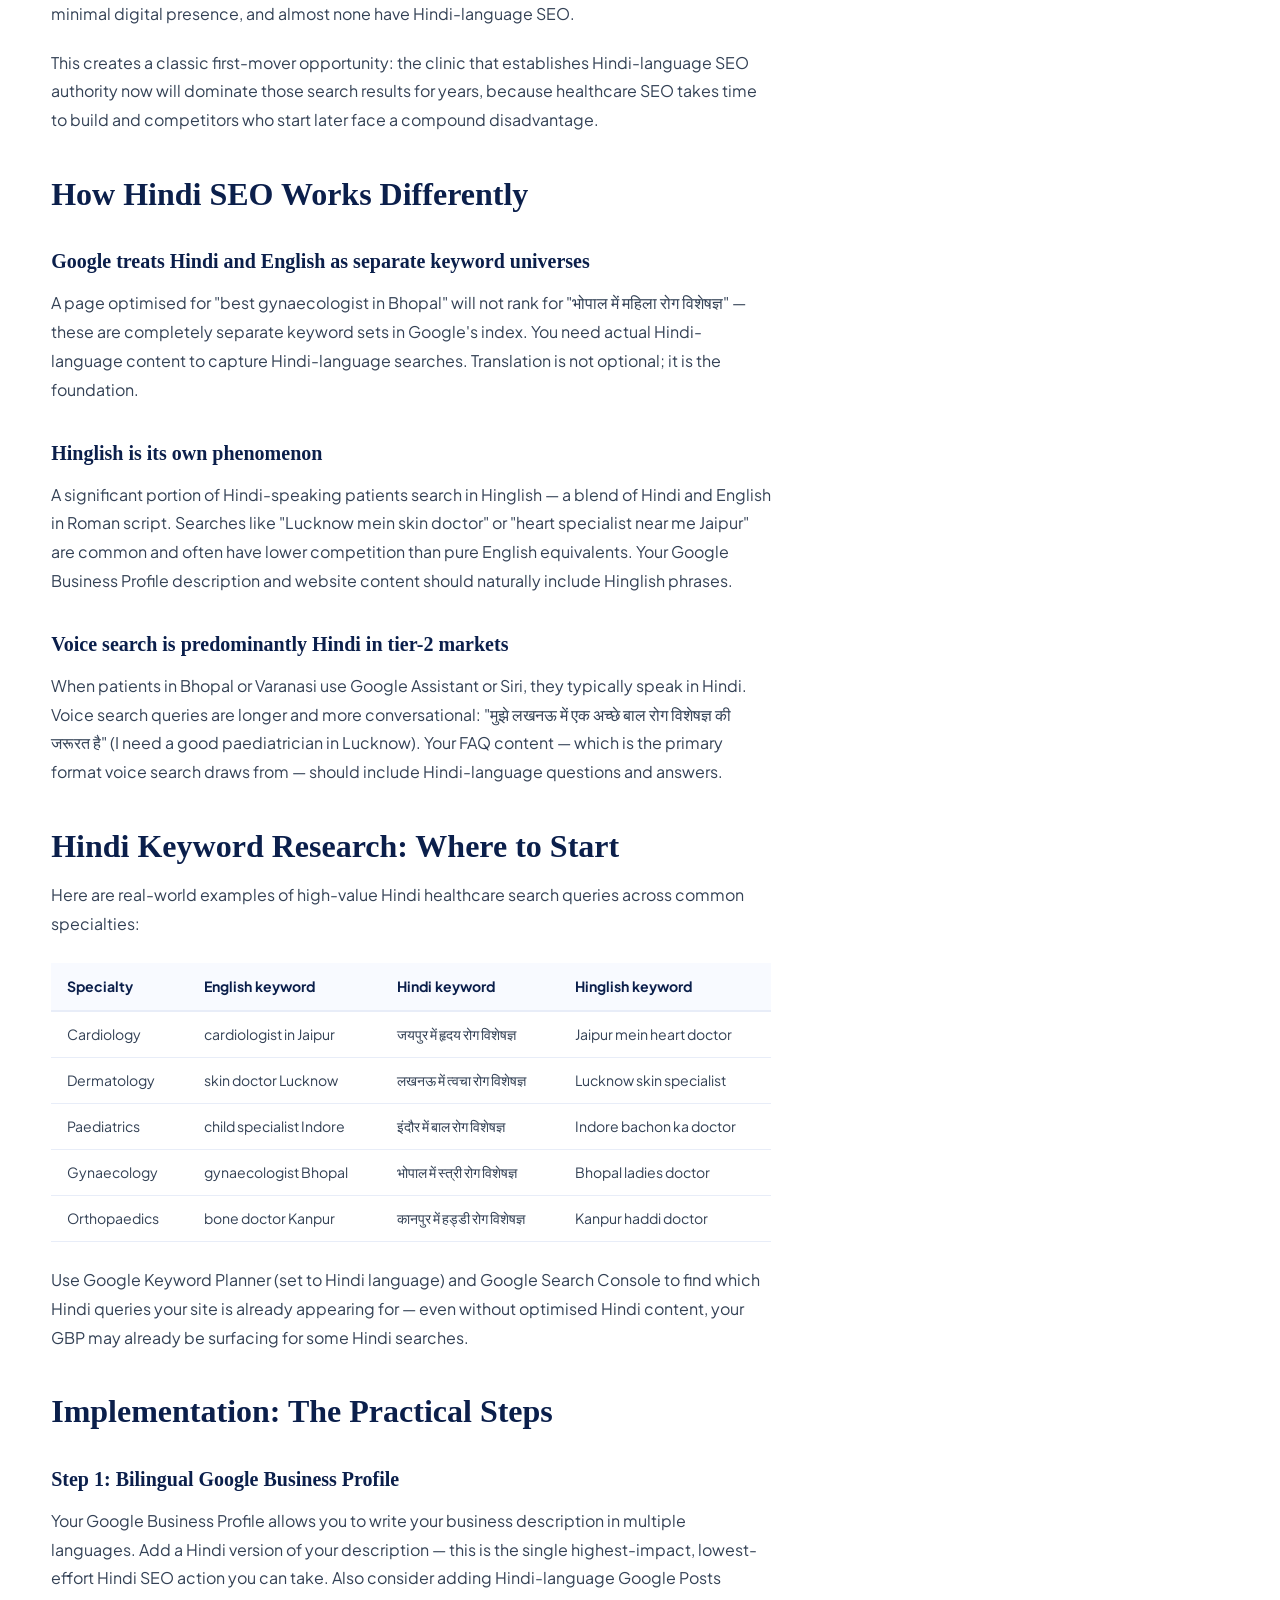
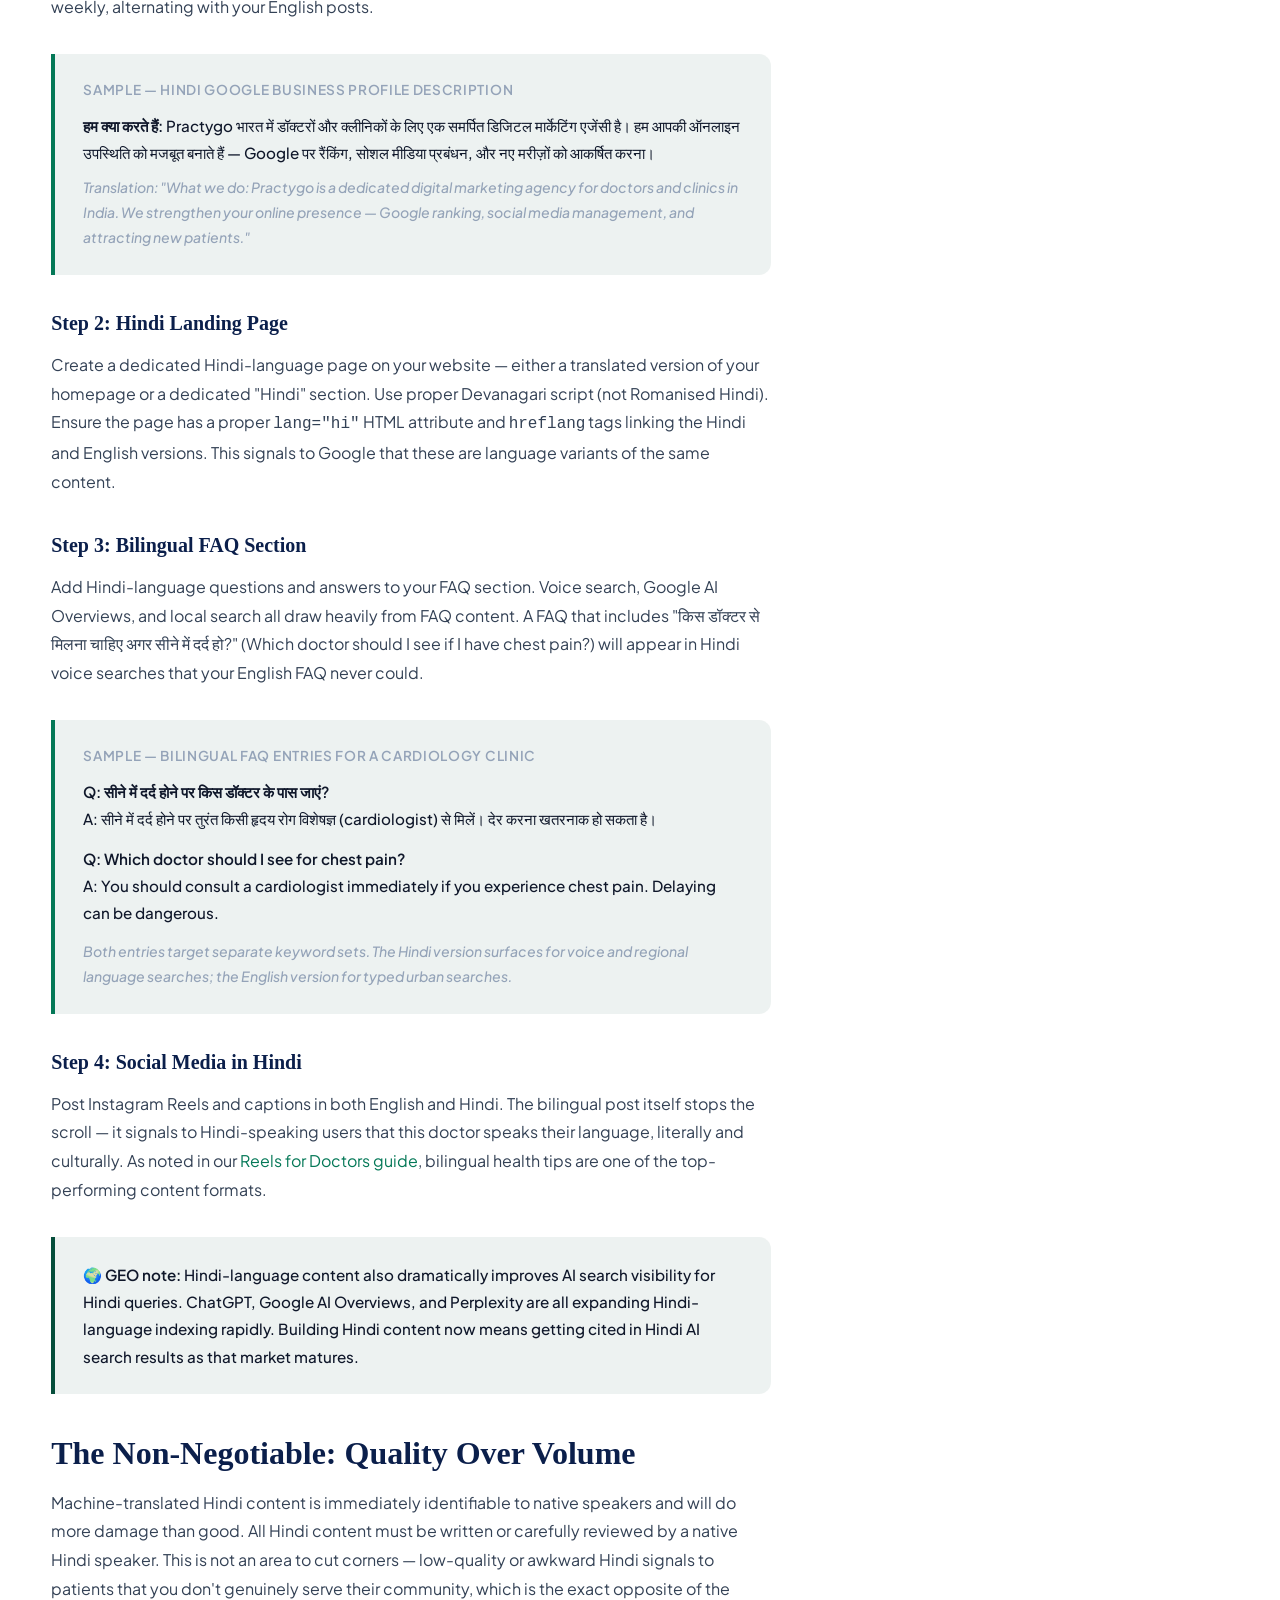
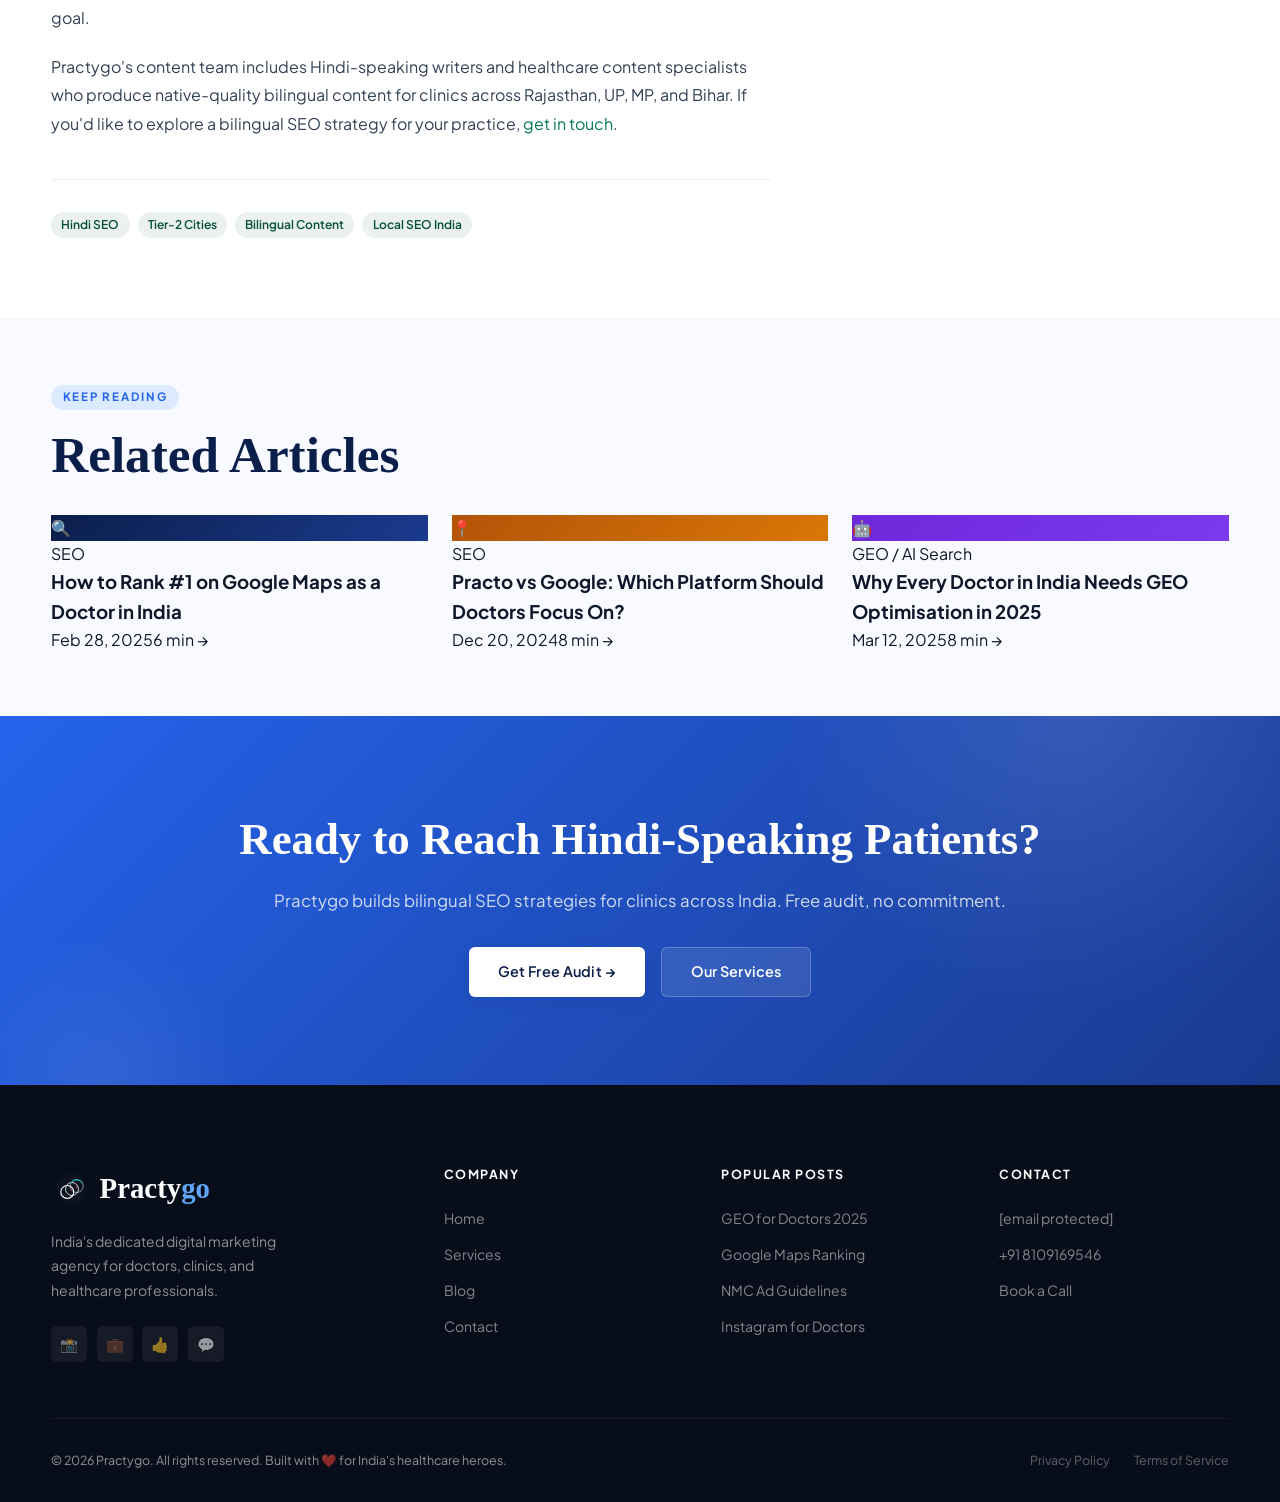
<file: blog-hindi-seo-bilingual-content.html>
<!DOCTYPE html>
<html lang="en">
<head>
  <meta charset="UTF-8"/><meta name="viewport" content="width=device-width, initial-scale=1.0"/>
  <title>Hindi SEO: Why Bilingual Content Doubles Your Reach in Tier-2 Cities | Practygo</title>
  <meta name="description" content="Most clinic websites are English-only — leaving millions of Hindi-speaking patients unable to find you. Here's how to build a bilingual SEO strategy that captures both audiences."/>
  <meta name="robots" content="index, follow"/>
  <link rel="canonical" href="https://practygo.in/blog-hindi-seo-bilingual-content.html"/>
  <meta property="og:type" content="article"/>
  <meta property="og:url" content="https://practygo.in/blog-hindi-seo-bilingual-content.html"/>
  <meta property="og:title" content="Hindi SEO: Why Bilingual Content Doubles Your Reach in Tier-2 Cities"/>
  <meta property="og:site_name" content="Practygo"/>
  <script type="application/ld+json">
  {
    "@context": "https://schema.org",
    "@type": "BlogPosting",
    "headline": "Hindi SEO: Why Bilingual Content Doubles Your Reach in Tier-2 Cities",
    "description": "Most clinic websites are English-only — leaving millions of Hindi-speaking patients unable to find you. Here's how to build a bilingual SEO strategy that captures both audiences.",
    "url": "https://practygo.in/blog-hindi-seo-bilingual-content.html",
    "datePublished": "2024-11-12",
    "dateModified": "2026-03-21",
    "author": {
        "@type": "Person",
        "name": "Practygo Team",
        "url": "https://practygo.in"
    },
    "publisher": {
        "@type": "Organization",
        "name": "Practygo",
        "url": "https://practygo.in"
    },
    "mainEntityOfPage": {
        "@type": "WebPage",
        "@id": "https://practygo.in/blog-hindi-seo-bilingual-content.html"
    },
    "keywords": "Hindi SEO doctors India, bilingual clinic website, Hindi medical content, tier-2 city healthcare marketing India",
    "articleSection": "SEO",
    "timeRequired": "PT7M"
}
  </script>
  <script type="application/ld+json">{"@context":"https://schema.org","@type":"BreadcrumbList","itemListElement":[{"@type":"ListItem","position":1,"name":"Home","item":"https://practygo.in"},{"@type":"ListItem","position":2,"name":"Blog","item":"https://practygo.in/blog.html"},{"@type":"ListItem","position":3,"name":"Hindi SEO: Why Bilingual Content Doubles Your Reach in Tier-2 Cities","item":"https://practygo.in/blog-hindi-seo-bilingual-content.html"}]}</script>
  <link rel="preconnect" href="https://fonts.googleapis.com"/>
  <link rel="preconnect" href="https://fonts.gstatic.com" crossorigin/>
  <link rel="stylesheet" href="https://fonts.googleapis.com/css2?family=Cormorant+Garant:ital,wght@0,400;0,600;0,700;1,400;1,700&family=Plus+Jakarta+Sans:wght@300;400;500;600;700&display=swap"/>
  <link rel="stylesheet" href="styles.css"/>
  <link rel="icon" href="FaviconLogo.svg" type="image/svg+xml"/>
  <style>
    .article-hero{background:linear-gradient(135deg,#064e3b 0%,#065f46 50%,#047857 100%);padding:6rem 0 4rem;position:relative;overflow:hidden}
    .article-hero::before{content:'';position:absolute;inset:0;background:url("data:image/svg+xml,%3Csvg width='60' height='60' viewBox='0 0 60 60' xmlns='http://www.w3.org/2000/svg'%3E%3Cg fill='none'%3E%3Cg fill='%23ffffff' fill-opacity='0.04'%3E%3Cpath d='M36 34v-4h-2v4h-4v2h4v4h2v-4h4v-2h-4zm0-30V0h-2v4h-4v2h4v4h2V6h4V4h-4zM6 34v-4H4v4H0v2h4v4h2v-4h4v-2H6zM6 4V0H4v4H0v2h4v4h2V6h4V4H6z'/%3E%3C/g%3E%3C/g%3E%3C/svg%3E")}
    .article-hero-inner{position:relative;z-index:1;max-width:780px}
    .article-cat-badge{display:inline-block;background:rgba(255,255,255,.15);border:1px solid rgba(255,255,255,.25);color:white;font-size:.75rem;font-weight:700;letter-spacing:.1em;text-transform:uppercase;padding:.35em 1em;border-radius:100px;margin-bottom:1.25rem}
    .article-hero h1{font-family:var(--font-display);font-size:clamp(2rem,4.5vw,3.2rem);font-weight:700;color:white;line-height:1.12;margin-bottom:1.25rem}
    .article-hero-desc{font-size:1.1rem;color:rgba(255,255,255,.8);line-height:1.7;margin-bottom:2rem;max-width:640px}
    .article-meta{display:flex;align-items:center;gap:1.25rem;flex-wrap:wrap}
    .article-meta-item{font-size:.82rem;color:rgba(255,255,255,.7)}
    .article-meta-divider{display:inline-block;width:4px;height:4px;background:rgba(255,255,255,.35);border-radius:50%;margin:0 .25rem}
    .article-body-wrap{display:grid;grid-template-columns:1fr 300px;gap:4rem;align-items:start;padding:5rem 0}
    .article-content{max-width:720px}
    .article-content h2{font-family:var(--font-display);font-size:clamp(1.5rem,2.8vw,2rem);font-weight:700;color:var(--blue-deep);margin:2.5rem 0 1rem;line-height:1.2}
    .article-content h3{font-family:var(--font-display);font-size:1.25rem;font-weight:700;color:var(--blue-deep);margin:2rem 0 .75rem}
    .article-content p{font-size:1rem;color:var(--text-body);line-height:1.8;margin-bottom:1.25rem}
    .article-content ul,.article-content ol{padding-left:1.5rem;margin-bottom:1.25rem}
    .article-content li{font-size:1rem;color:var(--text-body);line-height:1.75;margin-bottom:.5rem}
    .article-content strong{color:var(--text-dark);font-weight:600}
    .article-content a{color:#047857}
    .article-stat-row{display:grid;grid-template-columns:repeat(3,1fr);gap:1.25rem;margin:2rem 0}
    .article-stat{background:var(--off-white);border:1px solid var(--gray-light);border-radius:var(--r-lg);padding:1.25rem;text-align:center}
    .article-stat-num{font-family:var(--font-display);font-size:2rem;font-weight:700;color:#047857;line-height:1;margin-bottom:.3rem}
    .article-stat-lbl{font-size:.78rem;color:var(--gray-mid);font-weight:500}
    .keyword-table{width:100%;border-collapse:collapse;margin:1.5rem 0;font-size:.88rem}
    .keyword-table th{background:var(--off-white);padding:.75rem 1rem;text-align:left;font-weight:700;color:var(--blue-deep);border-bottom:2px solid var(--gray-light)}
    .keyword-table td{padding:.75rem 1rem;border-bottom:1px solid var(--gray-light);color:var(--text-body);line-height:1.5}
    .keyword-table tr:hover td{background:rgba(4,120,87,.03)}
    .article-callout{background:rgba(6,78,59,.07);border-left:4px solid #064e3b;border-radius:0 var(--r-md) var(--r-md) 0;padding:1.5rem 1.75rem;margin:2rem 0}
    .article-callout p{margin:0;font-size:.95rem;color:var(--text-dark);font-weight:500}
    .article-tags{display:flex;gap:.5rem;flex-wrap:wrap;margin:2.5rem 0 0;padding-top:2rem;border-top:1px solid var(--gray-light)}
    .article-tag{font-size:.75rem;font-weight:600;color:#064e3b;background:rgba(6,78,59,.08);padding:.3em .85em;border-radius:100px}
    .article-sidebar{position:sticky;top:80px}
    .sidebar-toc{background:var(--off-white);border:1px solid var(--gray-light);border-radius:var(--r-xl);padding:1.75rem;margin-bottom:1.5rem}
    .sidebar-toc h3{font-family:var(--font-display);font-size:1rem;font-weight:700;color:var(--blue-deep);margin-bottom:1rem}
    .toc-list{list-style:none;padding:0;margin:0;display:flex;flex-direction:column;gap:.5rem}
    .toc-list a{font-size:.83rem;color:var(--text-body);text-decoration:none;display:flex;gap:.5rem;line-height:1.45;transition:color var(--transition)}
    .toc-list a:hover{color:var(--blue-bright)}
    .toc-num{font-size:.72rem;font-weight:700;color:var(--blue-bright);min-width:1.2rem}
    .sidebar-cta{background:linear-gradient(135deg,var(--blue-deep),var(--blue-mid));border-radius:var(--r-xl);padding:1.75rem;text-align:center}
    .sidebar-cta h3{font-family:var(--font-display);font-size:1.1rem;font-weight:700;color:white;margin-bottom:.6rem}
    .sidebar-cta p{font-size:.82rem;color:rgba(255,255,255,.65);margin-bottom:1.25rem;line-height:1.55}
    .related-posts{padding:4rem 0;background:var(--off-white)}
    .related-grid{display:grid;grid-template-columns:repeat(3,1fr);gap:1.5rem;margin-top:2rem}
    .breadcrumb{display:flex;align-items:center;gap:.5rem;font-size:.8rem;color:rgba(255,255,255,.6);margin-bottom:1.5rem;flex-wrap:wrap}
    .breadcrumb a{color:rgba(255,255,255,.7);text-decoration:none}
    @media(max-width:1024px){.article-body-wrap{grid-template-columns:1fr}.article-sidebar{position:static}.related-grid{grid-template-columns:repeat(2,1fr)}.article-stat-row{grid-template-columns:1fr}}
    @media(max-width:640px){.related-grid{grid-template-columns:1fr}}

    /* ── Dark mode overrides ── */
    body.dark .article-content h2,
    body.dark .article-content h3 { color: #e2e8f0; }
    body.dark .article-content p,
    body.dark .article-content li { color: #cbd5e1; }
    body.dark .article-content strong { color: #f1f5f9; }
    body.dark .article-content a { color: #93c5fd; }
    body.dark .article-content code { background: #1e293b; color: #93c5fd; padding: .1em .4em; border-radius: 4px; }
    body.dark .sidebar-toc { background: #1e293b; border-color: #334155; }
    body.dark .sidebar-toc h3 { color: #e2e8f0; }
    body.dark .toc-list a { color: #cbd5e1; }
    body.dark .toc-list a:hover { color: #93c5fd; }
    body.dark .article-stat { background: #1e293b; border-color: #334155; }
    body.dark .article-stat-lbl { color: #94a3b8; }
    body.dark .article-callout { background: rgba(255,255,255,.04); }
    body.dark .article-callout p { color: #e2e8f0; }
    body.dark .numbered-feature { background: #1e293b; border-color: #334155; }
    body.dark .feature-body h3 { color: #e2e8f0; }
    body.dark .feature-body p { color: #cbd5e1; }
    body.dark .do-box { background: rgba(5,150,105,.12); border-color: rgba(5,150,105,.35); }
    body.dark .dont-box { background: rgba(220,38,38,.12); border-color: rgba(220,38,38,.35); }
    body.dark .do-box h4 { color: #6ee7b7; }
    body.dark .dont-box h4 { color: #fca5a5; }
    body.dark .do-box li, body.dark .dont-box li { color: #cbd5e1; }
    body.dark .rule-block { background: #1e293b; border-color: #334155; }
    body.dark .rule-block h3 { color: #e2e8f0; }
    body.dark .rule-block p { color: #cbd5e1; }
    body.dark .review-example { background: #1e293b; border-color: #334155; }
    body.dark .review-example .review-text { color: #cbd5e1; }
    body.dark .review-example .response-text { background: #0f172a; border-color: #334155; color: #cbd5e1; }
    body.dark .reel-idea { background: #1e293b; border-color: #334155; }
    body.dark .reel-body h3 { color: #e2e8f0; }
    body.dark .reel-body p { color: #cbd5e1; }
    body.dark .keyword-table th { background: #1e293b; color: #e2e8f0; border-color: #334155; }
    body.dark .keyword-table td { color: #cbd5e1; border-color: #334155; }
    body.dark .keyword-table tr:hover td { background: rgba(255,255,255,.04); }
    body.dark .article-tags { border-color: #334155; }
  </style>
</head>
<body>
<div class="cursor-dot" id="cursorDot"></div><div class="cursor-ring" id="cursorRing"></div>
<a href="https://wa.me/918109169546" class="wa-fab" target="_blank" rel="noopener"><svg width="26" height="26" viewBox="0 0 24 24" fill="currentColor"><path d="M17.472 14.382c-.297-.149-1.758-.867-2.03-.967-.273-.099-.471-.148-.67.15-.197.297-.767.966-.94 1.164-.173.199-.347.223-.644.075-.297-.15-1.255-.463-2.39-1.475-.883-.788-1.48-1.761-1.653-2.059-.173-.297-.018-.458.13-.606.134-.133.298-.347.446-.52.149-.174.198-.298.298-.497.099-.198.05-.371-.025-.52-.075-.149-.669-1.612-.916-2.207-.242-.579-.487-.5-.669-.51-.173-.008-.371-.01-.57-.01-.198 0-.52.074-.792.372-.272.297-1.04 1.016-1.04 2.479 0 1.462 1.065 2.875 1.213 3.074.149.198 2.096 3.2 5.077 4.487.709.306 1.262.489 1.694.625.712.227 1.36.195 1.871.118.571-.085 1.758-.719 2.006-1.413.248-.694.248-1.289.173-1.413-.074-.124-.272-.198-.57-.347m-5.421 7.403h-.004a9.87 9.87 0 01-5.031-1.378l-.361-.214-3.741.982.998-3.648-.235-.374a9.86 9.86 0 01-1.51-5.26c.001-5.45 4.436-9.884 9.888-9.884 2.64 0 5.122 1.03 6.988 2.898a9.825 9.825 0 012.893 6.994c-.003 5.45-4.437 9.884-9.885 9.884m8.413-18.297A11.815 11.815 0 0012.05 0C5.495 0 .16 5.335.157 11.892c0 2.096.547 4.142 1.588 5.945L.057 24l6.305-1.654a11.882 11.882 0 005.683 1.448h.005c6.554 0 11.89-5.335 11.893-11.893a11.821 11.821 0 00-3.48-8.413z"/></svg></a>
<nav class="nav nav-static" id="nav"><div class="container nav-inner"><a href="index.html" class="logo"><img src="FaviconLogo.svg" alt="Practygo Logo" style="display:inline;height:42px;width:42px;vertical-align:middle;margin-right:0.4rem;position:relative;top:-3px;">Practy<span>go</span></a><div class="nav-links"><a href="index.html">Home</a><a href="services.html">Services</a><a href="blog.html" class="active">Blog</a><a href="contact.html">Contact</a><a href="contact.html" class="nav-cta">Get a Free Audit →</a></div><div style="display:flex;align-items:center;gap:.5rem"><button class="theme-toggle" id="themeToggle">🌙</button><button class="hamburger" aria-label="Open menu"><span></span><span></span><span></span></button></div></div></nav>
<div class="mobile-nav"><button class="mobile-close">✕</button><a href="index.html">Home</a><a href="services.html">Services</a><a href="blog.html">Blog</a><a href="contact.html">Contact</a><a href="contact.html" class="btn btn-primary" style="font-size:1rem;margin-top:1rem">Get a Free Audit</a></div>

<section class="article-hero"><div class="container"><div class="article-hero-inner">
  <nav class="breadcrumb"><a href="index.html">Home</a><span>›</span><a href="blog.html">Blog</a><span>›</span><span>SEO</span></nav>
  <span class="article-cat-badge">📊 SEO</span>
  <h1>Hindi SEO: Why Bilingual Content Doubles Your Reach in Tier-2 Cities</h1>
  <p class="article-hero-desc">Most clinic websites are English-only — leaving millions of Hindi-speaking patients in Jaipur, Lucknow, Indore, and Bhopal unable to find you. Here's how to build a bilingual SEO strategy that captures both audiences without doubling your workload.</p>
  <div class="article-meta"><span class="article-meta-item">✍️ Practygo Team</span><span class="article-meta-divider"></span><span class="article-meta-item">📅 Nov 12, 2024</span><span class="article-meta-divider"></span><span class="article-meta-item">⏱️ 7 min read</span></div>
</div></div></section>

<div class="container"><div class="article-body-wrap">
  <article class="article-content">

    <p>When a patient in Lucknow searches Google for a cardiologist, they're far more likely to type <strong>हृदय रोग विशेषज्ञ लखनऊ</strong> than "cardiologist in Lucknow." If your website and Google Business Profile contain only English text, you are invisible to this search — no matter how well-optimised your English content is.</p>

    <p>This is not a niche problem. Hindi is the primary language of over 600 million Indians and the dominant search language across an enormous swath of the country. In tier-2 and tier-3 cities — where healthcare demand is growing rapidly as incomes rise — Hindi-language search is not a segment to serve; it is the market.</p>

    <div class="article-stat-row">
      <div class="article-stat"><div class="article-stat-num">53%</div><div class="article-stat-lbl">of Indian Google searches are now in regional languages, not English</div></div>
      <div class="article-stat"><div class="article-stat-num">600M+</div><div class="article-stat-lbl">Hindi speakers in India — the world's largest language group</div></div>
      <div class="article-stat"><div class="article-stat-num">2×</div><div class="article-stat-lbl">average reach increase for clinics adding Hindi content to their SEO</div></div>
    </div>

    <div class="article-callout" style="border-left-color:#047857">
      <p style="font-size:.85rem;color:var(--gray-mid);margin-bottom:.6rem;font-weight:600;text-transform:uppercase;letter-spacing:.05em">Example — Bilingual clinic intro (English + Hindi)</p>
      <p><strong>English:</strong> Dr. Sharma's Cardiology Clinic offers expert heart care in Lucknow. Appointments available Monday to Saturday.</p>
      <p style="margin-top:.75rem"><strong>हिंदी:</strong> डॉ. शर्मा का कार्डियोलॉजी क्लिनिक लखनऊ में विशेषज्ञ हृदय देखभाल प्रदान करता है। सोमवार से शनिवार तक अपॉइंटमेंट उपलब्ध है।</p>
      <p style="margin-top:.75rem;font-size:.9rem">This is the kind of bilingual content your Google Business Profile, website homepage, and social posts should include. Both versions target completely different keyword sets in Google's index.</p>
    </div>

    <h2 id="the-opportunity">The Tier-2 Opportunity Most Clinics Miss</h2>
    <p>Tier-2 cities — Jaipur, Lucknow, Indore, Bhopal, Varanasi, Kanpur, Agra, Patna, Ranchi — are experiencing rapid healthcare demand growth. Rising incomes are pushing patients toward quality specialist care. Simultaneously, most established specialists in these cities have minimal digital presence, and almost none have Hindi-language SEO.</p>
    <p>This creates a classic first-mover opportunity: the clinic that establishes Hindi-language SEO authority now will dominate those search results for years, because healthcare SEO takes time to build and competitors who start later face a compound disadvantage.</p>

    <h2 id="how-hindi-seo-works">How Hindi SEO Works Differently</h2>
    <h3>Google treats Hindi and English as separate keyword universes</h3>
    <p>A page optimised for "best gynaecologist in Bhopal" will not rank for "भोपाल में महिला रोग विशेषज्ञ" — these are completely separate keyword sets in Google's index. You need actual Hindi-language content to capture Hindi-language searches. Translation is not optional; it is the foundation.</p>

    <h3>Hinglish is its own phenomenon</h3>
    <p>A significant portion of Hindi-speaking patients search in Hinglish — a blend of Hindi and English in Roman script. Searches like "Lucknow mein skin doctor" or "heart specialist near me Jaipur" are common and often have lower competition than pure English equivalents. Your Google Business Profile description and website content should naturally include Hinglish phrases.</p>

    <h3>Voice search is predominantly Hindi in tier-2 markets</h3>
    <p>When patients in Bhopal or Varanasi use Google Assistant or Siri, they typically speak in Hindi. Voice search queries are longer and more conversational: "मुझे लखनऊ में एक अच्छे बाल रोग विशेषज्ञ की जरूरत है" (I need a good paediatrician in Lucknow). Your FAQ content — which is the primary format voice search draws from — should include Hindi-language questions and answers.</p>

    <h2 id="keyword-research">Hindi Keyword Research: Where to Start</h2>
    <p>Here are real-world examples of high-value Hindi healthcare search queries across common specialties:</p>

    <table class="keyword-table">
      <thead><tr><th>Specialty</th><th>English keyword</th><th>Hindi keyword</th><th>Hinglish keyword</th></tr></thead>
      <tbody>
        <tr><td>Cardiology</td><td>cardiologist in Jaipur</td><td>जयपुर में हृदय रोग विशेषज्ञ</td><td>Jaipur mein heart doctor</td></tr>
        <tr><td>Dermatology</td><td>skin doctor Lucknow</td><td>लखनऊ में त्वचा रोग विशेषज्ञ</td><td>Lucknow skin specialist</td></tr>
        <tr><td>Paediatrics</td><td>child specialist Indore</td><td>इंदौर में बाल रोग विशेषज्ञ</td><td>Indore bachon ka doctor</td></tr>
        <tr><td>Gynaecology</td><td>gynaecologist Bhopal</td><td>भोपाल में स्त्री रोग विशेषज्ञ</td><td>Bhopal ladies doctor</td></tr>
        <tr><td>Orthopaedics</td><td>bone doctor Kanpur</td><td>कानपुर में हड्डी रोग विशेषज्ञ</td><td>Kanpur haddi doctor</td></tr>
      </tbody>
    </table>

    <p>Use Google Keyword Planner (set to Hindi language) and Google Search Console to find which Hindi queries your site is already appearing for — even without optimised Hindi content, your GBP may already be surfacing for some Hindi searches.</p>

    <h2 id="implementation">Implementation: The Practical Steps</h2>
    <h3>Step 1: Bilingual Google Business Profile</h3>
    <p>Your Google Business Profile allows you to write your business description in multiple languages. Add a Hindi version of your description — this is the single highest-impact, lowest-effort Hindi SEO action you can take. Also consider adding Hindi-language Google Posts weekly, alternating with your English posts.</p>

    <div class="article-callout" style="border-left-color:#047857">
      <p style="font-size:.85rem;color:var(--gray-mid);margin-bottom:.6rem;font-weight:600;text-transform:uppercase;letter-spacing:.05em">Sample — Hindi Google Business Profile description</p>
      <p><strong>हम क्या करते हैं:</strong> Practygo भारत में डॉक्टरों और क्लीनिकों के लिए एक समर्पित डिजिटल मार्केटिंग एजेंसी है। हम आपकी ऑनलाइन उपस्थिति को मजबूत बनाते हैं — Google पर रैंकिंग, सोशल मीडिया प्रबंधन, और नए मरीज़ों को आकर्षित करना।</p>
      <p style="margin-top:.5rem;font-size:.88rem;color:var(--gray-mid)"><em>Translation: "What we do: Practygo is a dedicated digital marketing agency for doctors and clinics in India. We strengthen your online presence — Google ranking, social media management, and attracting new patients."</em></p>
    </div>

    <h3>Step 2: Hindi Landing Page</h3>
    <p>Create a dedicated Hindi-language page on your website — either a translated version of your homepage or a dedicated "Hindi" section. Use proper Devanagari script (not Romanised Hindi). Ensure the page has a proper <code>lang="hi"</code> HTML attribute and <code>hreflang</code> tags linking the Hindi and English versions. This signals to Google that these are language variants of the same content.</p>

    <h3>Step 3: Bilingual FAQ Section</h3>
    <p>Add Hindi-language questions and answers to your FAQ section. Voice search, Google AI Overviews, and local search all draw heavily from FAQ content. A FAQ that includes "किस डॉक्टर से मिलना चाहिए अगर सीने में दर्द हो?" (Which doctor should I see if I have chest pain?) will appear in Hindi voice searches that your English FAQ never could.</p>

    <div class="article-callout" style="border-left-color:#047857">
      <p style="font-size:.85rem;color:var(--gray-mid);margin-bottom:.6rem;font-weight:600;text-transform:uppercase;letter-spacing:.05em">Sample — Bilingual FAQ entries for a cardiology clinic</p>
      <p><strong>Q: सीने में दर्द होने पर किस डॉक्टर के पास जाएं?</strong><br/>A: सीने में दर्द होने पर तुरंत किसी हृदय रोग विशेषज्ञ (cardiologist) से मिलें। देर करना खतरनाक हो सकता है।</p>
      <p style="margin-top:.75rem"><strong>Q: Which doctor should I see for chest pain?</strong><br/>A: You should consult a cardiologist immediately if you experience chest pain. Delaying can be dangerous.</p>
      <p style="margin-top:.75rem;font-size:.88rem;color:var(--gray-mid)"><em>Both entries target separate keyword sets. The Hindi version surfaces for voice and regional language searches; the English version for typed urban searches.</em></p>
    </div>

    <h3>Step 4: Social Media in Hindi</h3>
    <p>Post Instagram Reels and captions in both English and Hindi. The bilingual post itself stops the scroll — it signals to Hindi-speaking users that this doctor speaks their language, literally and culturally. As noted in our <a href="blog-reels-doctors-content-ideas.html">Reels for Doctors guide</a>, bilingual health tips are one of the top-performing content formats.</p>

    <div class="article-callout"><p>🌍 <strong>GEO note:</strong> Hindi-language content also dramatically improves AI search visibility for Hindi queries. ChatGPT, Google AI Overviews, and Perplexity are all expanding Hindi-language indexing rapidly. Building Hindi content now means getting cited in Hindi AI search results as that market matures.</p></div>

    <h2 id="quality">The Non-Negotiable: Quality Over Volume</h2>
    <p>Machine-translated Hindi content is immediately identifiable to native speakers and will do more damage than good. All Hindi content must be written or carefully reviewed by a native Hindi speaker. This is not an area to cut corners — low-quality or awkward Hindi signals to patients that you don't genuinely serve their community, which is the exact opposite of the goal.</p>

    <p>Practygo's content team includes Hindi-speaking writers and healthcare content specialists who produce native-quality bilingual content for clinics across Rajasthan, UP, MP, and Bihar. If you'd like to explore a bilingual SEO strategy for your practice, <a href="contact.html">get in touch</a>.</p>

    <div class="article-tags">
      <span class="article-tag">Hindi SEO</span><span class="article-tag">Tier-2 Cities</span><span class="article-tag">Bilingual Content</span><span class="article-tag">Local SEO India</span>
    </div>
  </article>

  <aside class="article-sidebar">
    <div class="sidebar-toc"><h3>📋 In This Article</h3><ul class="toc-list">
      <li><a href="#the-opportunity"><span class="toc-num">01</span>The Tier-2 Opportunity</a></li>
      <li><a href="#how-hindi-seo-works"><span class="toc-num">02</span>How Hindi SEO Works</a></li>
      <li><a href="#keyword-research"><span class="toc-num">03</span>Hindi Keyword Research</a></li>
      <li><a href="#implementation"><span class="toc-num">04</span>Implementation Steps</a></li>
      <li><a href="#quality"><span class="toc-num">05</span>Quality Over Volume</a></li>
    </ul></div>
    <div class="sidebar-cta"><div style="font-size:2rem;margin-bottom:.75rem">🇮🇳</div><h3>Reach Hindi-Speaking Patients</h3><p>Practygo builds bilingual SEO strategies for clinics in tier-2 and tier-3 India. Free audit included.</p><a href="contact.html" class="btn btn-white" style="width:100%;justify-content:center;font-size:.85rem;margin-top:.25rem">Get Free Audit →</a></div>
  </aside>
</div></div>

<section class="related-posts"><div class="container"><span class="section-label">Keep Reading</span><h2 class="section-title">Related Articles</h2><div class="related-grid">
  <a href="blog-google-maps-ranking-doctors.html" style="text-decoration:none"><div class="blog-card"><div class="blog-card-img" style="background:linear-gradient(135deg,#0b1f4b,#1a3a8f)"><span class="blog-card-img-icon">🔍</span></div><div class="blog-card-body"><div class="blog-card-cat">SEO</div><h3>How to Rank #1 on Google Maps as a Doctor in India</h3><div class="blog-card-footer"><span class="blog-card-date">Feb 28, 2025</span><span class="blog-card-read">6 min →</span></div></div></div></a>
  <a href="blog-practo-vs-google.html" style="text-decoration:none"><div class="blog-card"><div class="blog-card-img" style="background:linear-gradient(135deg,#b45309,#d97706)"><span class="blog-card-img-icon">📍</span></div><div class="blog-card-body"><div class="blog-card-cat">SEO</div><h3>Practo vs Google: Which Platform Should Doctors Focus On?</h3><div class="blog-card-footer"><span class="blog-card-date">Dec 20, 2024</span><span class="blog-card-read">8 min →</span></div></div></div></a>
  <a href="blog-geo-optimisation-doctors-india.html" style="text-decoration:none"><div class="blog-card"><div class="blog-card-img" style="background:linear-gradient(135deg,#6d28d9,#7c3aed)"><span class="blog-card-img-icon">🤖</span></div><div class="blog-card-body"><div class="blog-card-cat">GEO / AI Search</div><h3>Why Every Doctor in India Needs GEO Optimisation in 2025</h3><div class="blog-card-footer"><span class="blog-card-date">Mar 12, 2025</span><span class="blog-card-read">8 min →</span></div></div></div></a>
</div></div></section>

<section class="cta-band"><div class="container"><div class="reveal"><h2>Ready to Reach Hindi-Speaking Patients?</h2><p>Practygo builds bilingual SEO strategies for clinics across India. Free audit, no commitment.</p><div class="cta-band-actions"><a href="contact.html" class="btn btn-white magnetic-btn">Get Free Audit →</a><a href="services.html" class="btn btn-ghost">Our Services</a></div></div></div></section>
<footer><div class="container"><div class="footer-top"><div class="footer-brand"><div class="logo-foot"><img src="FaviconLogo.svg" alt="Practygo Logo" style="display:inline;height:42px;width:42px;vertical-align:middle;margin-right:0.4rem;position:relative;top:-3px;">Practy<span>go</span></div><p>India's dedicated digital marketing agency for doctors, clinics, and healthcare professionals.</p><div class="footer-brand-social"><a href="https://www.instagram.com/practygo/" class="footer-social-btn" target="_blank" rel="noopener">📸</a><a href="https://www.linkedin.com/company/practygo/" class="footer-social-btn" target="_blank" rel="noopener">💼</a><a href="https://www.facebook.com/people/Practygo/61564840301220/" class="footer-social-btn" target="_blank" rel="noopener">👍</a><a href="https://x.com/Practygo" class="footer-social-btn" target="_blank" rel="noopener">💬</a></div></div><div class="footer-col"><h4>Company</h4><ul><li><a href="index.html">Home</a></li><li><a href="services.html">Services</a></li><li><a href="blog.html">Blog</a></li><li><a href="contact.html">Contact</a></li></ul></div><div class="footer-col"><h4>Popular Posts</h4><ul><li><a href="blog-geo-optimisation-doctors-india.html">GEO for Doctors 2025</a></li><li><a href="blog-google-maps-ranking-doctors.html">Google Maps Ranking</a></li><li><a href="blog-nmc-advertising-guidelines.html">NMC Ad Guidelines</a></li><li><a href="blog-instagram-doctors-nmc-guidelines.html">Instagram for Doctors</a></li></ul></div><div class="footer-col"><h4>Contact</h4><ul><li><a href="/cdn-cgi/l/email-protection#2553564840414c444a574c424b444956654248444c490b464a48"><span class="__cf_email__" data-cfemail="087e7b656d6c6169677a616f6669647b486f65696164266b6765">[email&#160;protected]</span></a></li><li><a href="tel:+918109169546">+91 8109169546</a></li><li><a href="contact.html">Book a Call</a></li></ul></div></div><div class="footer-bottom"><p>© 2026 Practygo. All rights reserved. Built with ❤️ for India's healthcare heroes.</p><div class="footer-legal"><a href="#">Privacy Policy</a><a href="#">Terms of Service</a></div></div></div></footer>

<script src="script.js"></script>
</body>
</html>
</file>
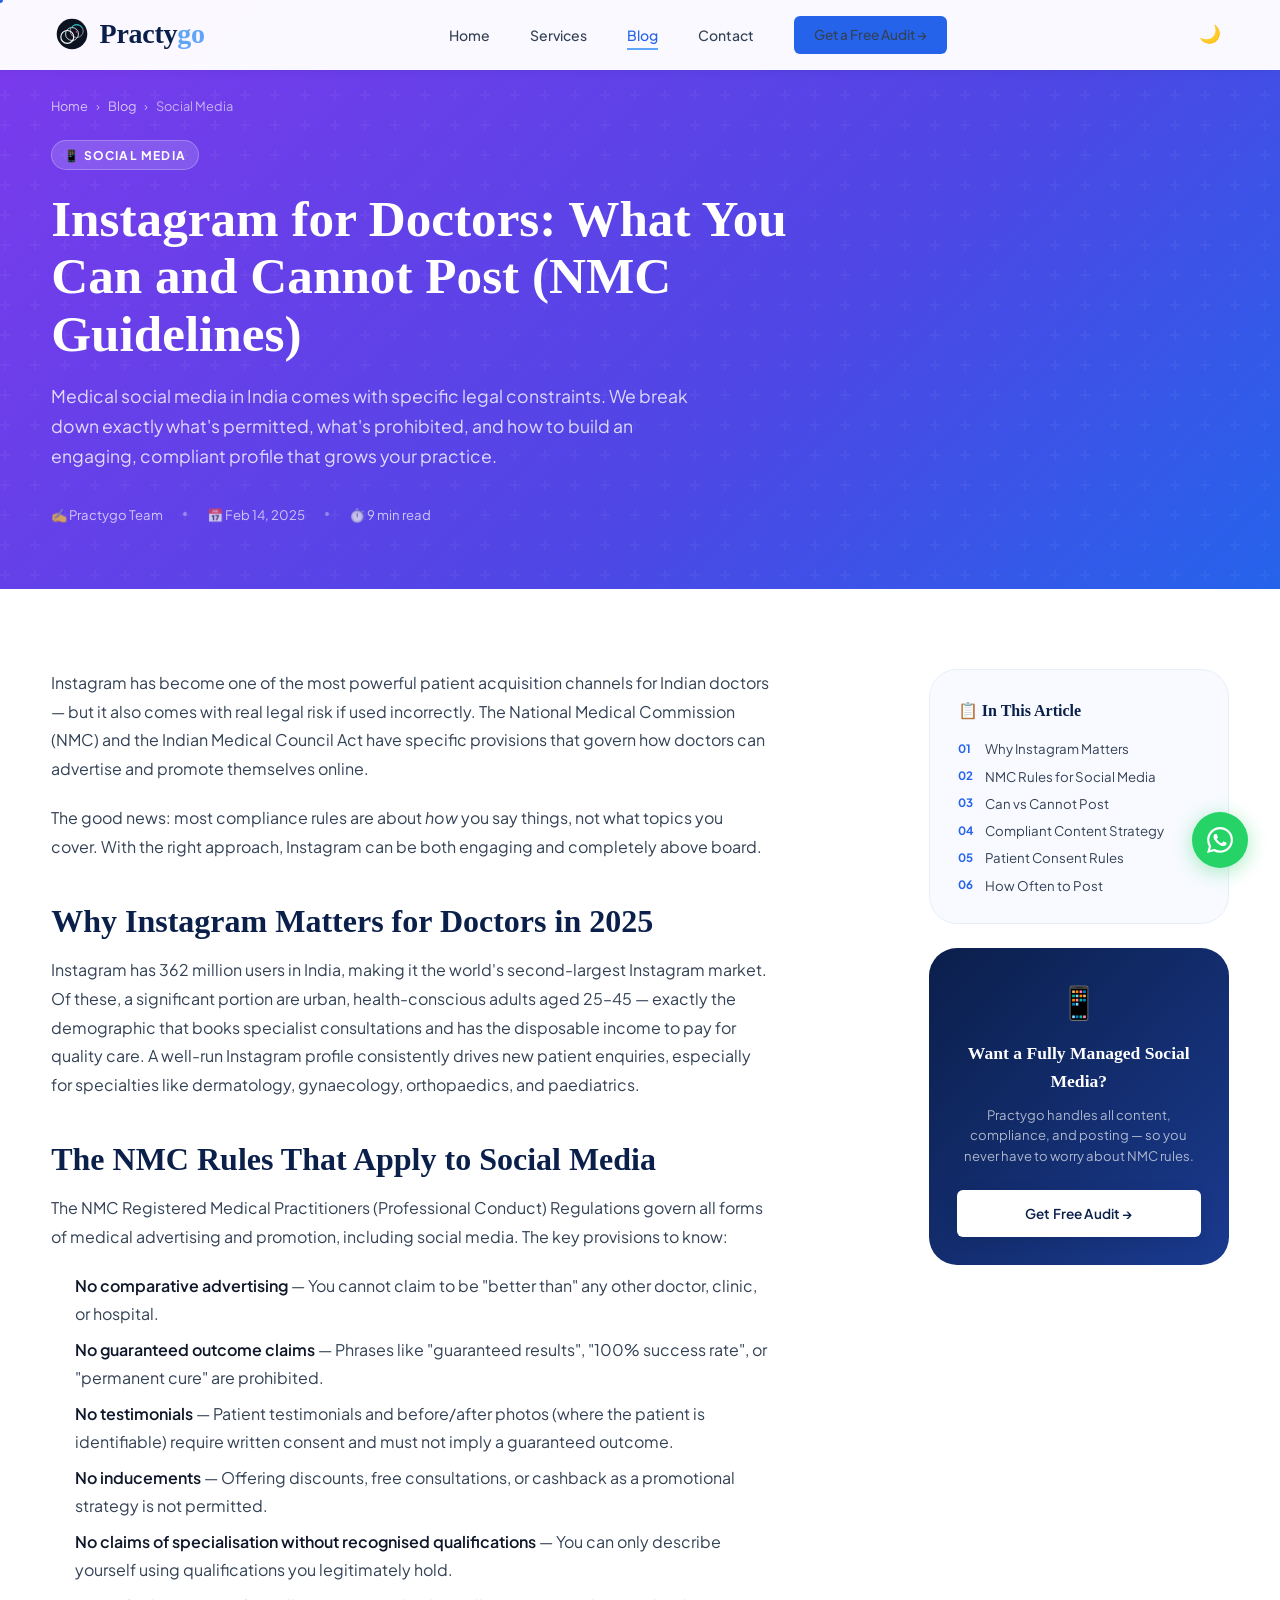
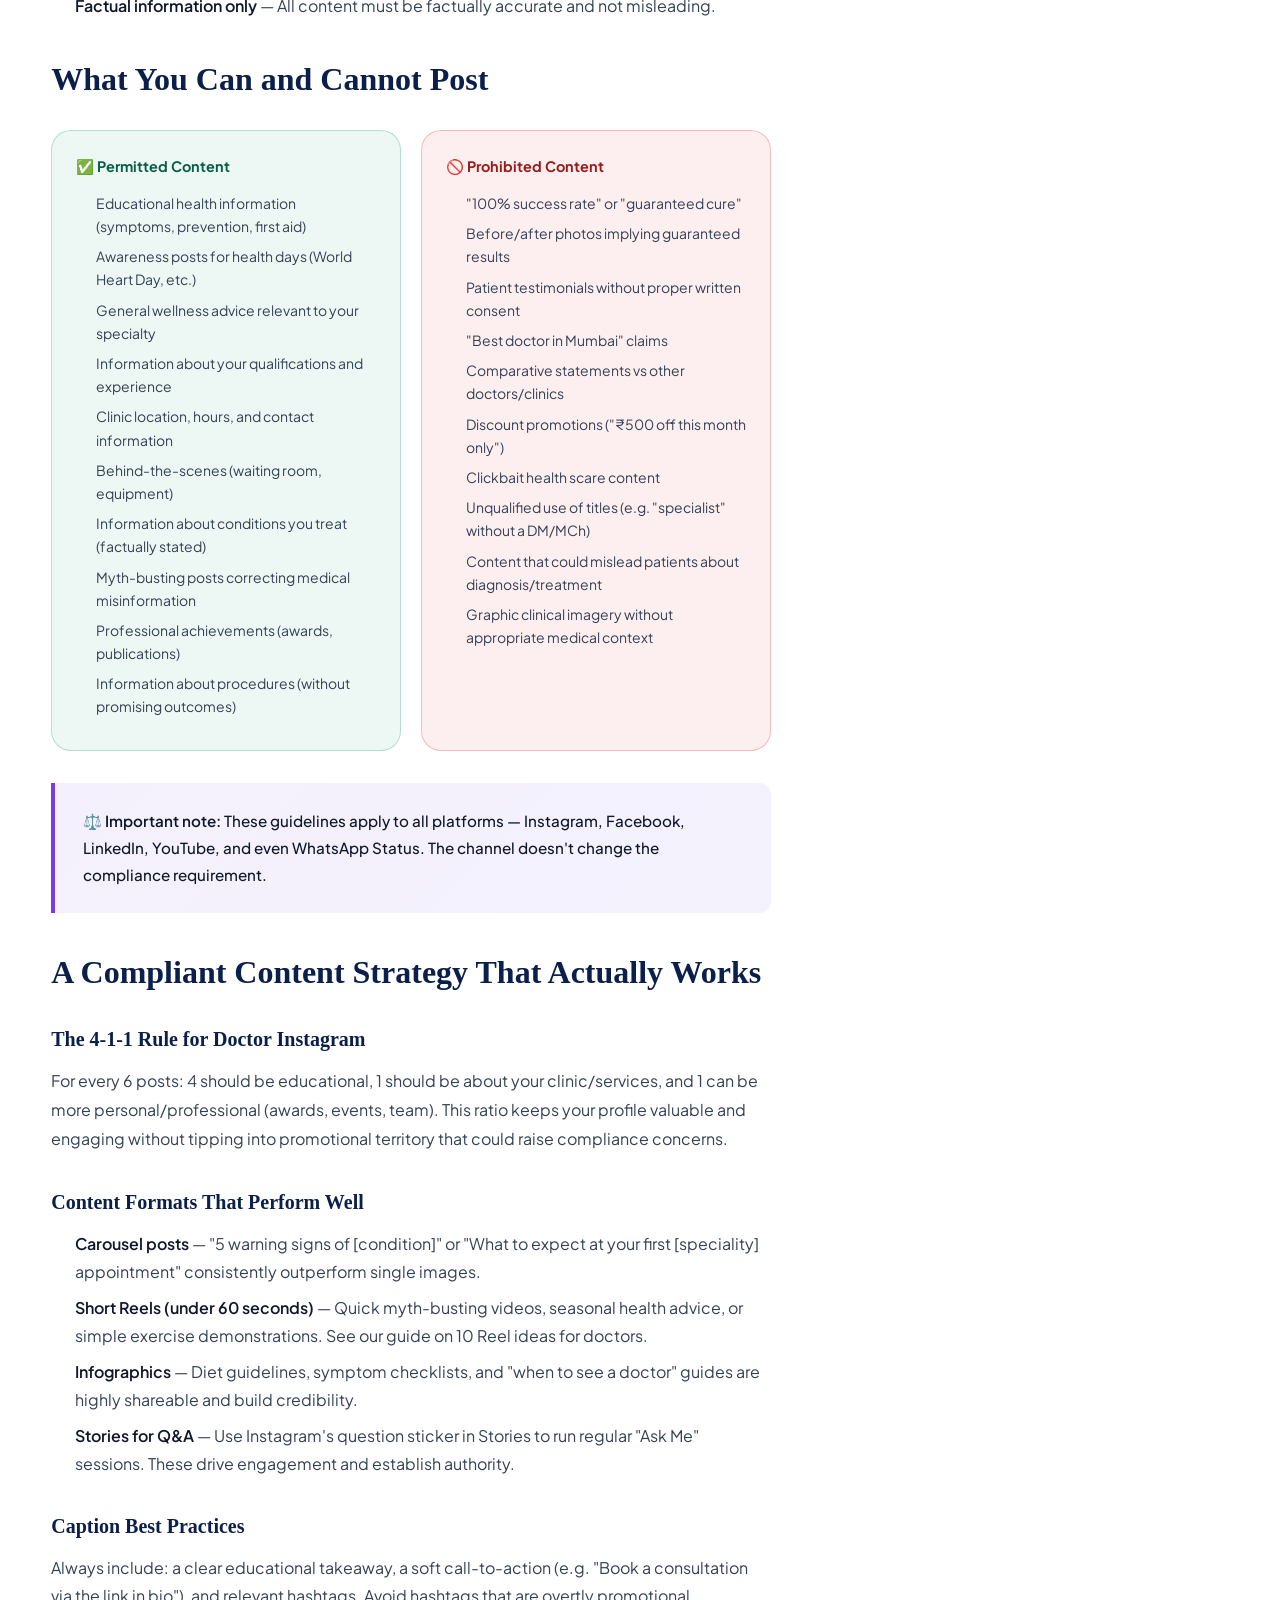
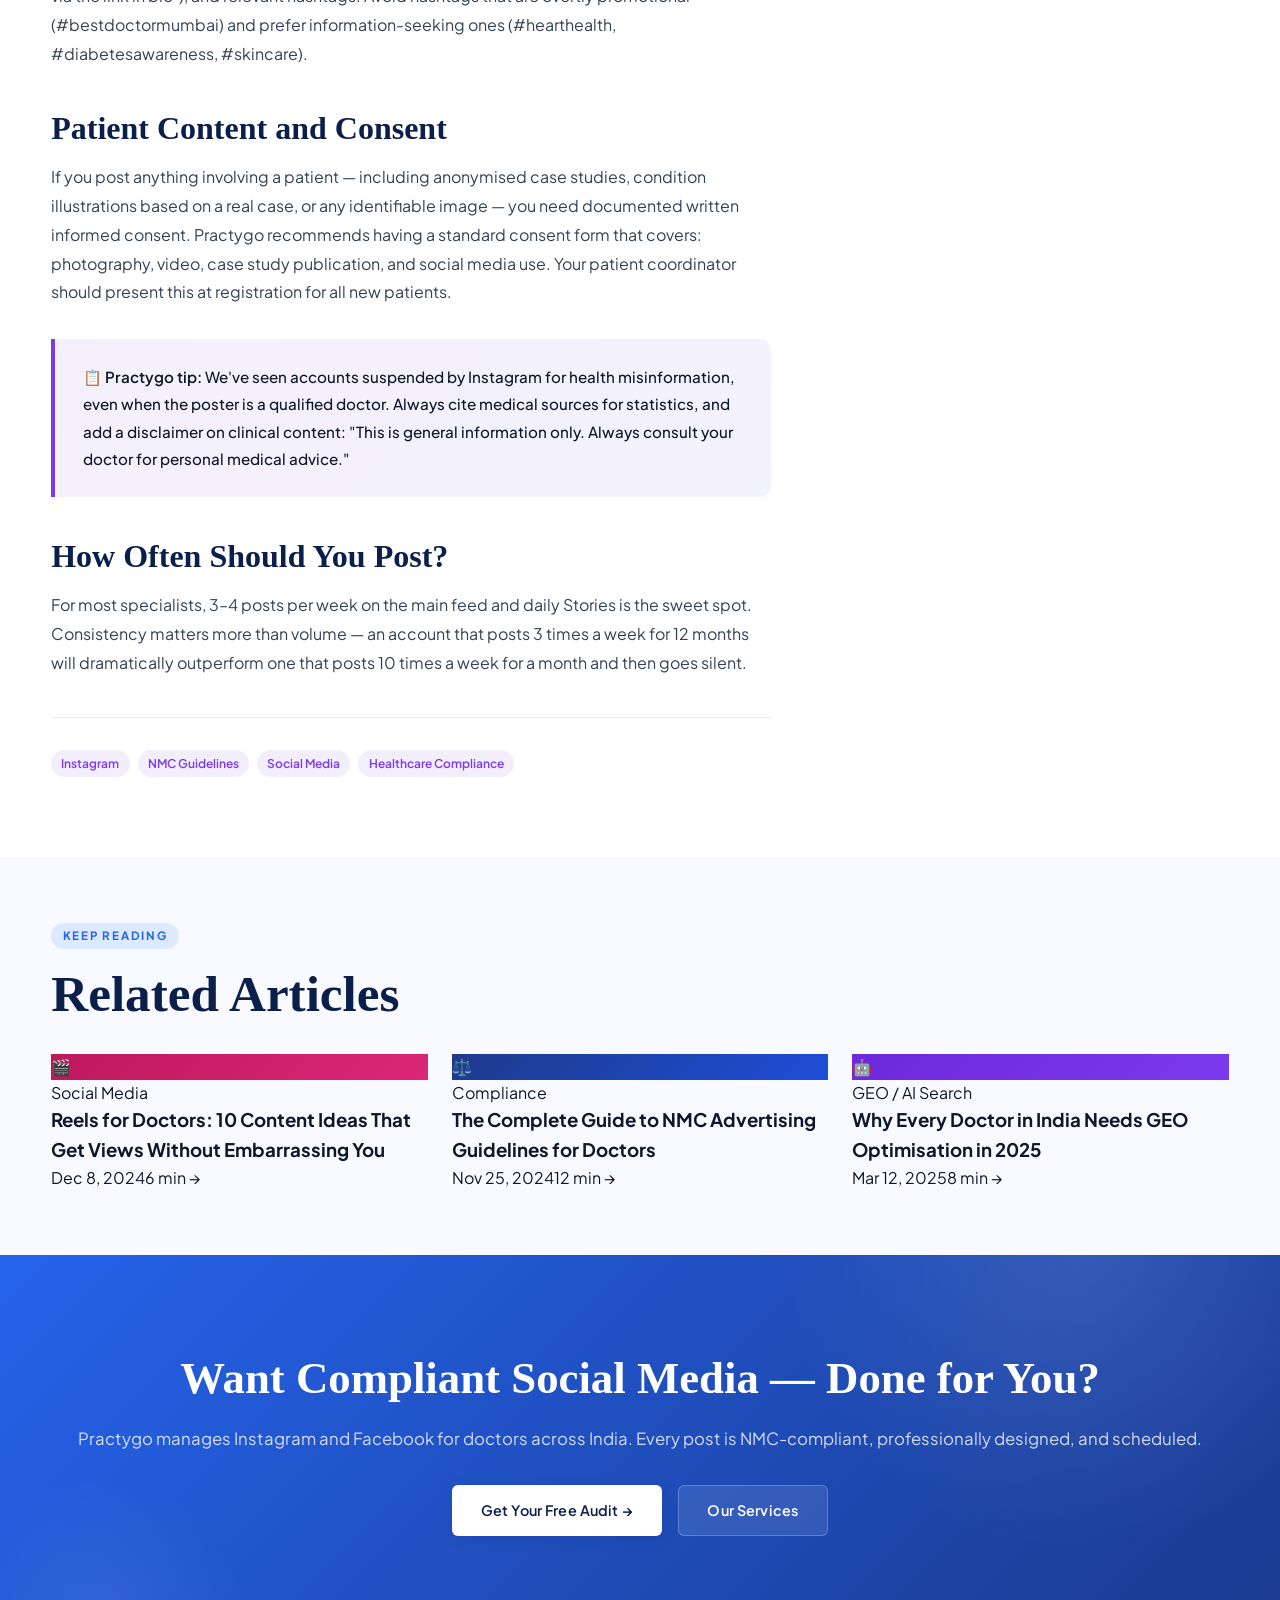
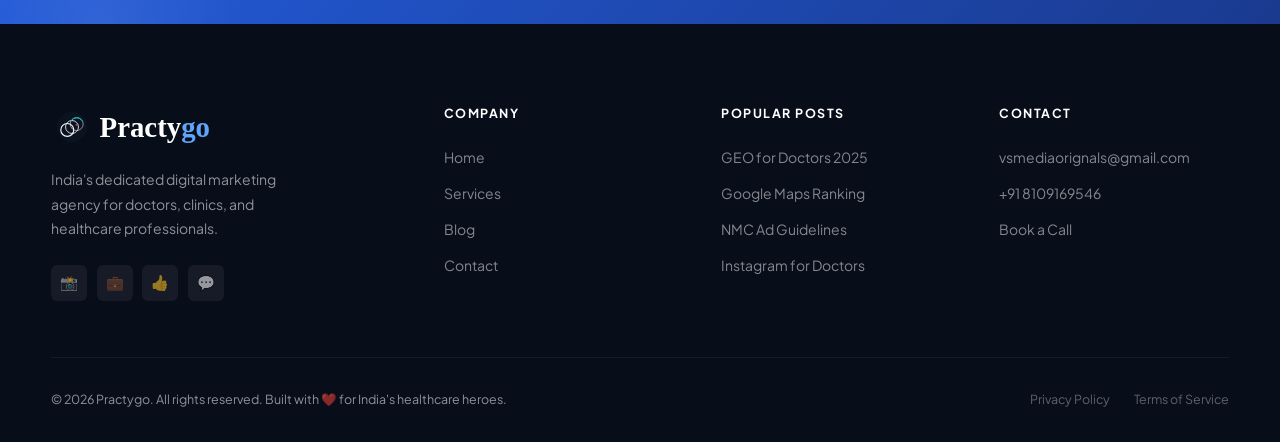
<file: blog-instagram-doctors-nmc-guidelines.html>
<!DOCTYPE html>
<html lang="en">
<head>
  <meta charset="UTF-8"/>
  <meta name="viewport" content="width=device-width, initial-scale=1.0"/>
  <title>Instagram for Doctors: What You Can and Cannot Post (NMC Guidelines) | Practygo</title>
  <meta name="description" content="Medical social media in India comes with specific legal constraints. We break down exactly what's permitted, what's prohibited, and how to build an engaging profile within NMC rules."/>
  <meta name="robots" content="index, follow"/>
  <link rel="canonical" href="https://practygo.in/blog-instagram-doctors-nmc-guidelines.html"/>
  <meta property="og:type" content="article"/>
  <meta property="og:url" content="https://practygo.in/blog-instagram-doctors-nmc-guidelines.html"/>
  <meta property="og:title" content="Instagram for Doctors: What You Can and Cannot Post (NMC Guidelines)"/>
  <meta property="og:site_name" content="Practygo"/>
  <meta name="twitter:card" content="summary_large_image"/>
  <script type="application/ld+json">{"@context":"https://schema.org","@type":"BlogPosting","headline":"Instagram for Doctors: What You Can and Cannot Post (NMC Guidelines)","description":"Medical social media in India comes with specific legal constraints. We break down exactly what's permitted, what's prohibited, and how to build an engaging profile within the rules.","url":"https://practygo.in/blog-instagram-doctors-nmc-guidelines.html","datePublished":"2025-02-14","dateModified":"2026-03-21","author":{"@type":"Person","name":"Practygo Team","url":"https://practygo.in"},"publisher":{"@type":"Organization","name":"Practygo","url":"https://practygo.in"},"keywords":"Instagram for doctors India, NMC social media guidelines, doctor social media rules, medical Instagram India","articleSection":"Social Media","timeRequired":"PT9M"}</script>
  <script type="application/ld+json">{"@context":"https://schema.org","@type":"BreadcrumbList","itemListElement":[{"@type":"ListItem","position":1,"name":"Home","item":"https://practygo.in"},{"@type":"ListItem","position":2,"name":"Blog","item":"https://practygo.in/blog.html"},{"@type":"ListItem","position":3,"name":"Instagram for Doctors: What You Can and Cannot Post (NMC Guidelines)","item":"https://practygo.in/blog-instagram-doctors-nmc-guidelines.html"}]}</script>
  <link rel="preconnect" href="https://fonts.googleapis.com"/>
  <link rel="preconnect" href="https://fonts.gstatic.com" crossorigin/>
  <link rel="stylesheet" href="https://fonts.googleapis.com/css2?family=Cormorant+Garant:ital,wght@0,400;0,600;0,700;1,400;1,700&family=Plus+Jakarta+Sans:wght@300;400;500;600;700&display=swap"/>
  <link rel="stylesheet" href="styles.css"/>
  <link rel="icon" href="FaviconLogo.svg" type="image/svg+xml"/>
  <style>
    .article-hero{background:linear-gradient(135deg,#7c3aed 0%,#4f46e5 60%,#2563eb 100%);padding:6rem 0 4rem;position:relative;overflow:hidden}
    .article-hero::before{content:'';position:absolute;inset:0;background:url("data:image/svg+xml,%3Csvg width='60' height='60' viewBox='0 0 60 60' xmlns='http://www.w3.org/2000/svg'%3E%3Cg fill='none'%3E%3Cg fill='%23ffffff' fill-opacity='0.04'%3E%3Cpath d='M36 34v-4h-2v4h-4v2h4v4h2v-4h4v-2h-4zm0-30V0h-2v4h-4v2h4v4h2V6h4V4h-4zM6 34v-4H4v4H0v2h4v4h2v-4h4v-2H6zM6 4V0H4v4H0v2h4v4h2V6h4V4H6z'/%3E%3C/g%3E%3C/g%3E%3C/svg%3E")}
    .article-hero-inner{position:relative;z-index:1;max-width:780px}
    .article-cat-badge{display:inline-block;background:rgba(255,255,255,.15);border:1px solid rgba(255,255,255,.25);color:white;font-size:.75rem;font-weight:700;letter-spacing:.1em;text-transform:uppercase;padding:.35em 1em;border-radius:100px;margin-bottom:1.25rem}
    .article-hero h1{font-family:var(--font-display);font-size:clamp(2rem,4.5vw,3.2rem);font-weight:700;color:white;line-height:1.12;margin-bottom:1.25rem}
    .article-hero-desc{font-size:1.1rem;color:rgba(255,255,255,.8);line-height:1.7;margin-bottom:2rem;max-width:640px}
    .article-meta{display:flex;align-items:center;gap:1.25rem;flex-wrap:wrap}
    .article-meta-item{display:flex;align-items:center;gap:.5rem;font-size:.82rem;color:rgba(255,255,255,.7)}
    .article-meta-divider{width:4px;height:4px;background:rgba(255,255,255,.35);border-radius:50%}
    .article-body-wrap{display:grid;grid-template-columns:1fr 300px;gap:4rem;align-items:start;padding:5rem 0}
    .article-content{max-width:720px}
    .article-content h2{font-family:var(--font-display);font-size:clamp(1.5rem,2.8vw,2rem);font-weight:700;color:var(--blue-deep);margin:2.5rem 0 1rem;line-height:1.2}
    .article-content h3{font-family:var(--font-display);font-size:1.25rem;font-weight:700;color:var(--blue-deep);margin:2rem 0 .75rem}
    .article-content p{font-size:1rem;color:var(--text-body);line-height:1.8;margin-bottom:1.25rem}
    .article-content ul,.article-content ol{padding-left:1.5rem;margin-bottom:1.25rem}
    .article-content li{font-size:1rem;color:var(--text-body);line-height:1.75;margin-bottom:.5rem}
    .article-content strong{color:var(--text-dark);font-weight:600}
    .do-dont{display:grid;grid-template-columns:1fr 1fr;gap:1.25rem;margin:2rem 0}
    .do-box,.dont-box{border-radius:var(--r-lg);padding:1.5rem}
    .do-box{background:rgba(5,150,105,.07);border:1.5px solid rgba(5,150,105,.25)}
    .dont-box{background:rgba(220,38,38,.07);border:1.5px solid rgba(220,38,38,.25)}
    .do-box h4{color:#065f46;font-size:.9rem;font-weight:700;margin-bottom:.85rem}
    .dont-box h4{color:#991b1b;font-size:.9rem;font-weight:700;margin-bottom:.85rem}
    .do-box li,.dont-box li{font-size:.875rem;line-height:1.65;margin-bottom:.45rem;color:var(--text-body)}
    .do-box ul,.dont-box ul{padding-left:1.25rem;margin:0}
    .article-callout{background:linear-gradient(135deg,rgba(109,40,217,.07),rgba(79,70,229,.07));border-left:4px solid #7c3aed;border-radius:0 var(--r-md) var(--r-md) 0;padding:1.5rem 1.75rem;margin:2rem 0}
    .article-callout p{margin:0;font-size:.95rem;color:var(--text-dark);font-weight:500}
    .article-tags{display:flex;gap:.5rem;flex-wrap:wrap;margin:2.5rem 0 0;padding-top:2rem;border-top:1px solid var(--gray-light)}
    .article-tag{font-size:.75rem;font-weight:600;color:#7c3aed;background:rgba(109,40,217,.08);padding:.3em .85em;border-radius:100px}
    .article-sidebar{position:sticky;top:80px}
    .sidebar-toc{background:var(--off-white);border:1px solid var(--gray-light);border-radius:var(--r-xl);padding:1.75rem;margin-bottom:1.5rem}
    .sidebar-toc h3{font-family:var(--font-display);font-size:1rem;font-weight:700;color:var(--blue-deep);margin-bottom:1rem}
    .toc-list{list-style:none;padding:0;margin:0;display:flex;flex-direction:column;gap:.5rem}
    .toc-list a{font-size:.83rem;color:var(--text-body);text-decoration:none;display:flex;gap:.5rem;align-items:flex-start;transition:color var(--transition);line-height:1.45}
    .toc-list a:hover{color:var(--blue-bright)}
    .toc-num{font-size:.72rem;font-weight:700;color:var(--blue-bright);min-width:1.2rem;padding-top:.1rem}
    .sidebar-cta{background:linear-gradient(135deg,var(--blue-deep),var(--blue-mid));border-radius:var(--r-xl);padding:1.75rem;text-align:center}
    .sidebar-cta h3{font-family:var(--font-display);font-size:1.1rem;font-weight:700;color:white;margin-bottom:.6rem}
    .sidebar-cta p{font-size:.82rem;color:rgba(255,255,255,.65);margin-bottom:1.25rem;line-height:1.55}
    .related-posts{padding:4rem 0;background:var(--off-white)}
    .related-grid{display:grid;grid-template-columns:repeat(3,1fr);gap:1.5rem;margin-top:2rem}
    .breadcrumb{display:flex;align-items:center;gap:.5rem;font-size:.8rem;color:rgba(255,255,255,.6);margin-bottom:1.5rem;flex-wrap:wrap}
    .breadcrumb a{color:rgba(255,255,255,.7);text-decoration:none}
    .breadcrumb a:hover{color:white}
    @media(max-width:1024px){.article-body-wrap{grid-template-columns:1fr}.article-sidebar{position:static}.related-grid{grid-template-columns:repeat(2,1fr)}.do-dont{grid-template-columns:1fr}}
    @media(max-width:640px){.related-grid{grid-template-columns:1fr}}

    /* ── Dark mode overrides ── */
    body.dark .article-content h2,
    body.dark .article-content h3 { color: #e2e8f0; }
    body.dark .article-content p,
    body.dark .article-content li { color: #cbd5e1; }
    body.dark .article-content strong { color: #f1f5f9; }
    body.dark .article-content a { color: #93c5fd; }
    body.dark .article-content code { background: #1e293b; color: #93c5fd; padding: .1em .4em; border-radius: 4px; }
    body.dark .sidebar-toc { background: #1e293b; border-color: #334155; }
    body.dark .sidebar-toc h3 { color: #e2e8f0; }
    body.dark .toc-list a { color: #cbd5e1; }
    body.dark .toc-list a:hover { color: #93c5fd; }
    body.dark .article-stat { background: #1e293b; border-color: #334155; }
    body.dark .article-stat-lbl { color: #94a3b8; }
    body.dark .article-callout { background: rgba(255,255,255,.04); }
    body.dark .article-callout p { color: #e2e8f0; }
    body.dark .numbered-feature { background: #1e293b; border-color: #334155; }
    body.dark .feature-body h3 { color: #e2e8f0; }
    body.dark .feature-body p { color: #cbd5e1; }
    body.dark .do-box { background: rgba(5,150,105,.12); border-color: rgba(5,150,105,.35); }
    body.dark .dont-box { background: rgba(220,38,38,.12); border-color: rgba(220,38,38,.35); }
    body.dark .do-box h4 { color: #6ee7b7; }
    body.dark .dont-box h4 { color: #fca5a5; }
    body.dark .do-box li, body.dark .dont-box li { color: #cbd5e1; }
    body.dark .rule-block { background: #1e293b; border-color: #334155; }
    body.dark .rule-block h3 { color: #e2e8f0; }
    body.dark .rule-block p { color: #cbd5e1; }
    body.dark .review-example { background: #1e293b; border-color: #334155; }
    body.dark .review-example .review-text { color: #cbd5e1; }
    body.dark .review-example .response-text { background: #0f172a; border-color: #334155; color: #cbd5e1; }
    body.dark .reel-idea { background: #1e293b; border-color: #334155; }
    body.dark .reel-body h3 { color: #e2e8f0; }
    body.dark .reel-body p { color: #cbd5e1; }
    body.dark .keyword-table th { background: #1e293b; color: #e2e8f0; border-color: #334155; }
    body.dark .keyword-table td { color: #cbd5e1; border-color: #334155; }
    body.dark .keyword-table tr:hover td { background: rgba(255,255,255,.04); }
    body.dark .article-tags { border-color: #334155; }
  </style>
</head>
<body>
<div class="cursor-dot" id="cursorDot"></div>
<div class="cursor-ring" id="cursorRing"></div>
<a href="https://wa.me/918109169546" class="wa-fab" target="_blank" rel="noopener"><svg width="26" height="26" viewBox="0 0 24 24" fill="currentColor"><path d="M17.472 14.382c-.297-.149-1.758-.867-2.03-.967-.273-.099-.471-.148-.67.15-.197.297-.767.966-.94 1.164-.173.199-.347.223-.644.075-.297-.15-1.255-.463-2.39-1.475-.883-.788-1.48-1.761-1.653-2.059-.173-.297-.018-.458.13-.606.134-.133.298-.347.446-.52.149-.174.198-.298.298-.497.099-.198.05-.371-.025-.52-.075-.149-.669-1.612-.916-2.207-.242-.579-.487-.5-.669-.51-.173-.008-.371-.01-.57-.01-.198 0-.52.074-.792.372-.272.297-1.04 1.016-1.04 2.479 0 1.462 1.065 2.875 1.213 3.074.149.198 2.096 3.2 5.077 4.487.709.306 1.262.489 1.694.625.712.227 1.36.195 1.871.118.571-.085 1.758-.719 2.006-1.413.248-.694.248-1.289.173-1.413-.074-.124-.272-.198-.57-.347m-5.421 7.403h-.004a9.87 9.87 0 01-5.031-1.378l-.361-.214-3.741.982.998-3.648-.235-.374a9.86 9.86 0 01-1.51-5.26c.001-5.45 4.436-9.884 9.888-9.884 2.64 0 5.122 1.03 6.988 2.898a9.825 9.825 0 012.893 6.994c-.003 5.45-4.437 9.884-9.885 9.884m8.413-18.297A11.815 11.815 0 0012.05 0C5.495 0 .16 5.335.157 11.892c0 2.096.547 4.142 1.588 5.945L.057 24l6.305-1.654a11.882 11.882 0 005.683 1.448h.005c6.554 0 11.89-5.335 11.893-11.893a11.821 11.821 0 00-3.48-8.413z"/></svg></a>
<nav class="nav nav-static" id="nav"><div class="container nav-inner"><a href="index.html" class="logo"><img src="FaviconLogo.svg" alt="Practygo Logo" style="display:inline;height:42px;width:42px;vertical-align:middle;margin-right:0.4rem;position:relative;top:-3px;">Practy<span>go</span></a><div class="nav-links"><a href="index.html">Home</a><a href="services.html">Services</a><a href="blog.html" class="active">Blog</a><a href="contact.html">Contact</a><a href="contact.html" class="nav-cta">Get a Free Audit →</a></div><div style="display:flex;align-items:center;gap:.5rem"><button class="theme-toggle" id="themeToggle">🌙</button><button class="hamburger" aria-label="Open menu"><span></span><span></span><span></span></button></div></div></nav>
<div class="mobile-nav"><button class="mobile-close">✕</button><a href="index.html">Home</a><a href="services.html">Services</a><a href="blog.html">Blog</a><a href="contact.html">Contact</a><a href="contact.html" class="btn btn-primary" style="font-size:1rem;margin-top:1rem">Get a Free Audit</a></div>

<section class="article-hero">
  <div class="container"><div class="article-hero-inner">
    <nav class="breadcrumb"><a href="index.html">Home</a><span>›</span><a href="blog.html">Blog</a><span>›</span><span>Social Media</span></nav>
    <span class="article-cat-badge">📱 Social Media</span>
    <h1>Instagram for Doctors: What You Can and Cannot Post (NMC Guidelines)</h1>
    <p class="article-hero-desc">Medical social media in India comes with specific legal constraints. We break down exactly what's permitted, what's prohibited, and how to build an engaging, compliant profile that grows your practice.</p>
    <div class="article-meta"><div class="article-meta-item">✍️ Practygo Team</div><div class="article-meta-divider"></div><div class="article-meta-item">📅 Feb 14, 2025</div><div class="article-meta-divider"></div><div class="article-meta-item">⏱️ 9 min read</div></div>
  </div></div>
</section>

<div class="container">
  <div class="article-body-wrap">
    <article class="article-content">
      <p>Instagram has become one of the most powerful patient acquisition channels for Indian doctors — but it also comes with real legal risk if used incorrectly. The National Medical Commission (NMC) and the Indian Medical Council Act have specific provisions that govern how doctors can advertise and promote themselves online.</p>
      <p>The good news: most compliance rules are about <em>how</em> you say things, not what topics you cover. With the right approach, Instagram can be both engaging and completely above board.</p>

      <h2 id="why-instagram">Why Instagram Matters for Doctors in 2025</h2>
      <p>Instagram has 362 million users in India, making it the world's second-largest Instagram market. Of these, a significant portion are urban, health-conscious adults aged 25–45 — exactly the demographic that books specialist consultations and has the disposable income to pay for quality care. A well-run Instagram profile consistently drives new patient enquiries, especially for specialties like dermatology, gynaecology, orthopaedics, and paediatrics.</p>

      <h2 id="nmc-rules">The NMC Rules That Apply to Social Media</h2>
      <p>The NMC Registered Medical Practitioners (Professional Conduct) Regulations govern all forms of medical advertising and promotion, including social media. The key provisions to know:</p>
      <ul>
        <li><strong>No comparative advertising</strong> — You cannot claim to be "better than" any other doctor, clinic, or hospital.</li>
        <li><strong>No guaranteed outcome claims</strong> — Phrases like "guaranteed results", "100% success rate", or "permanent cure" are prohibited.</li>
        <li><strong>No testimonials</strong> — Patient testimonials and before/after photos (where the patient is identifiable) require written consent and must not imply a guaranteed outcome.</li>
        <li><strong>No inducements</strong> — Offering discounts, free consultations, or cashback as a promotional strategy is not permitted.</li>
        <li><strong>No claims of specialisation without recognised qualifications</strong> — You can only describe yourself using qualifications you legitimately hold.</li>
        <li><strong>Factual information only</strong> — All content must be factually accurate and not misleading.</li>
      </ul>

      <h2 id="do-dont">What You Can and Cannot Post</h2>
      <div class="do-dont">
        <div class="do-box">
          <h4>✅ Permitted Content</h4>
          <ul>
            <li>Educational health information (symptoms, prevention, first aid)</li>
            <li>Awareness posts for health days (World Heart Day, etc.)</li>
            <li>General wellness advice relevant to your specialty</li>
            <li>Information about your qualifications and experience</li>
            <li>Clinic location, hours, and contact information</li>
            <li>Behind-the-scenes (waiting room, equipment)</li>
            <li>Information about conditions you treat (factually stated)</li>
            <li>Myth-busting posts correcting medical misinformation</li>
            <li>Professional achievements (awards, publications)</li>
            <li>Information about procedures (without promising outcomes)</li>
          </ul>
        </div>
        <div class="dont-box">
          <h4>🚫 Prohibited Content</h4>
          <ul>
            <li>"100% success rate" or "guaranteed cure"</li>
            <li>Before/after photos implying guaranteed results</li>
            <li>Patient testimonials without proper written consent</li>
            <li>"Best doctor in Mumbai" claims</li>
            <li>Comparative statements vs other doctors/clinics</li>
            <li>Discount promotions ("₹500 off this month only")</li>
            <li>Clickbait health scare content</li>
            <li>Unqualified use of titles (e.g. "specialist" without a DM/MCh)</li>
            <li>Content that could mislead patients about diagnosis/treatment</li>
            <li>Graphic clinical imagery without appropriate medical context</li>
          </ul>
        </div>
      </div>

      <div class="article-callout"><p>⚖️ <strong>Important note:</strong> These guidelines apply to all platforms — Instagram, Facebook, LinkedIn, YouTube, and even WhatsApp Status. The channel doesn't change the compliance requirement.</p></div>

      <h2 id="content-strategy">A Compliant Content Strategy That Actually Works</h2>
      <h3>The 4-1-1 Rule for Doctor Instagram</h3>
      <p>For every 6 posts: 4 should be educational, 1 should be about your clinic/services, and 1 can be more personal/professional (awards, events, team). This ratio keeps your profile valuable and engaging without tipping into promotional territory that could raise compliance concerns.</p>

      <h3>Content Formats That Perform Well</h3>
      <ul>
        <li><strong>Carousel posts</strong> — "5 warning signs of [condition]" or "What to expect at your first [speciality] appointment" consistently outperform single images.</li>
        <li><strong>Short Reels (under 60 seconds)</strong> — Quick myth-busting videos, seasonal health advice, or simple exercise demonstrations. See our guide on <a href="blog-reels-doctors-content-ideas.html">10 Reel ideas for doctors</a>.</li>
        <li><strong>Infographics</strong> — Diet guidelines, symptom checklists, and "when to see a doctor" guides are highly shareable and build credibility.</li>
        <li><strong>Stories for Q&A</strong> — Use Instagram's question sticker in Stories to run regular "Ask Me" sessions. These drive engagement and establish authority.</li>
      </ul>

      <h3>Caption Best Practices</h3>
      <p>Always include: a clear educational takeaway, a soft call-to-action (e.g. "Book a consultation via the link in bio"), and relevant hashtags. Avoid hashtags that are overtly promotional (#bestdoctormumbai) and prefer information-seeking ones (#hearthealth, #diabetesawareness, #skincare).</p>

      <h2 id="patient-consent">Patient Content and Consent</h2>
      <p>If you post anything involving a patient — including anonymised case studies, condition illustrations based on a real case, or any identifiable image — you need documented written informed consent. Practygo recommends having a standard consent form that covers: photography, video, case study publication, and social media use. Your patient coordinator should present this at registration for all new patients.</p>

      <div class="article-callout"><p>📋 <strong>Practygo tip:</strong> We've seen accounts suspended by Instagram for health misinformation, even when the poster is a qualified doctor. Always cite medical sources for statistics, and add a disclaimer on clinical content: "This is general information only. Always consult your doctor for personal medical advice."</p></div>

      <h2 id="posting-frequency">How Often Should You Post?</h2>
      <p>For most specialists, 3–4 posts per week on the main feed and daily Stories is the sweet spot. Consistency matters more than volume — an account that posts 3 times a week for 12 months will dramatically outperform one that posts 10 times a week for a month and then goes silent.</p>

      <div class="article-tags">
        <span class="article-tag">Instagram</span>
        <span class="article-tag">NMC Guidelines</span>
        <span class="article-tag">Social Media</span>
        <span class="article-tag">Healthcare Compliance</span>
      </div>
    </article>

    <aside class="article-sidebar">
      <div class="sidebar-toc">
        <h3>📋 In This Article</h3>
        <ul class="toc-list">
          <li><a href="#why-instagram"><span class="toc-num">01</span>Why Instagram Matters</a></li>
          <li><a href="#nmc-rules"><span class="toc-num">02</span>NMC Rules for Social Media</a></li>
          <li><a href="#do-dont"><span class="toc-num">03</span>Can vs Cannot Post</a></li>
          <li><a href="#content-strategy"><span class="toc-num">04</span>Compliant Content Strategy</a></li>
          <li><a href="#patient-consent"><span class="toc-num">05</span>Patient Consent Rules</a></li>
          <li><a href="#posting-frequency"><span class="toc-num">06</span>How Often to Post</a></li>
        </ul>
      </div>
      <div class="sidebar-cta">
        <div style="font-size:2rem;margin-bottom:.75rem">📱</div>
        <h3>Want a Fully Managed Social Media?</h3>
        <p>Practygo handles all content, compliance, and posting — so you never have to worry about NMC rules.</p>
        <a href="contact.html" class="btn btn-white" style="width:100%;justify-content:center;font-size:.85rem;margin-top:.25rem">Get Free Audit →</a>
      </div>
    </aside>
  </div>
</div>

<section class="related-posts"><div class="container"><span class="section-label">Keep Reading</span><h2 class="section-title">Related Articles</h2><div class="related-grid">
  <a href="blog-reels-doctors-content-ideas.html" style="text-decoration:none"><div class="blog-card"><div class="blog-card-img" style="background:linear-gradient(135deg,#be185d,#db2777)"><span class="blog-card-img-icon">🎬</span></div><div class="blog-card-body"><div class="blog-card-cat">Social Media</div><h3>Reels for Doctors: 10 Content Ideas That Get Views Without Embarrassing You</h3><div class="blog-card-footer"><span class="blog-card-date">Dec 8, 2024</span><span class="blog-card-read">6 min →</span></div></div></div></a>
  <a href="blog-nmc-advertising-guidelines.html" style="text-decoration:none"><div class="blog-card"><div class="blog-card-img" style="background:linear-gradient(135deg,#1e3a8a,#1d4ed8)"><span class="blog-card-img-icon">⚖️</span></div><div class="blog-card-body"><div class="blog-card-cat">Compliance</div><h3>The Complete Guide to NMC Advertising Guidelines for Doctors</h3><div class="blog-card-footer"><span class="blog-card-date">Nov 25, 2024</span><span class="blog-card-read">12 min →</span></div></div></div></a>
  <a href="blog-geo-optimisation-doctors-india.html" style="text-decoration:none"><div class="blog-card"><div class="blog-card-img" style="background:linear-gradient(135deg,#6d28d9,#7c3aed)"><span class="blog-card-img-icon">🤖</span></div><div class="blog-card-body"><div class="blog-card-cat">GEO / AI Search</div><h3>Why Every Doctor in India Needs GEO Optimisation in 2025</h3><div class="blog-card-footer"><span class="blog-card-date">Mar 12, 2025</span><span class="blog-card-read">8 min →</span></div></div></div></a>
</div></div></section>

<section class="cta-band"><div class="container"><div class="reveal"><h2>Want Compliant Social Media — Done for You?</h2><p>Practygo manages Instagram and Facebook for doctors across India. Every post is NMC-compliant, professionally designed, and scheduled.</p><div class="cta-band-actions"><a href="contact.html" class="btn btn-white magnetic-btn">Get Your Free Audit →</a><a href="services.html" class="btn btn-ghost">Our Services</a></div></div></div></section>
<footer><div class="container"><div class="footer-top"><div class="footer-brand"><div class="logo-foot"><img src="FaviconLogo.svg" alt="Practygo Logo" style="display:inline;height:42px;width:42px;vertical-align:middle;margin-right:0.4rem;position:relative;top:-3px;">Practy<span>go</span></div><p>India's dedicated digital marketing agency for doctors, clinics, and healthcare professionals.</p><div class="footer-brand-social"><a href="https://www.instagram.com/practygo/" class="footer-social-btn" target="_blank" rel="noopener">📸</a><a href="https://www.linkedin.com/company/practygo/" class="footer-social-btn" target="_blank" rel="noopener">💼</a><a href="https://www.facebook.com/people/Practygo/61564840301220/" class="footer-social-btn" target="_blank" rel="noopener">👍</a><a href="https://x.com/Practygo" class="footer-social-btn" target="_blank" rel="noopener">💬</a></div></div><div class="footer-col"><h4>Company</h4><ul><li><a href="index.html">Home</a></li><li><a href="services.html">Services</a></li><li><a href="blog.html">Blog</a></li><li><a href="contact.html">Contact</a></li></ul></div><div class="footer-col"><h4>Popular Posts</h4><ul><li><a href="blog-geo-optimisation-doctors-india.html">GEO for Doctors 2025</a></li><li><a href="blog-google-maps-ranking-doctors.html">Google Maps Ranking</a></li><li><a href="blog-nmc-advertising-guidelines.html">NMC Ad Guidelines</a></li><li><a href="blog-instagram-doctors-nmc-guidelines.html">Instagram for Doctors</a></li></ul></div><div class="footer-col"><h4>Contact</h4><ul><li><a href="mailto:vsmediaorignals@gmail.com">vsmediaorignals@gmail.com</a></li><li><a href="tel:+918109169546">+91 8109169546</a></li><li><a href="contact.html">Book a Call</a></li></ul></div></div><div class="footer-bottom"><p>© 2026 Practygo. All rights reserved. Built with ❤️ for India's healthcare heroes.</p><div class="footer-legal"><a href="#">Privacy Policy</a><a href="#">Terms of Service</a></div></div></div></footer>
<script src="script.js"></script>
</body>
</html>
</file>
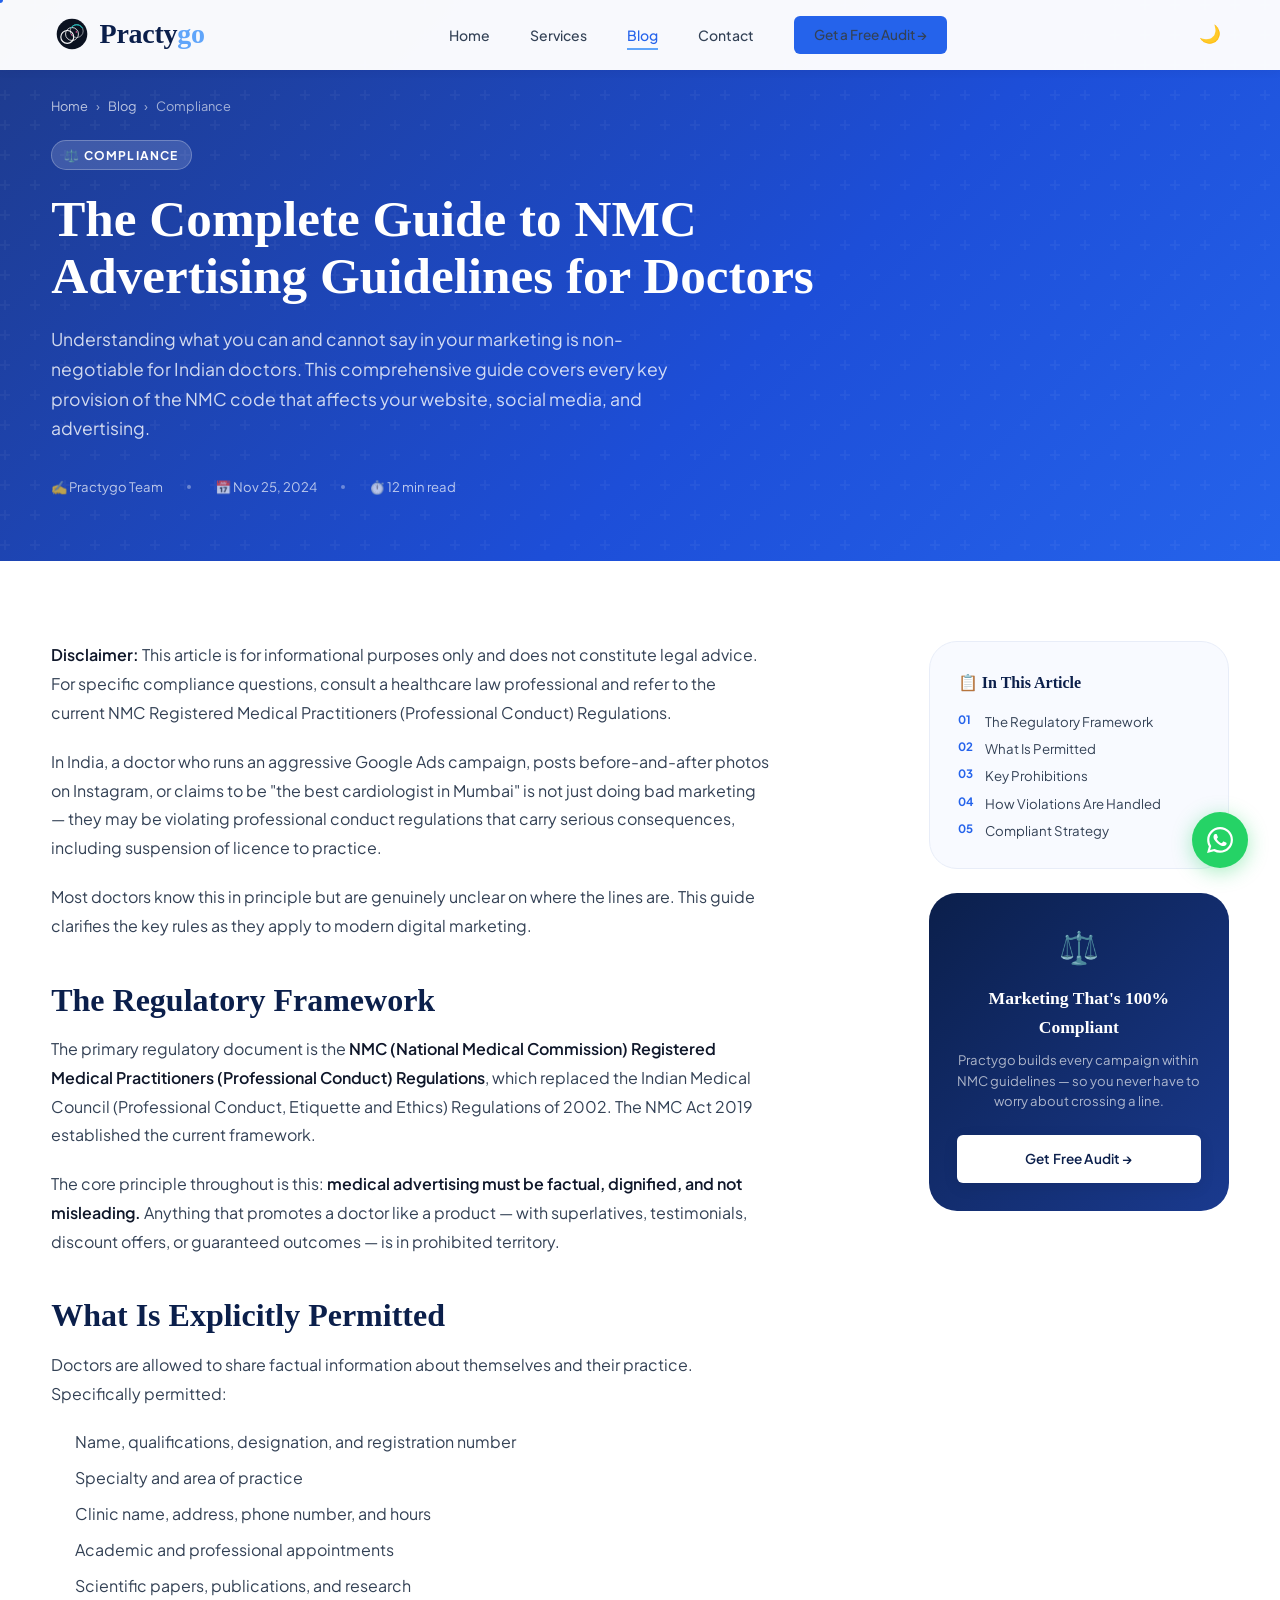
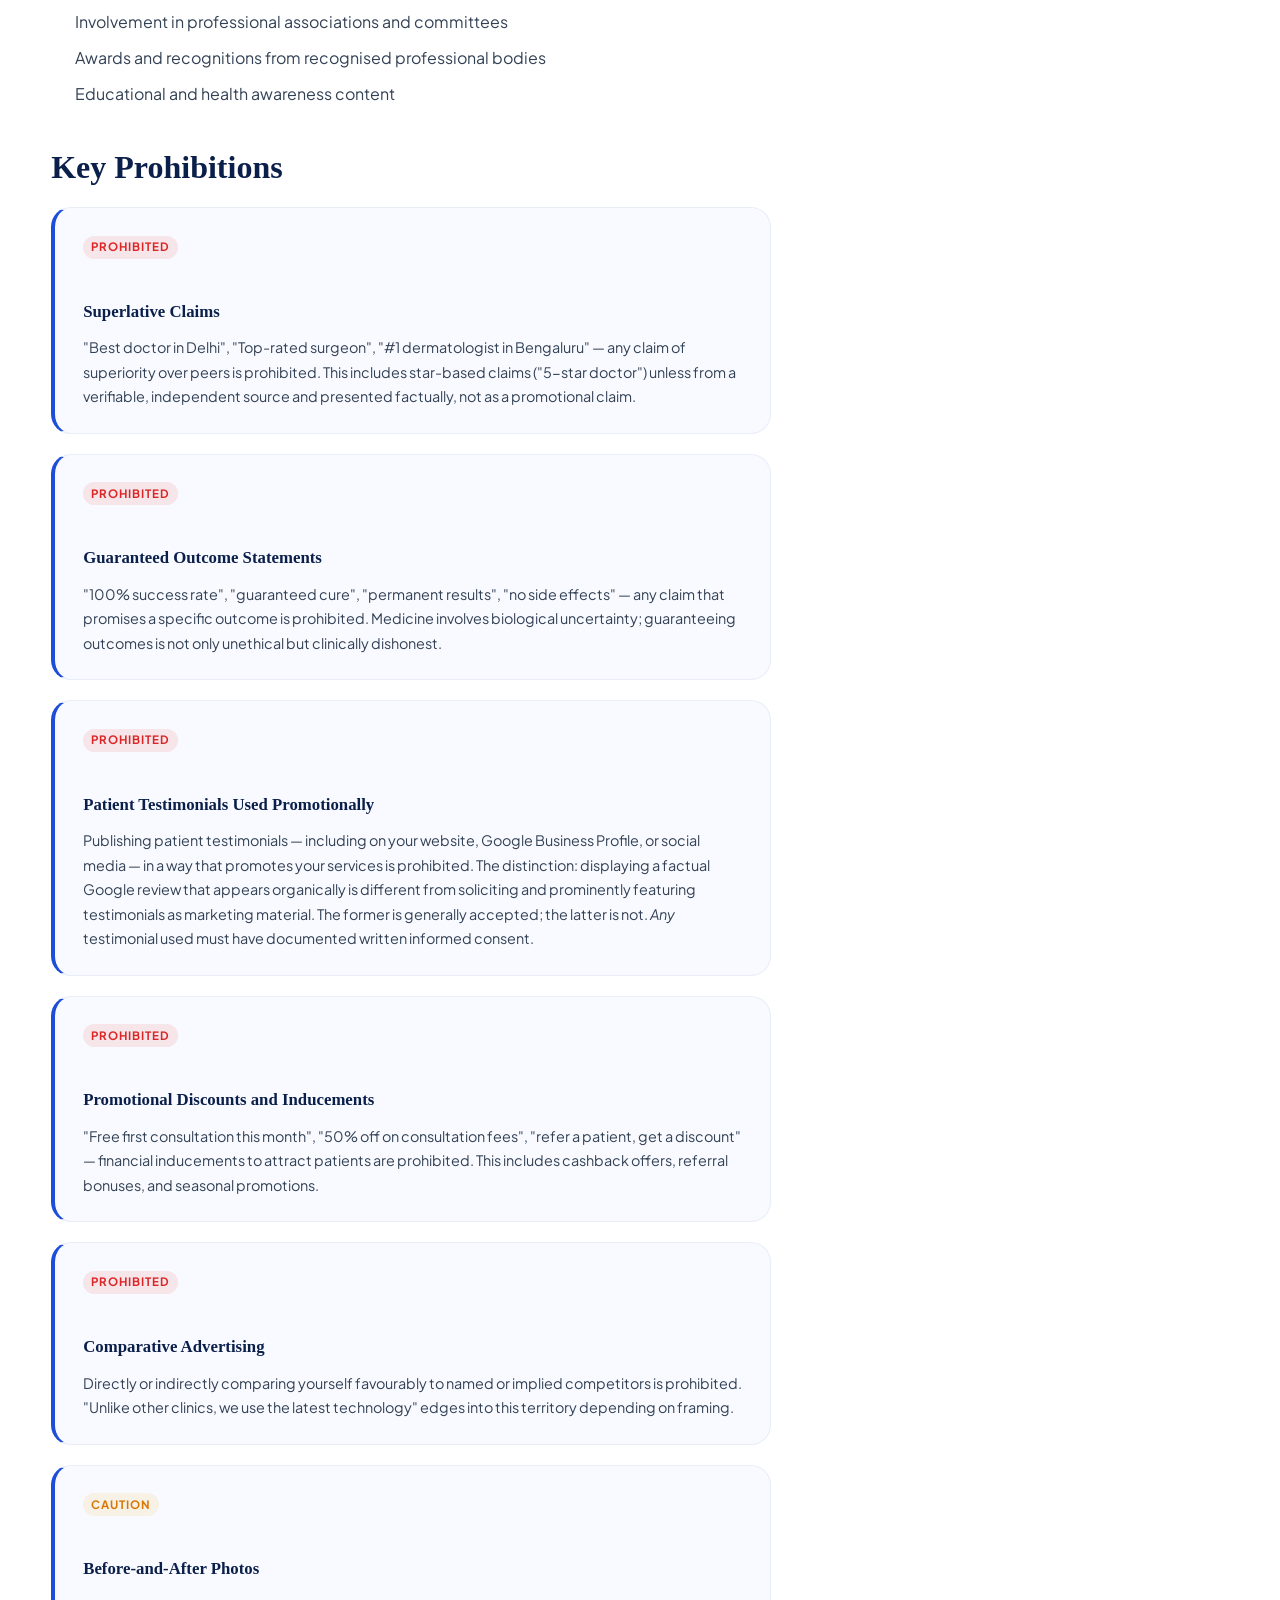
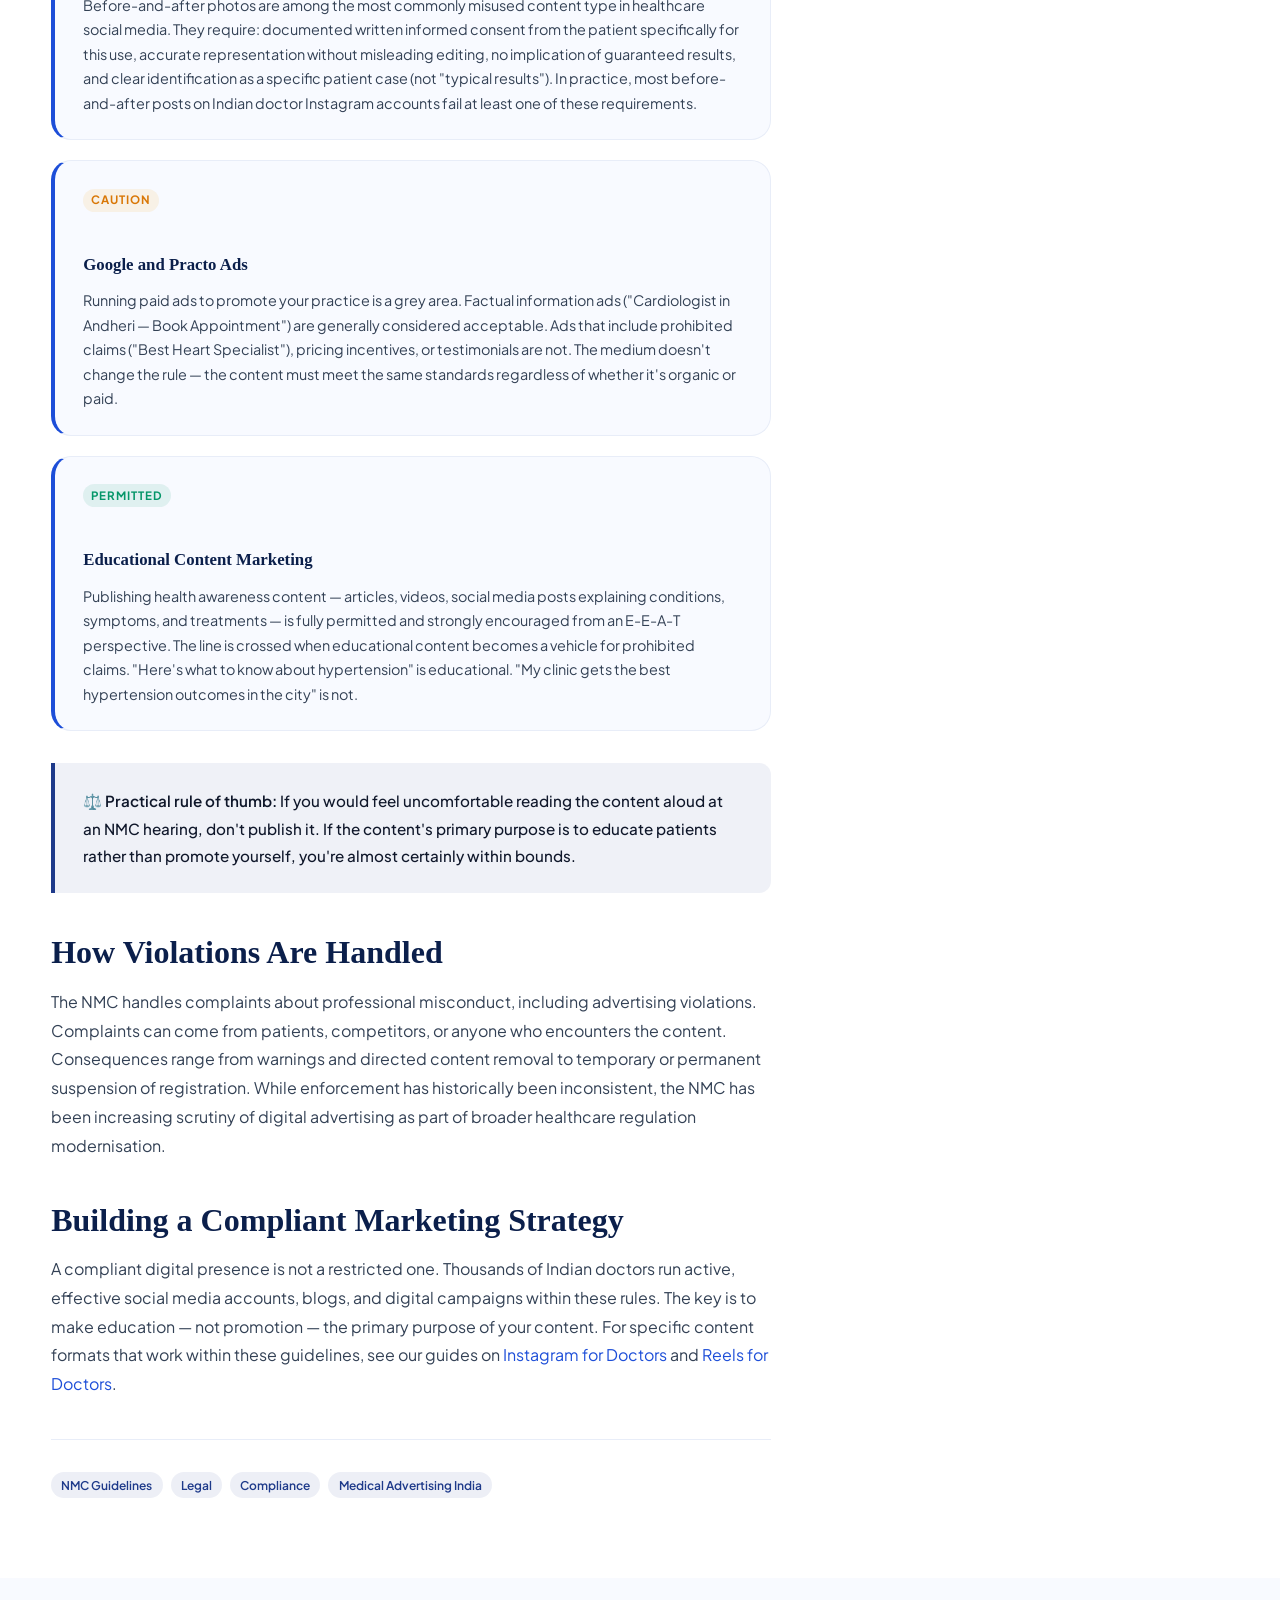
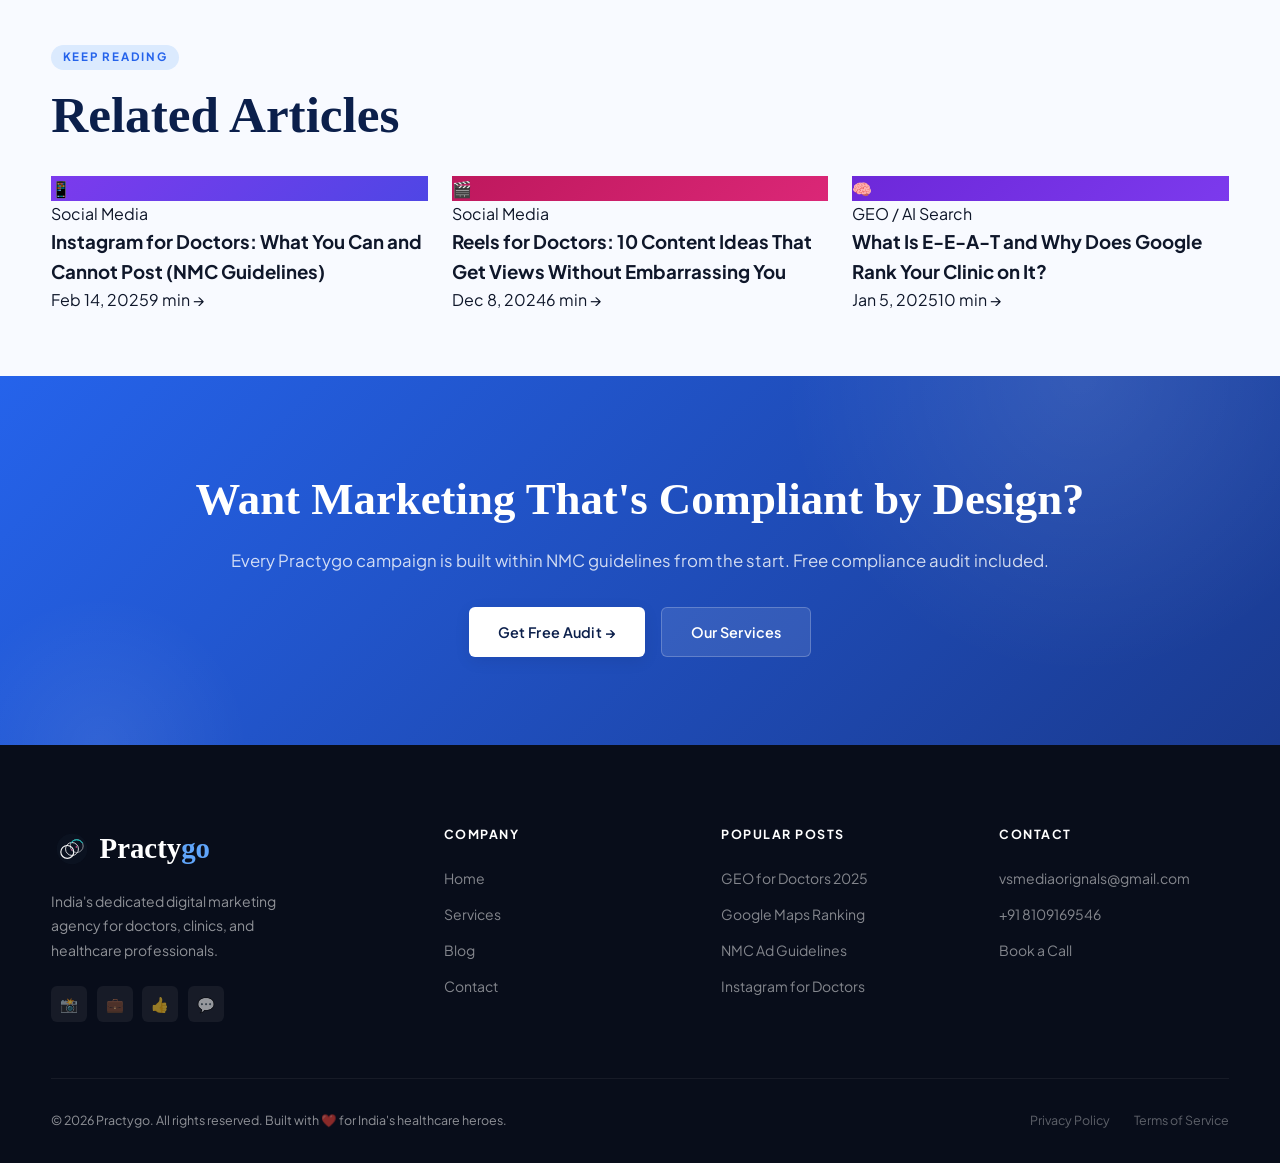
<file: blog-nmc-advertising-guidelines.html>
<!DOCTYPE html>
<html lang="en">
<head>
  <meta charset="UTF-8"/><meta name="viewport" content="width=device-width, initial-scale=1.0"/>
  <title>The Complete Guide to NMC Advertising Guidelines for Doctors | Practygo</title>
  <meta name="description" content="Understanding what you can and cannot say in your marketing is non-negotiable. This comprehensive guide covers every key provision of the NMC code that affects your digital presence."/>
  <meta name="robots" content="index, follow"/>
  <link rel="canonical" href="https://practygo.in/blog-nmc-advertising-guidelines.html"/>
  <meta property="og:type" content="article"/>
  <meta property="og:url" content="https://practygo.in/blog-nmc-advertising-guidelines.html"/>
  <meta property="og:title" content="The Complete Guide to NMC Advertising Guidelines for Doctors"/>
  <meta property="og:site_name" content="Practygo"/>
  <meta name="twitter:card" content="summary_large_image"/>
  <script type="application/ld+json">
  {
    "@context": "https://schema.org",
    "@type": "BlogPosting",
    "headline": "The Complete Guide to NMC Advertising Guidelines for Doctors",
    "description": "Understanding what you can and cannot say in your marketing is non-negotiable. This comprehensive guide covers every key provision of the NMC code that affects your digital presence.",
    "url": "https://practygo.in/blog-nmc-advertising-guidelines.html",
    "datePublished": "2024-11-25",
    "dateModified": "2026-03-21",
    "author": {
        "@type": "Person",
        "name": "Practygo Team",
        "url": "https://practygo.in"
    },
    "publisher": {
        "@type": "Organization",
        "name": "Practygo",
        "url": "https://practygo.in"
    },
    "mainEntityOfPage": {
        "@type": "WebPage",
        "@id": "https://practygo.in/blog-nmc-advertising-guidelines.html"
    },
    "keywords": "NMC advertising guidelines doctors India, medical advertising rules India, NMC code of ethics, doctor marketing compliance India",
    "articleSection": "Compliance",
    "timeRequired": "PT12M"
}
  </script>
  <script type="application/ld+json">{"@context":"https://schema.org","@type":"BreadcrumbList","itemListElement":[{"@type":"ListItem","position":1,"name":"Home","item":"https://practygo.in"},{"@type":"ListItem","position":2,"name":"Blog","item":"https://practygo.in/blog.html"},{"@type":"ListItem","position":3,"name":"The Complete Guide to NMC Advertising Guidelines for Doctors","item":"https://practygo.in/blog-nmc-advertising-guidelines.html"}]}</script>
  <link rel="preconnect" href="https://fonts.googleapis.com"/>
  <link rel="preconnect" href="https://fonts.gstatic.com" crossorigin/>
  <link rel="stylesheet" href="https://fonts.googleapis.com/css2?family=Cormorant+Garant:ital,wght@0,400;0,600;0,700;1,400;1,700&family=Plus+Jakarta+Sans:wght@300;400;500;600;700&display=swap"/>
  <link rel="stylesheet" href="styles.css"/>
  <link rel="icon" href="FaviconLogo.svg" type="image/svg+xml"/>
  <style>
    .article-hero{background:linear-gradient(135deg,#1e3a8a 0%,#1d4ed8 60%,#2563eb 100%);padding:6rem 0 4rem;position:relative;overflow:hidden}
    .article-hero::before{content:'';position:absolute;inset:0;background:url("data:image/svg+xml,%3Csvg width='60' height='60' viewBox='0 0 60 60' xmlns='http://www.w3.org/2000/svg'%3E%3Cg fill='none'%3E%3Cg fill='%23ffffff' fill-opacity='0.04'%3E%3Cpath d='M36 34v-4h-2v4h-4v2h4v4h2v-4h4v-2h-4zm0-30V0h-2v4h-4v2h4v4h2V6h4V4h-4zM6 34v-4H4v4H0v2h4v4h2v-4h4v-2H6zM6 4V0H4v4H0v2h4v4h2V6h4V4H6z'/%3E%3C/g%3E%3C/g%3E%3C/svg%3E")}
    .article-hero-inner{position:relative;z-index:1;max-width:780px}
    .article-cat-badge{display:inline-block;background:rgba(255,255,255,.15);border:1px solid rgba(255,255,255,.25);color:white;font-size:.75rem;font-weight:700;letter-spacing:.1em;text-transform:uppercase;padding:.35em 1em;border-radius:100px;margin-bottom:1.25rem}
    .article-hero h1{font-family:var(--font-display);font-size:clamp(2rem,4.5vw,3.2rem);font-weight:700;color:white;line-height:1.12;margin-bottom:1.25rem}
    .article-hero-desc{font-size:1.1rem;color:rgba(255,255,255,.8);line-height:1.7;margin-bottom:2rem;max-width:640px}
    .article-meta{display:flex;align-items:center;gap:1.25rem;flex-wrap:wrap}
    .article-meta-item{font-size:.82rem;color:rgba(255,255,255,.7)}
    .article-meta-divider{display:inline-block;width:4px;height:4px;background:rgba(255,255,255,.35);border-radius:50%;margin:0 .25rem}
    .article-body-wrap{display:grid;grid-template-columns:1fr 300px;gap:4rem;align-items:start;padding:5rem 0}
    .article-content{max-width:720px}
    .article-content h2{font-family:var(--font-display);font-size:clamp(1.5rem,2.8vw,2rem);font-weight:700;color:var(--blue-deep);margin:2.5rem 0 1rem;line-height:1.2}
    .article-content h3{font-family:var(--font-display);font-size:1.25rem;font-weight:700;color:var(--blue-deep);margin:2rem 0 .75rem}
    .article-content p{font-size:1rem;color:var(--text-body);line-height:1.8;margin-bottom:1.25rem}
    .article-content ul,.article-content ol{padding-left:1.5rem;margin-bottom:1.25rem}
    .article-content li{font-size:1rem;color:var(--text-body);line-height:1.75;margin-bottom:.5rem}
    .article-content strong{color:var(--text-dark);font-weight:600}
    .article-content a{color:#1d4ed8}
    .rule-block{background:var(--off-white);border:1px solid var(--gray-light);border-radius:var(--r-lg);padding:1.5rem 1.75rem;margin:1.25rem 0;border-left:4px solid #1d4ed8}
    .rule-block h3{font-family:var(--font-display);font-size:1.05rem;font-weight:700;color:var(--blue-deep);margin-bottom:.6rem}
    .rule-block p{font-size:.9rem;color:var(--text-body);line-height:1.7;margin:0}
    .rule-block .verdict{display:inline-block;font-size:.72rem;font-weight:700;letter-spacing:.08em;text-transform:uppercase;padding:.2em .7em;border-radius:100px;margin-bottom:.5rem}
    .verdict-no{background:rgba(220,38,38,.1);color:#dc2626}
    .verdict-yes{background:rgba(5,150,105,.1);color:#059669}
    .verdict-caution{background:rgba(245,158,11,.1);color:#d97706}
    .article-callout{background:rgba(30,58,138,.07);border-left:4px solid #1e3a8a;border-radius:0 var(--r-md) var(--r-md) 0;padding:1.5rem 1.75rem;margin:2rem 0}
    .article-callout p{margin:0;font-size:.95rem;color:var(--text-dark);font-weight:500}
    .article-tags{display:flex;gap:.5rem;flex-wrap:wrap;margin:2.5rem 0 0;padding-top:2rem;border-top:1px solid var(--gray-light)}
    .article-tag{font-size:.75rem;font-weight:600;color:#1e3a8a;background:rgba(30,58,138,.08);padding:.3em .85em;border-radius:100px}
    .article-sidebar{position:sticky;top:80px}
    .sidebar-toc{background:var(--off-white);border:1px solid var(--gray-light);border-radius:var(--r-xl);padding:1.75rem;margin-bottom:1.5rem}
    .sidebar-toc h3{font-family:var(--font-display);font-size:1rem;font-weight:700;color:var(--blue-deep);margin-bottom:1rem}
    .toc-list{list-style:none;padding:0;margin:0;display:flex;flex-direction:column;gap:.5rem}
    .toc-list a{font-size:.83rem;color:var(--text-body);text-decoration:none;display:flex;gap:.5rem;line-height:1.45;transition:color var(--transition)}
    .toc-list a:hover{color:var(--blue-bright)}
    .toc-num{font-size:.72rem;font-weight:700;color:var(--blue-bright);min-width:1.2rem}
    .sidebar-cta{background:linear-gradient(135deg,var(--blue-deep),var(--blue-mid));border-radius:var(--r-xl);padding:1.75rem;text-align:center}
    .sidebar-cta h3{font-family:var(--font-display);font-size:1.1rem;font-weight:700;color:white;margin-bottom:.6rem}
    .sidebar-cta p{font-size:.82rem;color:rgba(255,255,255,.65);margin-bottom:1.25rem;line-height:1.55}
    .related-posts{padding:4rem 0;background:var(--off-white)}
    .related-grid{display:grid;grid-template-columns:repeat(3,1fr);gap:1.5rem;margin-top:2rem}
    .breadcrumb{display:flex;align-items:center;gap:.5rem;font-size:.8rem;color:rgba(255,255,255,.6);margin-bottom:1.5rem;flex-wrap:wrap}
    .breadcrumb a{color:rgba(255,255,255,.7);text-decoration:none}
    @media(max-width:1024px){.article-body-wrap{grid-template-columns:1fr}.article-sidebar{position:static}.related-grid{grid-template-columns:repeat(2,1fr)}}
    @media(max-width:640px){.related-grid{grid-template-columns:1fr}}

    /* ── Dark mode overrides ── */
    body.dark .article-content h2,
    body.dark .article-content h3 { color: #e2e8f0; }
    body.dark .article-content p,
    body.dark .article-content li { color: #cbd5e1; }
    body.dark .article-content strong { color: #f1f5f9; }
    body.dark .article-content a { color: #93c5fd; }
    body.dark .article-content code { background: #1e293b; color: #93c5fd; padding: .1em .4em; border-radius: 4px; }
    body.dark .sidebar-toc { background: #1e293b; border-color: #334155; }
    body.dark .sidebar-toc h3 { color: #e2e8f0; }
    body.dark .toc-list a { color: #cbd5e1; }
    body.dark .toc-list a:hover { color: #93c5fd; }
    body.dark .article-stat { background: #1e293b; border-color: #334155; }
    body.dark .article-stat-lbl { color: #94a3b8; }
    body.dark .article-callout { background: rgba(255,255,255,.04); }
    body.dark .article-callout p { color: #e2e8f0; }
    body.dark .numbered-feature { background: #1e293b; border-color: #334155; }
    body.dark .feature-body h3 { color: #e2e8f0; }
    body.dark .feature-body p { color: #cbd5e1; }
    body.dark .do-box { background: rgba(5,150,105,.12); border-color: rgba(5,150,105,.35); }
    body.dark .dont-box { background: rgba(220,38,38,.12); border-color: rgba(220,38,38,.35); }
    body.dark .do-box h4 { color: #6ee7b7; }
    body.dark .dont-box h4 { color: #fca5a5; }
    body.dark .do-box li, body.dark .dont-box li { color: #cbd5e1; }
    body.dark .rule-block { background: #1e293b; border-color: #334155; }
    body.dark .rule-block h3 { color: #e2e8f0; }
    body.dark .rule-block p { color: #cbd5e1; }
    body.dark .review-example { background: #1e293b; border-color: #334155; }
    body.dark .review-example .review-text { color: #cbd5e1; }
    body.dark .review-example .response-text { background: #0f172a; border-color: #334155; color: #cbd5e1; }
    body.dark .reel-idea { background: #1e293b; border-color: #334155; }
    body.dark .reel-body h3 { color: #e2e8f0; }
    body.dark .reel-body p { color: #cbd5e1; }
    body.dark .keyword-table th { background: #1e293b; color: #e2e8f0; border-color: #334155; }
    body.dark .keyword-table td { color: #cbd5e1; border-color: #334155; }
    body.dark .keyword-table tr:hover td { background: rgba(255,255,255,.04); }
    body.dark .article-tags { border-color: #334155; }
  </style>
</head>
<body>
<div class="cursor-dot" id="cursorDot"></div><div class="cursor-ring" id="cursorRing"></div>
<a href="https://wa.me/918109169546" class="wa-fab" target="_blank" rel="noopener"><svg width="26" height="26" viewBox="0 0 24 24" fill="currentColor"><path d="M17.472 14.382c-.297-.149-1.758-.867-2.03-.967-.273-.099-.471-.148-.67.15-.197.297-.767.966-.94 1.164-.173.199-.347.223-.644.075-.297-.15-1.255-.463-2.39-1.475-.883-.788-1.48-1.761-1.653-2.059-.173-.297-.018-.458.13-.606.134-.133.298-.347.446-.52.149-.174.198-.298.298-.497.099-.198.05-.371-.025-.52-.075-.149-.669-1.612-.916-2.207-.242-.579-.487-.5-.669-.51-.173-.008-.371-.01-.57-.01-.198 0-.52.074-.792.372-.272.297-1.04 1.016-1.04 2.479 0 1.462 1.065 2.875 1.213 3.074.149.198 2.096 3.2 5.077 4.487.709.306 1.262.489 1.694.625.712.227 1.36.195 1.871.118.571-.085 1.758-.719 2.006-1.413.248-.694.248-1.289.173-1.413-.074-.124-.272-.198-.57-.347m-5.421 7.403h-.004a9.87 9.87 0 01-5.031-1.378l-.361-.214-3.741.982.998-3.648-.235-.374a9.86 9.86 0 01-1.51-5.26c.001-5.45 4.436-9.884 9.888-9.884 2.64 0 5.122 1.03 6.988 2.898a9.825 9.825 0 012.893 6.994c-.003 5.45-4.437 9.884-9.885 9.884m8.413-18.297A11.815 11.815 0 0012.05 0C5.495 0 .16 5.335.157 11.892c0 2.096.547 4.142 1.588 5.945L.057 24l6.305-1.654a11.882 11.882 0 005.683 1.448h.005c6.554 0 11.89-5.335 11.893-11.893a11.821 11.821 0 00-3.48-8.413z"/></svg></a>
<nav class="nav nav-static" id="nav"><div class="container nav-inner"><a href="index.html" class="logo"><img src="FaviconLogo.svg" alt="Practygo Logo" style="display:inline;height:42px;width:42px;vertical-align:middle;margin-right:0.4rem;position:relative;top:-3px;">Practy<span>go</span></a><div class="nav-links"><a href="index.html">Home</a><a href="services.html">Services</a><a href="blog.html" class="active">Blog</a><a href="contact.html">Contact</a><a href="contact.html" class="nav-cta">Get a Free Audit →</a></div><div style="display:flex;align-items:center;gap:.5rem"><button class="theme-toggle" id="themeToggle">🌙</button><button class="hamburger" aria-label="Open menu"><span></span><span></span><span></span></button></div></div></nav>
<div class="mobile-nav"><button class="mobile-close">✕</button><a href="index.html">Home</a><a href="services.html">Services</a><a href="blog.html">Blog</a><a href="contact.html">Contact</a><a href="contact.html" class="btn btn-primary" style="font-size:1rem;margin-top:1rem">Get a Free Audit</a></div>

<section class="article-hero"><div class="container"><div class="article-hero-inner">
  <nav class="breadcrumb"><a href="index.html">Home</a><span>›</span><a href="blog.html">Blog</a><span>›</span><span>Compliance</span></nav>
  <span class="article-cat-badge">⚖️ Compliance</span>
  <h1>The Complete Guide to NMC Advertising Guidelines for Doctors</h1>
  <p class="article-hero-desc">Understanding what you can and cannot say in your marketing is non-negotiable for Indian doctors. This comprehensive guide covers every key provision of the NMC code that affects your website, social media, and advertising.</p>
  <div class="article-meta"><span class="article-meta-item">✍️ Practygo Team</span><span class="article-meta-divider"></span><span class="article-meta-item">📅 Nov 25, 2024</span><span class="article-meta-divider"></span><span class="article-meta-item">⏱️ 12 min read</span></div>
</div></div></section>

<div class="container"><div class="article-body-wrap">
  <article class="article-content">

    <p><strong>Disclaimer:</strong> This article is for informational purposes only and does not constitute legal advice. For specific compliance questions, consult a healthcare law professional and refer to the current NMC Registered Medical Practitioners (Professional Conduct) Regulations.</p>

    <p>In India, a doctor who runs an aggressive Google Ads campaign, posts before-and-after photos on Instagram, or claims to be "the best cardiologist in Mumbai" is not just doing bad marketing — they may be violating professional conduct regulations that carry serious consequences, including suspension of licence to practice.</p>

    <p>Most doctors know this in principle but are genuinely unclear on where the lines are. This guide clarifies the key rules as they apply to modern digital marketing.</p>

    <h2 id="the-regulations">The Regulatory Framework</h2>
    <p>The primary regulatory document is the <strong>NMC (National Medical Commission) Registered Medical Practitioners (Professional Conduct) Regulations</strong>, which replaced the Indian Medical Council (Professional Conduct, Etiquette and Ethics) Regulations of 2002. The NMC Act 2019 established the current framework.</p>
    <p>The core principle throughout is this: <strong>medical advertising must be factual, dignified, and not misleading.</strong> Anything that promotes a doctor like a product — with superlatives, testimonials, discount offers, or guaranteed outcomes — is in prohibited territory.</p>

    <h2 id="what-is-allowed">What Is Explicitly Permitted</h2>
    <p>Doctors are allowed to share factual information about themselves and their practice. Specifically permitted:</p>
    <ul>
      <li>Name, qualifications, designation, and registration number</li>
      <li>Specialty and area of practice</li>
      <li>Clinic name, address, phone number, and hours</li>
      <li>Academic and professional appointments</li>
      <li>Scientific papers, publications, and research</li>
      <li>Involvement in professional associations and committees</li>
      <li>Awards and recognitions from recognised professional bodies</li>
      <li>Educational and health awareness content</li>
    </ul>

    <h2 id="what-is-prohibited">Key Prohibitions</h2>

    <div class="rule-block">
      <span class="verdict verdict-no">Prohibited</span>
      <h3>Superlative Claims</h3>
      <p>"Best doctor in Delhi", "Top-rated surgeon", "#1 dermatologist in Bengaluru" — any claim of superiority over peers is prohibited. This includes star-based claims ("5-star doctor") unless from a verifiable, independent source and presented factually, not as a promotional claim.</p>
    </div>

    <div class="rule-block">
      <span class="verdict verdict-no">Prohibited</span>
      <h3>Guaranteed Outcome Statements</h3>
      <p>"100% success rate", "guaranteed cure", "permanent results", "no side effects" — any claim that promises a specific outcome is prohibited. Medicine involves biological uncertainty; guaranteeing outcomes is not only unethical but clinically dishonest.</p>
    </div>

    <div class="rule-block">
      <span class="verdict verdict-no">Prohibited</span>
      <h3>Patient Testimonials Used Promotionally</h3>
      <p>Publishing patient testimonials — including on your website, Google Business Profile, or social media — in a way that promotes your services is prohibited. The distinction: displaying a factual Google review that appears organically is different from soliciting and prominently featuring testimonials as marketing material. The former is generally accepted; the latter is not. <em>Any</em> testimonial used must have documented written informed consent.</p>
    </div>

    <div class="rule-block">
      <span class="verdict verdict-no">Prohibited</span>
      <h3>Promotional Discounts and Inducements</h3>
      <p>"Free first consultation this month", "50% off on consultation fees", "refer a patient, get a discount" — financial inducements to attract patients are prohibited. This includes cashback offers, referral bonuses, and seasonal promotions.</p>
    </div>

    <div class="rule-block">
      <span class="verdict verdict-no">Prohibited</span>
      <h3>Comparative Advertising</h3>
      <p>Directly or indirectly comparing yourself favourably to named or implied competitors is prohibited. "Unlike other clinics, we use the latest technology" edges into this territory depending on framing.</p>
    </div>

    <div class="rule-block">
      <span class="verdict verdict-caution">Caution</span>
      <h3>Before-and-After Photos</h3>
      <p>Before-and-after photos are among the most commonly misused content type in healthcare social media. They require: documented written informed consent from the patient specifically for this use, accurate representation without misleading editing, no implication of guaranteed results, and clear identification as a specific patient case (not "typical results"). In practice, most before-and-after posts on Indian doctor Instagram accounts fail at least one of these requirements.</p>
    </div>

    <div class="rule-block">
      <span class="verdict verdict-caution">Caution</span>
      <h3>Google and Practo Ads</h3>
      <p>Running paid ads to promote your practice is a grey area. Factual information ads ("Cardiologist in Andheri — Book Appointment") are generally considered acceptable. Ads that include prohibited claims ("Best Heart Specialist"), pricing incentives, or testimonials are not. The medium doesn't change the rule — the content must meet the same standards regardless of whether it's organic or paid.</p>
    </div>

    <div class="rule-block">
      <span class="verdict verdict-yes">Permitted</span>
      <h3>Educational Content Marketing</h3>
      <p>Publishing health awareness content — articles, videos, social media posts explaining conditions, symptoms, and treatments — is fully permitted and strongly encouraged from an E-E-A-T perspective. The line is crossed when educational content becomes a vehicle for prohibited claims. "Here's what to know about hypertension" is educational. "My clinic gets the best hypertension outcomes in the city" is not.</p>
    </div>

    <div class="article-callout"><p>⚖️ <strong>Practical rule of thumb:</strong> If you would feel uncomfortable reading the content aloud at an NMC hearing, don't publish it. If the content's primary purpose is to educate patients rather than promote yourself, you're almost certainly within bounds.</p></div>

    <h2 id="enforcement">How Violations Are Handled</h2>
    <p>The NMC handles complaints about professional misconduct, including advertising violations. Complaints can come from patients, competitors, or anyone who encounters the content. Consequences range from warnings and directed content removal to temporary or permanent suspension of registration. While enforcement has historically been inconsistent, the NMC has been increasing scrutiny of digital advertising as part of broader healthcare regulation modernisation.</p>

    <h2 id="compliant-strategy">Building a Compliant Marketing Strategy</h2>
    <p>A compliant digital presence is not a restricted one. Thousands of Indian doctors run active, effective social media accounts, blogs, and digital campaigns within these rules. The key is to make education — not promotion — the primary purpose of your content. For specific content formats that work within these guidelines, see our guides on <a href="blog-instagram-doctors-nmc-guidelines.html">Instagram for Doctors</a> and <a href="blog-reels-doctors-content-ideas.html">Reels for Doctors</a>.</p>

    <div class="article-tags">
      <span class="article-tag">NMC Guidelines</span><span class="article-tag">Legal</span><span class="article-tag">Compliance</span><span class="article-tag">Medical Advertising India</span>
    </div>
  </article>

  <aside class="article-sidebar">
    <div class="sidebar-toc"><h3>📋 In This Article</h3><ul class="toc-list">
      <li><a href="#the-regulations"><span class="toc-num">01</span>The Regulatory Framework</a></li>
      <li><a href="#what-is-allowed"><span class="toc-num">02</span>What Is Permitted</a></li>
      <li><a href="#what-is-prohibited"><span class="toc-num">03</span>Key Prohibitions</a></li>
      <li><a href="#enforcement"><span class="toc-num">04</span>How Violations Are Handled</a></li>
      <li><a href="#compliant-strategy"><span class="toc-num">05</span>Compliant Strategy</a></li>
    </ul></div>
    <div class="sidebar-cta"><div style="font-size:2rem;margin-bottom:.75rem">⚖️</div><h3>Marketing That's 100% Compliant</h3><p>Practygo builds every campaign within NMC guidelines — so you never have to worry about crossing a line.</p><a href="contact.html" class="btn btn-white" style="width:100%;justify-content:center;font-size:.85rem;margin-top:.25rem">Get Free Audit →</a></div>
  </aside>
</div></div>

<section class="related-posts"><div class="container"><span class="section-label">Keep Reading</span><h2 class="section-title">Related Articles</h2><div class="related-grid">
  <a href="blog-instagram-doctors-nmc-guidelines.html" style="text-decoration:none"><div class="blog-card"><div class="blog-card-img" style="background:linear-gradient(135deg,#7c3aed,#4f46e5)"><span class="blog-card-img-icon">📱</span></div><div class="blog-card-body"><div class="blog-card-cat">Social Media</div><h3>Instagram for Doctors: What You Can and Cannot Post (NMC Guidelines)</h3><div class="blog-card-footer"><span class="blog-card-date">Feb 14, 2025</span><span class="blog-card-read">9 min →</span></div></div></div></a>
  <a href="blog-reels-doctors-content-ideas.html" style="text-decoration:none"><div class="blog-card"><div class="blog-card-img" style="background:linear-gradient(135deg,#be185d,#db2777)"><span class="blog-card-img-icon">🎬</span></div><div class="blog-card-body"><div class="blog-card-cat">Social Media</div><h3>Reels for Doctors: 10 Content Ideas That Get Views Without Embarrassing You</h3><div class="blog-card-footer"><span class="blog-card-date">Dec 8, 2024</span><span class="blog-card-read">6 min →</span></div></div></div></a>
  <a href="blog-eeat-google-clinic.html" style="text-decoration:none"><div class="blog-card"><div class="blog-card-img" style="background:linear-gradient(135deg,#6d28d9,#7c3aed)"><span class="blog-card-img-icon">🧠</span></div><div class="blog-card-body"><div class="blog-card-cat">GEO / AI Search</div><h3>What Is E-E-A-T and Why Does Google Rank Your Clinic on It?</h3><div class="blog-card-footer"><span class="blog-card-date">Jan 5, 2025</span><span class="blog-card-read">10 min →</span></div></div></div></a>
</div></div></section>

<section class="cta-band"><div class="container"><div class="reveal"><h2>Want Marketing That's Compliant by Design?</h2><p>Every Practygo campaign is built within NMC guidelines from the start. Free compliance audit included.</p><div class="cta-band-actions"><a href="contact.html" class="btn btn-white magnetic-btn">Get Free Audit →</a><a href="services.html" class="btn btn-ghost">Our Services</a></div></div></div></section>
<footer><div class="container"><div class="footer-top"><div class="footer-brand"><div class="logo-foot"><img src="FaviconLogo.svg" alt="Practygo Logo" style="display:inline;height:42px;width:42px;vertical-align:middle;margin-right:0.4rem;position:relative;top:-3px;">Practy<span>go</span></div><p>India's dedicated digital marketing agency for doctors, clinics, and healthcare professionals.</p><div class="footer-brand-social"><a href="https://www.instagram.com/practygo/" class="footer-social-btn" target="_blank" rel="noopener">📸</a><a href="https://www.linkedin.com/company/practygo/" class="footer-social-btn" target="_blank" rel="noopener">💼</a><a href="https://www.facebook.com/people/Practygo/61564840301220/" class="footer-social-btn" target="_blank" rel="noopener">👍</a><a href="https://x.com/Practygo" class="footer-social-btn" target="_blank" rel="noopener">💬</a></div></div><div class="footer-col"><h4>Company</h4><ul><li><a href="index.html">Home</a></li><li><a href="services.html">Services</a></li><li><a href="blog.html">Blog</a></li><li><a href="contact.html">Contact</a></li></ul></div><div class="footer-col"><h4>Popular Posts</h4><ul><li><a href="blog-geo-optimisation-doctors-india.html">GEO for Doctors 2025</a></li><li><a href="blog-google-maps-ranking-doctors.html">Google Maps Ranking</a></li><li><a href="blog-nmc-advertising-guidelines.html">NMC Ad Guidelines</a></li><li><a href="blog-instagram-doctors-nmc-guidelines.html">Instagram for Doctors</a></li></ul></div><div class="footer-col"><h4>Contact</h4><ul><li><a href="mailto:vsmediaorignals@gmail.com">vsmediaorignals@gmail.com</a></li><li><a href="tel:+918109169546">+91 8109169546</a></li><li><a href="contact.html">Book a Call</a></li></ul></div></div><div class="footer-bottom"><p>© 2026 Practygo. All rights reserved. Built with ❤️ for India's healthcare heroes.</p><div class="footer-legal"><a href="#">Privacy Policy</a><a href="#">Terms of Service</a></div></div></div></footer>
<script src="script.js"></script>
</body></html>
</file>
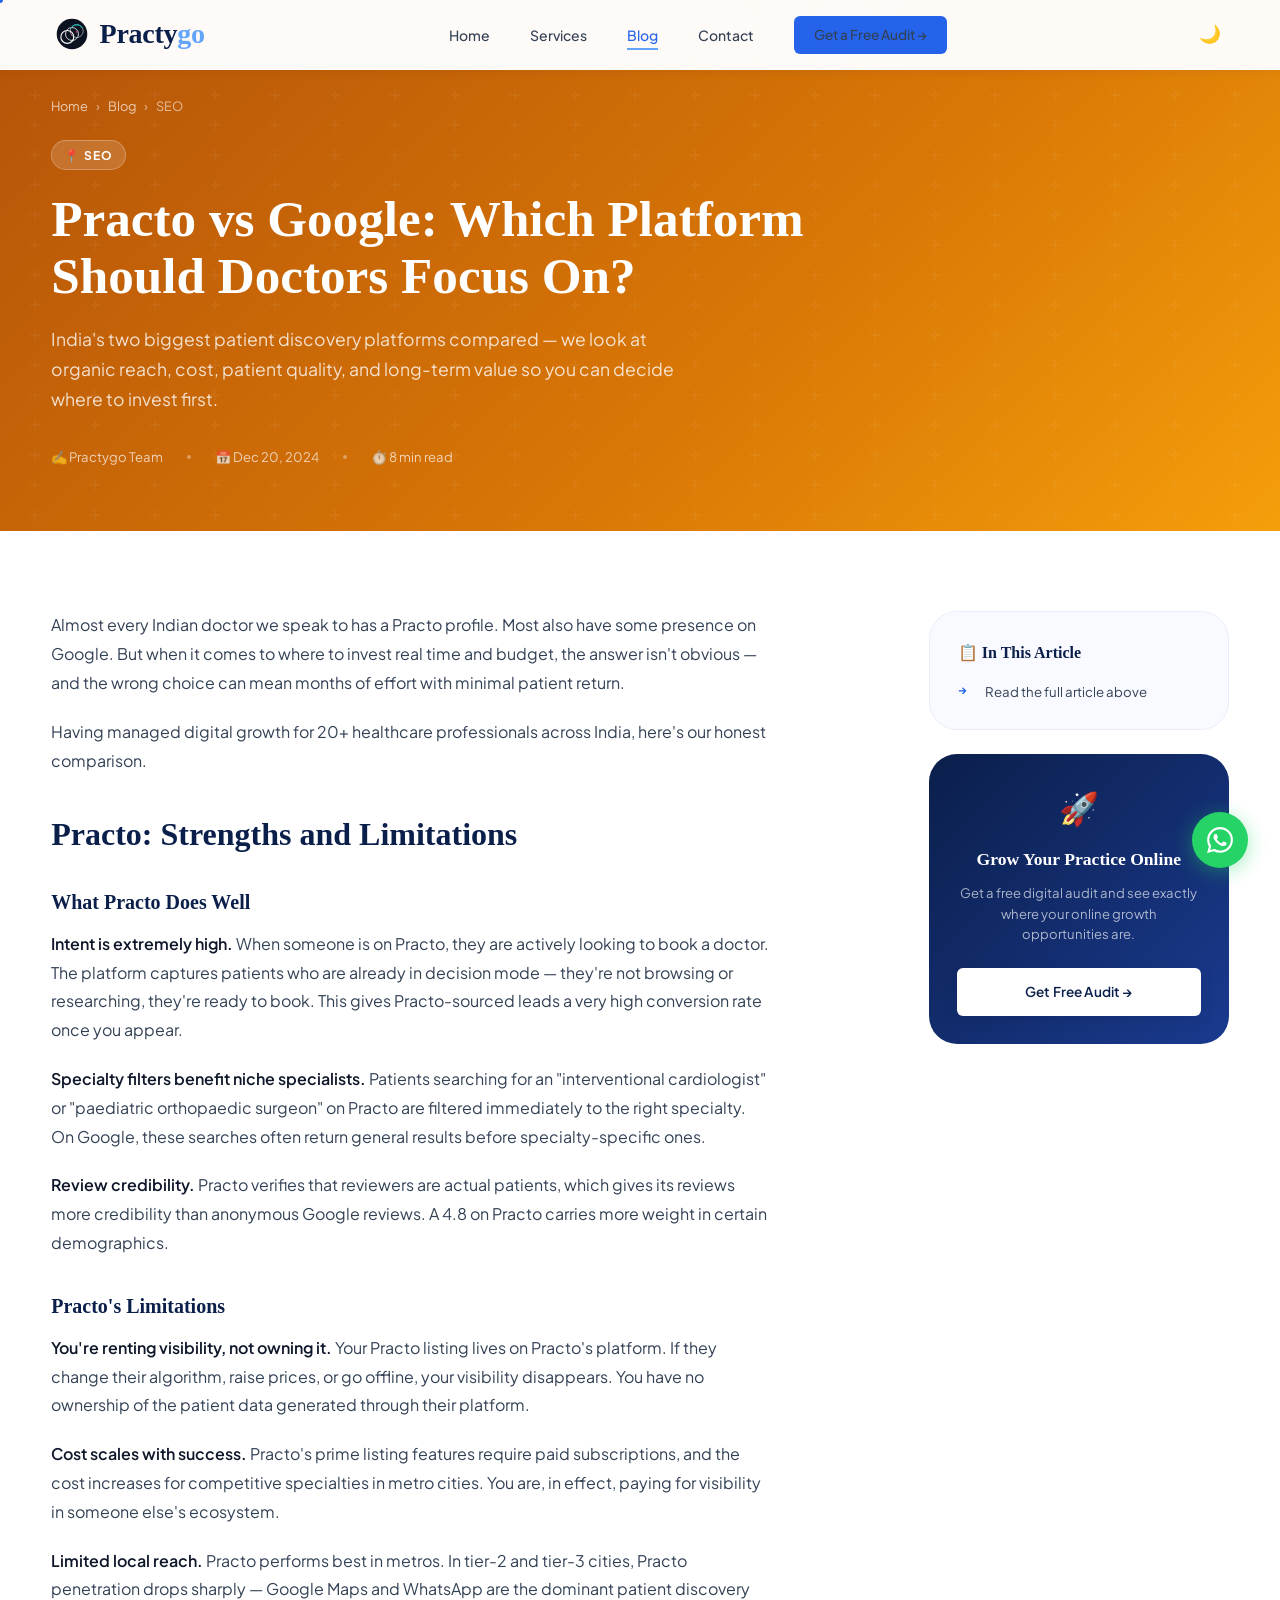
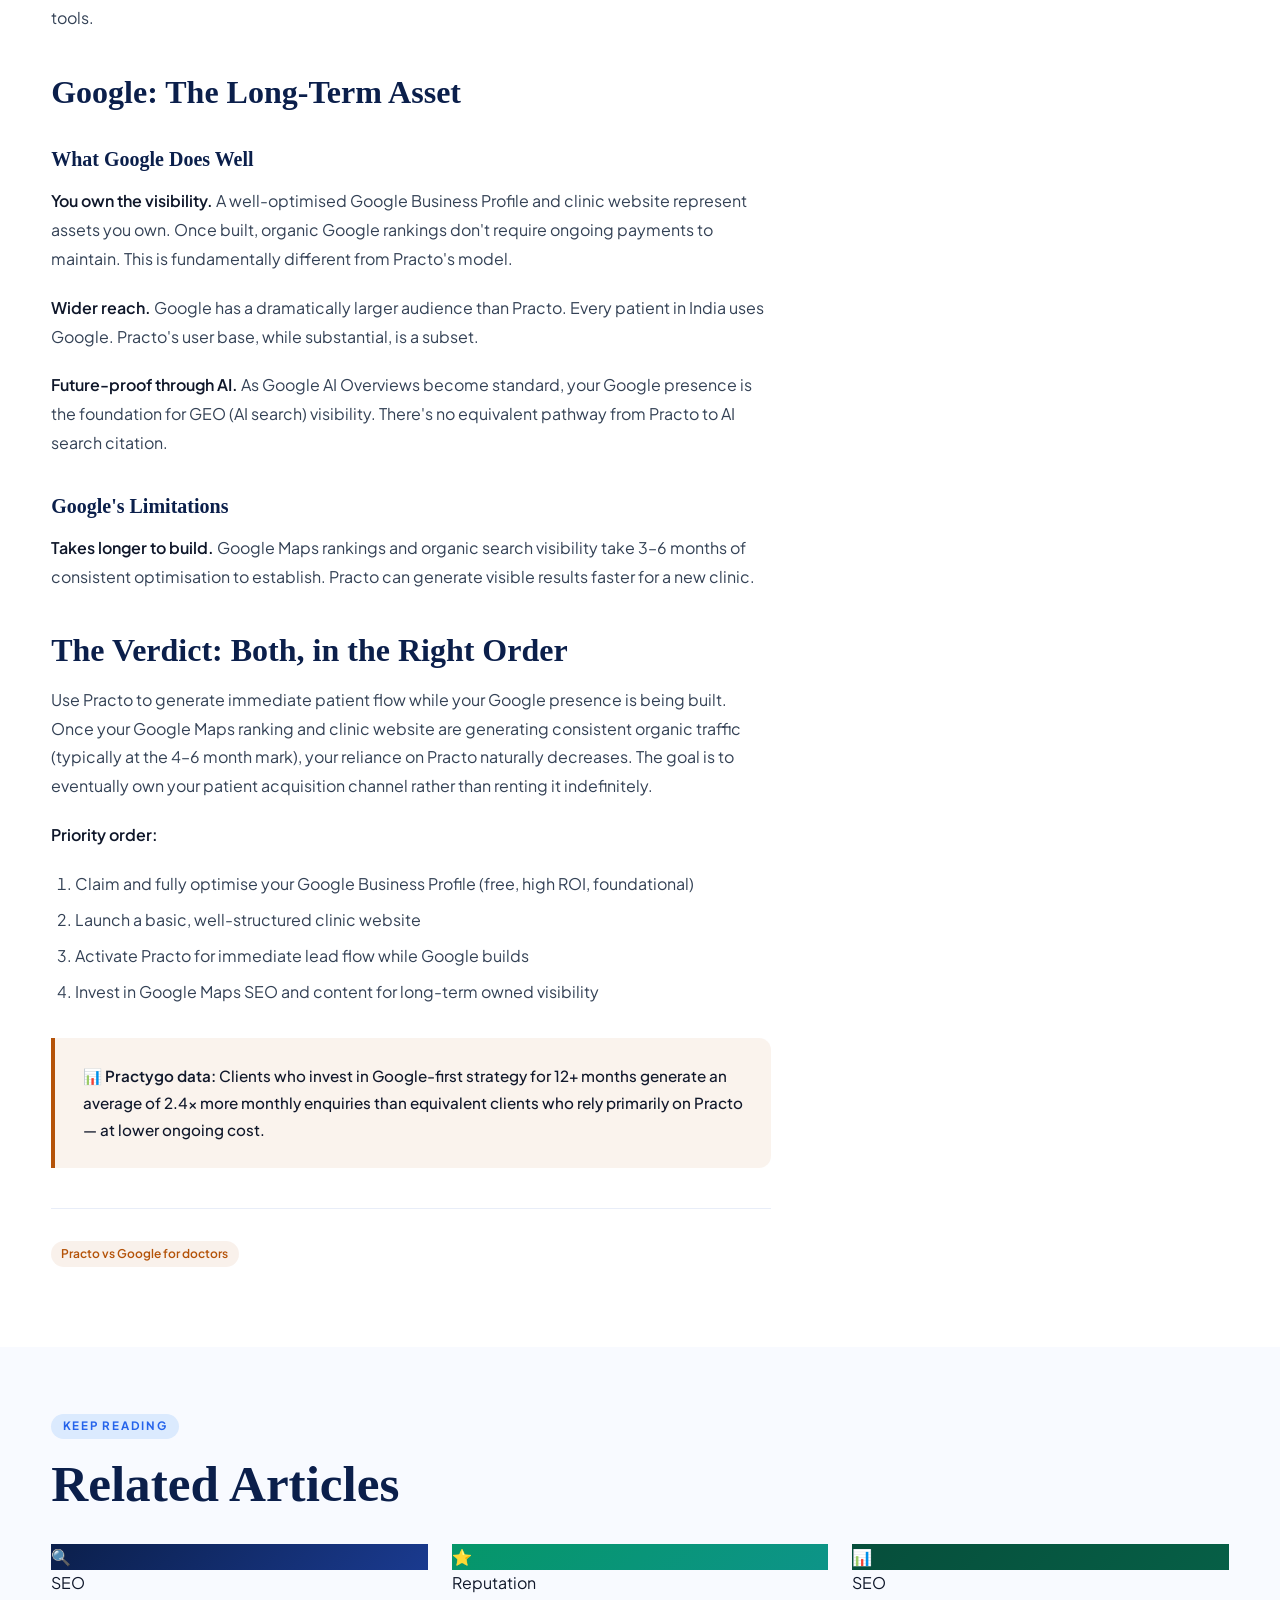
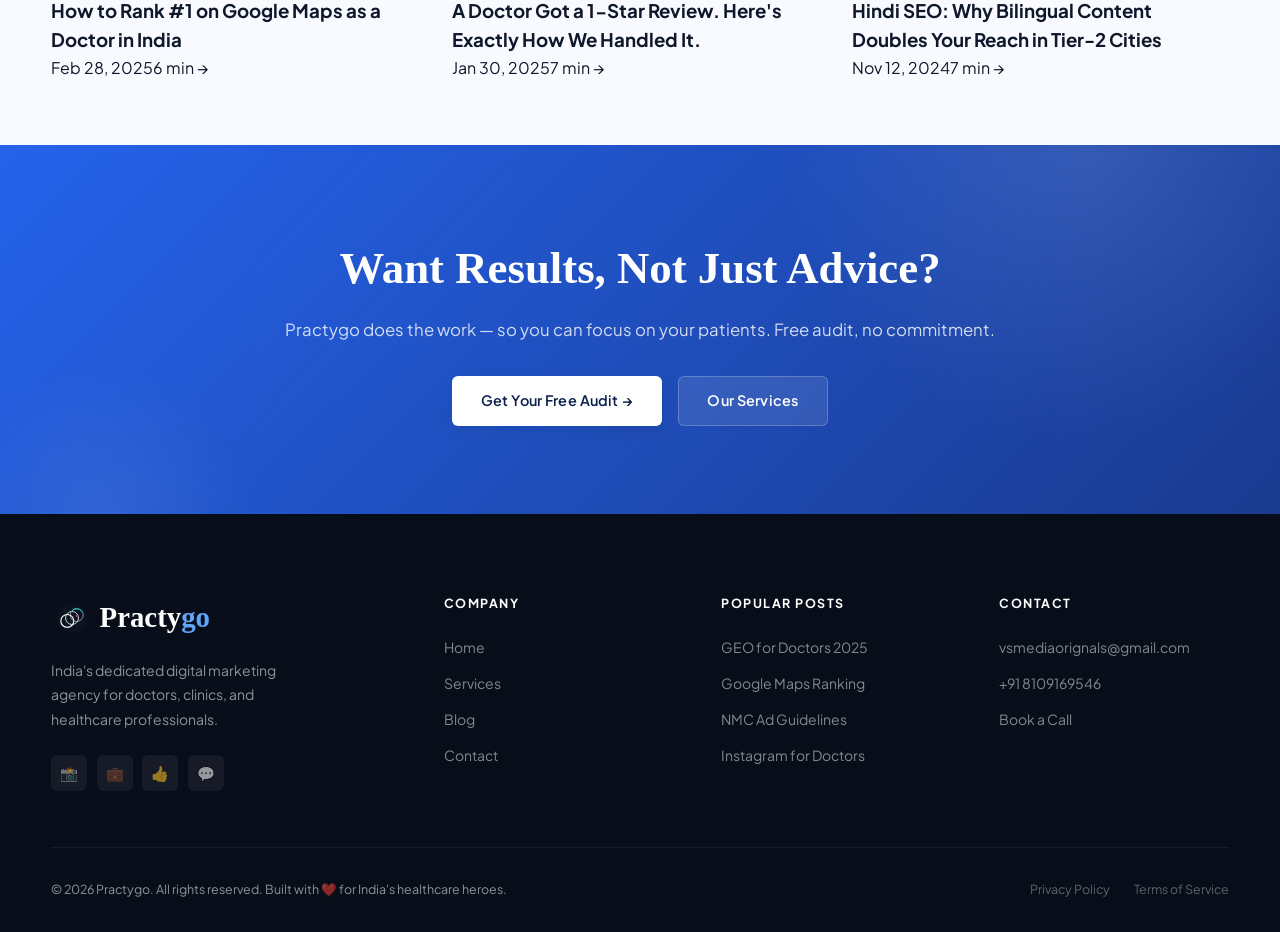
<file: blog-practo-vs-google.html>
<!DOCTYPE html>
<html lang="en">
<head>
  <meta charset="UTF-8"/><meta name="viewport" content="width=device-width, initial-scale=1.0"/>
  <title>Practo vs Google: Which Platform Should Doctors Focus On? | Practygo</title>
  <meta name="description" content="India's two biggest patient discovery platforms compared — we look at organic reach, cost, patient quality, and long-term value so you can decide where to invest first."/>
  <meta name="robots" content="index, follow"/>
  <link rel="canonical" href="https://practygo.in/blog-practo-vs-google.html"/>
  <meta property="og:type" content="article"/><meta property="og:url" content="https://practygo.in/blog-practo-vs-google.html"/>
  <meta property="og:title" content="Practo vs Google: Which Platform Should Doctors Focus On?"/><meta property="og:site_name" content="Practygo"/>
  <script type="application/ld+json">{"@context":"https://schema.org","@type":"BlogPosting","headline":"Practo vs Google: Which Platform Should Doctors Focus On?","description":"India's two biggest patient discovery platforms compared — we look at organic reach, cost, patient quality, and long-term value so you can decide where to invest first.","url":"https://practygo.in/blog-practo-vs-google.html","datePublished":"2024-12-20","dateModified":"2026-03-21","author":{"@type":"Person","name":"Practygo Team","url":"https://practygo.in"},"publisher":{"@type":"Organization","name":"Practygo","url":"https://practygo.in"},"keywords":"Practo vs Google for doctors, Practo SEO India, doctor Google Maps vs Practo, healthcare platform India","articleSection":"SEO","timeRequired":"PT8M"}</script>
  <script type="application/ld+json">{"@context":"https://schema.org","@type":"BreadcrumbList","itemListElement":[{"@type":"ListItem","position":1,"name":"Home","item":"https://practygo.in"},{"@type":"ListItem","position":2,"name":"Blog","item":"https://practygo.in/blog.html"},{"@type":"ListItem","position":3,"name":"Practo vs Google: Which Platform Should Doctors Focus On?","item":"https://practygo.in/blog-practo-vs-google.html"}]}</script>
  <link rel="preconnect" href="https://fonts.googleapis.com"/><link rel="preconnect" href="https://fonts.gstatic.com" crossorigin/>
  <link rel="stylesheet" href="https://fonts.googleapis.com/css2?family=Cormorant+Garant:ital,wght@0,400;0,600;0,700;1,400;1,700&family=Plus+Jakarta+Sans:wght@300;400;500;600;700&display=swap"/>
  <link rel="stylesheet" href="styles.css"/>
  <link rel="icon" href="FaviconLogo.svg" type="image/svg+xml"/>
  <style>
    .article-hero{background:linear-gradient(135deg,#b45309 0%,#d97706 60%,#f59e0b 100%);padding:6rem 0 4rem;position:relative;overflow:hidden}
    .article-hero::before{content:'';position:absolute;inset:0;background:url("data:image/svg+xml,%3Csvg width='60' height='60' viewBox='0 0 60 60' xmlns='http://www.w3.org/2000/svg'%3E%3Cg fill='none'%3E%3Cg fill='%23ffffff' fill-opacity='0.04'%3E%3Cpath d='M36 34v-4h-2v4h-4v2h4v4h2v-4h4v-2h-4zm0-30V0h-2v4h-4v2h4v4h2V6h4V4h-4z'/%3E%3C/g%3E%3C/g%3E%3C/svg%3E")}
    .article-hero-inner{position:relative;z-index:1;max-width:780px}
    .article-cat-badge{display:inline-block;background:rgba(255,255,255,.15);border:1px solid rgba(255,255,255,.25);color:white;font-size:.75rem;font-weight:700;letter-spacing:.1em;text-transform:uppercase;padding:.35em 1em;border-radius:100px;margin-bottom:1.25rem}
    .article-hero h1{font-family:var(--font-display);font-size:clamp(2rem,4.5vw,3.2rem);font-weight:700;color:white;line-height:1.12;margin-bottom:1.25rem}
    .article-hero-desc{font-size:1.1rem;color:rgba(255,255,255,.8);line-height:1.7;margin-bottom:2rem;max-width:640px}
    .article-meta{display:flex;align-items:center;gap:1.25rem;flex-wrap:wrap}
    .article-meta-item{font-size:.82rem;color:rgba(255,255,255,.7)}
    .article-meta-divider{display:inline-block;width:4px;height:4px;background:rgba(255,255,255,.35);border-radius:50%;margin:0 .25rem}
    .article-body-wrap{display:grid;grid-template-columns:1fr 300px;gap:4rem;align-items:start;padding:5rem 0}
    .article-content{max-width:720px}
    .article-content h2{font-family:var(--font-display);font-size:clamp(1.5rem,2.8vw,2rem);font-weight:700;color:var(--blue-deep);margin:2.5rem 0 1rem;line-height:1.2}
    .article-content h3{font-family:var(--font-display);font-size:1.25rem;font-weight:700;color:var(--blue-deep);margin:2rem 0 .75rem}
    .article-content p{font-size:1rem;color:var(--text-body);line-height:1.8;margin-bottom:1.25rem}
    .article-content ul,.article-content ol{padding-left:1.5rem;margin-bottom:1.25rem}
    .article-content li{font-size:1rem;color:var(--text-body);line-height:1.75;margin-bottom:.5rem}
    .article-content strong{color:var(--text-dark);font-weight:600}
    .article-content a{color:#b45309}
    .article-tags{display:flex;gap:.5rem;flex-wrap:wrap;margin:2.5rem 0 0;padding-top:2rem;border-top:1px solid var(--gray-light)}
    .article-tag{font-size:.75rem;font-weight:600;color:#b45309;background:rgba(180,83,9,.08);padding:.3em .85em;border-radius:100px}
    .article-sidebar{position:sticky;top:80px}
    .sidebar-toc{background:var(--off-white);border:1px solid var(--gray-light);border-radius:var(--r-xl);padding:1.75rem;margin-bottom:1.5rem}
    .sidebar-toc h3{font-family:var(--font-display);font-size:1rem;font-weight:700;color:var(--blue-deep);margin-bottom:1rem}
    .toc-list{list-style:none;padding:0;margin:0;display:flex;flex-direction:column;gap:.5rem}
    .toc-list a{font-size:.83rem;color:var(--text-body);text-decoration:none;display:flex;gap:.5rem;line-height:1.45;transition:color var(--transition)}
    .toc-list a:hover{color:var(--blue-bright)}
    .toc-num{font-size:.72rem;font-weight:700;color:var(--blue-bright);min-width:1.2rem}
    .sidebar-cta{background:linear-gradient(135deg,var(--blue-deep),var(--blue-mid));border-radius:var(--r-xl);padding:1.75rem;text-align:center}
    .sidebar-cta h3{font-family:var(--font-display);font-size:1.1rem;font-weight:700;color:white;margin-bottom:.6rem}
    .sidebar-cta p{font-size:.82rem;color:rgba(255,255,255,.65);margin-bottom:1.25rem;line-height:1.55}
    .related-posts{padding:4rem 0;background:var(--off-white)}
    .related-grid{display:grid;grid-template-columns:repeat(3,1fr);gap:1.5rem;margin-top:2rem}
    .breadcrumb{display:flex;align-items:center;gap:.5rem;font-size:.8rem;color:rgba(255,255,255,.6);margin-bottom:1.5rem;flex-wrap:wrap}
    .breadcrumb a{color:rgba(255,255,255,.7);text-decoration:none}
    @media(max-width:1024px){.article-body-wrap{grid-template-columns:1fr}.article-sidebar{position:static}.related-grid{grid-template-columns:repeat(2,1fr)}}
    @media(max-width:640px){.related-grid{grid-template-columns:1fr}}

    /* ── Dark mode overrides ── */
    body.dark .article-content h2,
    body.dark .article-content h3 { color: #e2e8f0; }
    body.dark .article-content p,
    body.dark .article-content li { color: #cbd5e1; }
    body.dark .article-content strong { color: #f1f5f9; }
    body.dark .article-content a { color: #93c5fd; }
    body.dark .article-content code { background: #1e293b; color: #93c5fd; padding: .1em .4em; border-radius: 4px; }
    body.dark .sidebar-toc { background: #1e293b; border-color: #334155; }
    body.dark .sidebar-toc h3 { color: #e2e8f0; }
    body.dark .toc-list a { color: #cbd5e1; }
    body.dark .toc-list a:hover { color: #93c5fd; }
    body.dark .article-stat { background: #1e293b; border-color: #334155; }
    body.dark .article-stat-lbl { color: #94a3b8; }
    body.dark .article-callout { background: rgba(255,255,255,.04); }
    body.dark .article-callout p { color: #e2e8f0; }
    body.dark .numbered-feature { background: #1e293b; border-color: #334155; }
    body.dark .feature-body h3 { color: #e2e8f0; }
    body.dark .feature-body p { color: #cbd5e1; }
    body.dark .do-box { background: rgba(5,150,105,.12); border-color: rgba(5,150,105,.35); }
    body.dark .dont-box { background: rgba(220,38,38,.12); border-color: rgba(220,38,38,.35); }
    body.dark .do-box h4 { color: #6ee7b7; }
    body.dark .dont-box h4 { color: #fca5a5; }
    body.dark .do-box li, body.dark .dont-box li { color: #cbd5e1; }
    body.dark .rule-block { background: #1e293b; border-color: #334155; }
    body.dark .rule-block h3 { color: #e2e8f0; }
    body.dark .rule-block p { color: #cbd5e1; }
    body.dark .review-example { background: #1e293b; border-color: #334155; }
    body.dark .review-example .review-text { color: #cbd5e1; }
    body.dark .review-example .response-text { background: #0f172a; border-color: #334155; color: #cbd5e1; }
    body.dark .reel-idea { background: #1e293b; border-color: #334155; }
    body.dark .reel-body h3 { color: #e2e8f0; }
    body.dark .reel-body p { color: #cbd5e1; }
    body.dark .keyword-table th { background: #1e293b; color: #e2e8f0; border-color: #334155; }
    body.dark .keyword-table td { color: #cbd5e1; border-color: #334155; }
    body.dark .keyword-table tr:hover td { background: rgba(255,255,255,.04); }
    body.dark .article-tags { border-color: #334155; }
  </style>
</head>
<body>
<div class="cursor-dot" id="cursorDot"></div><div class="cursor-ring" id="cursorRing"></div>
<a href="https://wa.me/918109169546" class="wa-fab" target="_blank" rel="noopener"><svg width="26" height="26" viewBox="0 0 24 24" fill="currentColor"><path d="M17.472 14.382c-.297-.149-1.758-.867-2.03-.967-.273-.099-.471-.148-.67.15-.197.297-.767.966-.94 1.164-.173.199-.347.223-.644.075-.297-.15-1.255-.463-2.39-1.475-.883-.788-1.48-1.761-1.653-2.059-.173-.297-.018-.458.13-.606.134-.133.298-.347.446-.52.149-.174.198-.298.298-.497.099-.198.05-.371-.025-.52-.075-.149-.669-1.612-.916-2.207-.242-.579-.487-.5-.669-.51-.173-.008-.371-.01-.57-.01-.198 0-.52.074-.792.372-.272.297-1.04 1.016-1.04 2.479 0 1.462 1.065 2.875 1.213 3.074.149.198 2.096 3.2 5.077 4.487.709.306 1.262.489 1.694.625.712.227 1.36.195 1.871.118.571-.085 1.758-.719 2.006-1.413.248-.694.248-1.289.173-1.413-.074-.124-.272-.198-.57-.347m-5.421 7.403h-.004a9.87 9.87 0 01-5.031-1.378l-.361-.214-3.741.982.998-3.648-.235-.374a9.86 9.86 0 01-1.51-5.26c.001-5.45 4.436-9.884 9.888-9.884 2.64 0 5.122 1.03 6.988 2.898a9.825 9.825 0 012.893 6.994c-.003 5.45-4.437 9.884-9.885 9.884m8.413-18.297A11.815 11.815 0 0012.05 0C5.495 0 .16 5.335.157 11.892c0 2.096.547 4.142 1.588 5.945L.057 24l6.305-1.654a11.882 11.882 0 005.683 1.448h.005c6.554 0 11.89-5.335 11.893-11.893a11.821 11.821 0 00-3.48-8.413z"/></svg></a>
<nav class="nav nav-static" id="nav"><div class="container nav-inner"><a href="index.html" class="logo"><img src="FaviconLogo.svg" alt="Practygo Logo" style="display:inline;height:42px;width:42px;vertical-align:middle;margin-right:0.4rem;position:relative;top:-3px;">Practy<span>go</span></a><div class="nav-links"><a href="index.html">Home</a><a href="services.html">Services</a><a href="blog.html" class="active">Blog</a><a href="contact.html">Contact</a><a href="contact.html" class="nav-cta">Get a Free Audit →</a></div><div style="display:flex;align-items:center;gap:.5rem"><button class="theme-toggle" id="themeToggle">🌙</button><button class="hamburger" aria-label="Open menu"><span></span><span></span><span></span></button></div></div></nav>
<div class="mobile-nav"><button class="mobile-close">✕</button><a href="index.html">Home</a><a href="services.html">Services</a><a href="blog.html">Blog</a><a href="contact.html">Contact</a><a href="contact.html" class="btn btn-primary" style="font-size:1rem;margin-top:1rem">Get a Free Audit</a></div>
<section class="article-hero"><div class="container"><div class="article-hero-inner">
  <nav class="breadcrumb"><a href="index.html">Home</a><span>›</span><a href="blog.html">Blog</a><span>›</span><span>SEO</span></nav>
  <span class="article-cat-badge">📍 SEO</span>
  <h1>Practo vs Google: Which Platform Should Doctors Focus On?</h1>
  <p class="article-hero-desc">India's two biggest patient discovery platforms compared — we look at organic reach, cost, patient quality, and long-term value so you can decide where to invest first.</p>
  <div class="article-meta"><span class="article-meta-item">✍️ Practygo Team</span><span class="article-meta-divider"></span><span class="article-meta-item">📅 Dec 20, 2024</span><span class="article-meta-divider"></span><span class="article-meta-item">⏱️ 8 min read</span></div>
</div></div></section>
<div class="container"><div class="article-body-wrap">
  <article class="article-content">
    <p>Almost every Indian doctor we speak to has a Practo profile. Most also have some presence on Google. But when it comes to where to invest real time and budget, the answer isn't obvious — and the wrong choice can mean months of effort with minimal patient return.</p>
      <p>Having managed digital growth for 20+ healthcare professionals across India, here's our honest comparison.</p>
      <h2 id="practo">Practo: Strengths and Limitations</h2>
      <h3>What Practo Does Well</h3>
      <p><strong>Intent is extremely high.</strong> When someone is on Practo, they are actively looking to book a doctor. The platform captures patients who are already in decision mode — they're not browsing or researching, they're ready to book. This gives Practo-sourced leads a very high conversion rate once you appear.</p>
      <p><strong>Specialty filters benefit niche specialists.</strong> Patients searching for an "interventional cardiologist" or "paediatric orthopaedic surgeon" on Practo are filtered immediately to the right specialty. On Google, these searches often return general results before specialty-specific ones.</p>
      <p><strong>Review credibility.</strong> Practo verifies that reviewers are actual patients, which gives its reviews more credibility than anonymous Google reviews. A 4.8 on Practo carries more weight in certain demographics.</p>
      <h3>Practo's Limitations</h3>
      <p><strong>You're renting visibility, not owning it.</strong> Your Practo listing lives on Practo's platform. If they change their algorithm, raise prices, or go offline, your visibility disappears. You have no ownership of the patient data generated through their platform.</p>
      <p><strong>Cost scales with success.</strong> Practo's prime listing features require paid subscriptions, and the cost increases for competitive specialties in metro cities. You are, in effect, paying for visibility in someone else's ecosystem.</p>
      <p><strong>Limited local reach.</strong> Practo performs best in metros. In tier-2 and tier-3 cities, Practo penetration drops sharply — Google Maps and WhatsApp are the dominant patient discovery tools.</p>
      <h2 id="google">Google: The Long-Term Asset</h2>
      <h3>What Google Does Well</h3>
      <p><strong>You own the visibility.</strong> A well-optimised Google Business Profile and clinic website represent assets you own. Once built, organic Google rankings don't require ongoing payments to maintain. This is fundamentally different from Practo's model.</p>
      <p><strong>Wider reach.</strong> Google has a dramatically larger audience than Practo. Every patient in India uses Google. Practo's user base, while substantial, is a subset.</p>
      <p><strong>Future-proof through AI.</strong> As Google AI Overviews become standard, your Google presence is the foundation for GEO (AI search) visibility. There's no equivalent pathway from Practo to AI search citation.</p>
      <h3>Google's Limitations</h3>
      <p><strong>Takes longer to build.</strong> Google Maps rankings and organic search visibility take 3–6 months of consistent optimisation to establish. Practo can generate visible results faster for a new clinic.</p>
      <h2 id="verdict">The Verdict: Both, in the Right Order</h2>
      <p>Use Practo to generate immediate patient flow while your Google presence is being built. Once your Google Maps ranking and clinic website are generating consistent organic traffic (typically at the 4–6 month mark), your reliance on Practo naturally decreases. The goal is to eventually own your patient acquisition channel rather than renting it indefinitely.</p>
      <p><strong>Priority order:</strong></p>
      <ol style="padding-left:1.5rem;margin-bottom:1.25rem"><li style="font-size:1rem;color:var(--text-body);line-height:1.75;margin-bottom:.5rem">Claim and fully optimise your Google Business Profile (free, high ROI, foundational)</li><li style="font-size:1rem;color:var(--text-body);line-height:1.75;margin-bottom:.5rem">Launch a basic, well-structured clinic website</li><li style="font-size:1rem;color:var(--text-body);line-height:1.75;margin-bottom:.5rem">Activate Practo for immediate lead flow while Google builds</li><li style="font-size:1rem;color:var(--text-body);line-height:1.75;margin-bottom:.5rem">Invest in Google Maps SEO and content for long-term owned visibility</li></ol>
      <div class="article-callout" style="background:rgba(180,83,9,.07);border-left:4px solid #b45309;border-radius:0 var(--r-md) var(--r-md) 0;padding:1.5rem 1.75rem;margin:2rem 0"><p style="margin:0;font-size:.95rem;color:var(--text-dark);font-weight:500">📊 <strong>Practygo data:</strong> Clients who invest in Google-first strategy for 12+ months generate an average of 2.4× more monthly enquiries than equivalent clients who rely primarily on Practo — at lower ongoing cost.</p></div>
    <div class="article-tags"><span class="article-tag">Practo vs Google for doctors</span></div>
  </article>
  <aside class="article-sidebar">
    <div class="sidebar-toc"><h3>📋 In This Article</h3><ul class="toc-list"><li><a href="#"><span class="toc-num">→</span>Read the full article above</a></li></ul></div>
    <div class="sidebar-cta"><div style="font-size:2rem;margin-bottom:.75rem">🚀</div><h3>Grow Your Practice Online</h3><p>Get a free digital audit and see exactly where your online growth opportunities are.</p><a href="contact.html" class="btn btn-white" style="width:100%;justify-content:center;font-size:.85rem;margin-top:.25rem">Get Free Audit →</a></div>
  </aside>
</div></div>
<section class="related-posts"><div class="container"><span class="section-label">Keep Reading</span><h2 class="section-title">Related Articles</h2><div class="related-grid"><a href="blog-google-maps-ranking-doctors.html" style="text-decoration:none"><div class="blog-card"><div class="blog-card-img" style="background:linear-gradient(135deg,#0b1f4b,#1a3a8f)"><span class="blog-card-img-icon">🔍</span></div><div class="blog-card-body"><div class="blog-card-cat">SEO</div><h3>How to Rank #1 on Google Maps as a Doctor in India</h3><div class="blog-card-footer"><span class="blog-card-date">Feb 28, 2025</span><span class="blog-card-read">6 min →</span></div></div></div></a>
<a href="blog-1-star-review-handled.html" style="text-decoration:none"><div class="blog-card"><div class="blog-card-img" style="background:linear-gradient(135deg,#059669,#0d9488)"><span class="blog-card-img-icon">⭐</span></div><div class="blog-card-body"><div class="blog-card-cat">Reputation</div><h3>A Doctor Got a 1-Star Review. Here's Exactly How We Handled It.</h3><div class="blog-card-footer"><span class="blog-card-date">Jan 30, 2025</span><span class="blog-card-read">7 min →</span></div></div></div></a>
<a href="blog-hindi-seo-bilingual-content.html" style="text-decoration:none"><div class="blog-card"><div class="blog-card-img" style="background:linear-gradient(135deg,#064e3b,#065f46)"><span class="blog-card-img-icon">📊</span></div><div class="blog-card-body"><div class="blog-card-cat">SEO</div><h3>Hindi SEO: Why Bilingual Content Doubles Your Reach in Tier-2 Cities</h3><div class="blog-card-footer"><span class="blog-card-date">Nov 12, 2024</span><span class="blog-card-read">7 min →</span></div></div></div></a>
</div></div></section>
<section class="cta-band"><div class="container"><div class="reveal"><h2>Want Results, Not Just Advice?</h2><p>Practygo does the work — so you can focus on your patients. Free audit, no commitment.</p><div class="cta-band-actions"><a href="contact.html" class="btn btn-white magnetic-btn">Get Your Free Audit →</a><a href="services.html" class="btn btn-ghost">Our Services</a></div></div></div></section>
<footer><div class="container"><div class="footer-top"><div class="footer-brand"><div class="logo-foot"><img src="FaviconLogo.svg" alt="Practygo Logo" style="display:inline;height:42px;width:42px;vertical-align:middle;margin-right:0.4rem;position:relative;top:-3px;">Practy<span>go</span></div><p>India's dedicated digital marketing agency for doctors, clinics, and healthcare professionals.</p><div class="footer-brand-social"><a href="https://www.instagram.com/practygo/" class="footer-social-btn" target="_blank" rel="noopener">📸</a><a href="https://www.linkedin.com/company/practygo/" class="footer-social-btn" target="_blank" rel="noopener">💼</a><a href="https://www.facebook.com/people/Practygo/61564840301220/" class="footer-social-btn" target="_blank" rel="noopener">👍</a><a href="https://x.com/Practygo" class="footer-social-btn" target="_blank" rel="noopener">💬</a></div></div><div class="footer-col"><h4>Company</h4><ul><li><a href="index.html">Home</a></li><li><a href="services.html">Services</a></li><li><a href="blog.html">Blog</a></li><li><a href="contact.html">Contact</a></li></ul></div><div class="footer-col"><h4>Popular Posts</h4><ul><li><a href="blog-geo-optimisation-doctors-india.html">GEO for Doctors 2025</a></li><li><a href="blog-google-maps-ranking-doctors.html">Google Maps Ranking</a></li><li><a href="blog-nmc-advertising-guidelines.html">NMC Ad Guidelines</a></li><li><a href="blog-instagram-doctors-nmc-guidelines.html">Instagram for Doctors</a></li></ul></div><div class="footer-col"><h4>Contact</h4><ul><li><a href="mailto:vsmediaorignals@gmail.com">vsmediaorignals@gmail.com</a></li><li><a href="tel:+918109169546">+91 8109169546</a></li><li><a href="contact.html">Book a Call</a></li></ul></div></div><div class="footer-bottom"><p>© 2026 Practygo. All rights reserved. Built with ❤️ for India's healthcare heroes.</p><div class="footer-legal"><a href="#">Privacy Policy</a><a href="#">Terms of Service</a></div></div></div></footer>
<script src="script.js"></script>
</body></html>
</file>
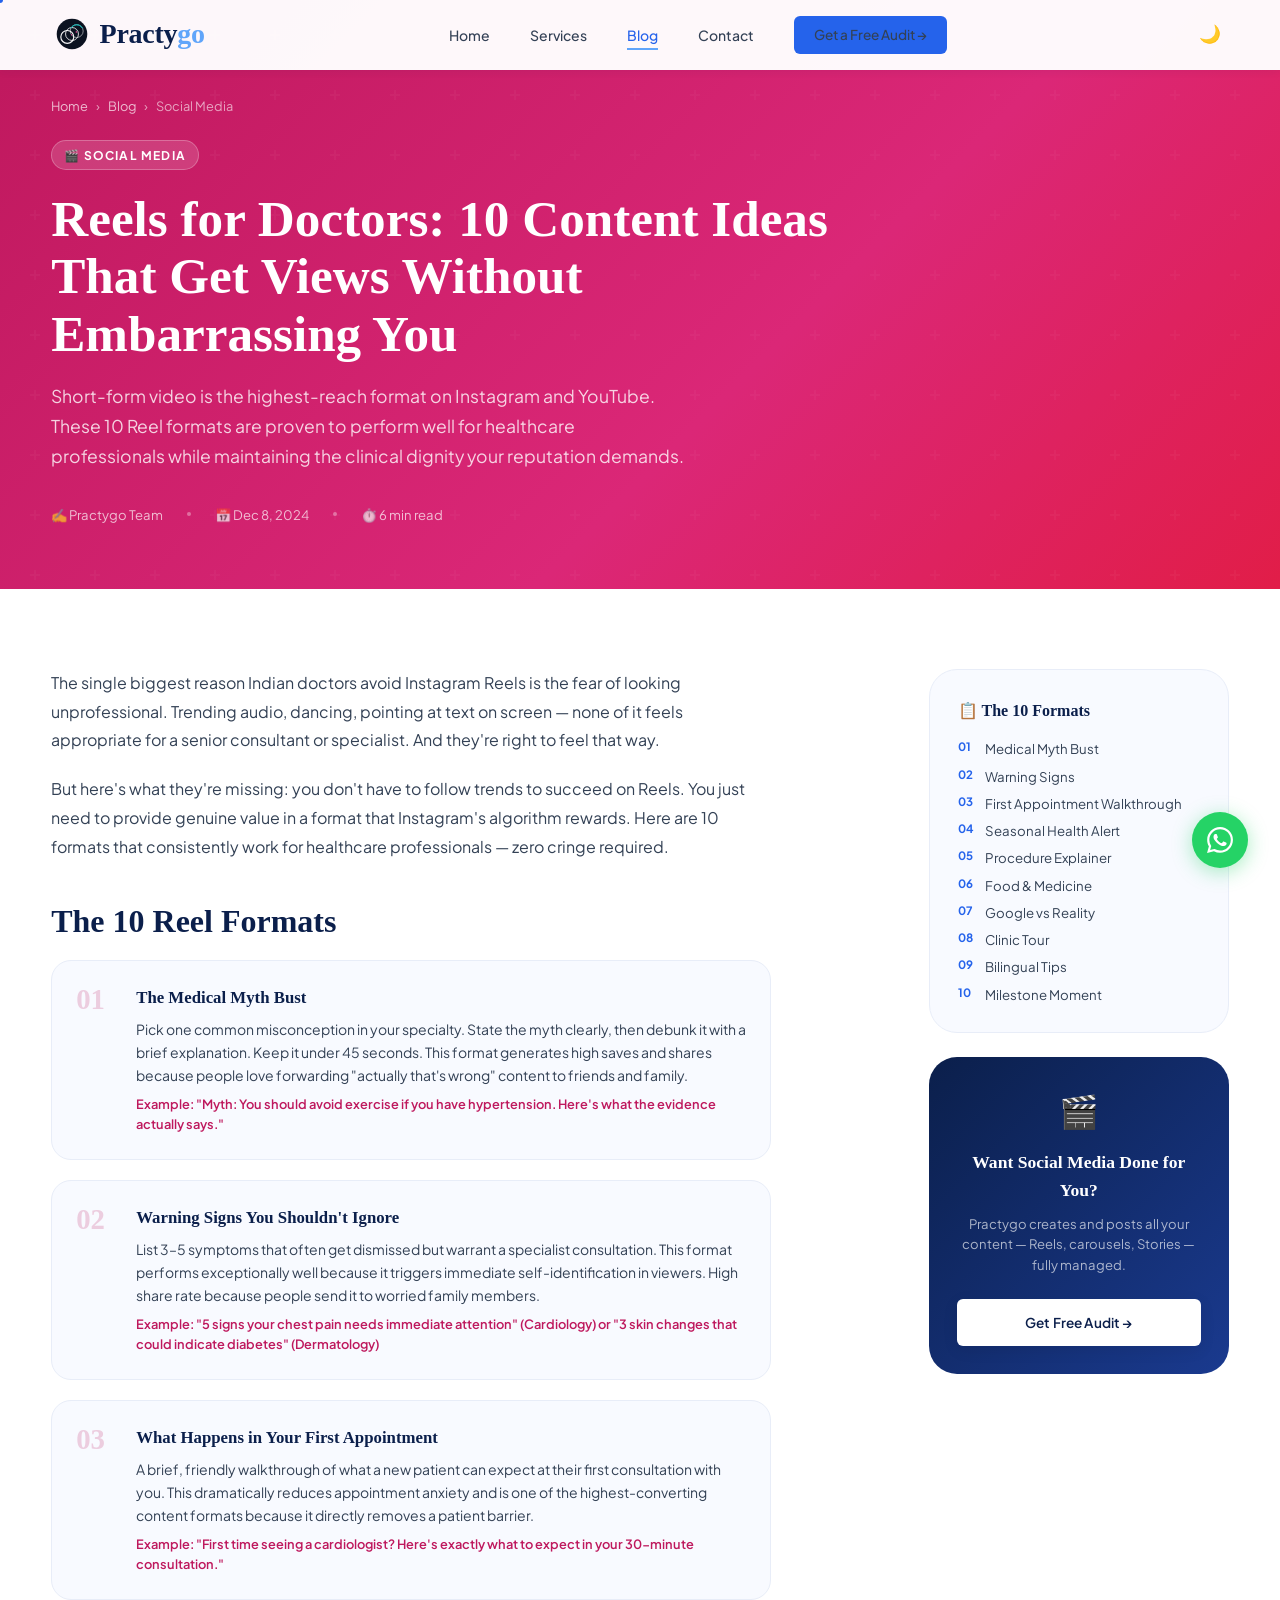
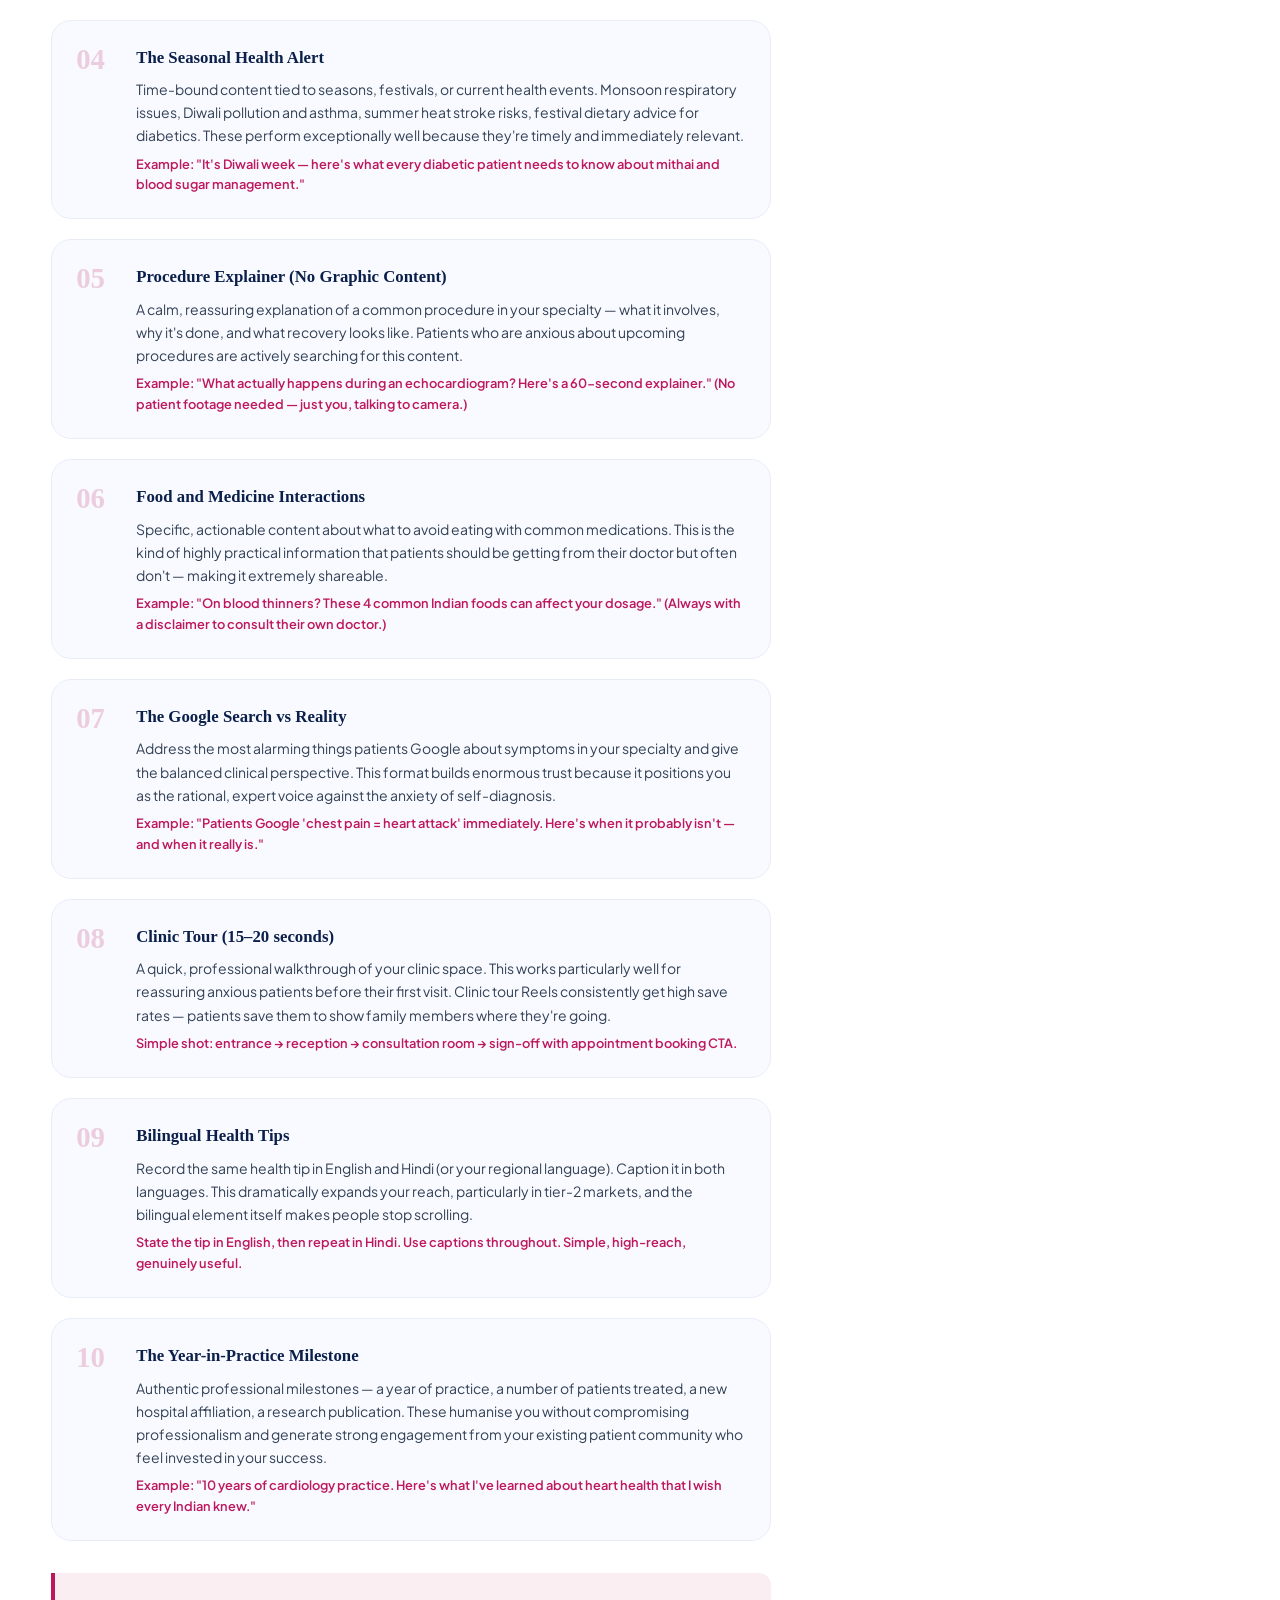
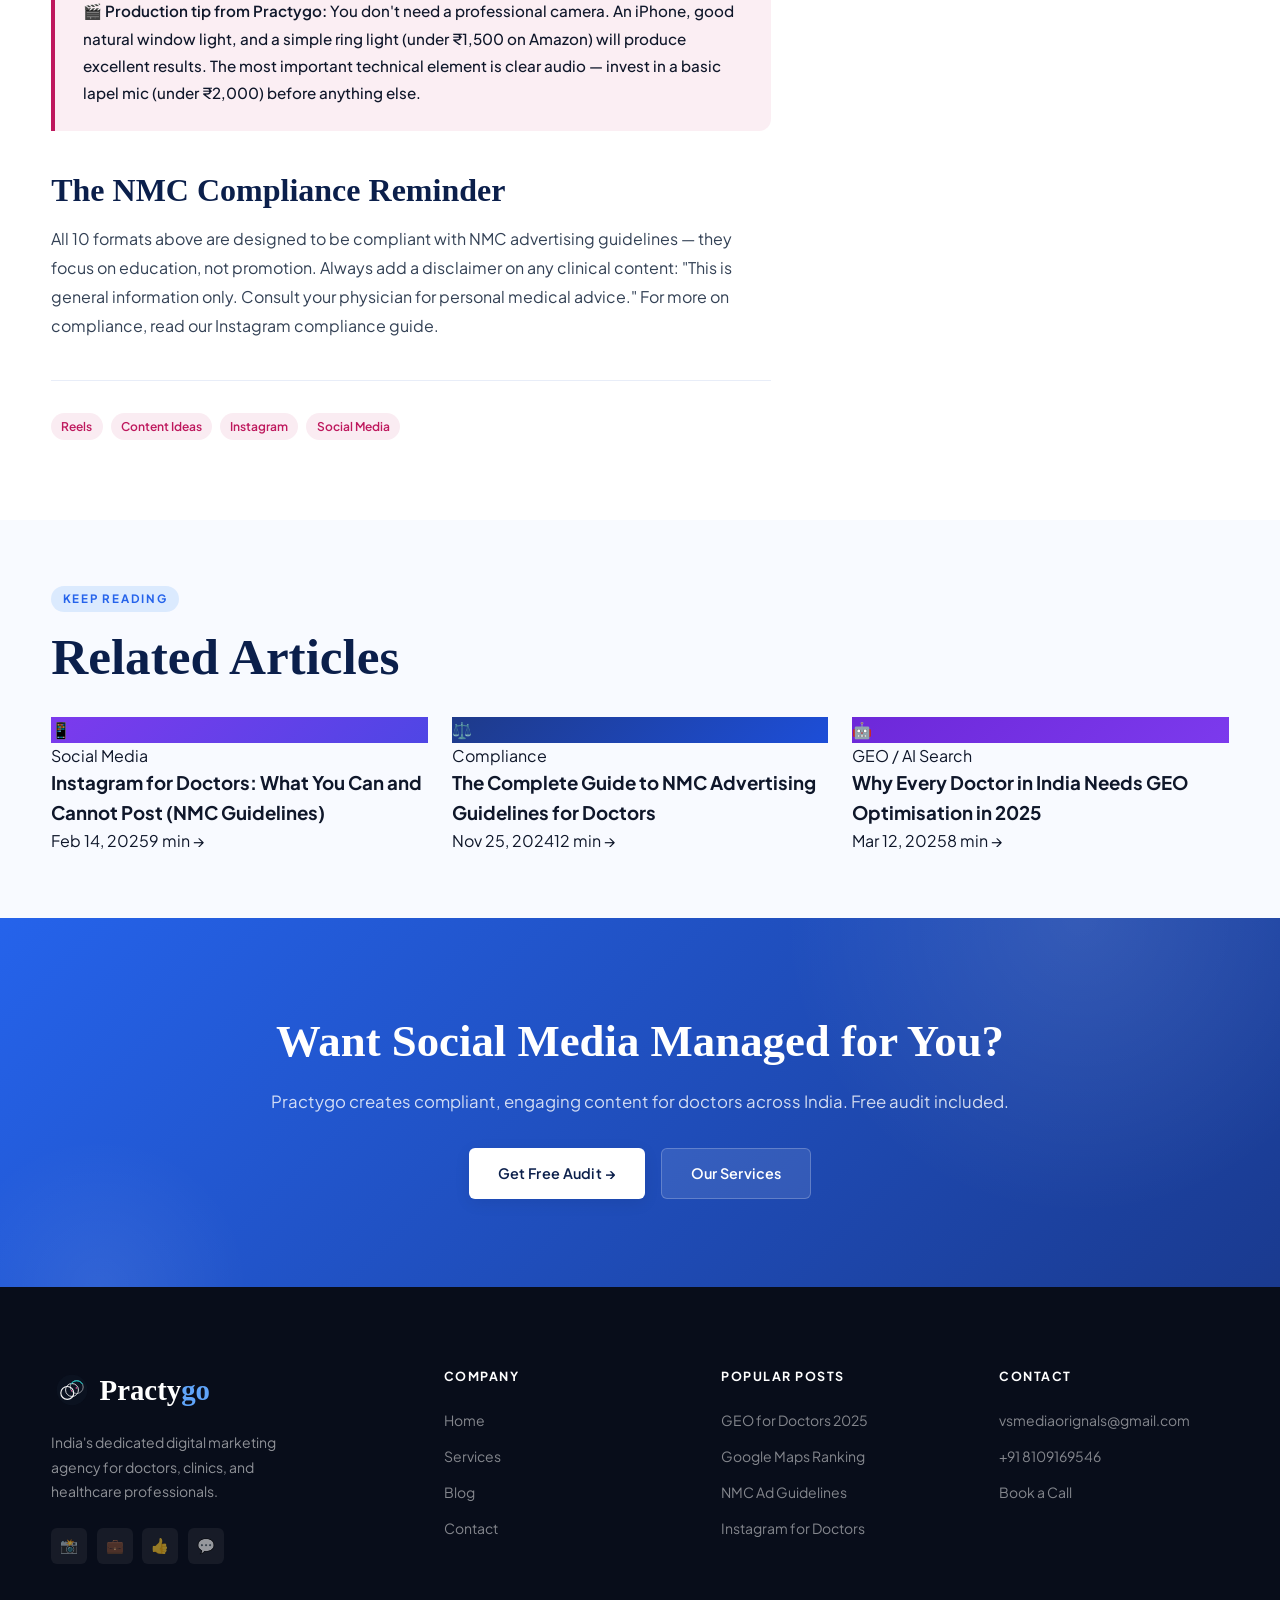
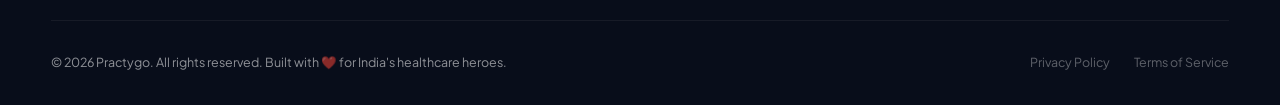
<file: blog-reels-doctors-content-ideas.html>
<!DOCTYPE html>
<html lang="en">
<head>
  <meta charset="UTF-8"/><meta name="viewport" content="width=device-width, initial-scale=1.0"/>
  <title>Reels for Doctors: 10 Content Ideas That Get Views Without Embarrassing You | Practygo</title>
  <meta name="description" content="Short-form video is the highest-reach format on Instagram. These 10 Reel formats are proven to perform well for healthcare professionals while maintaining clinical dignity."/>
  <meta name="robots" content="index, follow"/>
  <link rel="canonical" href="https://practygo.in/blog-reels-doctors-content-ideas.html"/>
  <meta property="og:type" content="article"/><meta property="og:title" content="Reels for Doctors: 10 Content Ideas That Get Views Without Embarrassing You"/><meta property="og:site_name" content="Practygo"/>
  <script type="application/ld+json">{"@context":"https://schema.org","@type":"BlogPosting","headline":"Reels for Doctors: 10 Content Ideas That Get Views Without Embarrassing You","description":"Short-form video is the highest-reach format on Instagram. These 10 Reel formats are proven to perform well for healthcare professionals.","url":"https://practygo.in/blog-reels-doctors-content-ideas.html","datePublished":"2024-12-08","dateModified":"2026-03-21","author":{"@type":"Person","name":"Practygo Team","url":"https://practygo.in"},"publisher":{"@type":"Organization","name":"Practygo","url":"https://practygo.in"},"keywords":"Instagram Reels for doctors, doctor video content ideas, healthcare Reels India, medical Instagram content","articleSection":"Social Media","timeRequired":"PT6M"}</script>
  <script type="application/ld+json">{"@context":"https://schema.org","@type":"BreadcrumbList","itemListElement":[{"@type":"ListItem","position":1,"name":"Home","item":"https://practygo.in"},{"@type":"ListItem","position":2,"name":"Blog","item":"https://practygo.in/blog.html"},{"@type":"ListItem","position":3,"name":"Reels for Doctors: 10 Content Ideas That Get Views Without Embarrassing You","item":"https://practygo.in/blog-reels-doctors-content-ideas.html"}]}</script>
  <link rel="preconnect" href="https://fonts.googleapis.com"/><link rel="preconnect" href="https://fonts.gstatic.com" crossorigin/>
  <link rel="stylesheet" href="https://fonts.googleapis.com/css2?family=Cormorant+Garant:ital,wght@0,400;0,600;0,700;1,400;1,700&family=Plus+Jakarta+Sans:wght@300;400;500;600;700&display=swap"/>
  <link rel="stylesheet" href="styles.css"/>
  <link rel="icon" href="FaviconLogo.svg" type="image/svg+xml"/>
  <style>
    .article-hero{background:linear-gradient(135deg,#be185d 0%,#db2777 60%,#e11d48 100%);padding:6rem 0 4rem;position:relative;overflow:hidden}
    .article-hero::before{content:'';position:absolute;inset:0;opacity:.5;background:url("data:image/svg+xml,%3Csvg width='60' height='60' viewBox='0 0 60 60' xmlns='http://www.w3.org/2000/svg'%3E%3Cg fill='none'%3E%3Cg fill='%23ffffff' fill-opacity='0.06'%3E%3Cpath d='M36 34v-4h-2v4h-4v2h4v4h2v-4h4v-2h-4z'/%3E%3C/g%3E%3C/g%3E%3C/svg%3E")}
    .article-hero-inner{position:relative;z-index:1;max-width:780px}
    .article-cat-badge{display:inline-block;background:rgba(255,255,255,.15);border:1px solid rgba(255,255,255,.25);color:white;font-size:.75rem;font-weight:700;letter-spacing:.1em;text-transform:uppercase;padding:.35em 1em;border-radius:100px;margin-bottom:1.25rem}
    .article-hero h1{font-family:var(--font-display);font-size:clamp(2rem,4.5vw,3.2rem);font-weight:700;color:white;line-height:1.12;margin-bottom:1.25rem}
    .article-hero-desc{font-size:1.1rem;color:rgba(255,255,255,.8);line-height:1.7;margin-bottom:2rem;max-width:640px}
    .article-meta{display:flex;align-items:center;gap:1.25rem;flex-wrap:wrap}
    .article-meta-item{font-size:.82rem;color:rgba(255,255,255,.7)}
    .article-meta-divider{display:inline-block;width:4px;height:4px;background:rgba(255,255,255,.35);border-radius:50%;margin:0 .25rem}
    .article-body-wrap{display:grid;grid-template-columns:1fr 300px;gap:4rem;align-items:start;padding:5rem 0}
    .article-content{max-width:720px}
    .article-content h2{font-family:var(--font-display);font-size:clamp(1.5rem,2.8vw,2rem);font-weight:700;color:var(--blue-deep);margin:2.5rem 0 1rem;line-height:1.2}
    .article-content p{font-size:1rem;color:var(--text-body);line-height:1.8;margin-bottom:1.25rem}
    .article-content ul{padding-left:1.5rem;margin-bottom:1.25rem}
    .article-content li{font-size:1rem;color:var(--text-body);line-height:1.75;margin-bottom:.5rem}
    .article-content strong{color:var(--text-dark);font-weight:600}
    .reel-idea{background:var(--off-white);border:1px solid var(--gray-light);border-radius:var(--r-lg);padding:1.5rem;margin:1.25rem 0;display:flex;gap:1.25rem;align-items:flex-start}
    .reel-num{font-family:var(--font-display);font-size:1.8rem;font-weight:700;color:rgba(190,24,93,.2);min-width:2.5rem;line-height:1}
    .reel-body h3{font-family:var(--font-display);font-size:1.05rem;font-weight:700;color:var(--blue-deep);margin-bottom:.4rem}
    .reel-body p{font-size:.875rem;color:var(--text-body);line-height:1.65;margin:0}
    .reel-body .reel-ex{font-size:.8rem;color:#be185d;font-weight:600;margin-top:.4rem}
    .article-callout{background:rgba(190,24,93,.07);border-left:4px solid #be185d;border-radius:0 var(--r-md) var(--r-md) 0;padding:1.5rem 1.75rem;margin:2rem 0}
    .article-callout p{margin:0;font-size:.95rem;color:var(--text-dark);font-weight:500}
    .article-tags{display:flex;gap:.5rem;flex-wrap:wrap;margin:2.5rem 0 0;padding-top:2rem;border-top:1px solid var(--gray-light)}
    .article-tag{font-size:.75rem;font-weight:600;color:#be185d;background:rgba(190,24,93,.08);padding:.3em .85em;border-radius:100px}
    .article-sidebar{position:sticky;top:80px}
    .sidebar-toc{background:var(--off-white);border:1px solid var(--gray-light);border-radius:var(--r-xl);padding:1.75rem;margin-bottom:1.5rem}
    .sidebar-toc h3{font-family:var(--font-display);font-size:1rem;font-weight:700;color:var(--blue-deep);margin-bottom:1rem}
    .toc-list{list-style:none;padding:0;margin:0;display:flex;flex-direction:column;gap:.5rem}
    .toc-list a{font-size:.83rem;color:var(--text-body);text-decoration:none;display:flex;gap:.5rem;line-height:1.45;transition:color var(--transition)}
    .toc-list a:hover{color:var(--blue-bright)}
    .toc-num{font-size:.72rem;font-weight:700;color:var(--blue-bright);min-width:1.2rem}
    .sidebar-cta{background:linear-gradient(135deg,var(--blue-deep),var(--blue-mid));border-radius:var(--r-xl);padding:1.75rem;text-align:center}
    .sidebar-cta h3{font-family:var(--font-display);font-size:1.1rem;font-weight:700;color:white;margin-bottom:.6rem}
    .sidebar-cta p{font-size:.82rem;color:rgba(255,255,255,.65);margin-bottom:1.25rem;line-height:1.55}
    .related-posts{padding:4rem 0;background:var(--off-white)}
    .related-grid{display:grid;grid-template-columns:repeat(3,1fr);gap:1.5rem;margin-top:2rem}
    .breadcrumb{display:flex;align-items:center;gap:.5rem;font-size:.8rem;color:rgba(255,255,255,.6);margin-bottom:1.5rem;flex-wrap:wrap}
    .breadcrumb a{color:rgba(255,255,255,.7);text-decoration:none}
    @media(max-width:1024px){.article-body-wrap{grid-template-columns:1fr}.article-sidebar{position:static}.related-grid{grid-template-columns:repeat(2,1fr)}}
    @media(max-width:640px){.related-grid{grid-template-columns:1fr}}

    /* ── Dark mode overrides ── */
    body.dark .article-content h2,
    body.dark .article-content h3 { color: #e2e8f0; }
    body.dark .article-content p,
    body.dark .article-content li { color: #cbd5e1; }
    body.dark .article-content strong { color: #f1f5f9; }
    body.dark .article-content a { color: #93c5fd; }
    body.dark .article-content code { background: #1e293b; color: #93c5fd; padding: .1em .4em; border-radius: 4px; }
    body.dark .sidebar-toc { background: #1e293b; border-color: #334155; }
    body.dark .sidebar-toc h3 { color: #e2e8f0; }
    body.dark .toc-list a { color: #cbd5e1; }
    body.dark .toc-list a:hover { color: #93c5fd; }
    body.dark .article-stat { background: #1e293b; border-color: #334155; }
    body.dark .article-stat-lbl { color: #94a3b8; }
    body.dark .article-callout { background: rgba(255,255,255,.04); }
    body.dark .article-callout p { color: #e2e8f0; }
    body.dark .numbered-feature { background: #1e293b; border-color: #334155; }
    body.dark .feature-body h3 { color: #e2e8f0; }
    body.dark .feature-body p { color: #cbd5e1; }
    body.dark .do-box { background: rgba(5,150,105,.12); border-color: rgba(5,150,105,.35); }
    body.dark .dont-box { background: rgba(220,38,38,.12); border-color: rgba(220,38,38,.35); }
    body.dark .do-box h4 { color: #6ee7b7; }
    body.dark .dont-box h4 { color: #fca5a5; }
    body.dark .do-box li, body.dark .dont-box li { color: #cbd5e1; }
    body.dark .rule-block { background: #1e293b; border-color: #334155; }
    body.dark .rule-block h3 { color: #e2e8f0; }
    body.dark .rule-block p { color: #cbd5e1; }
    body.dark .review-example { background: #1e293b; border-color: #334155; }
    body.dark .review-example .review-text { color: #cbd5e1; }
    body.dark .review-example .response-text { background: #0f172a; border-color: #334155; color: #cbd5e1; }
    body.dark .reel-idea { background: #1e293b; border-color: #334155; }
    body.dark .reel-body h3 { color: #e2e8f0; }
    body.dark .reel-body p { color: #cbd5e1; }
    body.dark .keyword-table th { background: #1e293b; color: #e2e8f0; border-color: #334155; }
    body.dark .keyword-table td { color: #cbd5e1; border-color: #334155; }
    body.dark .keyword-table tr:hover td { background: rgba(255,255,255,.04); }
    body.dark .article-tags { border-color: #334155; }
  </style>
</head>
<body>
<div class="cursor-dot" id="cursorDot"></div><div class="cursor-ring" id="cursorRing"></div>
<a href="https://wa.me/918109169546" class="wa-fab" target="_blank" rel="noopener"><svg width="26" height="26" viewBox="0 0 24 24" fill="currentColor"><path d="M17.472 14.382c-.297-.149-1.758-.867-2.03-.967-.273-.099-.471-.148-.67.15-.197.297-.767.966-.94 1.164-.173.199-.347.223-.644.075-.297-.15-1.255-.463-2.39-1.475-.883-.788-1.48-1.761-1.653-2.059-.173-.297-.018-.458.13-.606.134-.133.298-.347.446-.52.149-.174.198-.298.298-.497.099-.198.05-.371-.025-.52-.075-.149-.669-1.612-.916-2.207-.242-.579-.487-.5-.669-.51-.173-.008-.371-.01-.57-.01-.198 0-.52.074-.792.372-.272.297-1.04 1.016-1.04 2.479 0 1.462 1.065 2.875 1.213 3.074.149.198 2.096 3.2 5.077 4.487.709.306 1.262.489 1.694.625.712.227 1.36.195 1.871.118.571-.085 1.758-.719 2.006-1.413.248-.694.248-1.289.173-1.413-.074-.124-.272-.198-.57-.347m-5.421 7.403h-.004a9.87 9.87 0 01-5.031-1.378l-.361-.214-3.741.982.998-3.648-.235-.374a9.86 9.86 0 01-1.51-5.26c.001-5.45 4.436-9.884 9.888-9.884 2.64 0 5.122 1.03 6.988 2.898a9.825 9.825 0 012.893 6.994c-.003 5.45-4.437 9.884-9.885 9.884m8.413-18.297A11.815 11.815 0 0012.05 0C5.495 0 .16 5.335.157 11.892c0 2.096.547 4.142 1.588 5.945L.057 24l6.305-1.654a11.882 11.882 0 005.683 1.448h.005c6.554 0 11.89-5.335 11.893-11.893a11.821 11.821 0 00-3.48-8.413z"/></svg></a>
<nav class="nav nav-static" id="nav"><div class="container nav-inner"><a href="index.html" class="logo"><img src="FaviconLogo.svg" alt="Practygo Logo" style="display:inline;height:42px;width:42px;vertical-align:middle;margin-right:0.4rem;position:relative;top:-3px;">Practy<span>go</span></a><div class="nav-links"><a href="index.html">Home</a><a href="services.html">Services</a><a href="blog.html" class="active">Blog</a><a href="contact.html">Contact</a><a href="contact.html" class="nav-cta">Get a Free Audit →</a></div><div style="display:flex;align-items:center;gap:.5rem"><button class="theme-toggle" id="themeToggle">🌙</button><button class="hamburger" aria-label="Open menu"><span></span><span></span><span></span></button></div></div></nav>
<div class="mobile-nav"><button class="mobile-close">✕</button><a href="index.html">Home</a><a href="services.html">Services</a><a href="blog.html">Blog</a><a href="contact.html">Contact</a><a href="contact.html" class="btn btn-primary" style="font-size:1rem;margin-top:1rem">Get a Free Audit</a></div>

<section class="article-hero"><div class="container"><div class="article-hero-inner">
  <nav class="breadcrumb"><a href="index.html">Home</a><span>›</span><a href="blog.html">Blog</a><span>›</span><span>Social Media</span></nav>
  <span class="article-cat-badge">🎬 Social Media</span>
  <h1>Reels for Doctors: 10 Content Ideas That Get Views Without Embarrassing You</h1>
  <p class="article-hero-desc">Short-form video is the highest-reach format on Instagram and YouTube. These 10 Reel formats are proven to perform well for healthcare professionals while maintaining the clinical dignity your reputation demands.</p>
  <div class="article-meta"><span class="article-meta-item">✍️ Practygo Team</span><span class="article-meta-divider"></span><span class="article-meta-item">📅 Dec 8, 2024</span><span class="article-meta-divider"></span><span class="article-meta-item">⏱️ 6 min read</span></div>
</div></div></section>

<div class="container"><div class="article-body-wrap">
  <article class="article-content">
    <p>The single biggest reason Indian doctors avoid Instagram Reels is the fear of looking unprofessional. Trending audio, dancing, pointing at text on screen — none of it feels appropriate for a senior consultant or specialist. And they're right to feel that way.</p>
    <p>But here's what they're missing: you don't have to follow trends to succeed on Reels. You just need to provide genuine value in a format that Instagram's algorithm rewards. Here are 10 formats that consistently work for healthcare professionals — zero cringe required.</p>

    <h2>The 10 Reel Formats</h2>

    <div class="reel-idea"><div class="reel-num">01</div><div class="reel-body"><h3>The Medical Myth Bust</h3><p>Pick one common misconception in your specialty. State the myth clearly, then debunk it with a brief explanation. Keep it under 45 seconds. This format generates high saves and shares because people love forwarding "actually that's wrong" content to friends and family.</p><div class="reel-ex">Example: "Myth: You should avoid exercise if you have hypertension. Here's what the evidence actually says."</div></div></div>

    <div class="reel-idea"><div class="reel-num">02</div><div class="reel-body"><h3>Warning Signs You Shouldn't Ignore</h3><p>List 3–5 symptoms that often get dismissed but warrant a specialist consultation. This format performs exceptionally well because it triggers immediate self-identification in viewers. High share rate because people send it to worried family members.</p><div class="reel-ex">Example: "5 signs your chest pain needs immediate attention" (Cardiology) or "3 skin changes that could indicate diabetes" (Dermatology)</div></div></div>

    <div class="reel-idea"><div class="reel-num">03</div><div class="reel-body"><h3>What Happens in Your First Appointment</h3><p>A brief, friendly walkthrough of what a new patient can expect at their first consultation with you. This dramatically reduces appointment anxiety and is one of the highest-converting content formats because it directly removes a patient barrier.</p><div class="reel-ex">Example: "First time seeing a cardiologist? Here's exactly what to expect in your 30-minute consultation."</div></div></div>

    <div class="reel-idea"><div class="reel-num">04</div><div class="reel-body"><h3>The Seasonal Health Alert</h3><p>Time-bound content tied to seasons, festivals, or current health events. Monsoon respiratory issues, Diwali pollution and asthma, summer heat stroke risks, festival dietary advice for diabetics. These perform exceptionally well because they're timely and immediately relevant.</p><div class="reel-ex">Example: "It's Diwali week — here's what every diabetic patient needs to know about mithai and blood sugar management."</div></div></div>

    <div class="reel-idea"><div class="reel-num">05</div><div class="reel-body"><h3>Procedure Explainer (No Graphic Content)</h3><p>A calm, reassuring explanation of a common procedure in your specialty — what it involves, why it's done, and what recovery looks like. Patients who are anxious about upcoming procedures are actively searching for this content.</p><div class="reel-ex">Example: "What actually happens during an echocardiogram? Here's a 60-second explainer." (No patient footage needed — just you, talking to camera.)</div></div></div>

    <div class="reel-idea"><div class="reel-num">06</div><div class="reel-body"><h3>Food and Medicine Interactions</h3><p>Specific, actionable content about what to avoid eating with common medications. This is the kind of highly practical information that patients should be getting from their doctor but often don't — making it extremely shareable.</p><div class="reel-ex">Example: "On blood thinners? These 4 common Indian foods can affect your dosage." (Always with a disclaimer to consult their own doctor.)</div></div></div>

    <div class="reel-idea"><div class="reel-num">07</div><div class="reel-body"><h3>The Google Search vs Reality</h3><p>Address the most alarming things patients Google about symptoms in your specialty and give the balanced clinical perspective. This format builds enormous trust because it positions you as the rational, expert voice against the anxiety of self-diagnosis.</p><div class="reel-ex">Example: "Patients Google 'chest pain = heart attack' immediately. Here's when it probably isn't — and when it really is."</div></div></div>

    <div class="reel-idea"><div class="reel-num">08</div><div class="reel-body"><h3>Clinic Tour (15–20 seconds)</h3><p>A quick, professional walkthrough of your clinic space. This works particularly well for reassuring anxious patients before their first visit. Clinic tour Reels consistently get high save rates — patients save them to show family members where they're going.</p><div class="reel-ex">Simple shot: entrance → reception → consultation room → sign-off with appointment booking CTA.</div></div></div>

    <div class="reel-idea"><div class="reel-num">09</div><div class="reel-body"><h3>Bilingual Health Tips</h3><p>Record the same health tip in English and Hindi (or your regional language). Caption it in both languages. This dramatically expands your reach, particularly in tier-2 markets, and the bilingual element itself makes people stop scrolling.</p><div class="reel-ex">State the tip in English, then repeat in Hindi. Use captions throughout. Simple, high-reach, genuinely useful.</div></div></div>

    <div class="reel-idea"><div class="reel-num">10</div><div class="reel-body"><h3>The Year-in-Practice Milestone</h3><p>Authentic professional milestones — a year of practice, a number of patients treated, a new hospital affiliation, a research publication. These humanise you without compromising professionalism and generate strong engagement from your existing patient community who feel invested in your success.</p><div class="reel-ex">Example: "10 years of cardiology practice. Here's what I've learned about heart health that I wish every Indian knew."</div></div></div>

    <div class="article-callout"><p>🎬 <strong>Production tip from Practygo:</strong> You don't need a professional camera. An iPhone, good natural window light, and a simple ring light (under ₹1,500 on Amazon) will produce excellent results. The most important technical element is clear audio — invest in a basic lapel mic (under ₹2,000) before anything else.</p></div>

    <h2>The NMC Compliance Reminder</h2>
    <p>All 10 formats above are designed to be compliant with NMC advertising guidelines — they focus on education, not promotion. Always add a disclaimer on any clinical content: "This is general information only. Consult your physician for personal medical advice." For more on compliance, read our <a href="blog-instagram-doctors-nmc-guidelines.html">Instagram compliance guide</a>.</p>

    <div class="article-tags"><span class="article-tag">Reels</span><span class="article-tag">Content Ideas</span><span class="article-tag">Instagram</span><span class="article-tag">Social Media</span></div>
  </article>
  <aside class="article-sidebar">
    <div class="sidebar-toc"><h3>📋 The 10 Formats</h3><ul class="toc-list"><li><a href="#"><span class="toc-num">01</span>Medical Myth Bust</a></li><li><a href="#"><span class="toc-num">02</span>Warning Signs</a></li><li><a href="#"><span class="toc-num">03</span>First Appointment Walkthrough</a></li><li><a href="#"><span class="toc-num">04</span>Seasonal Health Alert</a></li><li><a href="#"><span class="toc-num">05</span>Procedure Explainer</a></li><li><a href="#"><span class="toc-num">06</span>Food & Medicine</a></li><li><a href="#"><span class="toc-num">07</span>Google vs Reality</a></li><li><a href="#"><span class="toc-num">08</span>Clinic Tour</a></li><li><a href="#"><span class="toc-num">09</span>Bilingual Tips</a></li><li><a href="#"><span class="toc-num">10</span>Milestone Moment</a></li></ul></div>
    <div class="sidebar-cta"><div style="font-size:2rem;margin-bottom:.75rem">🎬</div><h3>Want Social Media Done for You?</h3><p>Practygo creates and posts all your content — Reels, carousels, Stories — fully managed.</p><a href="contact.html" class="btn btn-white" style="width:100%;justify-content:center;font-size:.85rem;margin-top:.25rem">Get Free Audit →</a></div>
  </aside>
</div></div>

<section class="related-posts"><div class="container"><span class="section-label">Keep Reading</span><h2 class="section-title">Related Articles</h2><div class="related-grid">
  <a href="blog-instagram-doctors-nmc-guidelines.html" style="text-decoration:none"><div class="blog-card"><div class="blog-card-img" style="background:linear-gradient(135deg,#7c3aed,#4f46e5)"><span class="blog-card-img-icon">📱</span></div><div class="blog-card-body"><div class="blog-card-cat">Social Media</div><h3>Instagram for Doctors: What You Can and Cannot Post (NMC Guidelines)</h3><div class="blog-card-footer"><span class="blog-card-date">Feb 14, 2025</span><span class="blog-card-read">9 min →</span></div></div></div></a>
  <a href="blog-nmc-advertising-guidelines.html" style="text-decoration:none"><div class="blog-card"><div class="blog-card-img" style="background:linear-gradient(135deg,#1e3a8a,#1d4ed8)"><span class="blog-card-img-icon">⚖️</span></div><div class="blog-card-body"><div class="blog-card-cat">Compliance</div><h3>The Complete Guide to NMC Advertising Guidelines for Doctors</h3><div class="blog-card-footer"><span class="blog-card-date">Nov 25, 2024</span><span class="blog-card-read">12 min →</span></div></div></div></a>
  <a href="blog-geo-optimisation-doctors-india.html" style="text-decoration:none"><div class="blog-card"><div class="blog-card-img" style="background:linear-gradient(135deg,#6d28d9,#7c3aed)"><span class="blog-card-img-icon">🤖</span></div><div class="blog-card-body"><div class="blog-card-cat">GEO / AI Search</div><h3>Why Every Doctor in India Needs GEO Optimisation in 2025</h3><div class="blog-card-footer"><span class="blog-card-date">Mar 12, 2025</span><span class="blog-card-read">8 min →</span></div></div></div></a>
</div></div></section>
<section class="cta-band"><div class="container"><div class="reveal"><h2>Want Social Media Managed for You?</h2><p>Practygo creates compliant, engaging content for doctors across India. Free audit included.</p><div class="cta-band-actions"><a href="contact.html" class="btn btn-white magnetic-btn">Get Free Audit →</a><a href="services.html" class="btn btn-ghost">Our Services</a></div></div></div></section>
<footer><div class="container"><div class="footer-top"><div class="footer-brand"><div class="logo-foot"><img src="FaviconLogo.svg" alt="Practygo Logo" style="display:inline;height:42px;width:42px;vertical-align:middle;margin-right:0.4rem;position:relative;top:-3px;">Practy<span>go</span></div><p>India's dedicated digital marketing agency for doctors, clinics, and healthcare professionals.</p><div class="footer-brand-social"><a href="https://www.instagram.com/practygo/" class="footer-social-btn" target="_blank" rel="noopener">📸</a><a href="https://www.linkedin.com/company/practygo/" class="footer-social-btn" target="_blank" rel="noopener">💼</a><a href="https://www.facebook.com/people/Practygo/61564840301220/" class="footer-social-btn" target="_blank" rel="noopener">👍</a><a href="https://x.com/Practygo" class="footer-social-btn" target="_blank" rel="noopener">💬</a></div></div><div class="footer-col"><h4>Company</h4><ul><li><a href="index.html">Home</a></li><li><a href="services.html">Services</a></li><li><a href="blog.html">Blog</a></li><li><a href="contact.html">Contact</a></li></ul></div><div class="footer-col"><h4>Popular Posts</h4><ul><li><a href="blog-geo-optimisation-doctors-india.html">GEO for Doctors 2025</a></li><li><a href="blog-google-maps-ranking-doctors.html">Google Maps Ranking</a></li><li><a href="blog-nmc-advertising-guidelines.html">NMC Ad Guidelines</a></li><li><a href="blog-instagram-doctors-nmc-guidelines.html">Instagram for Doctors</a></li></ul></div><div class="footer-col"><h4>Contact</h4><ul><li><a href="mailto:vsmediaorignals@gmail.com">vsmediaorignals@gmail.com</a></li><li><a href="tel:+918109169546">+91 8109169546</a></li><li><a href="contact.html">Book a Call</a></li></ul></div></div><div class="footer-bottom"><p>© 2026 Practygo. All rights reserved. Built with ❤️ for India's healthcare heroes.</p><div class="footer-legal"><a href="#">Privacy Policy</a><a href="#">Terms of Service</a></div></div></div></footer>
<script src="script.js"></script>
</body></html>
</file>
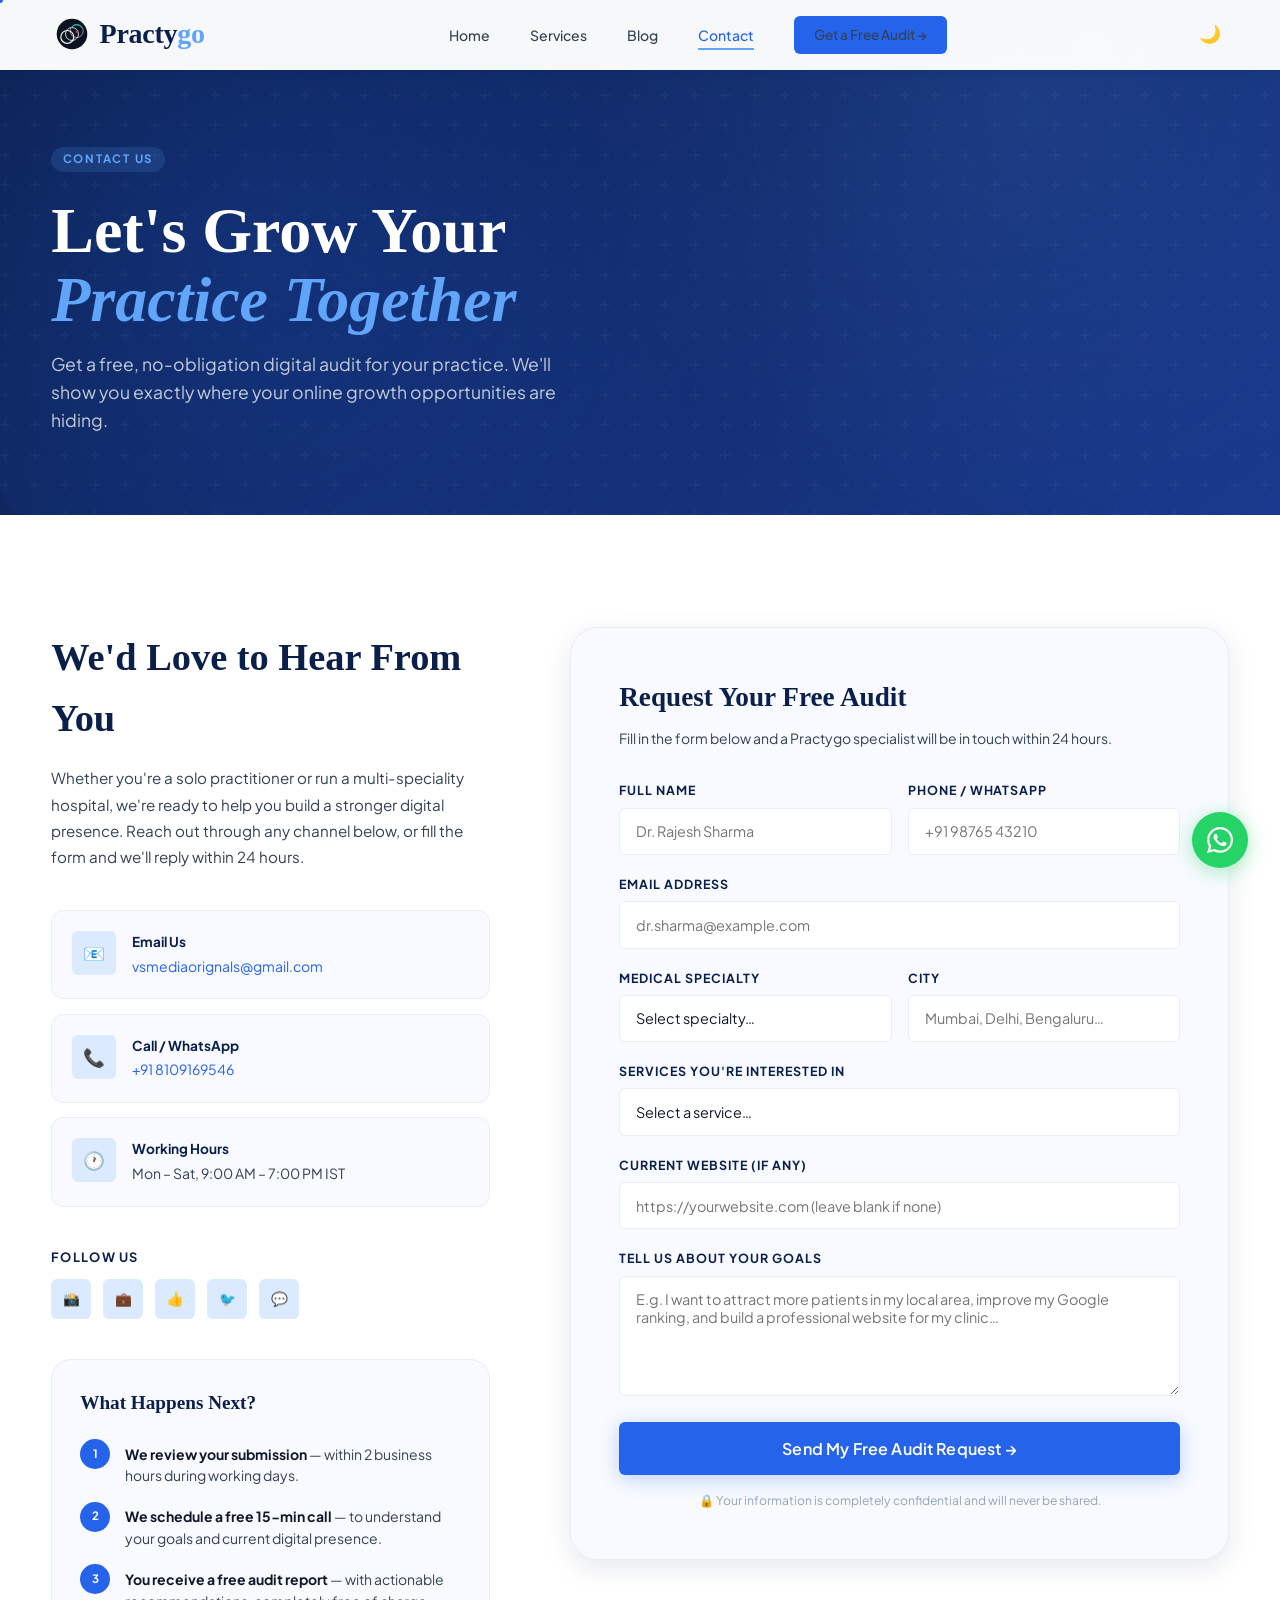
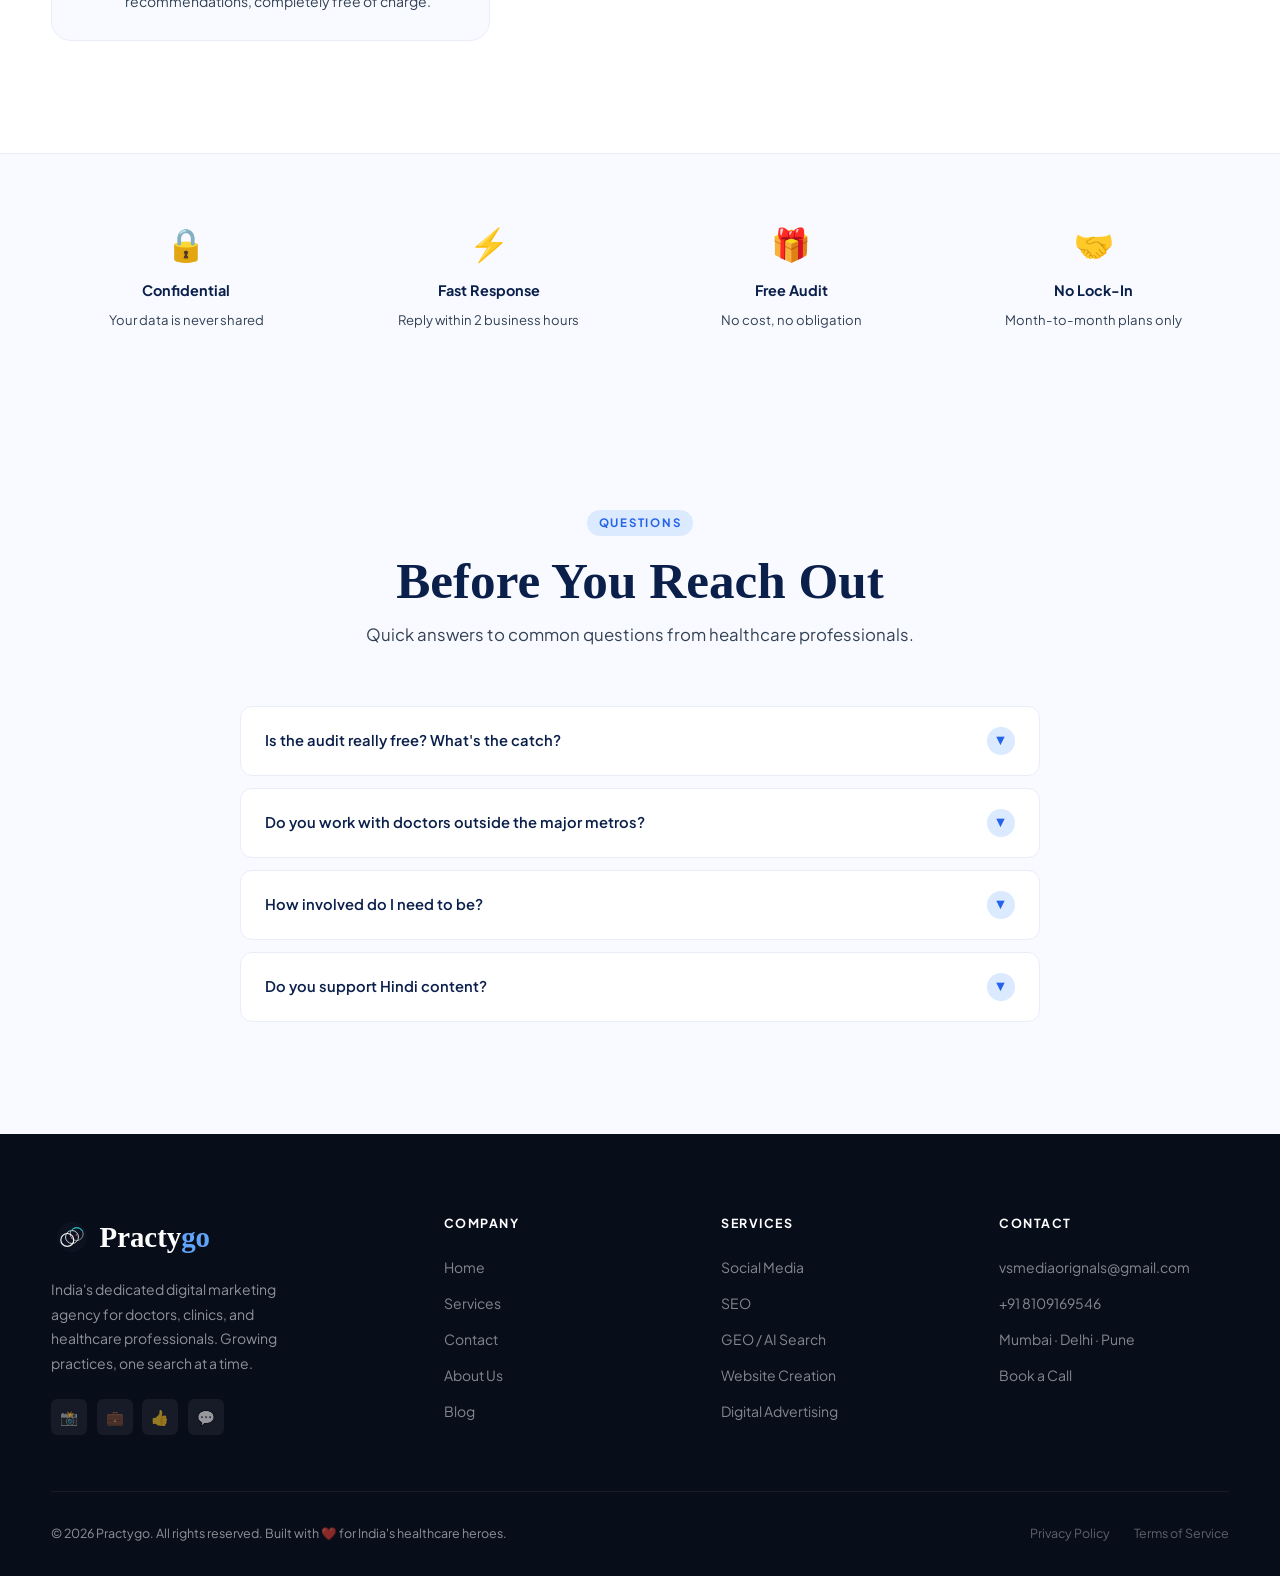
<file: contact.html>
<!DOCTYPE html>
<html lang="en">
<head>
  <meta charset="UTF-8"/>
  <meta name="viewport" content="width=device-width, initial-scale=1.0"/>
  <title>Contact — Practygo | Get a Free Audit for Your Medical Practice</title>
  <meta name="description" content="Get in touch with Practygo for a free digital audit of your healthcare practice. We respond within 24 hours — no obligation, no cost."/>
  <meta name="robots" content="index, follow"/>
  <link rel="canonical" href="https://practygo.in/contact.html"/>
  <meta property="og:type" content="website"/>
  <meta property="og:url" content="https://practygo.in/contact.html"/>
  <meta property="og:title" content="Contact Practygo | Free Digital Audit for Your Medical Practice"/>
  <meta property="og:description" content="Book a free, no-obligation digital audit for your clinic or practice. Practygo responds within 24 hours."/>
  <meta property="og:site_name" content="Practygo"/>
  <script type="application/ld+json">{"@context":"https://schema.org","@type":"ContactPage","name":"Contact Practygo","url":"https://practygo.in/contact.html","mainEntity":{"@type":"ProfessionalService","name":"Practygo","url":"https://practygo.in","telephone":"+918109169546","email":"vsmediaorignals@gmail.com","openingHours":"Mo-Sa 09:00-19:00","areaServed":"India"}}</script>
  <link rel="preconnect" href="https://fonts.googleapis.com"/>
  <link rel="preconnect" href="https://fonts.gstatic.com" crossorigin/>
  <link rel="stylesheet" href="https://fonts.googleapis.com/css2?family=Cormorant+Garant:ital,wght@0,400;0,600;0,700;1,400;1,700&family=Plus+Jakarta+Sans:wght@300;400;500;600;700&display=swap"/>
  <link rel="stylesheet" href="styles.css"/>
  <link rel="icon" href="FaviconLogo.svg" type="image/svg+xml"/>
</head>
<body>

<div class="cursor-dot" id="cursorDot"></div>
<div class="cursor-ring" id="cursorRing"></div>

<a href="https://wa.me/918109169546" class="wa-fab" target="_blank" rel="noopener" title="Chat on WhatsApp">
  <svg width="26" height="26" viewBox="0 0 24 24" fill="currentColor"><path d="M17.472 14.382c-.297-.149-1.758-.867-2.03-.967-.273-.099-.471-.148-.67.15-.197.297-.767.966-.94 1.164-.173.199-.347.223-.644.075-.297-.15-1.255-.463-2.39-1.475-.883-.788-1.48-1.761-1.653-2.059-.173-.297-.018-.458.13-.606.134-.133.298-.347.446-.52.149-.174.198-.298.298-.497.099-.198.05-.371-.025-.52-.075-.149-.669-1.612-.916-2.207-.242-.579-.487-.5-.669-.51-.173-.008-.371-.01-.57-.01-.198 0-.52.074-.792.372-.272.297-1.04 1.016-1.04 2.479 0 1.462 1.065 2.875 1.213 3.074.149.198 2.096 3.2 5.077 4.487.709.306 1.262.489 1.694.625.712.227 1.36.195 1.871.118.571-.085 1.758-.719 2.006-1.413.248-.694.248-1.289.173-1.413-.074-.124-.272-.198-.57-.347m-5.421 7.403h-.004a9.87 9.87 0 01-5.031-1.378l-.361-.214-3.741.982.998-3.648-.235-.374a9.86 9.86 0 01-1.51-5.26c.001-5.45 4.436-9.884 9.888-9.884 2.64 0 5.122 1.03 6.988 2.898a9.825 9.825 0 012.893 6.994c-.003 5.45-4.437 9.884-9.885 9.884m8.413-18.297A11.815 11.815 0 0012.05 0C5.495 0 .16 5.335.157 11.892c0 2.096.547 4.142 1.588 5.945L.057 24l6.305-1.654a11.882 11.882 0 005.683 1.448h.005c6.554 0 11.89-5.335 11.893-11.893a11.821 11.821 0 00-3.48-8.413z"/></svg>
</a>

<nav class="nav nav-static" id="nav">
  <div class="container nav-inner">
    <a href="index.html" class="logo"><img src="FaviconLogo.svg" alt="Practygo Logo" style="display:inline;height:42px;width:42px;vertical-align:middle;margin-right:0.4rem;position:relative;top:-3px;">Practy<span>go</span></a>
    <div class="nav-links">
      <a href="index.html">Home</a>
      <a href="services.html">Services</a>
      <a href="blog.html">Blog</a>
      <a href="contact.html" class="active">Contact</a>
      <a href="contact.html" class="nav-cta">Get a Free Audit →</a>
    </div>
    <div style="display:flex;align-items:center;gap:.5rem">
      <button class="theme-toggle" id="themeToggle" title="Toggle dark mode">🌙</button>
      <button class="hamburger" aria-label="Open menu"><span></span><span></span><span></span></button>
    </div>
  </div>
</nav>

<div class="mobile-nav">
  <button class="mobile-close">✕</button>
  <a href="index.html">Home</a>
  <a href="services.html">Services</a>
  <a href="blog.html">Blog</a>
  <a href="contact.html">Contact</a>
  <a href="contact.html" class="btn btn-primary" style="font-size:1rem;margin-top:1rem">Get a Free Audit</a>
</div>

<!-- PAGE HERO -->
<section class="page-hero">
  <div class="container">
    <span class="section-label page-hero-label">Contact Us</span>
    <h1>Let's Grow Your<br><em style="font-style:italic;color:var(--blue-accent)">Practice Together</em></h1>
    <p>Get a free, no-obligation digital audit for your practice. We'll show you exactly where your online growth opportunities are hiding.</p>
  </div>
</section>

<!-- CONTACT -->
<section class="contact-section">
  <div class="container">
    <div class="contact-grid">

      <div class="contact-info reveal">
        <h2>We'd Love to Hear From You</h2>
        <p>Whether you're a solo practitioner or run a multi-speciality hospital, we're ready to help you build a stronger digital presence. Reach out through any channel below, or fill the form and we'll reply within 24 hours.</p>
        <div class="contact-cards">
          <div class="contact-card">
            <div class="contact-card-icon">📧</div>
            <div><strong>Email Us</strong><span><a href="mailto:vsmediaorignals@gmail.com" style="color:var(--blue-bright)">vsmediaorignals@gmail.com</a></span></div>
          </div>
          <div class="contact-card">
            <div class="contact-card-icon">📞</div>
            <div><strong>Call / WhatsApp</strong><span><a href="tel:+918109169546" style="color:var(--blue-bright)">+91 8109169546</a></span></div>
          </div>
          <div class="contact-card">
            <div class="contact-card-icon">🕐</div>
            <div><strong>Working Hours</strong><span>Mon – Sat, 9:00 AM – 7:00 PM IST</span></div>
          </div>
        </div>
        <div class="contact-social">
          <h4>Follow Us</h4>
          <div class="social-links">
            <a href="https://www.instagram.com/practygo/" class="social-link" title="Instagram" target="_blank" rel="noopener">📸</a>
            <a href="https://www.linkedin.com/company/practygo/" class="social-link" title="LinkedIn" target="_blank" rel="noopener">💼</a>
            <a href="https://www.facebook.com/people/Practygo/61564840301220/" class="social-link" title="Facebook" target="_blank" rel="noopener">👍</a>
            <a href="https://x.com/Practygo" class="social-link" title="Twitter" target="_blank" rel="noopener">🐦</a>
            <a href="https://wa.me/918109169546" class="social-link" title="WhatsApp" target="_blank">💬</a>
          </div>
        </div>

        <div class="whats-next-box" style="margin-top:2.5rem;background:var(--off-white);border:1px solid var(--gray-light);border-radius:var(--r-lg);padding:1.75rem">
          <h4 class="whats-next-title" style="font-family:var(--font-display);font-size:1.2rem;color:var(--blue-deep);margin-bottom:1.25rem;font-weight:700">What Happens Next?</h4>
          <div style="display:flex;flex-direction:column;gap:.9rem">
            <div style="display:flex;gap:.9rem;align-items:flex-start">
              <div style="width:30px;height:30px;background:var(--blue-bright);border-radius:50%;display:flex;align-items:center;justify-content:center;color:white;font-size:.72rem;font-weight:700;flex-shrink:0">1</div>
              <div class="whats-next-text" style="font-size:.875rem;color:var(--text-body);padding-top:.3rem;line-height:1.55"><strong class="whats-next-bold" style="color:var(--text-dark)">We review your submission</strong> — within 2 business hours during working days.</div>
            </div>
            <div style="display:flex;gap:.9rem;align-items:flex-start">
              <div style="width:30px;height:30px;background:var(--blue-bright);border-radius:50%;display:flex;align-items:center;justify-content:center;color:white;font-size:.72rem;font-weight:700;flex-shrink:0">2</div>
              <div class="whats-next-text" style="font-size:.875rem;color:var(--text-body);padding-top:.3rem;line-height:1.55"><strong class="whats-next-bold" style="color:var(--text-dark)">We schedule a free 15-min call</strong> — to understand your goals and current digital presence.</div>
            </div>
            <div style="display:flex;gap:.9rem;align-items:flex-start">
              <div style="width:30px;height:30px;background:var(--blue-bright);border-radius:50%;display:flex;align-items:center;justify-content:center;color:white;font-size:.72rem;font-weight:700;flex-shrink:0">3</div>
              <div class="whats-next-text" style="font-size:.875rem;color:var(--text-body);padding-top:.3rem;line-height:1.55"><strong class="whats-next-bold" style="color:var(--text-dark)">You receive a free audit report</strong> — with actionable recommendations, completely free of charge.</div>
            </div>
          </div>
        </div>
      </div>

      <div class="contact-form-wrap reveal">
        <h3>Request Your Free Audit</h3>
        <p>Fill in the form below and a Practygo specialist will be in touch within 24 hours.</p>
        <form id="contactForm" action="https://formspree.io/f/xpqyykdj" method="POST">
          <div class="form-row">
            <div class="form-group">
              <label for="name">Full Name</label>
              <input type="text" id="name" name="name" placeholder="Dr. Rajesh Sharma" required/>
            </div>
            <div class="form-group">
              <label for="phone">Phone / WhatsApp</label>
              <input type="tel" id="phone" name="phone" placeholder="+91 98765 43210" required/>
            </div>
          </div>
          <div class="form-group">
            <label for="email">Email Address</label>
            <input type="email" id="email" name="email" placeholder="dr.sharma@example.com" required/>
          </div>
          <div class="form-row">
            <div class="form-group">
              <label for="specialty">Medical Specialty</label>
              <select id="specialty" name="specialty" required>
                <option value="" disabled selected>Select specialty…</option>
                <option>General Physician</option>
                <option>Cardiologist</option>
                <option>Dermatologist</option>
                <option>Orthopaedic Surgeon</option>
                <option>Gynaecologist</option>
                <option>Paediatrician</option>
                <option>Dentist</option>
                <option>Ophthalmologist</option>
                <option>Psychiatrist / Psychologist</option>
                <option>Ayurvedic Practitioner</option>
                <option>Hospital / Multi-specialty</option>
                <option>Diagnostic Centre</option>
                <option>Other</option>
              </select>
            </div>
            <div class="form-group">
              <label for="city">City</label>
              <input type="text" id="city" name="city" placeholder="Mumbai, Delhi, Bengaluru…" required/>
            </div>
          </div>
          <div class="form-group">
            <label for="services">Services You're Interested In</label>
            <select id="services" name="services">
              <option value="" disabled selected>Select a service…</option>
              <option>Social Media Management</option>
              <option>Search Engine Optimisation (SEO)</option>
              <option>GEO / AI Search Optimisation</option>
              <option>Website Creation</option>
              <option>Online Reputation Management</option>
              <option>Digital Advertising</option>
              <option>Full Growth Package</option>
              <option>Not Sure — Need Guidance</option>
            </select>
          </div>
          <div class="form-group">
            <label for="website">Current Website (if any)</label>
            <input type="url" id="website" name="website" placeholder="https://yourwebsite.com (leave blank if none)"/>
          </div>
          <div class="form-group">
            <label for="message">Tell Us About Your Goals</label>
            <textarea id="message" name="message" placeholder="E.g. I want to attract more patients in my local area, improve my Google ranking, and build a professional website for my clinic…"></textarea>
          </div>
          <button type="submit" class="btn btn-primary form-submit">Send My Free Audit Request →</button>
          <p style="font-size:.76rem;color:var(--gray-mid);margin-top:1rem;text-align:center">🔒 Your information is completely confidential and will never be shared.</p>
        </form>
        <div id="formSuccess" class="form-success">
          <div class="form-success-icon">🎉</div>
          <h4>Request Received!</h4>
          <p>Thank you for reaching out. A Practygo specialist will contact you within 24 hours to schedule your free audit.</p>
          <div style="margin-top:1.5rem"><a href="services.html" class="btn btn-outline">Explore Our Services →</a></div>
        </div>
      </div>

    </div>
  </div>
</section>

<!-- TRUST STRIP -->
<section style="background:var(--off-white);padding:4rem 0;border-top:1px solid var(--gray-light)">
  <div class="container">
    <div class="trust-strip-grid reveal">
      <div style="text-align:center">
        <div style="font-size:2rem;margin-bottom:.6rem">🔒</div>
        <strong class="trust-strip-strong" style="display:block;color:var(--blue-deep);font-size:.9rem;margin-bottom:.25rem">Confidential</strong>
        <span class="trust-strip-span" style="font-size:.82rem;color:var(--text-body)">Your data is never shared</span>
      </div>
      <div style="text-align:center">
        <div style="font-size:2rem;margin-bottom:.6rem">⚡</div>
        <strong class="trust-strip-strong" style="display:block;color:var(--blue-deep);font-size:.9rem;margin-bottom:.25rem">Fast Response</strong>
        <span class="trust-strip-span" style="font-size:.82rem;color:var(--text-body)">Reply within 2 business hours</span>
      </div>
      <div style="text-align:center">
        <div style="font-size:2rem;margin-bottom:.6rem">🎁</div>
        <strong class="trust-strip-strong" style="display:block;color:var(--blue-deep);font-size:.9rem;margin-bottom:.25rem">Free Audit</strong>
        <span class="trust-strip-span" style="font-size:.82rem;color:var(--text-body)">No cost, no obligation</span>
      </div>
      <div style="text-align:center">
        <div style="font-size:2rem;margin-bottom:.6rem">🤝</div>
        <strong class="trust-strip-strong" style="display:block;color:var(--blue-deep);font-size:.9rem;margin-bottom:.25rem">No Lock-In</strong>
        <span class="trust-strip-span" style="font-size:.82rem;color:var(--text-body)">Month-to-month plans only</span>
      </div>
    </div>
  </div>
</section>

<!-- FAQ -->
<section class="faq-section">
  <div class="container">
    <div class="faq-header reveal">
      <span class="section-label">Questions</span>
      <h2 class="section-title">Before You Reach Out</h2>
      <p class="section-sub">Quick answers to common questions from healthcare professionals.</p>
    </div>
    <div class="faq-list">
      <div class="faq-item">
        <div class="faq-question">Is the audit really free? What's the catch? <span class="faq-arrow">▼</span></div>
        <div class="faq-answer"><div class="faq-answer-inner">Yes, completely free. We analyse your Google presence, website, and social media and share a personalised report with key recommendations. There's no obligation to work with us — we do it because we genuinely believe in helping healthcare professionals, and because great results speak for themselves.</div></div>
      </div>
      <div class="faq-item">
        <div class="faq-question">Do you work with doctors outside the major metros? <span class="faq-arrow">▼</span></div>
        <div class="faq-answer"><div class="faq-answer-inner">Absolutely. We serve healthcare professionals across India — from Mumbai and Delhi to smaller cities like Nagpur, Indore, Coimbatore, and beyond. In fact, tier-2 and tier-3 cities often present even more SEO opportunity since local competition is lower.</div></div>
      </div>
      <div class="faq-item">
        <div class="faq-question">How involved do I need to be? <span class="faq-arrow">▼</span></div>
        <div class="faq-answer"><div class="faq-answer-inner">We handle almost everything. You'll need around 1–2 hours per month for content approvals, brief feedback calls, and strategy check-ins. We know you're busy with patients — our entire workflow is designed to minimise your time investment while maximising your results.</div></div>
      </div>
      <div class="faq-item">
        <div class="faq-question">Do you support Hindi content? <span class="faq-arrow">▼</span></div>
        <div class="faq-answer"><div class="faq-answer-inner">Yes! We create bilingual content in both English and Hindi (and other regional languages on request). This is particularly effective for reaching patients in non-metro regions and for social media targeting across India's diverse linguistic landscape.</div></div>
      </div>
    </div>
  </div>
</section>

<!-- FOOTER -->
<footer>
  <div class="container">
    <div class="footer-top">
      <div class="footer-brand">
        <div class="logo-foot"><img src="FaviconLogo.svg" alt="Practygo Logo" style="display:inline;height:42px;width:42px;vertical-align:middle;margin-right:0.4rem;position:relative;top:-3px;">Practy<span>go</span></div>
        <p>India's dedicated digital marketing agency for doctors, clinics, and healthcare professionals. Growing practices, one search at a time.</p>
        <div class="footer-brand-social">
          <a href="https://www.instagram.com/practygo/" class="footer-social-btn" target="_blank" rel="noopener">📸</a>
          <a href="https://www.linkedin.com/company/practygo/" class="footer-social-btn" target="_blank" rel="noopener">💼</a>
          <a href="https://www.facebook.com/people/Practygo/61564840301220/" class="footer-social-btn" target="_blank" rel="noopener">👍</a>
          <a href="https://x.com/Practygo" class="footer-social-btn" target="_blank" rel="noopener">💬</a>
        </div>
      </div>
      <div class="footer-col"><h4>Company</h4><ul><li><a href="index.html">Home</a></li><li><a href="services.html">Services</a></li><li><a href="contact.html">Contact</a></li><li><a href="#">About Us</a></li><li><a href="blog.html">Blog</a></li></ul></div>
      <div class="footer-col"><h4>Services</h4><ul><li><a href="services.html">Social Media</a></li><li><a href="services.html">SEO</a></li><li><a href="services.html">GEO / AI Search</a></li><li><a href="services.html">Website Creation</a></li><li><a href="services.html">Digital Advertising</a></li></ul></div>
      <div class="footer-col"><h4>Contact</h4><ul><li><a href="mailto:vsmediaorignals@gmail.com">vsmediaorignals@gmail.com</a></li><li><a href="tel:+918109169546">+91 8109169546</a></li><li><a href="#">Mumbai · Delhi · Pune</a></li><li><a href="contact.html">Book a Call</a></li></ul></div>
    </div>
    <div class="footer-bottom">
      <p>© 2026 Practygo. All rights reserved. Built with ❤️ for India's healthcare heroes.</p>
      <div class="footer-legal"><a href="#">Privacy Policy</a><a href="#">Terms of Service</a></div>
    </div>
  </div>
</footer>

<script src="script.js"></script>
</body>
</html>
</file>
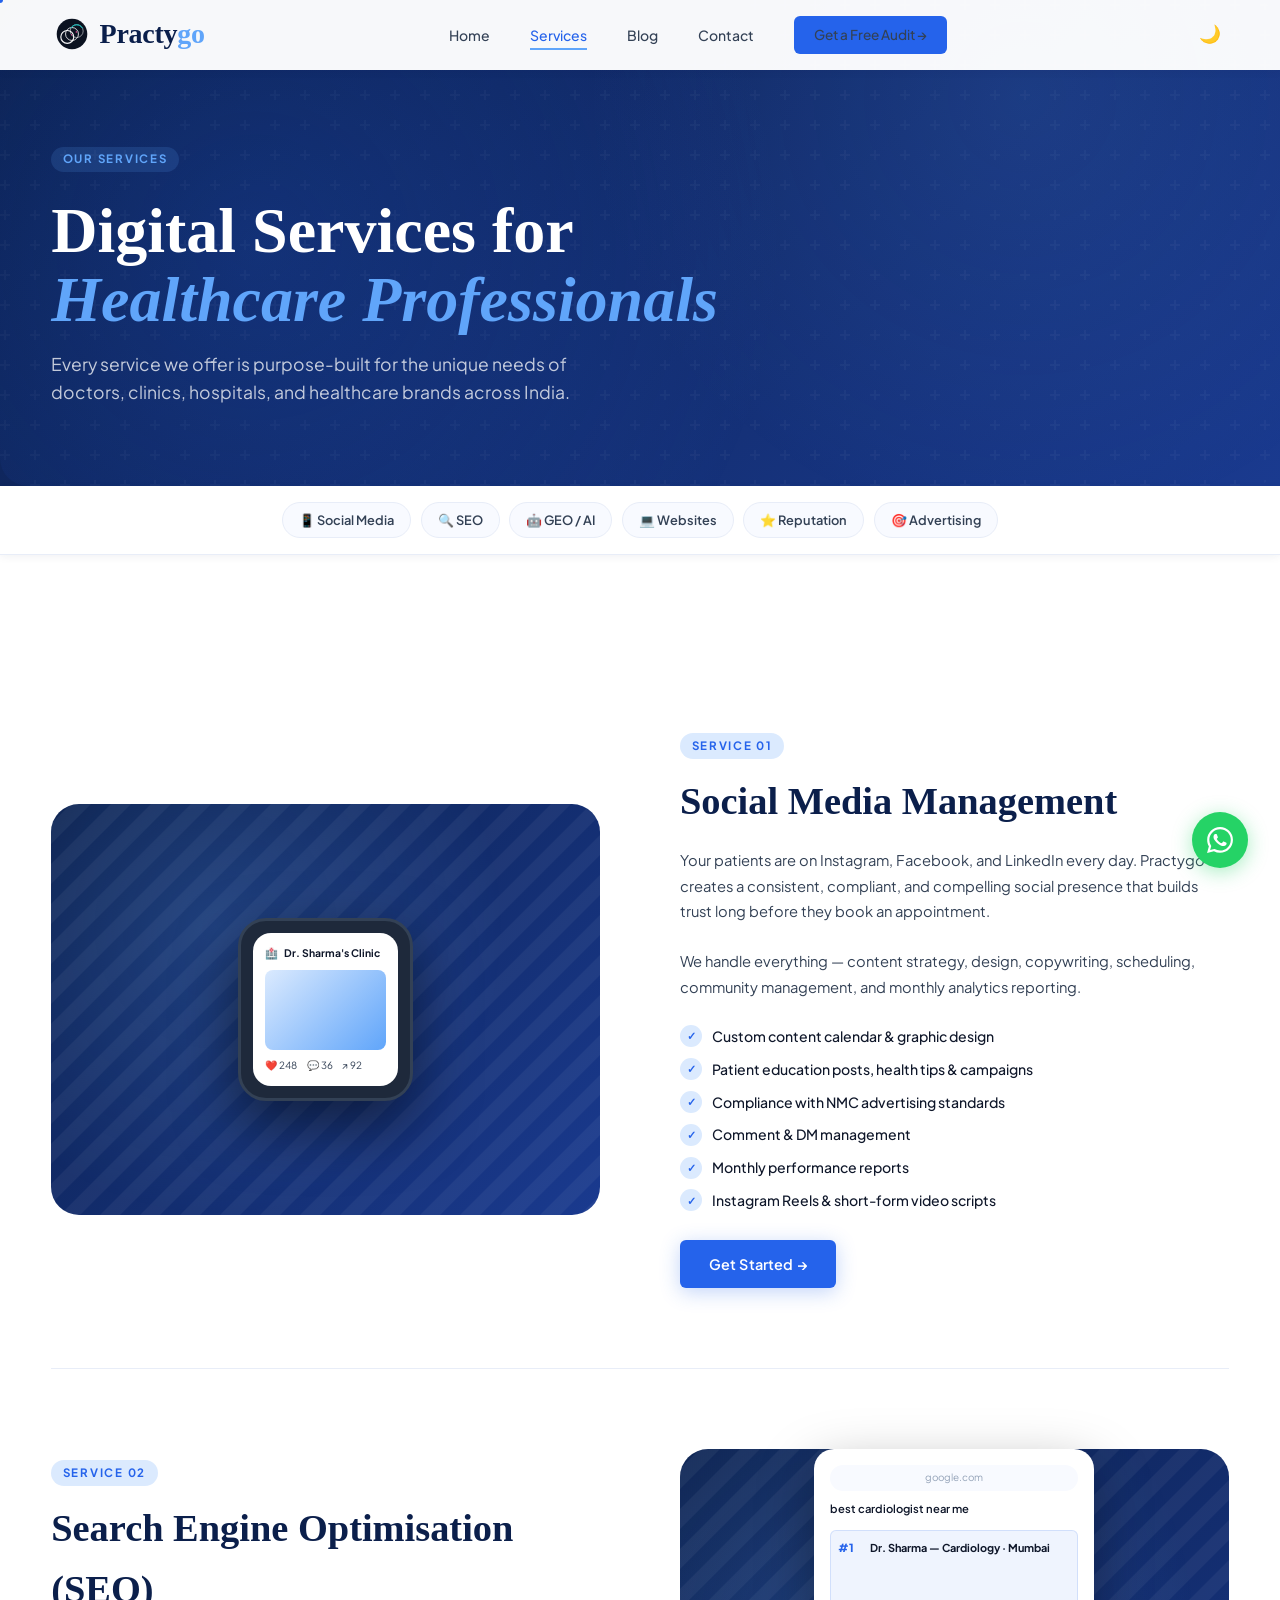
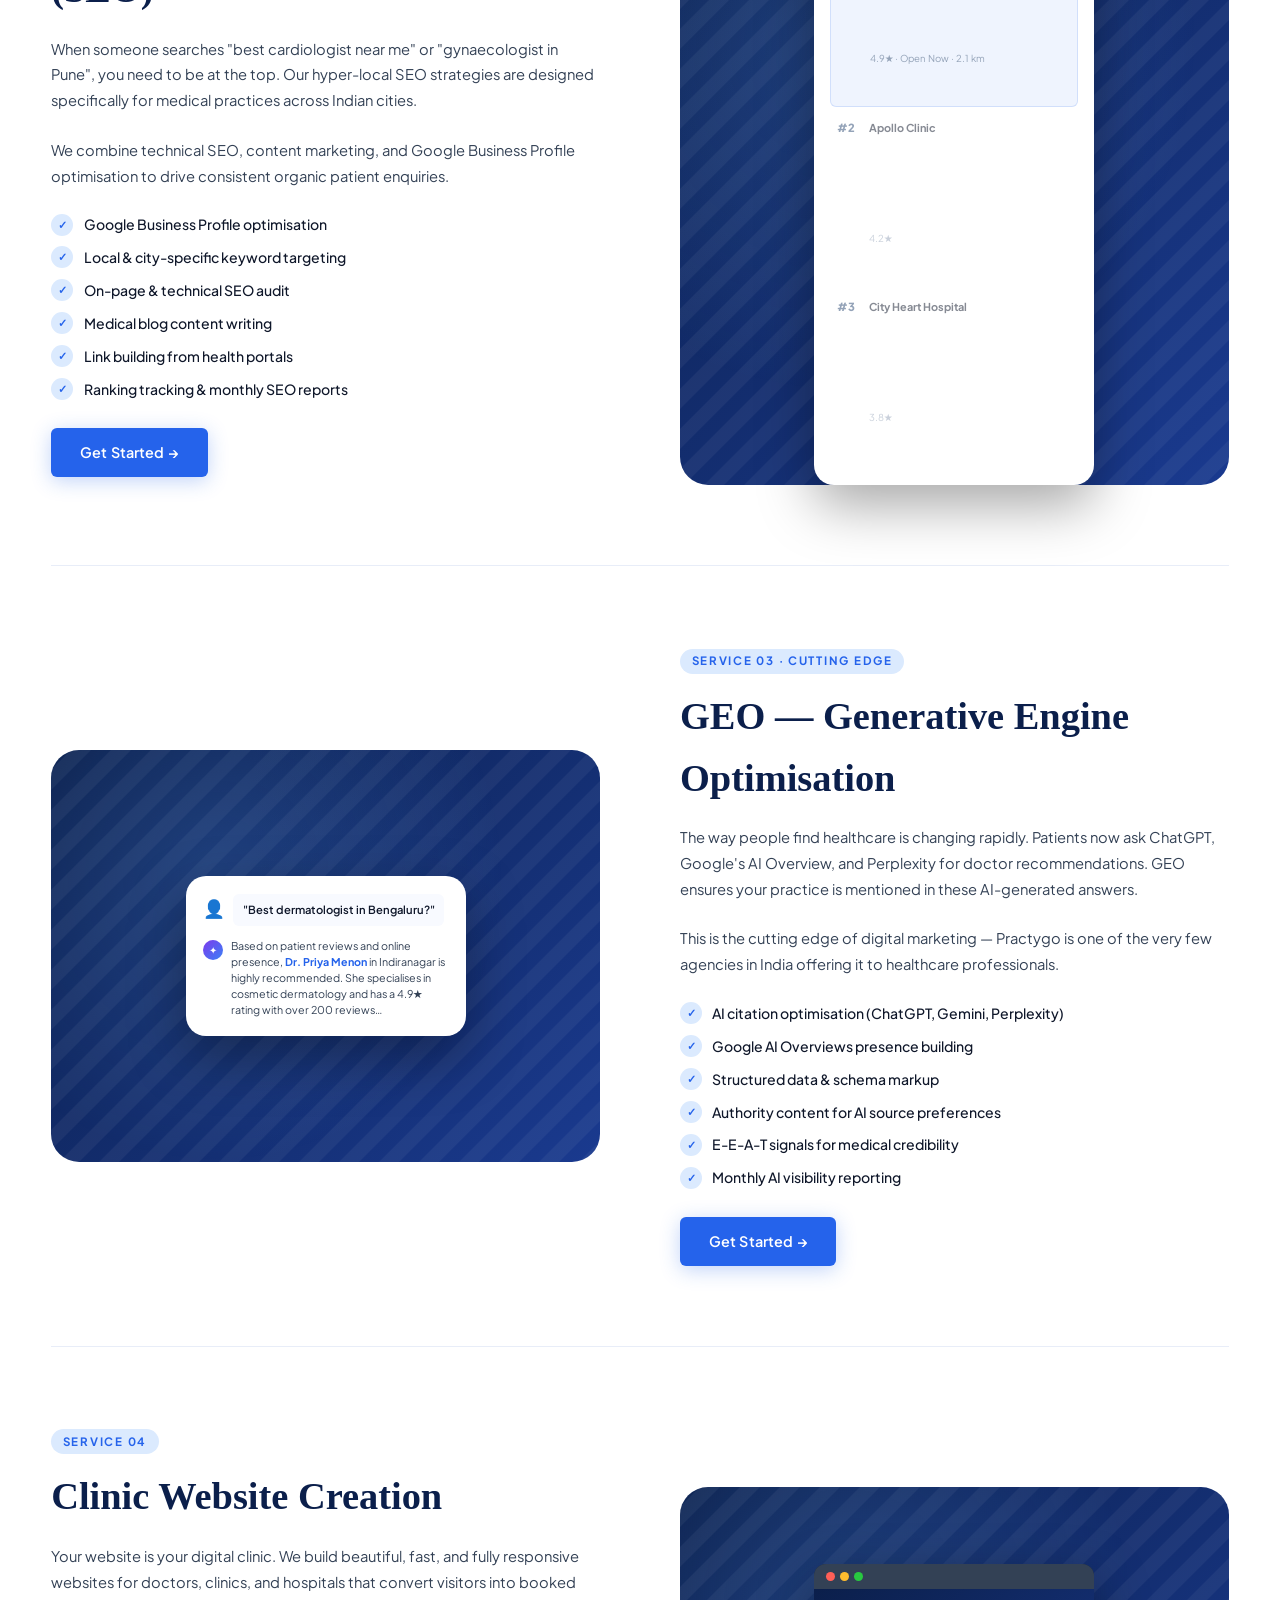
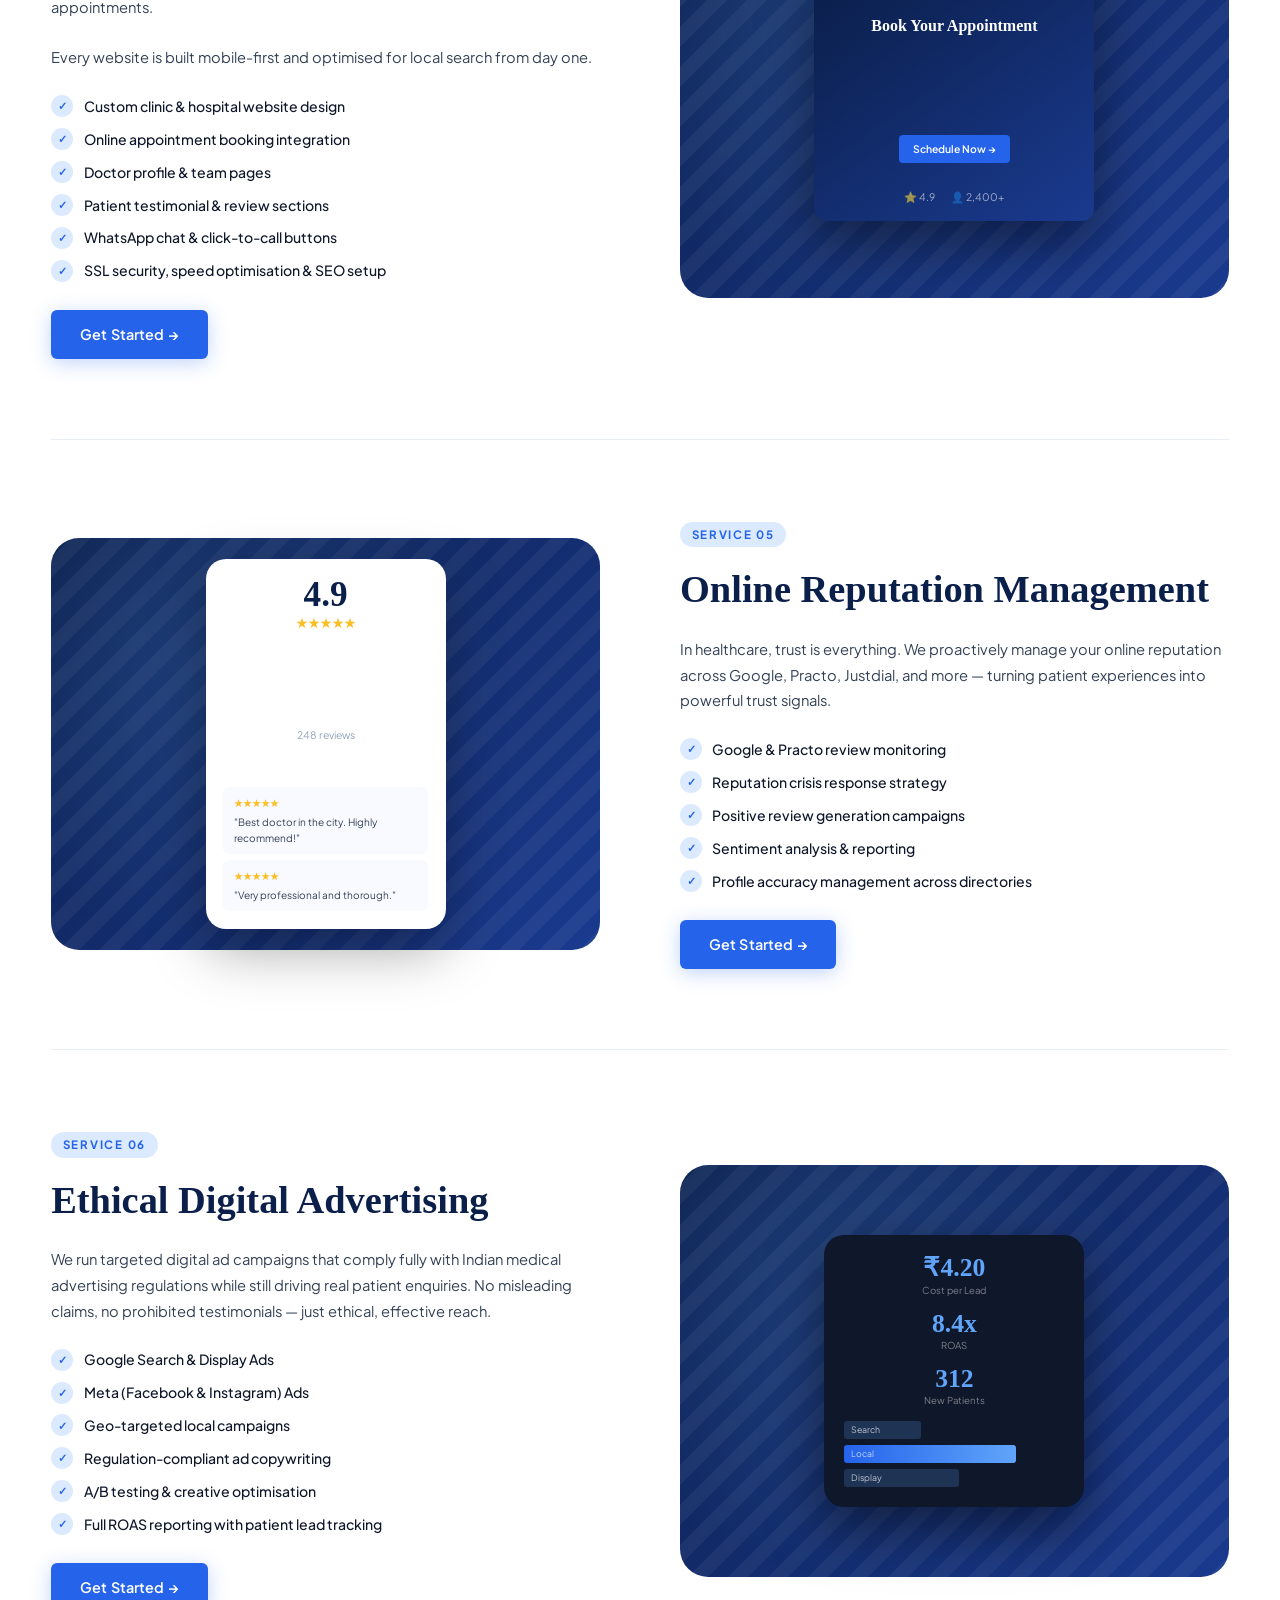
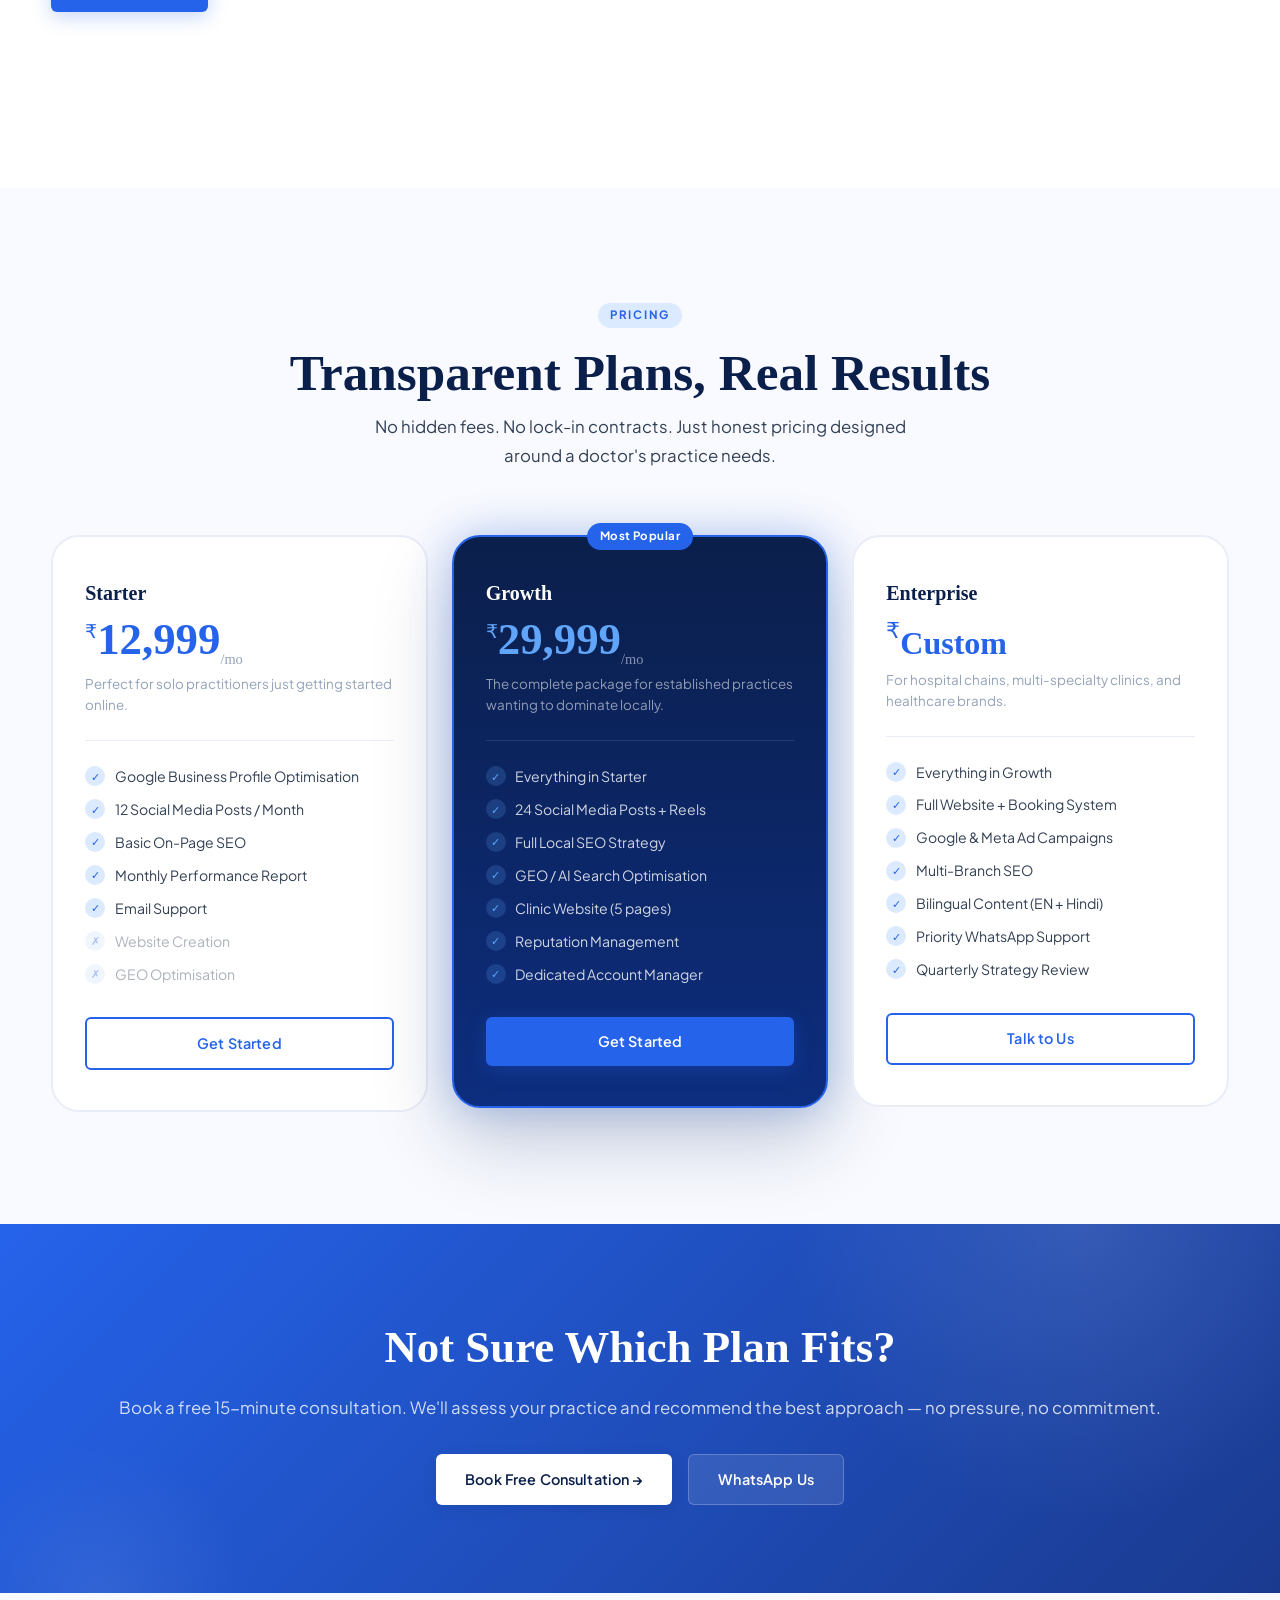
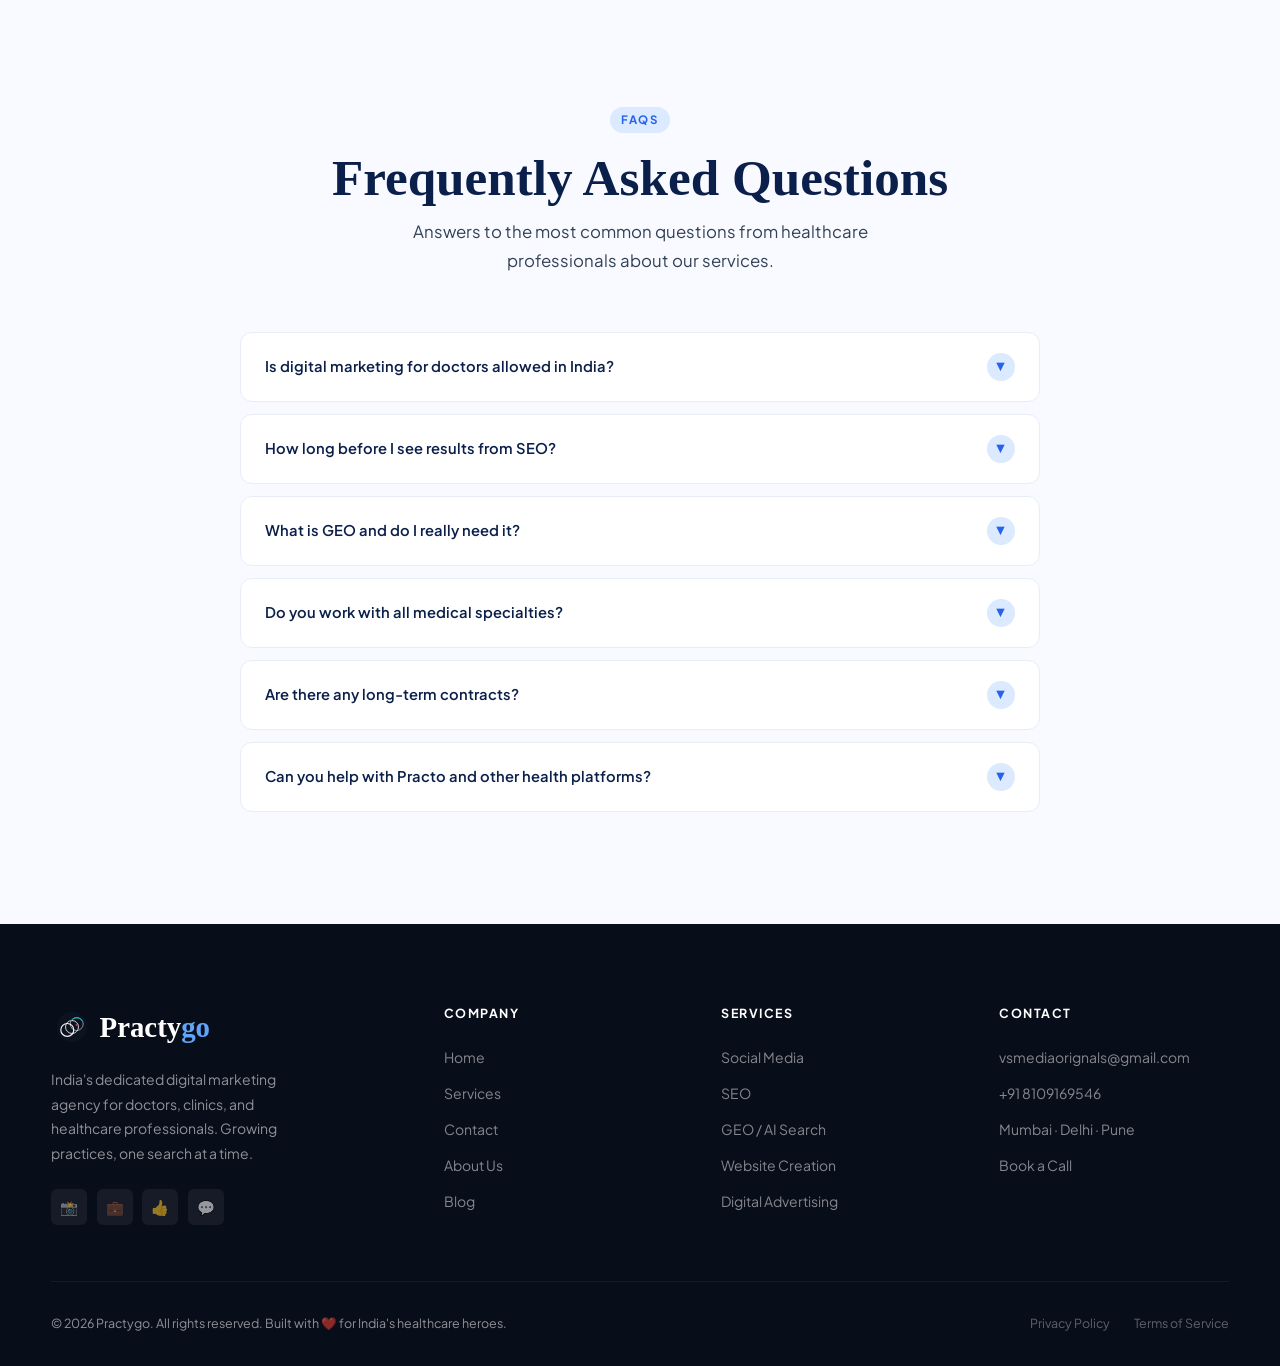
<file: services.html>
<!DOCTYPE html>
<html lang="en">
<head>
  <meta charset="UTF-8"/>
  <meta name="viewport" content="width=device-width, initial-scale=1.0"/>
  <title>Services — Practygo | Digital Marketing for Healthcare</title>
  <meta name="description" content="Explore Practygo's full suite of digital services for doctors and healthcare professionals in India — SEO, social media, GEO, websites, reputation management & ads."/>
  <meta name="robots" content="index, follow"/>
  <link rel="canonical" href="https://practygo.in/services.html"/>
  <meta property="og:type" content="website"/>
  <meta property="og:url" content="https://practygo.in/services.html"/>
  <meta property="og:title" content="Services — Practygo | Digital Marketing for Healthcare"/>
  <meta property="og:description" content="SEO, social media, GEO, website creation & more — all purpose-built for doctors and clinics in India."/>
  <meta property="og:site_name" content="Practygo"/>
<script type="application/ld+json">
{
  "@context": "https://schema.org",
  "@type": "Service",
  "serviceType": "Digital Marketing for Healthcare Professionals",
  "provider": {
    "@type": "ProfessionalService",
    "name": "Practygo",
    "url": "https://practygo.in",
    "telephone": "+918109169546",
    "email": "vsmediaorignals@gmail.com",
    "areaServed": "India"
  },
  "hasOfferCatalog": {
    "@type": "OfferCatalog",
    "name": "Practygo Services",
    "itemListElement": [
      {
        "@type": "Offer",
        "itemOffered": {
          "@type": "Service",
          "name": "Social Media Management for Doctors",
          "description": "NMC-compliant social media management for healthcare professionals — content strategy, graphic design, Instagram Reels, and monthly analytics."
        }
      },
      {
        "@type": "Offer",
        "itemOffered": {
          "@type": "Service",
          "name": "Healthcare SEO",
          "description": "Local SEO for doctors and clinics in India — Google Business Profile optimisation, keyword targeting, and directory listings on Practo, JustDial, and 1mg."
        }
      },
      {
        "@type": "Offer",
        "itemOffered": {
          "@type": "Service",
          "name": "GEO / AI Search Optimisation",
          "description": "Generative Engine Optimisation to ensure your clinic is recommended by AI tools like ChatGPT, Google AI Overviews, and Perplexity when patients search for doctors."
        }
      },
      {
        "@type": "Offer",
        "itemOffered": {
          "@type": "Service",
          "name": "Doctor Website Creation",
          "description": "Fast, mobile-optimised clinic websites built for patient trust, online bookings, and Google discoverability."
        }
      },
      {
        "@type": "Offer",
        "itemOffered": {
          "@type": "Service",
          "name": "Reputation Management",
          "description": "Google review strategy, 1-star review response management, and ongoing online reputation monitoring for healthcare professionals."
        }
      },
      {
        "@type": "Offer",
        "itemOffered": {
          "@type": "Service",
          "name": "Digital Advertising for Healthcare",
          "description": "Google and Meta ad campaigns purpose-built for doctors and clinics in India — patient acquisition, NMC-compliant creatives, and ROI tracking."
        }
      }
    ]
  }
}
</script>
  <script type="application/ld+json">
  {
    "@context": "https://schema.org",
    "@type": "FAQPage",
    "mainEntity": [
      {
        "@type": "Question",
        "name": "Is digital marketing for doctors allowed in India?",
        "acceptedAnswer": {
          "@type": "Answer",
          "text": "Yes, digital marketing for healthcare is permitted in India within guidelines set by the National Medical Commission (NMC). Content must be informational, must not make false claims or guarantees, and cannot use prohibited testimonials in certain contexts. Practygo is fully trained in these regulations and ensures all your content and campaigns are compliant."
        }
      },
      {
        "@type": "Question",
        "name": "How long before I see results from SEO?",
        "acceptedAnswer": {
          "@type": "Answer",
          "text": "Local SEO for healthcare typically shows meaningful results in 2–4 months. Google Business Profile improvements can yield faster results — often within 4–6 weeks. SEO is a long-term investment, but our local healthcare-focused strategies are designed to deliver early wins alongside sustained growth."
        }
      },
      {
        "@type": "Question",
        "name": "What is GEO and do I really need it?",
        "acceptedAnswer": {
          "@type": "Answer",
          "text": "Generative Engine Optimisation (GEO) is about ensuring your practice appears when AI tools like ChatGPT, Google's AI Overviews, and Perplexity generate answers to patient queries. An estimated 30–40% of health-related queries are now going to AI tools rather than traditional search. While not mandatory today, GEO is quickly becoming essential — getting ahead now is a significant competitive advantage."
        }
      },
      {
        "@type": "Question",
        "name": "Do you work with all medical specialties?",
        "acceptedAnswer": {
          "@type": "Answer",
          "text": "Yes! We work with doctors across all specialties — cardiologists, dermatologists, orthopaedic surgeons, gynaecologists, paediatricians, dentists, ophthalmologists, psychiatrists, and more. We also work with diagnostic centres, hospitals, wellness clinics, and Ayurvedic practitioners. Each strategy is fully customised for your specialty."
        }
      },
      {
        "@type": "Question",
        "name": "Are there any long-term contracts?",
        "acceptedAnswer": {
          "@type": "Answer",
          "text": "No lock-in contracts. All our plans are month-to-month. We believe in earning your trust every month through results and transparency. That said, digital marketing builds momentum over time, so we always recommend at least a 3-month engagement to see meaningful, measurable outcomes."
        }
      },
      {
        "@type": "Question",
        "name": "Can you help with Practo and other health platforms?",
        "acceptedAnswer": {
          "@type": "Answer",
          "text": "Absolutely. We manage and optimise profiles on Practo, JustDial, Sulekha, 1mg, and other Indian health directories as part of our SEO and Reputation Management services. A consistent, optimised presence across these platforms significantly boosts your local discoverability."
        }
      }
    ]
  }
  </script>
  <link rel="preconnect" href="https://fonts.googleapis.com"/>
  <link rel="preconnect" href="https://fonts.gstatic.com" crossorigin/>
  <link rel="stylesheet" href="https://fonts.googleapis.com/css2?family=Cormorant+Garant:ital,wght@0,400;0,600;0,700;1,400;1,700&family=Plus+Jakarta+Sans:wght@300;400;500;600;700&display=swap"/>
  <link rel="stylesheet" href="styles.css"/>
  <link rel="icon" href="FaviconLogo.svg" type="image/svg+xml"/>
</head>
<body>

<div class="cursor-dot" id="cursorDot"></div>
<div class="cursor-ring" id="cursorRing"></div>

<a href="https://wa.me/918109169546" class="wa-fab" target="_blank" rel="noopener" title="Chat on WhatsApp">
  <svg width="26" height="26" viewBox="0 0 24 24" fill="currentColor"><path d="M17.472 14.382c-.297-.149-1.758-.867-2.03-.967-.273-.099-.471-.148-.67.15-.197.297-.767.966-.94 1.164-.173.199-.347.223-.644.075-.297-.15-1.255-.463-2.39-1.475-.883-.788-1.48-1.761-1.653-2.059-.173-.297-.018-.458.13-.606.134-.133.298-.347.446-.52.149-.174.198-.298.298-.497.099-.198.05-.371-.025-.52-.075-.149-.669-1.612-.916-2.207-.242-.579-.487-.5-.669-.51-.173-.008-.371-.01-.57-.01-.198 0-.52.074-.792.372-.272.297-1.04 1.016-1.04 2.479 0 1.462 1.065 2.875 1.213 3.074.149.198 2.096 3.2 5.077 4.487.709.306 1.262.489 1.694.625.712.227 1.36.195 1.871.118.571-.085 1.758-.719 2.006-1.413.248-.694.248-1.289.173-1.413-.074-.124-.272-.198-.57-.347m-5.421 7.403h-.004a9.87 9.87 0 01-5.031-1.378l-.361-.214-3.741.982.998-3.648-.235-.374a9.86 9.86 0 01-1.51-5.26c.001-5.45 4.436-9.884 9.888-9.884 2.64 0 5.122 1.03 6.988 2.898a9.825 9.825 0 012.893 6.994c-.003 5.45-4.437 9.884-9.885 9.884m8.413-18.297A11.815 11.815 0 0012.05 0C5.495 0 .16 5.335.157 11.892c0 2.096.547 4.142 1.588 5.945L.057 24l6.305-1.654a11.882 11.882 0 005.683 1.448h.005c6.554 0 11.89-5.335 11.893-11.893a11.821 11.821 0 00-3.48-8.413z"/></svg>
</a>

<nav class="nav nav-static" id="nav">
  <div class="container nav-inner">
    <a href="index.html" class="logo"><img src="FaviconLogo.svg" alt="Practygo Logo" style="display:inline;height:42px;width:42px;vertical-align:middle;margin-right:0.4rem;position:relative;top:-3px;">Practy<span>go</span></a>
    <div class="nav-links">
      <a href="index.html">Home</a>
      <a href="services.html" class="active">Services</a>
      <a href="blog.html">Blog</a>
      <a href="contact.html">Contact</a>
      <a href="contact.html" class="nav-cta">Get a Free Audit →</a>
    </div>
    <div style="display:flex;align-items:center;gap:.5rem">
      <button class="theme-toggle" id="themeToggle" title="Toggle dark mode">🌙</button>
      <button class="hamburger" aria-label="Open menu"><span></span><span></span><span></span></button>
    </div>
  </div>
</nav>

<div class="mobile-nav">
  <button class="mobile-close">✕</button>
  <a href="index.html">Home</a>
  <a href="services.html">Services</a>
  <a href="blog.html">Blog</a>
  <a href="contact.html">Contact</a>
  <a href="contact.html" class="btn btn-primary" style="font-size:1rem;margin-top:1rem">Get a Free Audit</a>
</div>

<!-- PAGE HERO -->
<section class="page-hero">
  <div class="container">
    <span class="section-label page-hero-label">Our Services</span>
    <h1>Digital Services for<br><em style="font-style:italic;color:var(--blue-accent)">Healthcare Professionals</em></h1>
    <p>Every service we offer is purpose-built for the unique needs of doctors, clinics, hospitals, and healthcare brands across India.</p>
  </div>
</section>

<!-- SERVICES QUICK NAV -->
<div class="svc-nav-strip">
  <div class="container">
    <div class="svc-nav-inner">
      <a href="#social" class="svc-nav-pill">📱 Social Media</a>
      <a href="#seo" class="svc-nav-pill">🔍 SEO</a>
      <a href="#geo" class="svc-nav-pill">🤖 GEO / AI</a>
      <a href="#website" class="svc-nav-pill">💻 Websites</a>
      <a href="#orm" class="svc-nav-pill">⭐ Reputation</a>
      <a href="#ads" class="svc-nav-pill">🎯 Advertising</a>
    </div>
  </div>
</div>

<!-- SERVICE DETAILS -->
<section class="services-detail">
  <div class="container">

    <div class="service-detail-item reveal" id="social">
      <div class="svc-visual svc-visual--social">
        <div class="svc-visual-inner">
          <div class="mock-phone">
            <div class="mock-phone-screen">
              <div class="mock-post">
                <div class="mock-post-header"><span>🏥</span><strong>Dr. Sharma's Clinic</strong></div>
                <div class="mock-post-img"></div>
                <div class="mock-post-stats"><span>❤️ 248</span><span>💬 36</span><span>↗ 92</span></div>
              </div>
            </div>
          </div>
        </div>
      </div>
      <div class="svc-content">
        <span class="section-label">Service 01</span>
        <h2>Social Media Management</h2>
        <p>Your patients are on Instagram, Facebook, and LinkedIn every day. Practygo creates a consistent, compliant, and compelling social presence that builds trust long before they book an appointment.</p>
        <p>We handle everything — content strategy, design, copywriting, scheduling, community management, and monthly analytics reporting.</p>
        <ul class="svc-bullets">
          <li class="svc-bullet">Custom content calendar &amp; graphic design</li>
          <li class="svc-bullet">Patient education posts, health tips &amp; campaigns</li>
          <li class="svc-bullet">Compliance with NMC advertising standards</li>
          <li class="svc-bullet">Comment &amp; DM management</li>
          <li class="svc-bullet">Monthly performance reports</li>
          <li class="svc-bullet">Instagram Reels &amp; short-form video scripts</li>
        </ul>
        <a href="contact.html" class="btn btn-primary magnetic-btn">Get Started →</a>
      </div>
    </div>

    <div class="service-detail-item reverse reveal" id="seo">
      <div class="svc-visual svc-visual--seo">
        <div class="svc-visual-inner">
          <div class="mock-serp">
            <div class="mock-serp-bar">google.com</div>
            <div class="mock-serp-query">best cardiologist near me</div>
            <div class="mock-serp-result mock-serp-result--top">
              <div class="serp-rank">#1</div>
              <div><strong>Dr. Sharma — Cardiology · Mumbai</strong><span>4.9★ · Open Now · 2.1 km</span></div>
            </div>
            <div class="mock-serp-result">
              <div class="serp-rank" style="color:var(--gray-mid)">#2</div>
              <div style="opacity:.5"><strong>Apollo Clinic</strong><span>4.2★</span></div>
            </div>
            <div class="mock-serp-result">
              <div class="serp-rank" style="color:var(--gray-mid)">#3</div>
              <div style="opacity:.5"><strong>City Heart Hospital</strong><span>3.8★</span></div>
            </div>
          </div>
        </div>
      </div>
      <div class="svc-content">
        <span class="section-label">Service 02</span>
        <h2>Search Engine Optimisation (SEO)</h2>
        <p>When someone searches "best cardiologist near me" or "gynaecologist in Pune", you need to be at the top. Our hyper-local SEO strategies are designed specifically for medical practices across Indian cities.</p>
        <p>We combine technical SEO, content marketing, and Google Business Profile optimisation to drive consistent organic patient enquiries.</p>
        <ul class="svc-bullets">
          <li class="svc-bullet">Google Business Profile optimisation</li>
          <li class="svc-bullet">Local &amp; city-specific keyword targeting</li>
          <li class="svc-bullet">On-page &amp; technical SEO audit</li>
          <li class="svc-bullet">Medical blog content writing</li>
          <li class="svc-bullet">Link building from health portals</li>
          <li class="svc-bullet">Ranking tracking &amp; monthly SEO reports</li>
        </ul>
        <a href="contact.html" class="btn btn-primary magnetic-btn">Get Started →</a>
      </div>
    </div>

    <div class="service-detail-item reveal" id="geo">
      <div class="svc-visual svc-visual--geo">
        <div class="svc-visual-inner">
          <div class="mock-ai-chat">
            <div class="mock-ai-query"><span>👤</span><p>"Best dermatologist in Bengaluru?"</p></div>
            <div class="mock-ai-response">
              <span class="mock-ai-logo">✦</span>
              <p>Based on patient reviews and online presence, <strong>Dr. Priya Menon</strong> in Indiranagar is highly recommended. She specialises in cosmetic dermatology and has a 4.9★ rating with over 200 reviews…</p>
            </div>
          </div>
        </div>
      </div>
      <div class="svc-content">
        <span class="section-label">Service 03 · Cutting Edge</span>
        <h2>GEO — Generative Engine Optimisation</h2>
        <p>The way people find healthcare is changing rapidly. Patients now ask ChatGPT, Google's AI Overview, and Perplexity for doctor recommendations. GEO ensures your practice is mentioned in these AI-generated answers.</p>
        <p>This is the cutting edge of digital marketing — Practygo is one of the very few agencies in India offering it to healthcare professionals.</p>
        <ul class="svc-bullets">
          <li class="svc-bullet">AI citation optimisation (ChatGPT, Gemini, Perplexity)</li>
          <li class="svc-bullet">Google AI Overviews presence building</li>
          <li class="svc-bullet">Structured data &amp; schema markup</li>
          <li class="svc-bullet">Authority content for AI source preferences</li>
          <li class="svc-bullet">E-E-A-T signals for medical credibility</li>
          <li class="svc-bullet">Monthly AI visibility reporting</li>
        </ul>
        <a href="contact.html" class="btn btn-primary magnetic-btn">Get Started →</a>
      </div>
    </div>

    <div class="service-detail-item reverse reveal" id="website">
      <div class="svc-visual svc-visual--web">
        <div class="svc-visual-inner">
          <div class="mock-browser">
            <div class="mock-browser-bar"><span class="mock-browser-dot"></span><span class="mock-browser-dot"></span><span class="mock-browser-dot"></span></div>
            <div class="mock-browser-body">
              <div class="mock-site-hero">Book Your Appointment</div>
              <div class="mock-site-btn">Schedule Now →</div>
              <div class="mock-site-stats"><span>⭐ 4.9</span><span>👤 2,400+</span></div>
            </div>
          </div>
        </div>
      </div>
      <div class="svc-content">
        <span class="section-label">Service 04</span>
        <h2>Clinic Website Creation</h2>
        <p>Your website is your digital clinic. We build beautiful, fast, and fully responsive websites for doctors, clinics, and hospitals that convert visitors into booked appointments.</p>
        <p>Every website is built mobile-first and optimised for local search from day one.</p>
        <ul class="svc-bullets">
          <li class="svc-bullet">Custom clinic &amp; hospital website design</li>
          <li class="svc-bullet">Online appointment booking integration</li>
          <li class="svc-bullet">Doctor profile &amp; team pages</li>
          <li class="svc-bullet">Patient testimonial &amp; review sections</li>
          <li class="svc-bullet">WhatsApp chat &amp; click-to-call buttons</li>
          <li class="svc-bullet">SSL security, speed optimisation &amp; SEO setup</li>
        </ul>
        <a href="contact.html" class="btn btn-primary magnetic-btn">Get Started →</a>
      </div>
    </div>

    <div class="service-detail-item reveal" id="orm">
      <div class="svc-visual svc-visual--orm">
        <div class="svc-visual-inner">
          <div class="mock-reviews">
            <div class="mock-review-score"><span class="mock-big-score">4.9</span><div class="mock-stars">★★★★★</div><span class="mock-review-count">248 reviews</span></div>
            <div class="mock-review-item"><span>★★★★★</span><p>"Best doctor in the city. Highly recommend!"</p></div>
            <div class="mock-review-item"><span>★★★★★</span><p>"Very professional and thorough."</p></div>
          </div>
        </div>
      </div>
      <div class="svc-content">
        <span class="section-label">Service 05</span>
        <h2>Online Reputation Management</h2>
        <p>In healthcare, trust is everything. We proactively manage your online reputation across Google, Practo, Justdial, and more — turning patient experiences into powerful trust signals.</p>
        <ul class="svc-bullets">
          <li class="svc-bullet">Google &amp; Practo review monitoring</li>
          <li class="svc-bullet">Reputation crisis response strategy</li>
          <li class="svc-bullet">Positive review generation campaigns</li>
          <li class="svc-bullet">Sentiment analysis &amp; reporting</li>
          <li class="svc-bullet">Profile accuracy management across directories</li>
        </ul>
        <a href="contact.html" class="btn btn-primary magnetic-btn">Get Started →</a>
      </div>
    </div>

    <div class="service-detail-item reverse reveal" id="ads">
      <div class="svc-visual svc-visual--ads">
        <div class="svc-visual-inner">
          <div class="mock-ads-dash">
            <div class="mock-ads-metric"><div class="ads-metric-val">₹4.20</div><div class="ads-metric-lbl">Cost per Lead</div></div>
            <div class="mock-ads-metric"><div class="ads-metric-val">8.4x</div><div class="ads-metric-lbl">ROAS</div></div>
            <div class="mock-ads-metric"><div class="ads-metric-val">312</div><div class="ads-metric-lbl">New Patients</div></div>
            <div class="mock-ads-bar-row">
              <div class="ads-bar" style="--aw:35%"><span>Search</span></div>
              <div class="ads-bar ads-bar-hi" style="--aw:78%"><span>Local</span></div>
              <div class="ads-bar" style="--aw:52%"><span>Display</span></div>
            </div>
          </div>
        </div>
      </div>
      <div class="svc-content">
        <span class="section-label">Service 06</span>
        <h2>Ethical Digital Advertising</h2>
        <p>We run targeted digital ad campaigns that comply fully with Indian medical advertising regulations while still driving real patient enquiries. No misleading claims, no prohibited testimonials — just ethical, effective reach.</p>
        <ul class="svc-bullets">
          <li class="svc-bullet">Google Search &amp; Display Ads</li>
          <li class="svc-bullet">Meta (Facebook &amp; Instagram) Ads</li>
          <li class="svc-bullet">Geo-targeted local campaigns</li>
          <li class="svc-bullet">Regulation-compliant ad copywriting</li>
          <li class="svc-bullet">A/B testing &amp; creative optimisation</li>
          <li class="svc-bullet">Full ROAS reporting with patient lead tracking</li>
        </ul>
        <a href="contact.html" class="btn btn-primary magnetic-btn">Get Started →</a>
      </div>
    </div>

  </div>
</section>

<!-- PLANS -->
<section class="plans-section">
  <div class="container">
    <div class="plans-header reveal">
      <span class="section-label">Pricing</span>
      <h2 class="section-title">Transparent Plans, Real Results</h2>
      <p class="section-sub">No hidden fees. No lock-in contracts. Just honest pricing designed around a doctor's practice needs.</p>
    </div>
    <div class="plans-grid">
      <div class="plan-card reveal">
        <div class="plan-name">Starter</div>
        <div class="plan-price"><sup>₹</sup>12,999<sub>/mo</sub></div>
        <div class="plan-desc">Perfect for solo practitioners just getting started online.</div>
        <div class="plan-divider"></div>
        <ul class="plan-features">
          <li class="plan-feature"><span class="plan-feature-check">✓</span> Google Business Profile Optimisation</li>
          <li class="plan-feature"><span class="plan-feature-check">✓</span> 12 Social Media Posts / Month</li>
          <li class="plan-feature"><span class="plan-feature-check">✓</span> Basic On-Page SEO</li>
          <li class="plan-feature"><span class="plan-feature-check">✓</span> Monthly Performance Report</li>
          <li class="plan-feature"><span class="plan-feature-check">✓</span> Email Support</li>
          <li class="plan-feature" style="opacity:.4"><span class="plan-feature-check">✗</span> Website Creation</li>
          <li class="plan-feature" style="opacity:.4"><span class="plan-feature-check">✗</span> GEO Optimisation</li>
        </ul>
        <a href="contact.html" class="btn btn-outline" style="width:100%;justify-content:center">Get Started</a>
      </div>

      <div class="plan-card featured reveal">
        <div class="plan-badge">Most Popular</div>
        <div class="plan-name">Growth</div>
        <div class="plan-price"><sup>₹</sup>29,999<sub>/mo</sub></div>
        <div class="plan-desc">The complete package for established practices wanting to dominate locally.</div>
        <div class="plan-divider"></div>
        <ul class="plan-features">
          <li class="plan-feature"><span class="plan-feature-check">✓</span> Everything in Starter</li>
          <li class="plan-feature"><span class="plan-feature-check">✓</span> 24 Social Media Posts + Reels</li>
          <li class="plan-feature"><span class="plan-feature-check">✓</span> Full Local SEO Strategy</li>
          <li class="plan-feature"><span class="plan-feature-check">✓</span> GEO / AI Search Optimisation</li>
          <li class="plan-feature"><span class="plan-feature-check">✓</span> Clinic Website (5 pages)</li>
          <li class="plan-feature"><span class="plan-feature-check">✓</span> Reputation Management</li>
          <li class="plan-feature"><span class="plan-feature-check">✓</span> Dedicated Account Manager</li>
        </ul>
        <a href="contact.html" class="btn btn-primary" style="width:100%;justify-content:center">Get Started</a>
      </div>

      <div class="plan-card reveal">
        <div class="plan-name">Enterprise</div>
        <div class="plan-price"><sup style="font-size:1.4rem">₹</sup><span style="font-size:2rem">Custom</span></div>
        <div class="plan-desc">For hospital chains, multi-specialty clinics, and healthcare brands.</div>
        <div class="plan-divider"></div>
        <ul class="plan-features">
          <li class="plan-feature"><span class="plan-feature-check">✓</span> Everything in Growth</li>
          <li class="plan-feature"><span class="plan-feature-check">✓</span> Full Website + Booking System</li>
          <li class="plan-feature"><span class="plan-feature-check">✓</span> Google &amp; Meta Ad Campaigns</li>
          <li class="plan-feature"><span class="plan-feature-check">✓</span> Multi-Branch SEO</li>
          <li class="plan-feature"><span class="plan-feature-check">✓</span> Bilingual Content (EN + Hindi)</li>
          <li class="plan-feature"><span class="plan-feature-check">✓</span> Priority WhatsApp Support</li>
          <li class="plan-feature"><span class="plan-feature-check">✓</span> Quarterly Strategy Review</li>
        </ul>
        <a href="contact.html" class="btn btn-outline" style="width:100%;justify-content:center">Talk to Us</a>
      </div>
    </div>
  </div>
</section>

<!-- CTA -->
<section class="cta-band">
  <div class="container">
    <div class="reveal">
      <h2>Not Sure Which Plan Fits?</h2>
      <p>Book a free 15-minute consultation. We'll assess your practice and recommend the best approach — no pressure, no commitment.</p>
      <div class="cta-band-actions">
        <a href="contact.html" class="btn btn-white magnetic-btn">Book Free Consultation →</a>
        <a href="https://wa.me/918109169546" class="btn btn-ghost" target="_blank">WhatsApp Us</a>
      </div>
    </div>
  </div>
</section>

<!-- FAQ -->
<section class="faq-section">
  <div class="container">
    <div class="faq-header reveal">
      <span class="section-label">FAQs</span>
      <h2 class="section-title">Frequently Asked Questions</h2>
      <p class="section-sub">Answers to the most common questions from healthcare professionals about our services.</p>
    </div>
    <div class="faq-list">
      <div class="faq-item">
        <div class="faq-question">Is digital marketing for doctors allowed in India? <span class="faq-arrow">▼</span></div>
        <div class="faq-answer"><div class="faq-answer-inner">Yes, digital marketing for healthcare is permitted in India within guidelines set by the National Medical Commission (NMC). Content must be informational, must not make false claims or guarantees, and cannot use prohibited testimonials in certain contexts. Practygo is fully trained in these regulations and ensures all your content and campaigns are compliant.</div></div>
      </div>
      <div class="faq-item">
        <div class="faq-question">How long before I see results from SEO? <span class="faq-arrow">▼</span></div>
        <div class="faq-answer"><div class="faq-answer-inner">Local SEO for healthcare typically shows meaningful results in 2–4 months. Google Business Profile improvements can yield faster results — often within 4–6 weeks. SEO is a long-term investment, but our local healthcare-focused strategies are designed to deliver early wins alongside sustained growth.</div></div>
      </div>
      <div class="faq-item">
        <div class="faq-question">What is GEO and do I really need it? <span class="faq-arrow">▼</span></div>
        <div class="faq-answer"><div class="faq-answer-inner">Generative Engine Optimisation (GEO) is about ensuring your practice appears when AI tools like ChatGPT, Google's AI Overviews, and Perplexity generate answers to patient queries. An estimated 30–40% of health-related queries are now going to AI tools rather than traditional search. While not mandatory today, GEO is quickly becoming essential — getting ahead now is a significant competitive advantage.</div></div>
      </div>
      <div class="faq-item">
        <div class="faq-question">Do you work with all medical specialties? <span class="faq-arrow">▼</span></div>
        <div class="faq-answer"><div class="faq-answer-inner">Yes! We work with doctors across all specialties — cardiologists, dermatologists, orthopaedic surgeons, gynaecologists, paediatricians, dentists, ophthalmologists, psychiatrists, and more. We also work with diagnostic centres, hospitals, wellness clinics, and Ayurvedic practitioners. Each strategy is fully customised for your specialty.</div></div>
      </div>
      <div class="faq-item">
        <div class="faq-question">Are there any long-term contracts? <span class="faq-arrow">▼</span></div>
        <div class="faq-answer"><div class="faq-answer-inner">No lock-in contracts. All our plans are month-to-month. We believe in earning your trust every month through results and transparency. That said, digital marketing builds momentum over time, so we always recommend at least a 3-month engagement to see meaningful, measurable outcomes.</div></div>
      </div>
      <div class="faq-item">
        <div class="faq-question">Can you help with Practo and other health platforms? <span class="faq-arrow">▼</span></div>
        <div class="faq-answer"><div class="faq-answer-inner">Absolutely. We manage and optimise profiles on Practo, JustDial, Sulekha, 1mg, and other Indian health directories as part of our SEO and Reputation Management services. A consistent, optimised presence across these platforms significantly boosts your local discoverability.</div></div>
      </div>
    </div>
  </div>
</section>

<!-- FOOTER -->
<footer>
  <div class="container">
    <div class="footer-top">
      <div class="footer-brand">
        <div class="logo-foot"><img src="FaviconLogo.svg" alt="Practygo Logo" style="display:inline;height:42px;width:42px;vertical-align:middle;margin-right:0.4rem;position:relative;top:-3px;">Practy<span>go</span></div>
        <p>India's dedicated digital marketing agency for doctors, clinics, and healthcare professionals. Growing practices, one search at a time.</p>
        <div class="footer-brand-social">
          <a href="https://www.instagram.com/practygo/" class="footer-social-btn" target="_blank" rel="noopener">📸</a>
          <a href="https://www.linkedin.com/company/practygo/" class="footer-social-btn" target="_blank" rel="noopener">💼</a>
          <a href="https://www.facebook.com/people/Practygo/61564840301220/" class="footer-social-btn" target="_blank" rel="noopener">👍</a>
          <a href="https://x.com/Practygo" class="footer-social-btn" target="_blank" rel="noopener">💬</a>
        </div>
      </div>
      <div class="footer-col"><h4>Company</h4><ul><li><a href="index.html">Home</a></li><li><a href="services.html">Services</a></li><li><a href="contact.html">Contact</a></li><li><a href="#">About Us</a></li><li><a href="blog.html">Blog</a></li></ul></div>
      <div class="footer-col"><h4>Services</h4><ul><li><a href="services.html">Social Media</a></li><li><a href="services.html">SEO</a></li><li><a href="services.html">GEO / AI Search</a></li><li><a href="services.html">Website Creation</a></li><li><a href="services.html">Digital Advertising</a></li></ul></div>
      <div class="footer-col"><h4>Contact</h4><ul><li><a href="mailto:vsmediaorignals@gmail.com">vsmediaorignals@gmail.com</a></li><li><a href="tel:+918109169546">+91 8109169546</a></li><li><a href="#">Mumbai · Delhi · Pune</a></li><li><a href="contact.html">Book a Call</a></li></ul></div>
    </div>
    <div class="footer-bottom">
      <p>© 2026 Practygo. All rights reserved. Built with ❤️ for India's healthcare heroes.</p>
      <div class="footer-legal"><a href="#">Privacy Policy</a><a href="#">Terms of Service</a></div>
    </div>
  </div>
</footer>

<script src="script.js"></script>
</body>
</html>
</file>
<file: styles.css>
@import url('https://fonts.googleapis.com/css2?family=Cormorant+Garant:ital,wght@0,400;0,600;0,700;1,400;1,700&family=Plus+Jakarta+Sans:wght@300;400;500;600;700&display=swap');

/* ═══════════════════════════════════════════════════
   PRACTYGO v2.0 — Enhanced Design System
   ═══════════════════════════════════════════════════ */

:root {
  --blue-deep:   #0b1f4b;
  --blue-mid:    #1a3a8f;
  --blue-bright: #2563eb;
  --blue-light:  #dbeafe;
  --blue-accent: #60a5fa;
  --white:       #ffffff;
  --off-white:   #f8faff;
  --gray-light:  #e8edf8;
  --gray-mid:    #94a3b8;
  --black:       #080d1a;
  --text-dark:   #0f172a;
  --text-body:   #334155;
  --font-display:'Cormorant Garant', serif;
  --font-body:   'Plus Jakarta Sans', sans-serif;
  --r-sm: 6px; --r-md: 12px; --r-lg: 20px; --r-xl: 28px;
  --radius-sm: var(--r-sm); --radius-md: var(--r-md); --radius-lg: var(--r-lg);
  --shadow-sm:  0 2px 8px rgba(11,31,75,.06);
  --shadow-md:  0 8px 28px rgba(11,31,75,.10);
  --shadow-lg:  0 20px 60px rgba(11,31,75,.16);
  --shadow-xl:  0 32px 80px rgba(11,31,75,.22);
  --glow-blue:  0 0 40px rgba(37,99,235,.28);
  --transition: .3s cubic-bezier(.4,0,.2,1);
  --spring:     .5s cubic-bezier(.34,1.56,.64,1);
  --ease-out:   .45s cubic-bezier(.16,1,.3,1);
}

/* ── Reset ── */
*, *::before, *::after { box-sizing: border-box; margin: 0; padding: 0; }
html { scroll-behavior: smooth; }
body {
  font-family: var(--font-body);
  color: var(--text-dark);
  background: var(--white);
  line-height: 1.6;
  overflow-x: hidden;
  cursor: none;
}
@media (pointer: coarse) { body { cursor: auto; } }
img { max-width: 100%; display: block; }
a { text-decoration: none; color: inherit; }
ul { list-style: none; }
::-webkit-scrollbar { width: 5px; }
::-webkit-scrollbar-track { background: var(--off-white); }
::-webkit-scrollbar-thumb { background: var(--blue-mid); border-radius: 3px; }

/* ── Custom Cursor ── */
.cursor-dot, .cursor-ring {
  position: fixed;
  border-radius: 50%;
  pointer-events: none;
  z-index: 10000;
  transform: translate(-50%, -50%);
  will-change: transform;
}
.cursor-dot {
  width: 6px; height: 6px;
  background: var(--blue-bright);
  transition: width .2s, height .2s, background .2s, opacity .2s;
}
.cursor-ring {
  width: 30px; height: 30px;
  border: 1.5px solid rgba(37,99,235,.45);
  transition: width .35s var(--ease-out), height .35s var(--ease-out), border-color .3s, opacity .3s;
}
.cursor-expanded .cursor-dot { width: 10px; height: 10px; background: var(--blue-accent); }
.cursor-expanded .cursor-ring { width: 52px; height: 52px; border-color: rgba(96,165,250,.35); }
@media (pointer: coarse) { .cursor-dot, .cursor-ring { display: none; } }

/* ── Utility ── */
.container { width: min(1200px, 92vw); margin: 0 auto; }
.section-label {
  display: inline-block;
  font-size: .72rem;
  font-weight: 700;
  letter-spacing: .15em;
  text-transform: uppercase;
  color: var(--blue-bright);
  background: var(--blue-light);
  padding: .3em 1em;
  border-radius: 100px;
  margin-bottom: 1rem;
}
.section-title {
  font-family: var(--font-display);
  font-size: clamp(2rem, 4vw, 3.2rem);
  font-weight: 700;
  line-height: 1.12;
  color: var(--blue-deep);
}
.section-sub {
  font-size: 1.05rem;
  color: var(--text-body);
  max-width: 560px;
  margin-top: .75rem;
  line-height: 1.72;
}

/* ── WhatsApp FAB ── */
.wa-fab {
  position: fixed;
  bottom: 2rem; right: 2rem;
  width: 56px; height: 56px;
  background: #25d366;
  color: white;
  border-radius: 50%;
  display: flex; align-items: center; justify-content: center;
  z-index: 500;
  box-shadow: 0 4px 20px rgba(37,211,102,.4);
  transition: var(--spring);
  animation: waPulse 3.5s ease-in-out infinite;
}
.wa-fab:hover { transform: scale(1.12); box-shadow: 0 8px 30px rgba(37,211,102,.55); }
@keyframes waPulse {
  0%, 100% { box-shadow: 0 4px 20px rgba(37,211,102,.4); }
  50% { box-shadow: 0 4px 20px rgba(37,211,102,.4), 0 0 0 10px rgba(37,211,102,.08); }
}

/* ── Buttons ── */
.btn {
  display: inline-flex; align-items: center; gap: .5rem;
  font-family: var(--font-body); font-size: .9rem; font-weight: 600;
  padding: .8rem 1.8rem; border-radius: var(--r-sm);
  border: none; cursor: none; transition: var(--transition);
  position: relative; overflow: hidden; letter-spacing: .01em;
}
.btn-primary {
  background: var(--blue-bright); color: var(--white);
  box-shadow: 0 4px 20px rgba(37,99,235,.28);
}
.btn-primary::before {
  content: '';
  position: absolute; top: -50%; left: -100%;
  width: 50%; height: 200%;
  background: linear-gradient(90deg, transparent, rgba(255,255,255,.18), transparent);
  transform: skewX(-20deg);
  animation: btnShimmer 3.5s ease-in-out infinite;
}
.btn-primary:hover { background: var(--blue-mid); box-shadow: 0 8px 32px rgba(37,99,235,.45); transform: translateY(-2px); }
.btn-outline { background: transparent; color: var(--blue-bright); border: 2px solid var(--blue-bright); }
.btn-outline:hover { background: var(--blue-bright); color: var(--white); transform: translateY(-2px); }
.btn-white { background: var(--white); color: var(--blue-deep); box-shadow: 0 4px 16px rgba(0,0,0,.08); }
.btn-white:hover { background: var(--blue-light); transform: translateY(-2px); }
.btn-ghost { background: rgba(255,255,255,.1); color: var(--white); border: 1px solid rgba(255,255,255,.22); }
.btn-ghost:hover { background: rgba(255,255,255,.2); transform: translateY(-2px); }
@keyframes btnShimmer { 0% { left: -100%; } 60%, 100% { left: 200%; } }

/* ── NAV ── */
.nav {
  position: fixed; top: 0; left: 0; right: 0; z-index: 1000;
  padding: 1.2rem 0;
  transition: background var(--transition), box-shadow var(--transition), padding var(--transition);
}
.nav.scrolled {
  background: rgba(255,255,255,.97); box-shadow: var(--shadow-sm);
  padding: .75rem 0; backdrop-filter: blur(16px);
}
.nav-inner { display: flex; align-items: center; justify-content: space-between; }
.logo {
  font-family: var(--font-display); font-size: 1.75rem; font-weight: 700;
  color: var(--white); transition: color var(--transition); letter-spacing: -.01em;
}
.logo span { color: var(--blue-accent); }
.nav.scrolled .logo { color: var(--blue-deep); }
.nav-links { display: flex; align-items: center; gap: 2.5rem; }
.nav-links a {
  font-size: .875rem; font-weight: 500;
  color: rgba(255,255,255,.85); transition: color var(--transition); position: relative;
}
.nav-links a::after {
  content: ''; position: absolute; bottom: -4px; left: 0;
  width: 0; height: 2px; background: var(--blue-accent); transition: width var(--transition);
}
.nav-links a:hover::after, .nav-links a.active::after { width: 100%; }
.nav-links a:hover, .nav-links a.active { color: var(--white); }
.nav.scrolled .nav-links a { color: var(--text-body); }
.nav.scrolled .nav-links a:hover, .nav.scrolled .nav-links a.active { color: var(--blue-bright); }
.nav-cta {
  font-size: .85rem !important; background: var(--blue-bright);
  color: var(--white) !important; padding: .5rem 1.25rem; border-radius: var(--r-sm);
  transition: background var(--transition), transform var(--transition) !important;
}
.nav-cta::after { display: none !important; }
.nav-cta:hover { background: var(--blue-mid) !important; transform: translateY(-1px); }
.hamburger {
  display: none; flex-direction: column; gap: 5px;
  background: none; border: none; cursor: pointer; padding: 4px; z-index: 1002;
}
.hamburger span {
  display: block; width: 22px; height: 2px;
  background: var(--white); border-radius: 2px; transition: var(--transition);
}
.nav.scrolled .hamburger span { background: var(--blue-deep); }
.hamburger.open span:nth-child(1) { transform: rotate(45deg) translate(5px,5px); }
.hamburger.open span:nth-child(2) { opacity: 0; }
.hamburger.open span:nth-child(3) { transform: rotate(-45deg) translate(5px,-5px); }
.mobile-nav {
  display: none; position: fixed; inset: 0;
  background: var(--blue-deep); z-index: 1001;
  flex-direction: column; align-items: center; justify-content: center; gap: 2.5rem;
}
.mobile-nav.open { display: flex; }
.mobile-nav a {
  font-family: var(--font-display); font-size: 2.5rem; font-weight: 700;
  color: var(--white); opacity: 0; transform: translateY(20px); animation: fadeUp .4s forwards;
}
.mobile-nav a:nth-child(2) { animation-delay: .05s; }
.mobile-nav a:nth-child(3) { animation-delay: .1s; }
.mobile-nav a:nth-child(4) { animation-delay: .15s; }
.mobile-nav a:hover { color: var(--blue-accent); }
.mobile-close { position: absolute; top: 1.5rem; right: 1.5rem; font-size: 2rem; color: var(--white); background: none; border: none; cursor: pointer; }

/* ── PAGE HERO ── */
.page-hero {
  background: linear-gradient(135deg, var(--blue-deep) 0%, var(--blue-mid) 100%);
  padding: 9rem 0 5rem; position: relative; overflow: hidden;
}
.page-hero::before {
  content: ''; position: absolute; inset: 0; border-radius: var(--r-xl); overflow: hidden;
  background: radial-gradient(circle at 20% 50%, rgba(37,99,235,.18) 0%, transparent 50%),
              radial-gradient(circle at 80% 20%, rgba(96,165,250,.1) 0%, transparent 40%),
              url("data:image/svg+xml,%3Csvg width='60' height='60' viewBox='0 0 60 60' xmlns='http://www.w3.org/2000/svg'%3E%3Cg fill='none'%3E%3Cg fill='%23ffffff' fill-opacity='0.03'%3E%3Cpath d='M36 34v-4h-2v4h-4v2h4v4h2v-4h4v-2h-4zm0-30V0h-2v4h-4v2h4v4h2V6h4V4h-4zM6 34v-4H4v4H0v2h4v4h2v-4h4v-2H6zM6 4V0H4v4H0v2h4v4h2V6h4V4H6z'/%3E%3C/g%3E%3C/g%3E%3C/svg%3E");
}
.page-hero .container { position: relative; z-index: 1; }
.page-hero-label { color: var(--blue-accent); background: rgba(96,165,250,.15); }
.page-hero h1 {
  font-family: var(--font-display); font-size: clamp(2.5rem,5vw,4rem); font-weight: 700;
  color: var(--white); line-height: 1.08; margin: .5rem 0 1rem;
  opacity: 0; animation: fadeUp .6s .3s forwards;
}
.page-hero p {
  font-size: 1.1rem; color: rgba(255,255,255,.75); max-width: 540px;
  opacity: 0; animation: fadeUp .6s .5s forwards;
}

/* ── HOME HERO ── */
.hero {
  min-height: 100vh;
  background: linear-gradient(145deg, var(--blue-deep) 0%, #0c2468 55%, var(--blue-mid) 100%);
  display: flex; align-items: center; position: relative; overflow: hidden;
}
.hero-canvas { position: absolute; inset: 0; width: 100%; height: 100%; opacity: .35; }
.hero-orb {
  position: absolute; border-radius: 50%;
  filter: blur(80px); pointer-events: none;
}
.hero-orb-1 {
  width: 600px; height: 600px;
  background: radial-gradient(circle, rgba(37,99,235,.35) 0%, transparent 70%);
  top: -200px; right: -100px;
  animation: orbFloat1 9s ease-in-out infinite;
}
.hero-orb-2 {
  width: 400px; height: 400px;
  background: radial-gradient(circle, rgba(96,165,250,.2) 0%, transparent 70%);
  bottom: -100px; left: -80px;
  animation: orbFloat2 11s ease-in-out infinite;
}
.hero-grid {
  position: absolute; inset: 0;
  background-image: linear-gradient(rgba(255,255,255,.033) 1px, transparent 1px),
                    linear-gradient(90deg, rgba(255,255,255,.033) 1px, transparent 1px);
  background-size: 60px 60px;
}
.hero-inner {
  position: relative; z-index: 2;
  display: grid; grid-template-columns: 1fr 1fr;
  gap: 4rem; align-items: center; padding: 7rem 0 5rem;
}
.hero-label {
  display: inline-block; font-size: .72rem; font-weight: 700;
  letter-spacing: .16em; text-transform: uppercase;
  color: var(--blue-accent); background: rgba(96,165,250,.14);
  border: 1px solid rgba(96,165,250,.22);
  padding: .35em 1em; border-radius: 100px; margin-bottom: 1.5rem;
  opacity: 0; animation: fadeUp .6s .2s forwards;
}
.hero h1 {
  font-family: var(--font-display);
  font-size: clamp(3rem, 5.5vw, 5.2rem);
  font-weight: 700; color: var(--white); line-height: 1.05;
  opacity: 0; animation: fadeUp .6s .4s forwards;
}
.word-cycle {
  display: inline-block; color: var(--blue-accent); font-style: italic;
  transition: opacity .22s ease, transform .22s ease;
}
.word-cycle.wc-out { opacity: 0; transform: translateY(14px); }
.hero-desc {
  font-size: 1.08rem; color: rgba(255,255,255,.7);
  margin: 1.5rem 0 2.5rem; max-width: 480px; line-height: 1.75;
  opacity: 0; animation: fadeUp .6s .6s forwards;
}
.hero-actions {
  display: flex; gap: 1rem; flex-wrap: wrap;
  opacity: 0; animation: fadeUp .6s .8s forwards;
}
.hero-stats {
  display: flex; gap: 2.5rem; margin-top: 3rem;
  padding-top: 2rem; border-top: 1px solid rgba(255,255,255,.1);
  opacity: 0; animation: fadeUp .6s 1s forwards;
}
.stat-item { text-align: left; }
.stat-num { font-family: var(--font-display); font-size: 2.4rem; font-weight: 700; color: var(--white); line-height: 1; }
.stat-num span { color: var(--blue-accent); }
.stat-label { font-size: .73rem; color: rgba(255,255,255,.44); text-transform: uppercase; letter-spacing: .1em; margin-top: .25rem; }

/* ── Hero Dashboard ── */
.hero-visual {
  opacity: 0; animation: fadeIn .8s .5s forwards; position: relative;
}
.hero-badge {
  position: absolute; top: -1rem; left: 50%; transform: translateX(-50%);
  background: linear-gradient(135deg, #10b981, #059669);
  color: var(--white); font-size: .72rem; font-weight: 700;
  padding: .45rem 1.1rem; border-radius: 100px; white-space: nowrap;
  z-index: 4; box-shadow: 0 4px 16px rgba(5,150,105,.4);
  animation: floatBadge 3s ease-in-out infinite;
}
.dash-wrap {
  background: rgba(255,255,255,.065);
  backdrop-filter: blur(20px);
  border: 1px solid rgba(255,255,255,.13);
  border-radius: var(--r-xl);
  overflow: hidden;
  box-shadow: var(--shadow-xl), 0 0 0 1px rgba(255,255,255,.04);
}
.dash-chrome {
  background: rgba(255,255,255,.06); border-bottom: 1px solid rgba(255,255,255,.07);
  padding: .75rem 1rem; display: flex; align-items: center; gap: .75rem;
}
.dash-dots { display: flex; gap: 5px; }
.dash-dots span { width: 10px; height: 10px; border-radius: 50%; background: rgba(255,255,255,.2); }
.dash-dots span:nth-child(1) { background: #ff5f57; }
.dash-dots span:nth-child(2) { background: #febc2e; }
.dash-dots span:nth-child(3) { background: #28c840; }
.dash-addr {
  flex: 1; font-size: .68rem; color: rgba(255,255,255,.38);
  background: rgba(255,255,255,.07); padding: .28rem .8rem; border-radius: 100px; text-align: center;
}
.dash-body { padding: 1.5rem 1.5rem 1.5rem; }
.dash-header-row {
  display: flex; align-items: center; justify-content: space-between; margin-bottom: 1.25rem;
}
.dash-clinic { font-size: .82rem; font-weight: 600; color: var(--white); }
.dash-period { font-size: .68rem; color: rgba(255,255,255,.42); margin-top: .1rem; }
.live-pill {
  display: flex; align-items: center; gap: .35rem;
  background: rgba(74,222,128,.14); border: 1px solid rgba(74,222,128,.25);
  color: #4ade80; font-size: .7rem; font-weight: 600;
  padding: .25rem .65rem; border-radius: 100px;
}
.pulse-dot {
  width: 7px; height: 7px; background: #4ade80; border-radius: 50%;
  display: inline-block; animation: pulse 1.8s ease-in-out infinite;
}
.bar-chart-wrap { margin-bottom: .75rem; }
.bar-chart {
  display: flex; align-items: flex-end; gap: 6px; height: 95px;
  padding-bottom: 1.5rem; border-bottom: 1px solid rgba(255,255,255,.07);
}
.bar {
  flex: 1; height: var(--h);
  background: rgba(96,165,250,.22);
  border-radius: 3px 3px 0 0; position: relative;
  transform-origin: bottom; transform: scaleY(0);
  animation: growBar 1s cubic-bezier(.34,1.4,.64,1) forwards;
}
.bar.bar-hi {
  background: linear-gradient(180deg, var(--blue-accent) 0%, var(--blue-bright) 100%);
  box-shadow: 0 0 18px rgba(37,99,235,.5);
}
.bar span {
  position: absolute; bottom: -18px; left: 50%; transform: translateX(-50%);
  font-size: .58rem; color: rgba(255,255,255,.4); white-space: nowrap;
}
.bar:nth-child(1) { animation-delay: .7s; }
.bar:nth-child(2) { animation-delay: .82s; }
.bar:nth-child(3) { animation-delay: .94s; }
.bar:nth-child(4) { animation-delay: 1.06s; }
.bar:nth-child(5) { animation-delay: 1.18s; }
.bar:nth-child(6) { animation-delay: 1.3s; }
.chart-tag { font-size: .7rem; color: #4ade80; font-weight: 600; margin-top: .5rem; }
.dash-kpi-row { display: grid; grid-template-columns: repeat(3, 1fr); gap: .6rem; margin-top: 1.1rem; }
.kpi {
  background: rgba(255,255,255,.06); border-radius: var(--r-sm);
  padding: .7rem .4rem; text-align: center; border: 1px solid rgba(255,255,255,.06);
}
.kpi-val { font-family: var(--font-display); font-size: 1.25rem; font-weight: 700; color: var(--white); line-height: 1; }
.kpi-lbl { font-size: .6rem; color: rgba(255,255,255,.42); margin-top: .2rem; white-space: nowrap; }

/* Floating notification cards */
.fl-card {
  position: absolute; background: var(--white); border-radius: var(--r-md);
  padding: .75rem 1rem; display: flex; align-items: center; gap: .75rem;
  box-shadow: 0 16px 48px rgba(11,31,75,.18);
  font-size: .75rem; z-index: 3; min-width: 175px;
}
.fl-card strong { display: block; color: var(--blue-deep); font-weight: 700; font-size: .75rem; }
.fl-card span { color: var(--text-body); font-size: .7rem; }
.fl-icon { font-size: 1.4rem; }
.fl-a { bottom: 7%; left: -6%; animation: floatA 5s ease-in-out infinite; }
.fl-b { top: 7%; right: -6%; animation: floatB 6s ease-in-out infinite 1.2s; }

/* ── Marquee ── */
.marquee-wrap {
  background: var(--blue-deep); padding: .9rem 0;
  overflow: hidden;
  border-top: 1px solid rgba(255,255,255,.05);
  border-bottom: 1px solid rgba(255,255,255,.05);
}
.marquee-track {
  display: flex; gap: 2.5rem; white-space: nowrap;
  animation: marquee 36s linear infinite;
}
.marquee-track span { font-size: .8rem; color: rgba(255,255,255,.6); font-weight: 500; flex-shrink: 0; }
.mdot { color: var(--blue-accent) !important; font-size: .45rem !important; align-self: center; }
@keyframes marquee { from { transform: translateX(0); } to { transform: translateX(-50%); } }

/* ── About ── */
.about-strip { padding: 7rem 0; background: var(--white); }
.about-strip-inner { display: grid; grid-template-columns: 1fr 1fr; gap: 5rem; align-items: center; }
.about-img-wrap {
  position: relative; border-radius: var(--r-xl); overflow: hidden;
  background: linear-gradient(135deg, var(--blue-deep), var(--blue-mid));
  aspect-ratio: 4/3; display: flex; align-items: center; justify-content: center;
}
.about-img-placeholder { display: grid; grid-template-columns: 1fr 1fr; gap: 1rem; padding: 2rem; width: 100%; }
.about-mini-card {
  background: rgba(255,255,255,.09); border: 1px solid rgba(255,255,255,.12);
  border-radius: var(--r-md); padding: 1.25rem; text-align: center;
  transition: var(--transition);
}
.about-mini-card:hover { background: rgba(255,255,255,.14); transform: translateY(-2px); }
.about-mini-card .icon { font-size: 1.8rem; margin-bottom: .5rem; }
.about-mini-card p { font-size: .72rem; color: rgba(255,255,255,.7); font-weight: 500; }
.about-mini-card strong { display: block; font-family: var(--font-display); font-size: 1.5rem; color: var(--white); font-weight: 700; }
.about-badge {
  position: absolute; bottom: -1.5rem; right: -1.5rem;
  background: var(--white); border-radius: var(--r-md);
  padding: 1rem 1.5rem; box-shadow: var(--shadow-lg);
  display: flex; align-items: center; gap: .75rem; z-index: 2;
}
.about-badge-icon { font-size: 1.5rem; }
.about-badge-text strong { display: block; font-size: .88rem; color: var(--blue-deep); font-weight: 700; }
.about-badge-text span { font-size: .76rem; color: var(--gray-mid); }
.about-visual { position: relative; padding-bottom: 2rem; }
.about-content .section-sub { max-width: 100%; }
.about-features { margin-top: 2rem; display: flex; flex-direction: column; gap: 1rem; }
.about-feature { display: flex; align-items: flex-start; gap: .9rem; }
.about-feature-icon {
  width: 38px; height: 38px; background: var(--blue-light); border-radius: var(--r-sm);
  display: flex; align-items: center; justify-content: center; font-size: .95rem;
  flex-shrink: 0; margin-top: .1rem; transition: var(--transition);
}
.about-feature:hover .about-feature-icon { background: var(--blue-bright); }
.about-feature-text strong { display: block; font-size: .9rem; color: var(--blue-deep); font-weight: 700; }
.about-feature-text span { font-size: .84rem; color: var(--text-body); line-height: 1.55; }

/* ── Services Grid ── */
.services-section { padding: 7rem 0; background: var(--off-white); }
.services-header { text-align: center; margin-bottom: 3.5rem; }
.services-header .section-sub { margin: .75rem auto 0; }
.services-grid { display: grid; grid-template-columns: repeat(3, 1fr); gap: 1.5rem; }
.service-card {
  background: var(--white); border: 1px solid var(--gray-light);
  border-radius: var(--r-xl); padding: 2rem 1.75rem;
  transition: var(--transition); position: relative; overflow: hidden;
}
.service-card::before {
  content: ''; position: absolute; top: 0; left: 0; right: 0; height: 3px;
  background: linear-gradient(90deg, var(--blue-bright), var(--blue-accent));
  transform: scaleX(0); transform-origin: left; transition: transform var(--transition);
}
.service-card:hover::before { transform: scaleX(1); }
.service-card:hover { transform: translateY(-8px); box-shadow: var(--shadow-lg); border-color: transparent; }
.service-icon {
  width: 54px; height: 54px; background: var(--blue-light); border-radius: var(--r-md);
  display: flex; align-items: center; justify-content: center; font-size: 1.5rem;
  margin-bottom: 1.25rem; transition: var(--spring);
}
.service-card:hover .service-icon { background: var(--blue-bright); transform: rotate(-6deg) scale(1.1); }
.service-card h3 { font-family: var(--font-display); font-size: 1.25rem; font-weight: 700; color: var(--blue-deep); margin-bottom: .6rem; }
.service-card p { font-size: .875rem; color: var(--text-body); line-height: 1.65; margin-bottom: 1.25rem; }
.service-tag {
  display: inline-block; font-size: .72rem; font-weight: 600;
  color: var(--blue-bright); background: var(--blue-light);
  padding: .2em .75em; border-radius: 100px; margin: .2rem .2rem .2rem 0;
}

/* ── Why Us ── */
.why-section { padding: 7rem 0; background: var(--blue-deep); position: relative; overflow: hidden; }
.why-section::before {
  content: ''; position: absolute; inset: 0; border-radius: var(--r-xl); overflow: hidden;
  background: radial-gradient(circle at 10% 50%, rgba(37,99,235,.2) 0%, transparent 50%),
              radial-gradient(circle at 90% 10%, rgba(96,165,250,.12) 0%, transparent 40%);
}
.why-inner { position: relative; z-index: 1; display: grid; grid-template-columns: 1fr 1fr; gap: 5rem; align-items: center; }
.why-content .section-title { color: var(--white); }
.why-content .section-label { color: var(--blue-accent); background: rgba(96,165,250,.15); }
.why-content .section-sub { color: rgba(255,255,255,.68); }
.why-reasons { margin-top: 2.5rem; display: flex; flex-direction: column; gap: 1.25rem; }
.why-reason {
  display: flex; align-items: flex-start; gap: 1rem;
  background: rgba(255,255,255,.04); border: 1px solid rgba(255,255,255,.07);
  border-radius: var(--r-md); padding: 1.25rem; transition: var(--transition);
}
.why-reason:hover { background: rgba(255,255,255,.08); border-color: rgba(96,165,250,.28); transform: translateX(6px); }
.why-reason-num { font-family: var(--font-display); font-size: 1.8rem; font-weight: 700; color: var(--blue-accent); line-height: 1; min-width: 2.5rem; }
.why-reason-text strong { display: block; color: var(--white); font-size: .9rem; font-weight: 700; margin-bottom: .3rem; }
.why-reason-text span { font-size: .84rem; color: rgba(255,255,255,.55); line-height: 1.55; }
.testimonial-card {
  background: rgba(255,255,255,.06); border: 1px solid rgba(255,255,255,.1);
  border-radius: var(--r-xl); padding: 2.5rem; position: relative;
}
.testimonial-card::before {
  content: '"'; font-family: var(--font-display); font-size: 9rem; line-height: .65;
  color: rgba(96,165,250,.12); position: absolute; top: 1.5rem; left: 2rem; pointer-events: none;
}
.testimonial-stars { color: #fbbf24; font-size: 1rem; margin-bottom: 1.5rem; letter-spacing: .06em; }
.testimonial-quote {
  font-family: var(--font-display); font-size: 1.25rem; font-style: italic;
  color: var(--white); line-height: 1.6; margin-bottom: 1.5rem; position: relative; z-index: 1;
}
.testimonial-author { display: flex; align-items: center; gap: 1rem; }
.testimonial-avatar { width: 48px; height: 48px; background: var(--blue-bright); border-radius: 50%; display: flex; align-items: center; justify-content: center; font-size: 1.2rem; }
.testimonial-name { font-weight: 700; color: var(--white); font-size: .9rem; }
.testimonial-role { font-size: .78rem; color: rgba(255,255,255,.5); margin-top: .15rem; }
.testimonial-mini-list { margin-top: 1.5rem; display: flex; flex-direction: column; gap: .9rem; }
.tcard-mini {
  background: rgba(255,255,255,.04); border: 1px solid rgba(255,255,255,.07);
  border-radius: var(--r-md); padding: 1rem 1.25rem;
  display: flex; gap: .75rem; align-items: flex-start; transition: var(--transition);
}
.tcard-mini:hover { background: rgba(255,255,255,.07); transform: translateX(4px); }
.tcard-mini-avatar { width: 38px; height: 38px; background: var(--blue-mid); border-radius: 50%; display: flex; align-items: center; justify-content: center; font-size: .95rem; flex-shrink: 0; }
.tcard-mini-text strong { display: block; font-size: .83rem; color: var(--white); font-weight: 600; }
.tcard-mini-text span { font-size: .76rem; color: rgba(255,255,255,.5); }
.tcard-mini-text p { font-size: .81rem; color: rgba(255,255,255,.65); margin-top: .3rem; font-style: italic; }

/* ── Process ── */
.process-section { padding: 7rem 0; background: var(--white); }
.process-header { text-align: center; margin-bottom: 4.5rem; }
.process-header .section-sub { margin: .75rem auto 0; }
.process-steps { display: grid; grid-template-columns: repeat(4, 1fr); gap: 2rem; position: relative; }
.process-steps::before {
  content: ''; position: absolute; top: 1.85rem;
  left: calc(12.5% + .5rem); right: calc(12.5% + .5rem);
  height: 2px; background: var(--blue-light); z-index: 0;
}
.process-connector {
  position: absolute; top: 1.85rem;
  left: calc(12.5% + .5rem); width: 0; height: 2px;
  background: linear-gradient(90deg, var(--blue-bright), var(--blue-accent)); z-index: 1;
  transition: width 1.6s cubic-bezier(.16,1,.3,1);
}
.process-connector.animated { width: calc(75% - 1rem); }
.process-step { text-align: center; position: relative; z-index: 2; }
.step-number {
  width: 60px; height: 60px; background: var(--blue-bright); border-radius: 50%;
  display: flex; align-items: center; justify-content: center;
  font-family: var(--font-display); font-size: 1.4rem; font-weight: 700; color: var(--white);
  margin: 0 auto 1.25rem; border: 4px solid var(--white);
  box-shadow: 0 0 0 3px var(--blue-light), var(--shadow-md);
  transition: var(--spring); position: relative; z-index: 2;
}
.process-step:hover .step-number { transform: scale(1.14); box-shadow: 0 0 0 3px var(--blue-light), var(--glow-blue); }
.process-step h3 { font-family: var(--font-display); font-size: 1.15rem; font-weight: 700; color: var(--blue-deep); margin-bottom: .5rem; }
.process-step p { font-size: .875rem; color: var(--text-body); line-height: 1.6; }

/* ── CTA Band ── */
.cta-band {
  background: linear-gradient(135deg, var(--blue-bright) 0%, var(--blue-mid) 100%);
  padding: 5.5rem 0; text-align: center; position: relative; overflow: hidden;
}
.cta-band::before {
  content: ''; position: absolute;
  width: 600px; height: 600px;
  background: radial-gradient(circle, rgba(255,255,255,.1) 0%, transparent 70%);
  top: -300px; right: -100px; border-radius: 50%;
}
.cta-band::after {
  content: ''; position: absolute;
  width: 300px; height: 300px;
  background: radial-gradient(circle, rgba(255,255,255,.07) 0%, transparent 70%);
  bottom: -150px; left: -50px; border-radius: 50%;
}
.cta-band .container { position: relative; z-index: 1; }
.cta-band h2 { font-family: var(--font-display); font-size: clamp(1.8rem,3.5vw,3rem); font-weight: 700; color: var(--white); margin-bottom: .75rem; }
.cta-band p { color: rgba(255,255,255,.8); font-size: 1.05rem; margin-bottom: 2rem; }
.cta-band-actions { display: flex; gap: 1rem; justify-content: center; flex-wrap: wrap; }

/* ── Services Detail ── */
.services-detail { padding: 6rem 0; background: var(--white); }
.service-detail-item {
  display: grid; grid-template-columns: 1fr 1fr; gap: 5rem;
  align-items: center; padding: 5rem 0; border-bottom: 1px solid var(--gray-light);
}
.service-detail-item:last-child { border-bottom: none; }
.service-detail-item.reverse { direction: rtl; }
.service-detail-item.reverse > * { direction: ltr; }
.svc-visual {
  background: linear-gradient(135deg, var(--blue-deep), var(--blue-mid));
  border-radius: var(--r-xl); aspect-ratio: 4/3;
  display: flex; align-items: center; justify-content: center;
  font-size: 5.5rem; position: relative; overflow: visible;
}
.svc-visual::before {
  content: ''; position: absolute; inset: 0; border-radius: var(--r-xl); overflow: hidden;
  background: radial-gradient(circle at 30% 30%, rgba(96,165,250,.2), transparent 60%),
              url("data:image/svg+xml,%3Csvg width='40' height='40' viewBox='0 0 40 40' xmlns='http://www.w3.org/2000/svg'%3E%3Cg fill='none'%3E%3Cg fill='%23ffffff' fill-opacity='0.05'%3E%3Cpath d='M0 40L40 0H20L0 20M40 40V20L20 40'/%3E%3C/g%3E%3C/g%3E%3C/svg%3E");
}
.svc-visual span { position: relative; z-index: 1; animation: float 3.5s ease-in-out infinite; }
.svc-content .section-label { margin-bottom: .75rem; }
.svc-content h2 { font-family: var(--font-display); font-size: clamp(1.7rem,3vw,2.4rem); font-weight: 700; color: var(--blue-deep); margin-bottom: 1rem; }
.svc-content p { font-size: .92rem; color: var(--text-body); line-height: 1.75; margin-bottom: 1.5rem; }
.svc-bullets { display: flex; flex-direction: column; gap: .65rem; margin-bottom: 1.75rem; }
.svc-bullet { display: flex; align-items: center; gap: .65rem; font-size: .88rem; color: var(--text-dark); font-weight: 500; }
.svc-bullet::before {
  content: '✓'; display: inline-flex; align-items: center; justify-content: center;
  width: 22px; height: 22px; background: var(--blue-light); color: var(--blue-bright);
  border-radius: 50%; font-size: .7rem; font-weight: 700; flex-shrink: 0;
}

/* ── Plans ── */
.plans-section { padding: 7rem 0; background: var(--off-white); }
.plans-header { text-align: center; margin-bottom: 4rem; }
.plans-header .section-sub { margin: .75rem auto 0; }
.plans-grid { display: grid; grid-template-columns: repeat(3, 1fr); gap: 1.5rem; align-items: start; }
.plan-card {
  background: var(--white); border: 2px solid var(--gray-light);
  border-radius: var(--r-xl); padding: 2.5rem 2rem; transition: var(--transition); position: relative;
}
.plan-card:hover { transform: translateY(-8px); box-shadow: var(--shadow-lg); }
.plan-card.featured {
  border-color: var(--blue-bright);
  background: linear-gradient(180deg, var(--blue-deep) 0%, #0d2d7e 100%);
  transform: translateY(-12px); box-shadow: var(--shadow-xl), var(--glow-blue);
}
.plan-card.featured:hover { transform: translateY(-18px); }
.plan-badge {
  position: absolute; top: -14px; left: 50%; transform: translateX(-50%);
  background: var(--blue-bright); color: var(--white); font-size: .72rem; font-weight: 700;
  padding: .35em 1.1em; border-radius: 100px; white-space: nowrap; letter-spacing: .04em;
}
.plan-name { font-family: var(--font-display); font-size: 1.25rem; font-weight: 700; color: var(--blue-deep); margin-bottom: .25rem; }
.plan-card.featured .plan-name { color: var(--white); }
.plan-price { font-family: var(--font-display); font-size: 2.8rem; font-weight: 700; color: var(--blue-bright); margin: .5rem 0; line-height: 1; }
.plan-card.featured .plan-price { color: var(--blue-accent); }
.plan-price sup { font-size: 1.2rem; vertical-align: super; font-weight: 400; }
.plan-price sub { font-size: .9rem; color: var(--gray-mid); font-weight: 400; }
.plan-card.featured .plan-price sub { color: rgba(255,255,255,.5); }
.plan-desc { font-size: .84rem; color: var(--gray-mid); margin-bottom: 1.5rem; line-height: 1.55; }
.plan-card.featured .plan-desc { color: rgba(255,255,255,.55); }
.plan-divider { height: 1px; background: var(--gray-light); margin-bottom: 1.5rem; }
.plan-card.featured .plan-divider { background: rgba(255,255,255,.1); }
.plan-features { display: flex; flex-direction: column; gap: .65rem; margin-bottom: 2rem; }
.plan-feature { display: flex; align-items: center; gap: .6rem; font-size: .88rem; color: var(--text-body); }
.plan-card.featured .plan-feature { color: rgba(255,255,255,.8); }
.plan-feature-check {
  width: 20px; height: 20px; background: var(--blue-light); border-radius: 50%;
  display: flex; align-items: center; justify-content: center;
  font-size: .68rem; color: var(--blue-bright); flex-shrink: 0;
}
.plan-card.featured .plan-feature-check { background: rgba(96,165,250,.2); color: var(--blue-accent); }

/* ── Contact ── */
.contact-section { padding: 7rem 0; background: var(--white); }
.contact-grid { display: grid; grid-template-columns: 1fr 1.5fr; gap: 5rem; align-items: start; }
.contact-info h2 { font-family: var(--font-display); font-size: clamp(1.8rem,3vw,2.5rem); font-weight: 700; color: var(--blue-deep); margin-bottom: 1rem; }
.contact-info p { font-size: .95rem; color: var(--text-body); line-height: 1.72; margin-bottom: 2.5rem; }
.contact-cards { display: flex; flex-direction: column; gap: .9rem; margin-bottom: 2.5rem; }
.contact-card {
  display: flex; align-items: flex-start; gap: 1rem;
  background: var(--off-white); border: 1px solid var(--gray-light);
  border-radius: var(--r-md); padding: 1.25rem; transition: var(--transition);
}
.contact-card:hover { border-color: var(--blue-bright); transform: translateX(5px); box-shadow: var(--shadow-sm); }
.contact-card-icon {
  width: 44px; height: 44px; background: var(--blue-light); border-radius: var(--r-sm);
  display: flex; align-items: center; justify-content: center; font-size: 1.1rem;
  flex-shrink: 0; transition: var(--transition);
}
.contact-card:hover .contact-card-icon { background: var(--blue-bright); }
.contact-card strong { display: block; font-size: .85rem; color: var(--blue-deep); font-weight: 700; }
.contact-card span { font-size: .875rem; color: var(--text-body); }
.contact-social h4 { font-size: .8rem; font-weight: 700; color: var(--blue-deep); text-transform: uppercase; letter-spacing: .1em; margin-bottom: .75rem; }
.social-links { display: flex; gap: .75rem; }
.social-link {
  width: 40px; height: 40px; background: var(--blue-light); border-radius: var(--r-sm);
  display: flex; align-items: center; justify-content: center;
  font-size: .85rem; color: var(--blue-bright); transition: var(--spring); font-weight: 700;
}
.social-link:hover { background: var(--blue-bright); color: var(--white); transform: translateY(-4px); }
.contact-form-wrap {
  background: var(--off-white); border: 1px solid var(--gray-light);
  border-radius: var(--r-xl); padding: 3rem; box-shadow: var(--shadow-md);
}
.contact-form-wrap h3 { font-family: var(--font-display); font-size: 1.7rem; font-weight: 700; color: var(--blue-deep); margin-bottom: .5rem; }
.contact-form-wrap > p { font-size: .875rem; color: var(--text-body); margin-bottom: 2rem; }
.form-row { display: grid; grid-template-columns: 1fr 1fr; gap: 1rem; }
.form-group { margin-bottom: 1.25rem; }
.form-group label { display: block; font-size: .78rem; font-weight: 700; color: var(--blue-deep); margin-bottom: .4rem; text-transform: uppercase; letter-spacing: .08em; }
.form-group input, .form-group select, .form-group textarea {
  width: 100%; padding: .85rem 1rem;
  border: 1.5px solid var(--gray-light); border-radius: var(--r-sm);
  background: var(--white); font-family: var(--font-body); font-size: .9rem;
  color: var(--text-dark); transition: border-color var(--transition), box-shadow var(--transition);
  outline: none; appearance: none;
}
.form-group input:focus, .form-group select:focus, .form-group textarea:focus {
  border-color: var(--blue-bright); box-shadow: 0 0 0 4px rgba(37,99,235,.08);
}
.form-group textarea { resize: vertical; min-height: 120px; }
.form-submit { width: 100%; justify-content: center; padding: 1rem; font-size: 1rem; }
.form-success { display: none; text-align: center; padding: 2.5rem 2rem; }
.form-success-icon { font-size: 3rem; margin-bottom: 1rem; }
.form-success h4 { font-family: var(--font-display); font-size: 1.6rem; color: var(--blue-deep); margin-bottom: .5rem; }
.form-success p { color: var(--text-body); font-size: .95rem; }

/* ── FAQ ── */
.faq-section { padding: 7rem 0; background: var(--off-white); }
.faq-header { text-align: center; margin-bottom: 3.5rem; }
.faq-header .section-sub { margin: .75rem auto 0; }
.faq-list { max-width: 800px; margin: 0 auto; display: flex; flex-direction: column; gap: .75rem; }
.faq-item {
  background: var(--white); border: 1px solid var(--gray-light);
  border-radius: var(--r-md); overflow: hidden;
  transition: border-color var(--transition), box-shadow var(--transition);
}
.faq-item:hover { box-shadow: var(--shadow-sm); }
.faq-item.open { border-color: var(--blue-bright); box-shadow: var(--shadow-md); }
.faq-question {
  display: flex; align-items: center; justify-content: space-between;
  padding: 1.25rem 1.5rem; cursor: pointer; font-weight: 600;
  color: var(--blue-deep); font-size: .92rem; gap: 1rem; user-select: none;
}
.faq-arrow {
  width: 28px; height: 28px; background: var(--blue-light); border-radius: 50%;
  display: flex; align-items: center; justify-content: center;
  font-size: .7rem; color: var(--blue-bright); flex-shrink: 0;
  transition: transform var(--transition), background var(--transition);
}
.faq-item.open .faq-arrow { transform: rotate(180deg); background: var(--blue-bright); color: var(--white); }
.faq-answer { max-height: 0; overflow: hidden; transition: max-height .4s ease; }
.faq-answer-inner { padding: 0 1.5rem 1.25rem; font-size: .88rem; color: var(--text-body); line-height: 1.75; }

/* ── Footer ── */
footer { background: var(--black); color: rgba(255,255,255,.55); padding: 5rem 0 2rem; }
.footer-top {
  display: grid; grid-template-columns: 1.5fr 1fr 1fr 1fr; gap: 3rem;
  padding-bottom: 3.5rem; border-bottom: 1px solid rgba(255,255,255,.06); margin-bottom: 2rem;
}
.footer-brand .logo-foot { font-family: var(--font-display); font-size: 1.8rem; font-weight: 700; color: var(--white); margin-bottom: 1rem; }
.footer-brand .logo-foot span { color: var(--blue-accent); }
.footer-brand p { font-size: .875rem; line-height: 1.75; max-width: 260px; }
.footer-brand-social { display: flex; gap: .6rem; margin-top: 1.5rem; }
.footer-social-btn {
  width: 36px; height: 36px; background: rgba(255,255,255,.06); border-radius: var(--r-sm);
  display: flex; align-items: center; justify-content: center; font-size: .9rem; transition: var(--transition);
}
.footer-social-btn:hover { background: var(--blue-bright); color: var(--white); transform: translateY(-2px); }
.footer-col h4 { font-size: .78rem; font-weight: 700; text-transform: uppercase; letter-spacing: .12em; color: var(--white); margin-bottom: 1.25rem; }
.footer-col ul { display: flex; flex-direction: column; gap: .65rem; }
.footer-col ul a { font-size: .875rem; color: rgba(255,255,255,.5); transition: color var(--transition), padding-left var(--transition); }
.footer-col ul a:hover { color: var(--blue-accent); padding-left: 4px; }
.footer-bottom { display: flex; align-items: center; justify-content: space-between; flex-wrap: wrap; gap: 1rem; }
.footer-bottom p { font-size: .78rem; }
.footer-legal { display: flex; gap: 1.5rem; }
.footer-legal a { font-size: .78rem; color: rgba(255,255,255,.35); transition: color var(--transition); }
.footer-legal a:hover { color: var(--blue-accent); }

/* ── Trust strip ── */
.trust-strip-grid { display: grid; grid-template-columns: repeat(4,1fr); gap: 2rem; text-align: center; }

/* ── Animations ── */
@keyframes fadeUp { from { opacity: 0; transform: translateY(28px); } to { opacity: 1; transform: translateY(0); } }
@keyframes fadeIn { from { opacity: 0; } to { opacity: 1; } }
@keyframes float { 0%,100% { transform: translateY(0); } 50% { transform: translateY(-10px); } }
@keyframes floatA { 0%,100% { transform: translateY(0) rotate(-1deg); } 50% { transform: translateY(-10px) rotate(1deg); } }
@keyframes floatB { 0%,100% { transform: translateY(0) rotate(1deg); } 50% { transform: translateY(-8px) rotate(-1deg); } }
@keyframes floatBadge { 0%,100% { transform: translateX(-50%) translateY(0); } 50% { transform: translateX(-50%) translateY(-6px); } }
@keyframes orbFloat1 { 0%,100% { transform: translate(0,0); } 33% { transform: translate(-30px,20px); } 66% { transform: translate(20px,-15px); } }
@keyframes orbFloat2 { 0%,100% { transform: translate(0,0); } 50% { transform: translate(25px,-20px); } }
@keyframes growBar { from { transform: scaleY(0); } to { transform: scaleY(1); } }
@keyframes pulse { 0%,100% { box-shadow: 0 0 0 0 rgba(74,222,128,.55); } 50% { box-shadow: 0 0 0 5px rgba(74,222,128,0); } }

.reveal { opacity: 0; transform: translateY(32px); transition: opacity .7s var(--ease-out), transform .7s var(--ease-out); }
.reveal.visible { opacity: 1; transform: translateY(0); }
.reveal:nth-child(2) { transition-delay: .08s; }
.reveal:nth-child(3) { transition-delay: .16s; }
.reveal:nth-child(4) { transition-delay: .24s; }
.reveal:nth-child(5) { transition-delay: .32s; }
.reveal:nth-child(6) { transition-delay: .4s; }

/* ── Nav Static ── */
.nav-static { background: rgba(255,255,255,.97) !important; box-shadow: var(--shadow-sm) !important; padding: .75rem 0 !important; }
.nav-static .logo { color: var(--blue-deep) !important; }
.nav-static .nav-links a { color: var(--text-body) !important; }
.nav-static .nav-links a:hover, .nav-static .nav-links a.active { color: var(--blue-bright) !important; }
.nav-static .hamburger span { background: var(--blue-deep) !important; }
.nav-static .theme-toggle { color: var(--text-body) !important; }
body.dark .nav-static { background: rgba(15,23,42,.97) !important; }
body.dark .nav-static .logo { color: #e2e8f0 !important; }
body.dark .nav-static .nav-links a { color: var(--text-body) !important; }

/* ── Theme Toggle ── */
.theme-toggle {
  background: none; border: none; cursor: pointer;
  width: 38px; height: 38px; border-radius: var(--r-sm);
  display: flex; align-items: center; justify-content: center;
  font-size: 1.1rem; transition: var(--transition); flex-shrink: 0; color: rgba(255,255,255,.85);
}
.theme-toggle:hover { background: rgba(255,255,255,.12); transform: scale(1.1) rotate(12deg); }
.nav.scrolled .theme-toggle { color: var(--text-dark); }
.nav.scrolled .theme-toggle:hover { background: var(--blue-light); }

/* ── Dark Mode ── */
body.dark {
  --white: #0f172a; --off-white: #1e293b; --gray-light: #334155;
  --gray-mid: #94a3b8; --text-dark: #f1f5f9; --text-body: #cbd5e1;
  --black: #020617; --blue-light: #1e3558;
  --shadow-sm: 0 2px 8px rgba(0,0,0,.3); --shadow-md: 0 8px 32px rgba(0,0,0,.4);
  --shadow-lg: 0 24px 64px rgba(0,0,0,.5);
}
body.dark .nav.scrolled { background: rgba(15,23,42,.97); }
body.dark .nav-static { background: rgba(15,23,42,.97) !important; }
body.dark .nav-static .logo, body.dark .nav.scrolled .logo { color: #e2e8f0 !important; }
body.dark .nav-static .nav-links a, body.dark .nav.scrolled .nav-links a { color: #cbd5e1 !important; }
body.dark .nav-static .nav-links a:hover, body.dark .nav.scrolled .nav-links a:hover,
body.dark .nav-static .nav-links a.active, body.dark .nav.scrolled .nav-links a.active { color: #60a5fa !important; }
body.dark .nav-static .hamburger span, body.dark .nav.scrolled .hamburger span { background: #e2e8f0 !important; }
body.dark .nav-static .theme-toggle, body.dark .nav.scrolled .theme-toggle { color: #e2e8f0 !important; }
body.dark .about-badge { background: #1e293b; border: 1px solid #334155; }
body.dark .about-badge-text strong { color: #e2e8f0; }
body.dark .about-badge-text span { color: #94a3b8; }
body.dark .about-feature-icon { background: #1e3558; }
body.dark .about-feature-text strong { color: #e2e8f0; }
body.dark .about-feature-text span { color: #cbd5e1; }
body.dark .section-title { color: #e2e8f0; }
body.dark .section-sub { color: #cbd5e1; }
body.dark .section-label { background: #1e3558; color: #93c5fd; }
body.dark .service-card { background: #1e293b; border-color: #334155; }
body.dark .service-card h3 { color: #e2e8f0; }
body.dark .service-card p { color: #cbd5e1; }
body.dark .service-icon { background: #1e3558; }
body.dark .service-tag { background: #1e3558; color: #93c5fd; }
body.dark .process-section { background: #0f172a; }
body.dark .process-step h3 { color: #e2e8f0; }
body.dark .process-step p { color: #cbd5e1; }
body.dark .step-number { border-color: #0f172a; box-shadow: 0 0 0 3px #1e3558, var(--shadow-md); }
body.dark .process-steps::before { background: #334155; }
body.dark .svc-content h2 { color: #e2e8f0; }
body.dark .svc-content p { color: #cbd5e1; }
body.dark .svc-bullet { color: #e2e8f0; }
body.dark .svc-bullet::before { background: #1e3558; color: #93c5fd; }
body.dark .plan-card:not(.featured) { background: #1e293b; border-color: #334155; }
body.dark .plan-name { color: #e2e8f0; }
body.dark .plan-desc { color: #94a3b8; }
body.dark .plan-divider { background: #334155; }
body.dark .plan-feature { color: #cbd5e1; }
body.dark .plan-feature-check { background: #1e3558; color: #93c5fd; }
body.dark .faq-item { background: #1e293b; border-color: #334155; }
body.dark .faq-item.open { border-color: #3b82f6; }
body.dark .faq-question { color: #e2e8f0; }
body.dark .faq-arrow { background: #1e3558; color: #93c5fd; }
body.dark .faq-answer-inner { color: #cbd5e1; }
body.dark .contact-info h2 { color: #e2e8f0; }
body.dark .contact-info p { color: #cbd5e1; }
body.dark .contact-card { background: #1e293b; border-color: #334155; }
body.dark .contact-card strong { color: #e2e8f0; }
body.dark .contact-card span { color: #cbd5e1; }
body.dark .contact-card-icon { background: #1e3558; }
body.dark .contact-social h4 { color: #e2e8f0; }
body.dark .social-link { background: #1e3558; color: #93c5fd; }
body.dark .contact-form-wrap { background: #1e293b; border-color: #334155; }
body.dark .contact-form-wrap h3 { color: #e2e8f0; }
body.dark .contact-form-wrap > p { color: #cbd5e1; }
body.dark .form-group label { color: #93c5fd; }
body.dark .form-group input, body.dark .form-group select, body.dark .form-group textarea { background: #0f172a; border-color: #334155; color: #f1f5f9; }
body.dark .form-group input::placeholder, body.dark .form-group textarea::placeholder { color: #64748b; }
body.dark .form-success h4 { color: #e2e8f0; }
body.dark .form-success p { color: #cbd5e1; }
body.dark footer { background: #020617; }
body.dark .footer-col h4 { color: #e2e8f0; }
/* Force white in dark sections */
body.dark .hero h1, body.dark .page-hero h1 { color: #f1f5f9 !important; }
body.dark .hero h1 em { color: var(--blue-accent) !important; }
body.dark .hero-desc { color: rgba(241,245,249,.75) !important; }
body.dark .hero-label { color: #93c5fd !important; background: rgba(147,197,253,.12) !important; }
body.dark .stat-num { color: #f1f5f9 !important; }
body.dark .stat-label { color: rgba(241,245,249,.45) !important; }
body.dark .page-hero p { color: rgba(241,245,249,.8) !important; }
body.dark .page-hero .section-label { color: #93c5fd !important; background: rgba(147,197,253,.12) !important; }
body.dark .why-content .section-title { color: #f1f5f9 !important; }
body.dark .why-content .section-sub { color: rgba(241,245,249,.7) !important; }
body.dark .why-reason-text strong { color: #f1f5f9 !important; }
body.dark .why-reason-text span { color: rgba(241,245,249,.6) !important; }
body.dark .cta-band h2 { color: #f1f5f9 !important; }
body.dark .cta-band p { color: rgba(241,245,249,.85) !important; }
body.dark .testimonial-quote { color: #f1f5f9 !important; }
body.dark .testimonial-name { color: #f1f5f9 !important; }
body.dark .testimonial-role { color: rgba(241,245,249,.55) !important; }
body.dark .tcard-mini-text strong { color: #f1f5f9 !important; }
body.dark .tcard-mini-text span { color: rgba(241,245,249,.5) !important; }
body.dark .tcard-mini-text p { color: rgba(241,245,249,.65) !important; }
body.dark .about-mini-card p { color: rgba(241,245,249,.75) !important; }
body.dark .about-mini-card strong { color: #f1f5f9 !important; }
body.dark .fl-card { background: #1e293b; }
body.dark .fl-card strong { color: #e2e8f0 !important; }
body.dark .fl-card span { color: #94a3b8 !important; }
body.dark .btn-white { background: #f1f5f9 !important; color: #0b1f4b !important; }
body.dark .btn-ghost { color: #f1f5f9 !important; border-color: rgba(241,245,249,.3) !important; }
body.dark .nav:not(.scrolled):not(.nav-static) .logo { color: #f1f5f9 !important; }
body.dark .nav:not(.scrolled):not(.nav-static) .nav-links a { color: rgba(241,245,249,.85) !important; }
body.dark .nav:not(.scrolled):not(.nav-static) .hamburger span { background: #f1f5f9 !important; }
body.dark .nav:not(.scrolled):not(.nav-static) .theme-toggle { color: #f1f5f9 !important; }
body.dark .plan-card.featured .plan-name { color: #f1f5f9 !important; }
body.dark .plan-card.featured .plan-feature { color: rgba(241,245,249,.8) !important; }
body.dark .plan-card.featured .plan-desc { color: rgba(241,245,249,.55) !important; }
body.dark .plan-card.featured .plan-price sub { color: rgba(241,245,249,.5) !important; }
body.dark .mobile-nav a { color: #f1f5f9 !important; }
body.dark .mobile-close { color: #f1f5f9 !important; }
body.dark .footer-brand p { color: rgba(241,245,249,.5); }
body.dark .footer-col ul a { color: rgba(241,245,249,.45); }
body.dark .footer-bottom p { color: rgba(241,245,249,.4); }
body.dark .footer-legal a { color: rgba(241,245,249,.3); }
body.dark .cta-band { background: linear-gradient(135deg, #1d4ed8 0%, #1e3a8a 100%); }
body.dark .trust-strip-strong { color: #e2e8f0 !important; }
body.dark .trust-strip-span { color: #94a3b8 !important; }
body.dark .whats-next-box { background: #1e293b !important; border-color: #334155 !important; }
body.dark .whats-next-title { color: #e2e8f0 !important; }
body.dark .whats-next-text { color: #cbd5e1 !important; }
body.dark .whats-next-bold { color: #f1f5f9 !important; }
body.dark .dash-clinic { color: #e2e8f0 !important; }
body.dark .kpi-val { color: #e2e8f0 !important; }

/* ── Services Page: Quick Nav Strip ── */
.svc-nav-strip {
  background: var(--white); border-bottom: 1px solid var(--gray-light);
  padding: 1rem 0; position: sticky; top: 56px; z-index: 100;
  box-shadow: var(--shadow-sm);
}
.svc-nav-inner {
  display: flex; gap: .6rem; flex-wrap: wrap; align-items: center; justify-content: center;
}
.svc-nav-pill {
  font-size: .8rem; font-weight: 600; color: var(--text-body);
  background: var(--off-white); border: 1px solid var(--gray-light);
  padding: .4rem 1rem; border-radius: 100px;
  transition: var(--transition); white-space: nowrap;
}
.svc-nav-pill:hover {
  background: var(--blue-bright); color: var(--white); border-color: var(--blue-bright);
  transform: translateY(-2px);
}
body.dark .svc-nav-strip { background: var(--off-white); border-color: var(--gray-light); }
body.dark .svc-nav-pill { background: #334155; border-color: #475569; color: #cbd5e1; }

/* ── Service visual mockups ── */
.svc-visual-inner {
  position: relative; z-index: 1;
  display: flex; align-items: center; justify-content: center; width: 100%;
}

/* Phone mockup */
.mock-phone {
  width: 175px; background: #1e293b; border-radius: 28px;
  padding: 12px; box-shadow: 0 24px 60px rgba(0,0,0,.5);
  border: 3px solid #334155;
}
.mock-phone-screen { background: var(--white); border-radius: 18px; overflow: hidden; }
.mock-post { padding: .75rem; }
.mock-post-header { display: flex; align-items: center; gap: .4rem; margin-bottom: .5rem; font-size: .65rem; font-weight: 600; color: var(--text-dark); }
.mock-post-img { height: 80px; background: linear-gradient(135deg, var(--blue-light), var(--blue-accent)); border-radius: 8px; margin-bottom: .5rem; }
.mock-post-stats { display: flex; gap: .6rem; font-size: .62rem; color: var(--text-body); }

/* SERP mockup */
.mock-serp {
  background: var(--white); border-radius: var(--r-lg); padding: 1rem;
  box-shadow: 0 20px 55px rgba(0,0,0,.35); width: 280px;
}
.mock-serp-bar { font-size: .62rem; color: var(--gray-mid); background: var(--off-white); padding: .3rem .7rem; border-radius: 100px; margin-bottom: .6rem; text-align: center; }
.mock-serp-query { font-size: .7rem; color: var(--text-dark); font-weight: 600; margin-bottom: .75rem; }
.mock-serp-result { display: flex; align-items: flex-start; gap: .5rem; padding: .5rem .4rem; border-radius: var(--r-sm); margin-bottom: .3rem; }
.mock-serp-result--top { background: rgba(37,99,235,.07); border: 1px solid rgba(37,99,235,.15); }
.serp-rank { font-size: .7rem; font-weight: 800; color: var(--blue-bright); min-width: 1.5rem; }
.mock-serp-result strong { display: block; font-size: .68rem; color: var(--text-dark); font-weight: 700; }
.mock-serp-result span { font-size: .6rem; color: var(--gray-mid); }

/* AI chat mockup */
.mock-ai-chat {
  background: var(--white); border-radius: var(--r-lg); padding: 1.1rem;
  box-shadow: 0 20px 55px rgba(0,0,0,.35); width: 280px; display: flex; flex-direction: column; gap: .75rem;
}
.mock-ai-query { display: flex; align-items: flex-start; gap: .5rem; }
.mock-ai-query span { font-size: 1.1rem; }
.mock-ai-query p { font-size: .7rem; color: var(--text-dark); font-weight: 600; background: var(--off-white); padding: .45rem .6rem; border-radius: var(--r-sm); }
.mock-ai-response { display: flex; align-items: flex-start; gap: .5rem; }
.mock-ai-logo { width: 20px; height: 20px; background: linear-gradient(135deg,#7c3aed,#3b82f6); border-radius: 50%; display: flex; align-items: center; justify-content: center; font-size: .65rem; color: white; flex-shrink: 0; margin-top: 2px; }
.mock-ai-response p { font-size: .67rem; color: var(--text-body); line-height: 1.5; }
.mock-ai-response strong { color: var(--blue-bright); }

/* Browser mockup */
.mock-browser {
  width: 280px; background: #1e293b; border-radius: var(--r-md);
  overflow: hidden; box-shadow: 0 20px 55px rgba(0,0,0,.45);
}
.mock-browser-bar { background: #334155; padding: .5rem .75rem; display: flex; gap: 5px; align-items: center; }
.mock-browser-dot { width: 9px; height: 9px; border-radius: 50%; background: rgba(255,255,255,.25); }
.mock-browser-dot:nth-child(1) { background: #ff5f57; }
.mock-browser-dot:nth-child(2) { background: #febc2e; }
.mock-browser-dot:nth-child(3) { background: #28c840; }
.mock-browser-body { background: linear-gradient(145deg,#0b1f4b,#1a3a8f); padding: 1.5rem 1rem 1rem; text-align: center; }
.mock-site-hero { font-family: var(--font-display); font-size: 1rem; font-weight: 700; color: white; margin-bottom: .6rem; }
.mock-site-btn { display: inline-block; background: var(--blue-bright); color: white; font-size: .65rem; font-weight: 600; padding: .35rem .9rem; border-radius: 4px; margin-bottom: .75rem; }
.mock-site-stats { display: flex; gap: 1rem; justify-content: center; font-size: .65rem; color: rgba(255,255,255,.6); }

/* Reviews mockup */
.mock-reviews {
  background: var(--white); border-radius: var(--r-lg); padding: 1.1rem;
  box-shadow: 0 20px 55px rgba(0,0,0,.35); width: 240px;
}
.mock-review-score { text-align: center; margin-bottom: .75rem; }
.mock-big-score { font-family: var(--font-display); font-size: 2.2rem; font-weight: 700; color: var(--blue-deep); display: block; line-height: 1; }
.mock-stars { color: #fbbf24; font-size: .85rem; }
.mock-review-count { font-size: .65rem; color: var(--gray-mid); }
.mock-review-item { background: var(--off-white); border-radius: var(--r-sm); padding: .5rem .65rem; margin-top: .4rem; }
.mock-review-item span { color: #fbbf24; font-size: .65rem; display: block; margin-bottom: .15rem; }
.mock-review-item p { font-size: .63rem; color: var(--text-body); }

/* Ads mockup */
.mock-ads-dash {
  background: #0f172a; border-radius: var(--r-lg); padding: 1.25rem;
  box-shadow: 0 20px 55px rgba(0,0,0,.5); width: 260px;
}
.mock-ads-metric { text-align: center; margin-bottom: .8rem; }
.ads-metric-val { font-family: var(--font-display); font-size: 1.6rem; font-weight: 700; color: var(--blue-accent); line-height: 1; }
.ads-metric-lbl { font-size: .6rem; color: rgba(255,255,255,.45); margin-top: .1rem; }
.mock-ads-bar-row { display: flex; flex-direction: column; gap: .35rem; margin-top: .6rem; }
.ads-bar {
  height: 18px; background: rgba(96,165,250,.2); border-radius: 3px;
  position: relative; overflow: hidden; width: var(--aw);
  animation: growBarH .9s cubic-bezier(.34,1.4,.64,1) forwards;
}
.ads-bar.ads-bar-hi { background: linear-gradient(90deg, var(--blue-bright), var(--blue-accent)); }
.ads-bar span { position: absolute; left: .4rem; top: 50%; transform: translateY(-50%); font-size: .55rem; color: rgba(255,255,255,.7); white-space: nowrap; }
@keyframes growBarH { from { width: 0; } to { width: var(--aw); } }

/* ── Responsive ── */
@media (max-width: 1024px) {
  .services-grid { grid-template-columns: repeat(2,1fr); }
  .plans-grid { grid-template-columns: repeat(2,1fr); }
  .footer-top { grid-template-columns: 1fr 1fr; }
  .process-steps { grid-template-columns: repeat(2,1fr); }
  .process-steps::before, .process-connector { display: none; }
}
@media (max-width: 768px) {
  .nav-links { display: none; }
  .hamburger { display: flex; }
  .hero { min-height: unset; }
  .hero-inner { grid-template-columns: 1fr; padding: 5.5rem 0 3.5rem; gap: 0; }
  .hero-visual { display: none; }
  .hero-stats { gap: 1.25rem; margin-top: 2.5rem; padding-top: 1.5rem; }
  .hero h1 { font-size: clamp(2.4rem,8vw,3.2rem); }
  .about-visual { padding-bottom: 0; }
  .about-badge { display: none; }
  .about-strip { padding: 4rem 0; }
  .about-strip-inner { grid-template-columns: 1fr; gap: 2.5rem; }
  .about-img-wrap { aspect-ratio: unset; }
  .why-inner, .contact-grid { grid-template-columns: 1fr; gap: 3rem; }
  .service-detail-item { grid-template-columns: 1fr; gap: 2rem; }
  .service-detail-item.reverse { direction: ltr; }
  .services-grid { grid-template-columns: 1fr; }
  .services-section,.why-section,.process-section,.cta-band,.services-detail,.plans-section,.faq-section,.contact-section { padding: 4rem 0; }
  .plans-grid { grid-template-columns: 1fr; }
  .plan-card.featured { transform: none; }
  .process-steps { grid-template-columns: 1fr; }
  .form-row { grid-template-columns: 1fr; }
  .footer-top { grid-template-columns: 1fr; gap: 2rem; }
  .footer-bottom { flex-direction: column; align-items: flex-start; }
  .contact-form-wrap { padding: 2rem 1.5rem; }
  .page-hero { padding: 7rem 0 3.5rem; }
  .trust-strip-grid { grid-template-columns: repeat(2,1fr) !important; }
}
@media (max-width: 480px) {
  .hero-stats { flex-wrap: wrap; }
  .hero-actions { flex-direction: column; }
  .hero-actions .btn { justify-content: center; }
  .cta-band-actions { flex-direction: column; align-items: center; }
}
</file>
